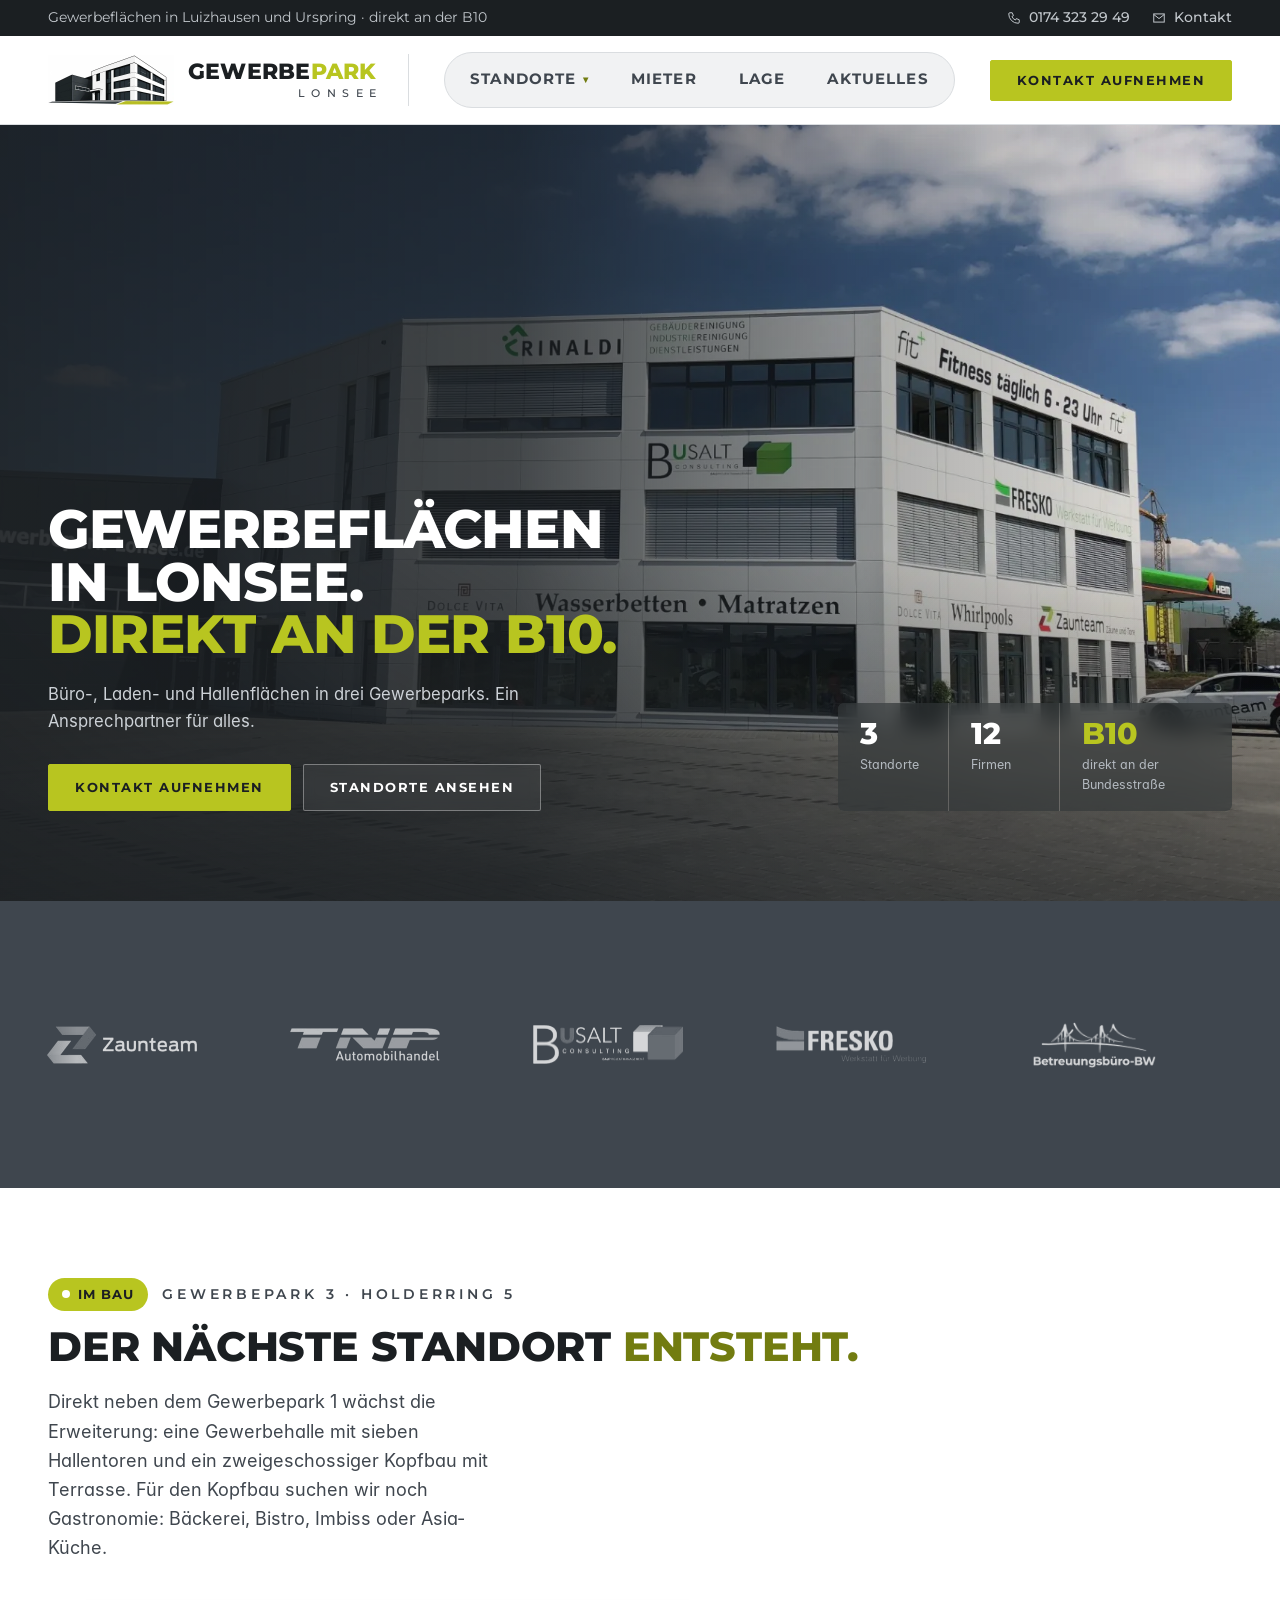
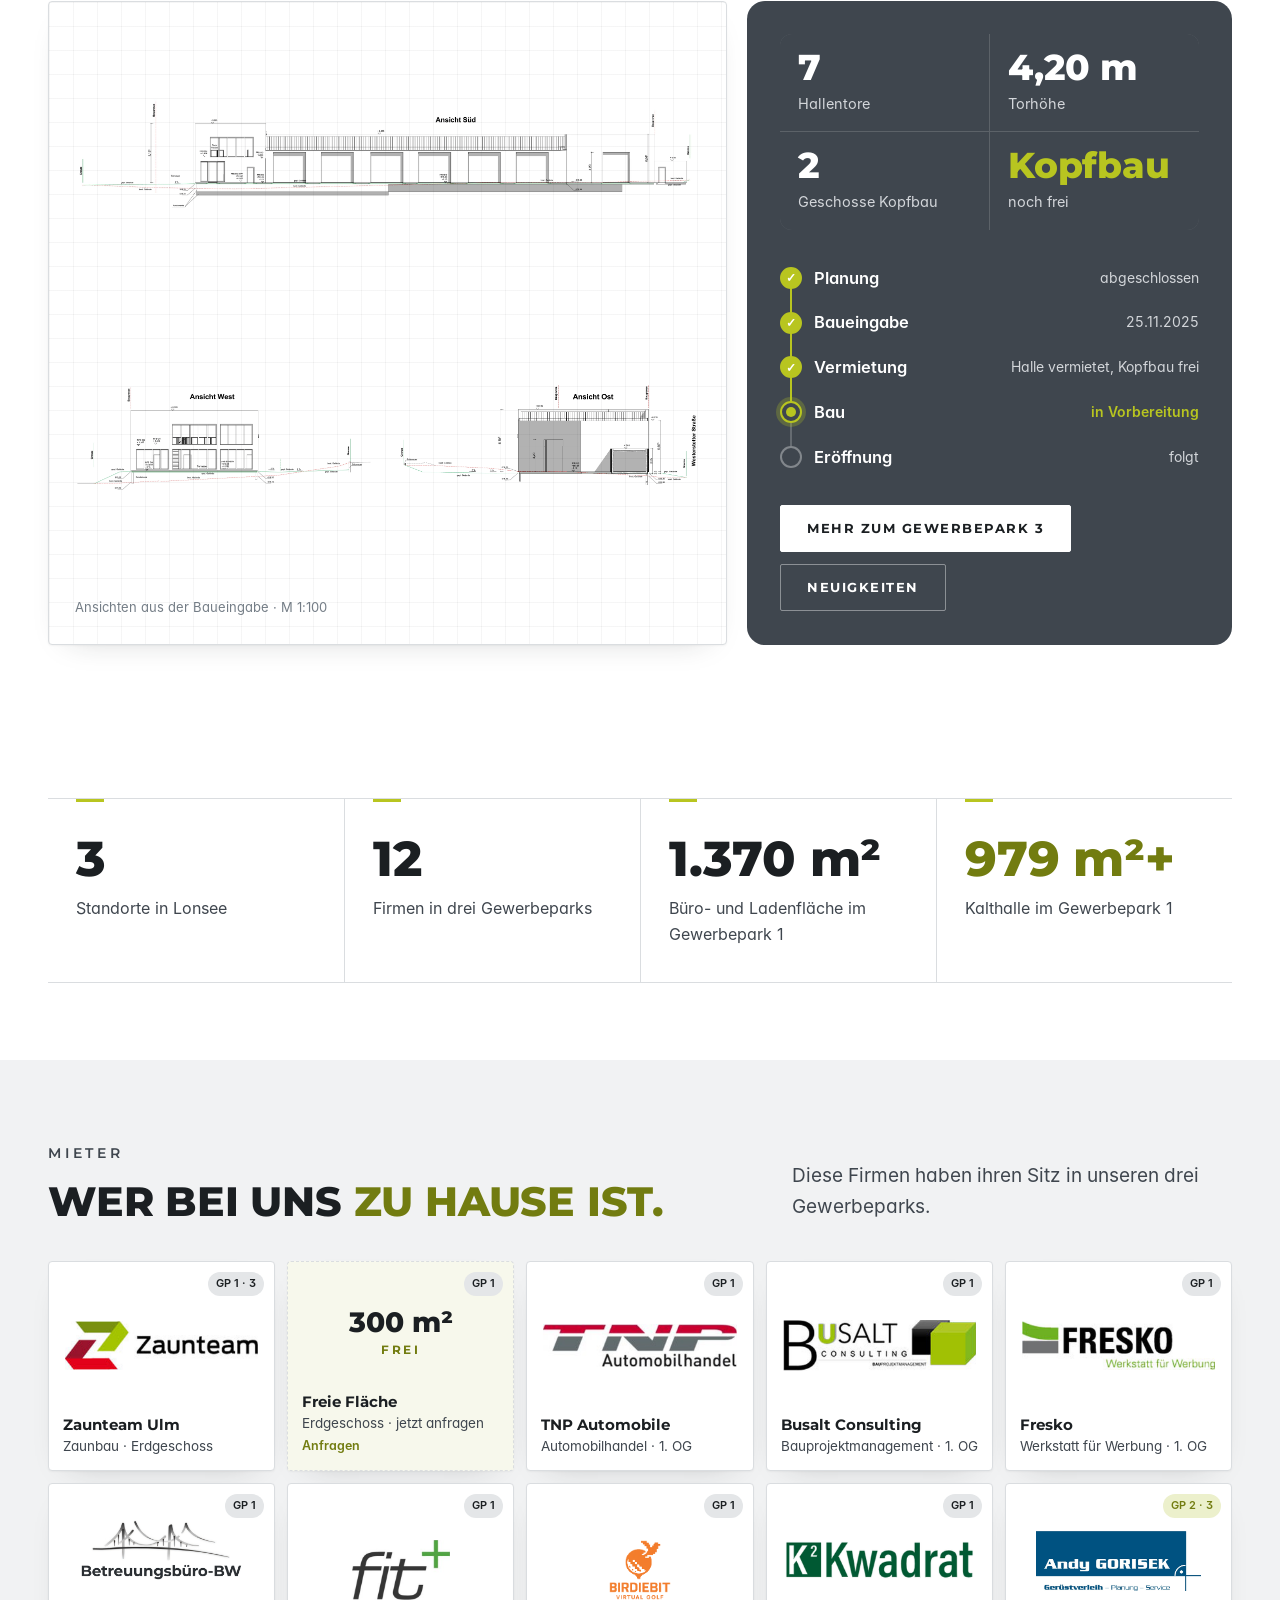
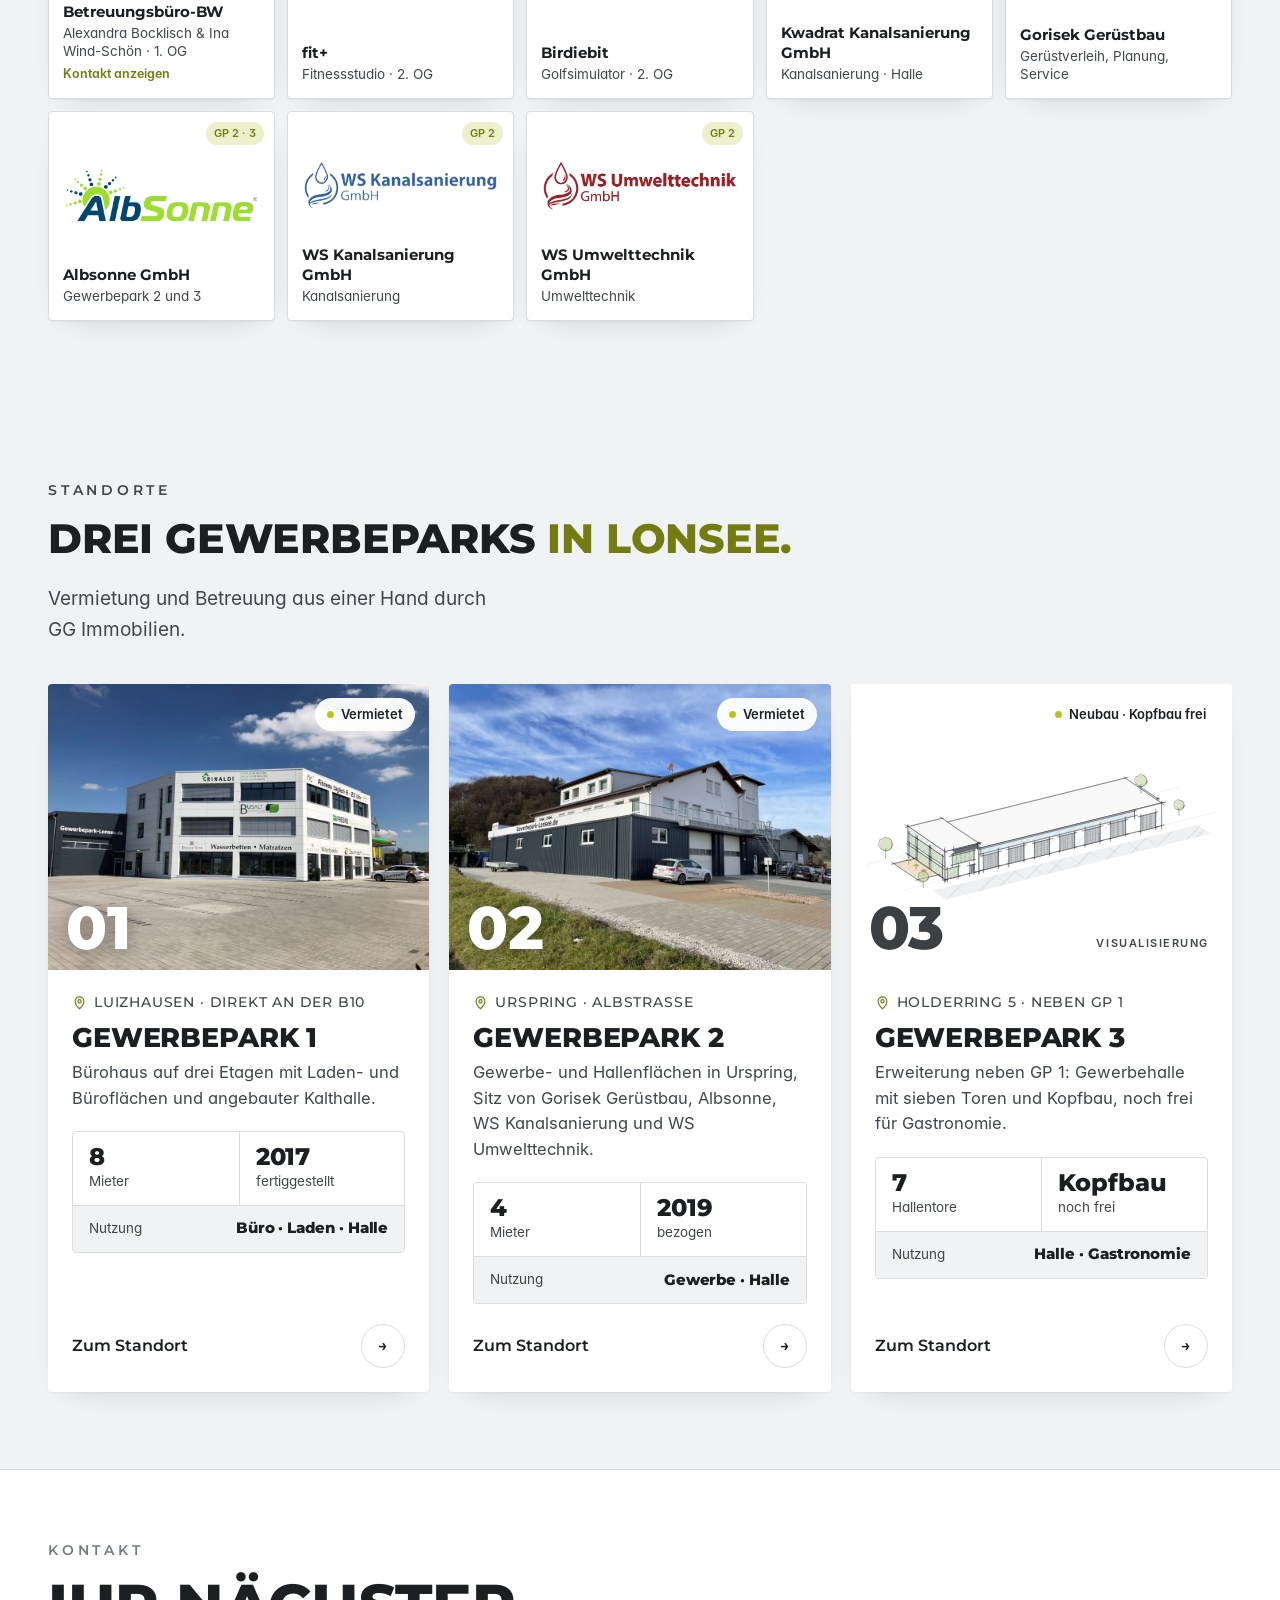
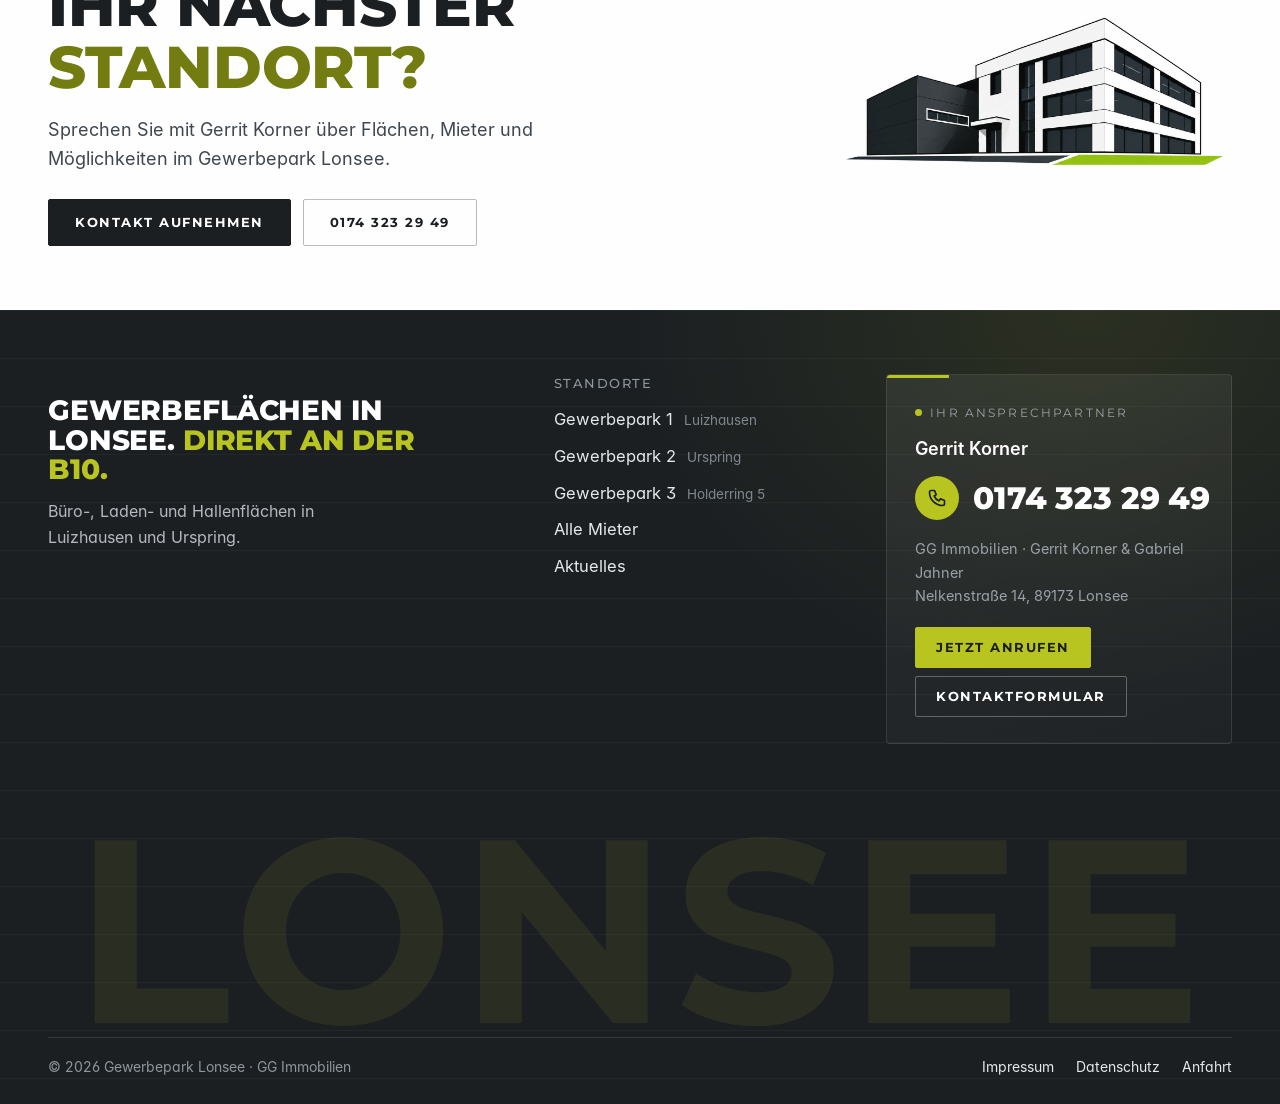
<file: gewerbepark-lonsee/index.html>
<!doctype html>
<html lang="de">
<head>
<meta charset="utf-8">
<meta name="viewport" content="width=device-width, initial-scale=1, viewport-fit=cover">
<title>Gewerbepark Lonsee – Gewerbeflächen direkt an der B10</title>
<meta name="description" content="Büro-, Laden- und Hallenflächen in Lonsee-Luizhausen und Urspring, direkt an der B10 zwischen Ulm und Geislingen. Drei Gewerbeparks, ein Ansprechpartner.">
<link rel="canonical" href="https://gewerbepark-lonsee.de/">
<meta property="og:url" content="https://gewerbepark-lonsee.de/">
<meta name="twitter:card" content="summary_large_image">
<meta property="og:type" content="website">
<meta property="og:title" content="Gewerbepark Lonsee – Gewerbeflächen direkt an der B10">
<meta property="og:description" content="Büro-, Laden- und Hallenflächen in Lonsee-Luizhausen und Urspring, direkt an der B10 zwischen Ulm und Geislingen. Drei Gewerbeparks, ein Ansprechpartner.">
<meta property="og:image" content="https://gewerbepark-lonsee.de/assets/img/og-logo.jpg">
<meta property="og:image:width" content="1200">
<meta property="og:image:height" content="630">
<meta property="og:image:alt" content="Gewerbepark Lonsee – Logo">
<meta name="twitter:image" content="https://gewerbepark-lonsee.de/assets/img/og-logo.jpg">
<meta property="og:locale" content="de_DE">
<meta name="theme-color" content="#1B1F22">
<link rel="icon" href="favicon-32.png?v=202610201709" sizes="32x32" type="image/png">
<link rel="icon" href="favicon-64.png?v=202610201709" sizes="64x64" type="image/png">
<link rel="apple-touch-icon" href="apple-touch-icon.png?v=202610201709">
<link rel="preload" href="assets/fonts/interd-500.woff" as="font" type="font/woff" crossorigin>
<link rel="preload" href="assets/fonts/inter-400.woff" as="font" type="font/woff" crossorigin>
<script>if(!matchMedia("(prefers-reduced-motion: reduce)").matches)document.documentElement.classList.add("anim")</script>
<link rel="stylesheet" href="assets/css/style.css?v=202610231458">
<script type="application/ld+json">{"@context": "https://schema.org", "@type": "Organization", "name": "Gewerbepark Lonsee", "legalName": "GG Immobilien, Gerrit Korner & Gabriel Jahner", "url": "https://gewerbepark-lonsee.de", "telephone": "+491743232949", "logo": "https://gewerbepark-lonsee.de/icon-512.png", "address": {"@type": "PostalAddress", "streetAddress": "Nelkenstraße 14", "postalCode": "89173", "addressLocality": "Lonsee", "addressCountry": "DE"}}</script>
</head>
<body>
<a class="skip" href="#inhalt">Zum Inhalt springen</a>
<div class="topbar"><div class="wrap">
 <span class="tb-l">Gewerbeflächen in Luizhausen und Urspring · direkt an der B10</span>
 <span class="tb-r"><a href="tel:+491743232949"><svg viewBox="0 0 24 24" aria-hidden="true"><path d="M5 3h4l2 5-2.5 1.5a11 11 0 0 0 6 6L16 13l5 2v4a2 2 0 0 1-2 2A16 16 0 0 1 3 5a2 2 0 0 1 2-2z"/></svg>0174 323 29 49</a><a href="kontakt.html"><svg viewBox="0 0 24 24" aria-hidden="true"><rect x="3" y="5" width="18" height="14"/><path d="M3 6l9 7 9-7"/></svg>Kontakt</a></span>
</div></div>
<header class="site-header"><div class="wrap bar">
  <a class="brand" href="index.html" aria-label="Gewerbepark Lonsee – Startseite"><span class="mk"><picture class="mk-l"><source srcset="assets/img/marke-hell.webp?v=202610201709" type="image/webp"><img src="assets/img/marke-hell.png?v=202610201709" alt="" width="504" height="200"></picture><picture class="mk-d"><source srcset="assets/img/marke-frei.webp?v=202610201709" type="image/webp"><img src="assets/img/marke-frei.png?v=202610201709" alt="" width="450" height="176"></picture></span><span class="wm2"><span class="w1">GEWERBE<em>PARK</em></span><span class="w2">LONSEE</span></span></a>
  <nav class="nav" aria-label="Hauptnavigation"><ul><li class="has-drop"><a href="standorte.html">Standorte <span class="car" aria-hidden="true">▾</span></a><div class="drop"><a href="gewerbepark-1.html"><img src="assets/img/gp1-front.webp" alt="" loading="lazy" style="object-position:50% 62%"><span><b>Gewerbepark 1</b><small>Luizhausen, direkt an der B10</small></span></a><a href="gewerbepark-2.html"><img src="assets/img/gp2-strasse.webp" alt="" loading="lazy" style="object-position:50% 58%"><span><b>Gewerbepark 2</b><small>Urspring, Albstraße</small></span></a><a href="gewerbepark-3.html"><img src="assets/img/gp3-west.webp?v=2" alt="" loading="lazy" style="object-fit:contain"><span><b>Gewerbepark 3</b><small>Holderring 5, neben Gewerbepark 1</small></span></a></div></li><li><a href="mieter.html">Mieter</a></li><li><a href="lage.html">Lage</a></li><li><a href="aktuelles.html">Aktuelles</a></li></ul>
   <a class="btn mobile-cta" href="kontakt.html">Kontakt aufnehmen <span class="ar">→</span></a><a class="m-tel" href="tel:+491743232949"><span class="m-ic"><svg viewBox="0 0 24 24" aria-hidden="true"><path d="M5 3h4l2 5-2.5 1.5a11 11 0 0 0 6 6L16 13l5 2v4a2 2 0 0 1-2 2A16 16 0 0 1 3 5a2 2 0 0 1 2-2z"/></svg></span><span><small>Gerrit Korner</small>0174 323 29 49</span></a></nav>
  <a class="btn sm cta" href="kontakt.html">Kontakt aufnehmen <span class="ar">→</span></a>
  <a class="m-call" href="tel:+491743232949" aria-label="Gerrit Korner anrufen"><svg viewBox="0 0 24 24" aria-hidden="true"><path d="M5 3h4l2 5-2.5 1.5a11 11 0 0 0 6 6L16 13l5 2v4a2 2 0 0 1-2 2A16 16 0 0 1 3 5a2 2 0 0 1 2-2z"/></svg></a>
  <button class="burger" type="button" aria-label="Menü öffnen" aria-expanded="false"><span></span></button>
 </div></header>
<main id="inhalt">

<section class="hero2"><div class="wrap">
 <div class="hx-img h2-media"><picture><source srcset="assets/img/gp1-front.webp" type="image/webp"><img src="assets/img/gp1-front.jpg" alt="Gewerbepark 1 in Luizhausen mit den Schildern der Mieter" fetchpriority="high"></picture>
  <div class="h2-shade" aria-hidden="true"></div>
  <div class="h2-content">
   <h1>Gewerbeflächen in Lonsee. <em>Direkt an der B10.</em></h1>
   <p class="hx-lead">Büro-, Laden- und Hallenflächen in drei Gewerbeparks. Ein Ansprechpartner für alles.</p>
   <div class="btn-row"><a class="btn h2-pri" href="kontakt.html">Kontakt aufnehmen</a><a class="btn h2-sec" href="standorte.html">Standorte ansehen</a></div>
  </div>
  <ul class="h2-facts" aria-label="Kurz und knapp"><li><b>3</b><span>Standorte</span></li><li><b>12</b><span>Firmen</span></li><li><b>B10</b><span>direkt an der Bundesstraße</span></li></ul>
 </div>
</div></section>

<section class="marquee dark" aria-label="Unsere Mieter"> <div class="track"><ul><li><a href="mieter.html" title="Zaunteam Ulm"><img src="assets/logos/hell/zaunteam.png" alt="Zaunteam Ulm" loading="lazy"></a></li><li><a href="mieter.html" title="TNP Automobile"><img src="assets/logos/hell/tnp.png" alt="TNP Automobile" loading="lazy"></a></li><li><a href="mieter.html" title="Busalt Consulting"><img src="assets/logos/hell/busalt.png" alt="Busalt Consulting" loading="lazy"></a></li><li><a href="mieter.html" title="Fresko"><img src="assets/logos/hell/fresko.png" alt="Fresko" loading="lazy"></a></li><li><a href="mieter.html" title="Betreuungsbüro-BW"><img src="assets/logos/hell/bw.png?v=202610231459" alt="Betreuungsbüro-BW" loading="lazy"></a></li><li><a href="mieter.html" title="fit+"><img src="assets/logos/hell/fitplus.png" alt="fit+" loading="lazy"></a></li><li><a href="mieter.html" title="Birdiebit"><img src="assets/logos/hell/birdiebit.png" alt="Birdiebit" loading="lazy"></a></li><li><a href="mieter.html" title="Kwadrat Kanalsanierung GmbH"><img src="assets/logos/hell/kwadrat.png" alt="Kwadrat Kanalsanierung GmbH" loading="lazy"></a></li><li><a href="mieter.html" title="Gorisek Gerüstbau"><img src="assets/logos/hell/gorisek.png" alt="Gorisek Gerüstbau" loading="lazy"></a></li><li><a href="mieter.html" title="Albsonne GmbH"><img src="assets/logos/hell/albsonne.png" alt="Albsonne GmbH" loading="lazy"></a></li><li><a href="mieter.html" title="WS Kanalsanierung GmbH"><img src="assets/logos/hell/ws-kanalsanierung.png" alt="WS Kanalsanierung GmbH" loading="lazy"></a></li><li><a href="mieter.html" title="WS Umwelttechnik GmbH"><img src="assets/logos/hell/ws-umwelttechnik.png" alt="WS Umwelttechnik GmbH" loading="lazy"></a></li><li aria-hidden="true"><a tabindex="-1" href="mieter.html" title="Zaunteam Ulm"><img src="assets/logos/hell/zaunteam.png" alt="Zaunteam Ulm" loading="lazy"></a></li><li aria-hidden="true"><a tabindex="-1" href="mieter.html" title="TNP Automobile"><img src="assets/logos/hell/tnp.png" alt="TNP Automobile" loading="lazy"></a></li><li aria-hidden="true"><a tabindex="-1" href="mieter.html" title="Busalt Consulting"><img src="assets/logos/hell/busalt.png" alt="Busalt Consulting" loading="lazy"></a></li><li aria-hidden="true"><a tabindex="-1" href="mieter.html" title="Fresko"><img src="assets/logos/hell/fresko.png" alt="Fresko" loading="lazy"></a></li><li aria-hidden="true"><a tabindex="-1" href="mieter.html" title="Betreuungsbüro-BW"><img src="assets/logos/hell/bw.png?v=202610231459" alt="Betreuungsbüro-BW" loading="lazy"></a></li><li aria-hidden="true"><a tabindex="-1" href="mieter.html" title="fit+"><img src="assets/logos/hell/fitplus.png" alt="fit+" loading="lazy"></a></li><li aria-hidden="true"><a tabindex="-1" href="mieter.html" title="Birdiebit"><img src="assets/logos/hell/birdiebit.png" alt="Birdiebit" loading="lazy"></a></li><li aria-hidden="true"><a tabindex="-1" href="mieter.html" title="Kwadrat Kanalsanierung GmbH"><img src="assets/logos/hell/kwadrat.png" alt="Kwadrat Kanalsanierung GmbH" loading="lazy"></a></li><li aria-hidden="true"><a tabindex="-1" href="mieter.html" title="Gorisek Gerüstbau"><img src="assets/logos/hell/gorisek.png" alt="Gorisek Gerüstbau" loading="lazy"></a></li><li aria-hidden="true"><a tabindex="-1" href="mieter.html" title="Albsonne GmbH"><img src="assets/logos/hell/albsonne.png" alt="Albsonne GmbH" loading="lazy"></a></li><li aria-hidden="true"><a tabindex="-1" href="mieter.html" title="WS Kanalsanierung GmbH"><img src="assets/logos/hell/ws-kanalsanierung.png" alt="WS Kanalsanierung GmbH" loading="lazy"></a></li><li aria-hidden="true"><a tabindex="-1" href="mieter.html" title="WS Umwelttechnik GmbH"><img src="assets/logos/hell/ws-umwelttechnik.png" alt="WS Umwelttechnik GmbH" loading="lazy"></a></li></ul></div>
</section>
<section class="gp3feat"><div class="wrap">
 <div class="g3-head">
  <div><span class="g3-badge"><i></i>Im Bau</span><span class="kicker" style="margin-left:14px">Gewerbepark 3 · Holderring 5</span>
   <h2>Der nächste Standort <em>entsteht.</em></h2></div>
  <p class="sub">Direkt neben dem Gewerbepark 1 wächst die Erweiterung: eine Gewerbehalle mit sieben Hallentoren und ein zweigeschossiger Kopfbau mit Terrasse. Für den Kopfbau suchen wir noch Gastronomie: Bäckerei, Bistro, Imbiss oder Asia-Küche.</p>
 </div>
 <div class="g3-grid">
  <div class="g3-plan">
   <picture><source srcset="assets/img/gp3-sued.webp?v=2" type="image/webp"><img src="assets/img/gp3-sued.png?v=2" alt="Gewerbepark 3, Ansicht Süd aus der Baueingabe" loading="lazy"></picture>
   <div class="g3-two">
    <picture><source srcset="assets/img/gp3-west.webp?v=2" type="image/webp"><img src="assets/img/gp3-west.png?v=2" alt="Gewerbepark 3, Ansicht West" loading="lazy"></picture>
    <picture><source srcset="assets/img/gp3-ost.webp" type="image/webp"><img src="assets/img/gp3-ost.png" alt="Gewerbepark 3, Ansicht Ost" loading="lazy"></picture>
   </div>
   <span class="g3-cap">Ansichten aus der Baueingabe · M 1:100</span>
  </div>
  <div class="g3-info">
   <div class="g3-facts">
    <div><b>7</b><span>Hallentore</span></div>
    <div><b>4,20 m</b><span>Torhöhe</span></div>
    <div><b>2</b><span>Geschosse Kopfbau</span></div>
    <div><b>Kopfbau</b><span>noch frei</span></div>
   </div>
   <ol class="g3-steps"><li class="done"><span class="dot"></span><b>Planung</b><small>abgeschlossen</small></li><li class="done"><span class="dot"></span><b>Baueingabe</b><small>25.11.2025</small></li><li class="done"><span class="dot"></span><b>Vermietung</b><small>Halle vermietet, Kopfbau frei</small></li><li class="now"><span class="dot"></span><b>Bau</b><small>in Vorbereitung</small></li><li class="next"><span class="dot"></span><b>Eröffnung</b><small>folgt</small></li></ol>
   <div class="btn-row"><a class="btn" href="gewerbepark-3.html">Mehr zum Gewerbepark 3 <span class="ar">→</span></a><a class="btn ghost" href="aktuelles.html">Neuigkeiten</a></div>
  </div>
 </div>
</div></section>


<section class="section"><div class="wrap">
 <div class="stats">
  <div><b>3</b><span>Standorte in Lonsee</span></div>
  <div><b>12</b><span>Firmen in drei Gewerbeparks</span></div>
  <div><b>1.400 m²</b><span>Büro- und Ladenfläche im Gewerbepark 1</span></div>
  <div><b>1.000 m²+</b><span>Kalthalle im Gewerbepark 1</span></div>
 </div>
</div></section>


<section class="section home-tenants" id="mieter"><div class="wrap">
 <div class="sec-head"><div><span class="kicker">Mieter</span><h2>Wer bei uns <em>zu Hause ist.</em></h2></div>
  <p class="sub">Diese Firmen haben ihren Sitz in unseren drei Gewerbeparks.</p></div>
 <div class="tenants"><a class="tenant" data-gp="1 3" href="https://www.zaunteam.de/de/ihr-partner/89173-de-zaunteam-ulm/ueber-uns/" target="_blank" rel="noopener"><span class="gp">GP 1 · 3</span><div class="lg"><img src="assets/logos/zaunteam.png" alt="Logo Zaunteam Ulm" loading="lazy"></div><div class="nm"><b>Zaunteam Ulm</b><small>Zaunbau · Erdgeschoss</small></div></a><a class="tenant free" data-gp="1" href="kontakt.html"><span class="gp">GP 1</span><div class="lg lg-free"><b>300 m²</b><span>frei</span></div><div class="nm"><b>Freie Fläche</b><small>Erdgeschoss · jetzt anfragen</small><span class="ct">Anfragen</span></div></a><a class="tenant" data-gp="1" href="https://tnp-auto.de/" target="_blank" rel="noopener"><span class="gp">GP 1</span><div class="lg"><img src="assets/logos/tnp.png" alt="Logo TNP Automobile" loading="lazy"></div><div class="nm"><b>TNP Automobile</b><small>Automobilhandel · 1.&nbsp;OG</small></div></a><a class="tenant" data-gp="1" href="https://www.busalt-consulting.de/" target="_blank" rel="noopener"><span class="gp">GP 1</span><div class="lg"><img src="assets/logos/busalt.png" alt="Logo Busalt Consulting" loading="lazy"></div><div class="nm"><b>Busalt Consulting</b><small>Bauprojekt&shy;management · 1.&nbsp;OG</small></div></a><a class="tenant" data-gp="1" href="https://www.fresko.de/" target="_blank" rel="noopener"><span class="gp">GP 1</span><div class="lg"><img src="assets/logos/fresko.png" alt="Logo Fresko" loading="lazy"></div><div class="nm"><b>Fresko</b><small>Werkstatt für Werbung · 1.&nbsp;OG</small></div></a><a class="tenant" data-gp="1" href="mieter.html#kontakt-bw"><span class="gp">GP 1</span><div class="lg"><img src="assets/logos/bw.png?v=202610231459" alt="Logo Betreuungsbüro-BW" loading="lazy"></div><div class="nm"><b>Betreuungsbüro-BW</b><small>Alexandra Bocklisch &amp; Ina Wind-Schön · 1.&nbsp;OG</small><span class="ct">Kontakt anzeigen</span></div></a><a class="tenant" data-gp="1" href="https://lonsee.fitplus-club.de/" target="_blank" rel="noopener"><span class="gp">GP 1</span><div class="lg"><img src="assets/logos/fitplus.png" alt="Logo fit+" loading="lazy"></div><div class="nm"><b>fit+</b><small>Fitnessstudio · 2.&nbsp;OG</small></div></a><a class="tenant" data-gp="1" href="https://www.birdiebit.de/" target="_blank" rel="noopener"><span class="gp">GP 1</span><div class="lg"><img src="assets/logos/birdiebit.png" alt="Logo Birdiebit" loading="lazy"></div><div class="nm"><b>Birdiebit</b><small>Golfsimulator · 2.&nbsp;OG</small></div></a><a class="tenant" data-gp="1" href="https://www.kwadrat-sanierung.de/" target="_blank" rel="noopener"><span class="gp">GP 1</span><div class="lg"><img src="assets/logos/kwadrat.png" alt="Logo Kwadrat Kanalsanierung GmbH" loading="lazy"></div><div class="nm"><b>Kwadrat Kanalsanierung GmbH</b><small>Kanalsanierung · Halle</small></div></a><a class="tenant" data-gp="2 3" href="https://www.geruestverleih-lonsee.de/" target="_blank" rel="noopener"><span class="gp g2">GP 2 · 3</span><div class="lg"><img src="assets/logos/gorisek.png" alt="Logo Gorisek Gerüstbau" loading="lazy"></div><div class="nm"><b>Gorisek Gerüstbau</b><small>Gerüstverleih, Planung, Service</small></div></a><a class="tenant" data-gp="2 3" href="https://www.albsonne.de/" target="_blank" rel="noopener"><span class="gp g2">GP 2 · 3</span><div class="lg"><img src="assets/logos/albsonne.png" alt="Logo Albsonne GmbH" loading="lazy"></div><div class="nm"><b>Albsonne GmbH</b><small>Gewerbepark 2 und 3</small></div></a><a class="tenant" data-gp="2" href="https://ws-kanalsanierung.de/" target="_blank" rel="noopener"><span class="gp g2">GP 2</span><div class="lg"><img src="assets/logos/ws-kanalsanierung.png" alt="Logo WS Kanalsanierung GmbH" loading="lazy"></div><div class="nm"><b>WS Kanalsanierung GmbH</b><small>Kanalsanierung</small></div></a><a class="tenant" data-gp="2" href="https://ws-umwelttechnik.de/" target="_blank" rel="noopener"><span class="gp g2">GP 2</span><div class="lg"><img src="assets/logos/ws-umwelttechnik.png" alt="Logo WS Umwelttechnik GmbH" loading="lazy"></div><div class="nm"><b>WS Umwelttechnik GmbH</b><small>Umwelttechnik</small></div></a></div>
</div></section>

<section class="section tint-sage"><div class="wrap">
 <div class="sec-head"><div><span class="kicker">Standorte</span><h2>Drei Gewerbeparks <em>in Lonsee.</em></h2></div>
  <p class="sub">Vermietung und Betreuung aus einer Hand durch GG Immobilien.</p></div>
 <div class="cards3"><a class="card3 c-steel" href="gewerbepark-1.html">
 <div class="img"><picture><source srcset="assets/img/gp1-front.webp" type="image/webp"><img src="assets/img/gp1-front.jpg" alt="Gewerbepark 1 in Luizhausen" loading="lazy" decoding="async" style="object-position:55% 45%"></picture><span class="num">01</span><span class="st">Vermietet</span></div>
 <div class="body"><div class="loc"><svg viewBox="0 0 24 24" aria-hidden="true"><path d="M12 22s7-6.2 7-12a7 7 0 1 0-14 0c0 5.8 7 12 7 12z"/><circle cx="12" cy="10" r="2.6"/></svg>Luizhausen · direkt an der B10</div><h3>Gewerbepark 1</h3><p>Bürohaus auf drei Etagen mit Laden- und Büroflächen und angebauter Kalthalle.</p>
  <ul class="facts3"><li><b>8</b><span>Mieter</span></li><li><b>2017</b><span>fertiggestellt</span></li><li class="use"><span>Nutzung</span><b>Büro · Laden · Halle</b></li></ul>
  <span class="go"><span>Zum Standort</span><i aria-hidden="true">→</i></span></div></a><a class="card3 c-sage" href="gewerbepark-2.html">
 <div class="img"><picture><source srcset="assets/img/gp2-strasse.webp" type="image/webp"><img src="assets/img/gp2-strasse.jpg" alt="Gewerbepark 2 in Urspring" loading="lazy" decoding="async" style="object-position:40% 60%"></picture><span class="num">02</span><span class="st">Vermietet</span></div>
 <div class="body"><div class="loc"><svg viewBox="0 0 24 24" aria-hidden="true"><path d="M12 22s7-6.2 7-12a7 7 0 1 0-14 0c0 5.8 7 12 7 12z"/><circle cx="12" cy="10" r="2.6"/></svg>Urspring · Albstraße</div><h3>Gewerbepark 2</h3><p>Gewerbe- und Hallenflächen in Urspring, Sitz von Gorisek Gerüstbau, Albsonne, WS Kanalsanierung und WS Umwelttechnik.</p>
  <ul class="facts3"><li><b>4</b><span>Mieter</span></li><li><b>2019</b><span>bezogen</span></li><li class="use"><span>Nutzung</span><b>Gewerbe · Halle</b></li></ul>
  <span class="go"><span>Zum Standort</span><i aria-hidden="true">→</i></span></div></a><a class="card3 c-sand" href="gewerbepark-3.html">
 <div class="img"><img class="modell" src="assets/img/gp3-modell.svg?v=6" alt="Skizze Gewerbepark 3: Kopfbau und Halle mit sieben Toren" loading="lazy" decoding="async"><span class="viz">Visualisierung</span><span class="num">03</span><span class="st">Neubau · Kopfbau frei</span></div>
 <div class="body"><div class="loc"><svg viewBox="0 0 24 24" aria-hidden="true"><path d="M12 22s7-6.2 7-12a7 7 0 1 0-14 0c0 5.8 7 12 7 12z"/><circle cx="12" cy="10" r="2.6"/></svg>Holderring 5 · neben GP 1</div><h3>Gewerbepark 3</h3><p>Erweiterung neben GP 1: Gewerbehalle mit sieben Toren und Kopfbau, noch frei für Gastronomie.</p>
  <ul class="facts3"><li><b>7</b><span>Hallentore</span></li><li><b>Kopfbau</b><span>noch frei</span></li><li class="use"><span>Nutzung</span><b>Halle · Gastronomie</b></li></ul>
  <span class="go"><span>Zum Standort</span><i aria-hidden="true">→</i></span></div></a></div>
</div></section>


<section class="closing2"><div class="wrap cl-grid">
 <div><span class="kicker">Kontakt</span>
  <p class="big">Ihr nächster <em>Standort?</em></p>
  <p class="cl-p">Sprechen Sie mit Gerrit Korner über Flächen, Mieter und Möglichkeiten im Gewerbepark Lonsee.</p>
  <div class="btn-row"><a class="btn" href="kontakt.html">Kontakt aufnehmen <span class="ar">→</span></a><a class="btn ghost" href="tel:+491743232949">0174 323 29 49</a></div></div>
 <button type="button" class="cl-art" aria-pressed="false" aria-label="Foto des Gewerbepark 1 anzeigen"><span class="cl-draw"><picture class="cl-bld"><source srcset="assets/img/marke-original.webp?v=202610201805" type="image/webp"><img src="assets/img/marke-original.png?v=202610201805" alt="" width="1448" height="680" loading="lazy"></picture></span><span class="cl-photo"><picture><source srcset="assets/img/gp1-front.webp" type="image/webp"><img src="assets/img/gp1-front.jpg" alt="Gewerbepark 1 in Luizhausen" loading="lazy" decoding="async"></picture></span></button>
</div></section>

</main>
<footer class="site-footer"><div class="wrap">
 <div class="f-top">
  <div class="f-brand"><a class="brand" href="index.html" aria-label="Gewerbepark Lonsee – Startseite"><span class="mk"><picture class="mk-l"><source srcset="assets/img/marke-hell.webp?v=202610201709" type="image/webp"><img src="assets/img/marke-hell.png?v=202610201709" alt="" width="504" height="200"></picture><picture class="mk-d"><source srcset="assets/img/marke-frei.webp?v=202610201709" type="image/webp"><img src="assets/img/marke-frei.png?v=202610201709" alt="" width="450" height="176"></picture></span><span class="wm2"><span class="w1">GEWERBE<em>PARK</em></span><span class="w2">LONSEE</span></span></a>
   <p class="f-line">Gewerbeflächen in Lonsee. <em>Direkt an der B10.</em></p>
   <p class="f-sub">Büro-, Laden- und Hallenflächen in Luizhausen und Urspring.</p></div>
  <div class="f-col"><span class="lbl">Standorte</span><ul><li><a href="gewerbepark-1.html">Gewerbepark 1 <small>Luizhausen</small></a></li><li><a href="gewerbepark-2.html">Gewerbepark 2 <small>Urspring</small></a></li><li><a href="gewerbepark-3.html">Gewerbepark 3 <small>Holderring 5</small></a></li><li><a href="mieter.html">Alle Mieter</a></li><li><a href="aktuelles.html">Aktuelles</a></li></ul></div>
  <div class="f-card"><span class="lbl">Ihr Ansprechpartner</span>
   <b class="f-name">Gerrit Korner</b>
   <a class="f-tel" href="tel:+491743232949"><span class="f-ic"><svg viewBox="0 0 24 24" aria-hidden="true"><path d="M5 3h4l2 5-2.5 1.5a11 11 0 0 0 6 6L16 13l5 2v4a2 2 0 0 1-2 2A16 16 0 0 1 3 5a2 2 0 0 1 2-2z"/></svg></span><span>0174 323 29 49</span></a>
   <p class="f-adr">GG Immobilien · Gerrit Korner &amp; Gabriel Jahner<br>Nelkenstraße 14, 89173 Lonsee</p>
   <div class="f-btns"><a class="btn sm f-call" href="tel:+491743232949">Jetzt anrufen</a><a class="btn sm f-form" href="kontakt.html">Kontaktformular</a></div></div>
 </div>
 <div class="f-mega" aria-hidden="true"><span>LONSEE</span></div>
 <div class="f-bottom"><span>© <span data-year>2026</span> Gewerbepark Lonsee · GG Immobilien</span><nav aria-label="Rechtliches"><a href="impressum.html">Impressum</a><a href="datenschutz.html">Datenschutz</a><a href="lage.html">Anfahrt</a></nav></div>
</div></footer>
<script src="assets/js/main.js?v=202610231458" defer></script>
</body>
</html>
</file>
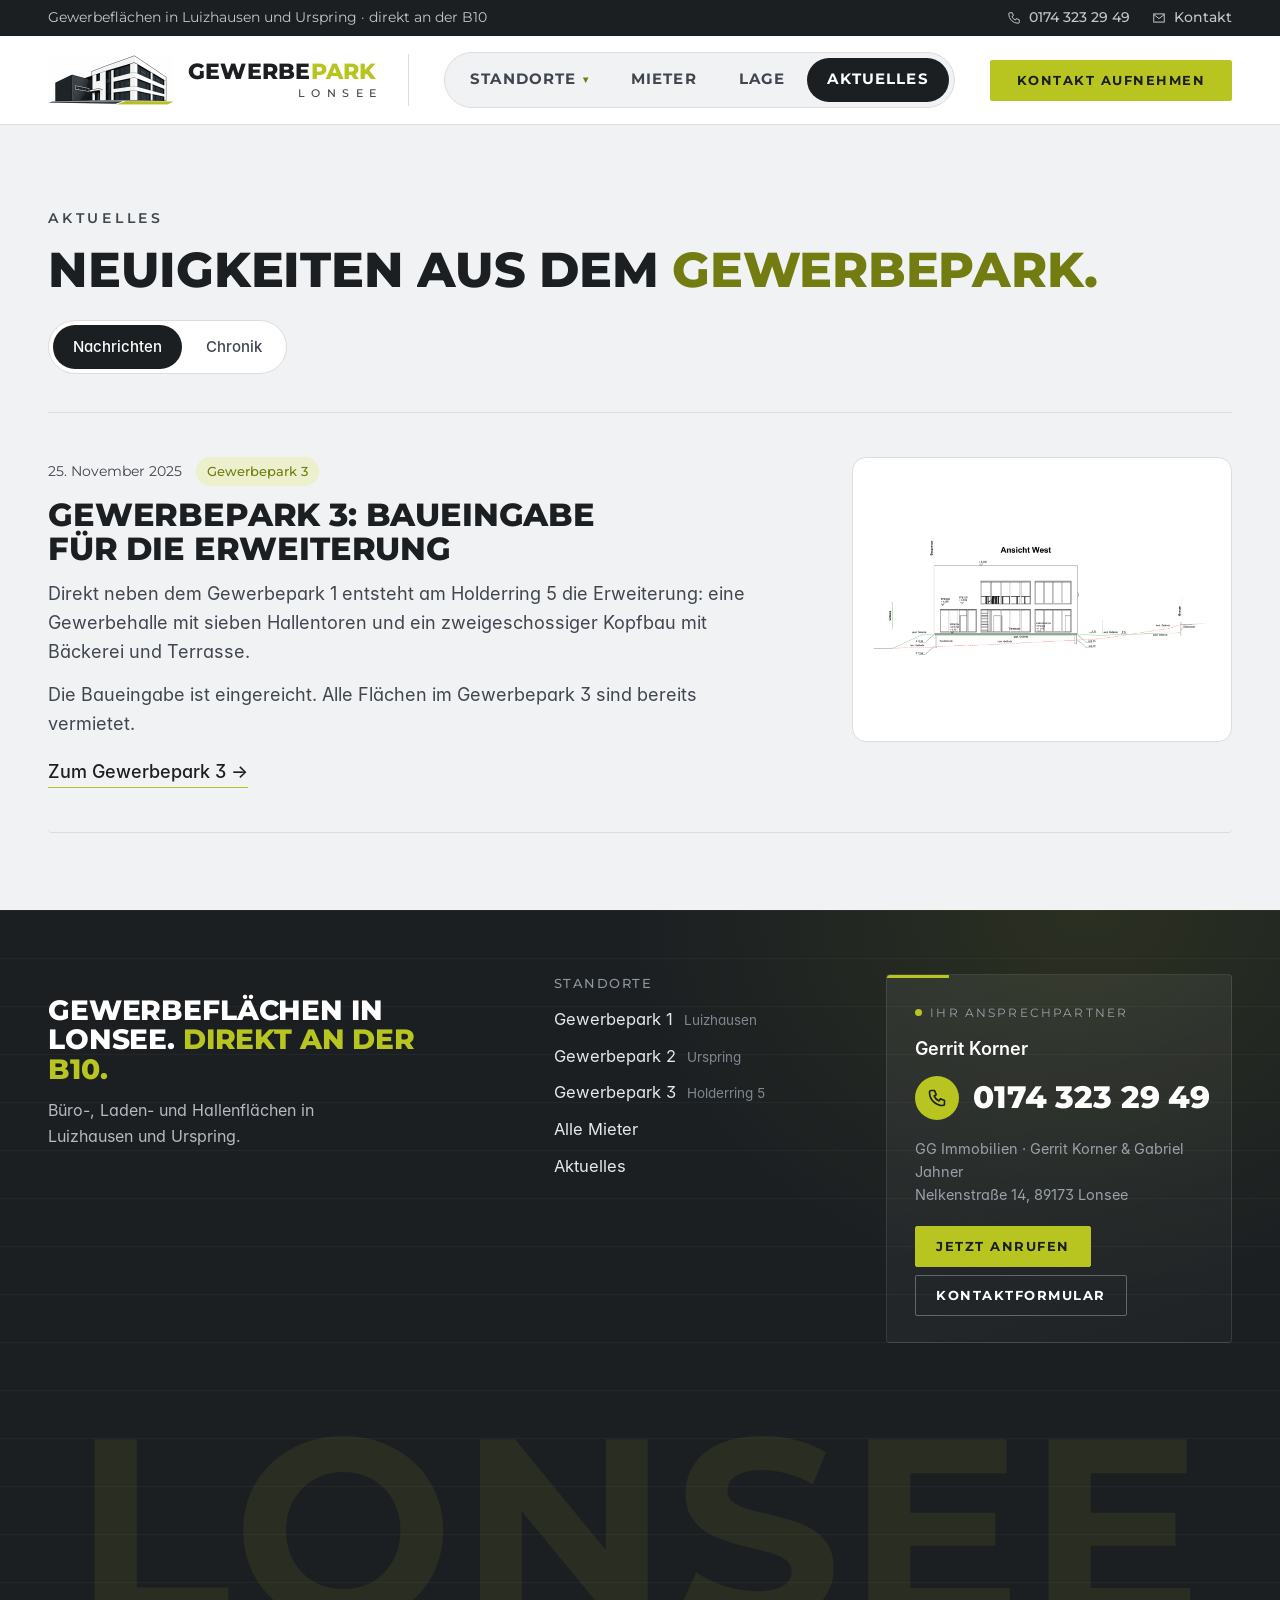
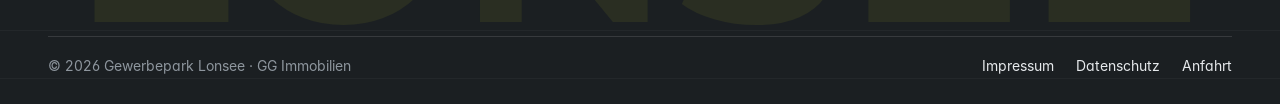
<file: gewerbepark-lonsee/aktuelles.html>
<!doctype html>
<html lang="de">
<head>
<meta charset="utf-8">
<meta name="viewport" content="width=device-width, initial-scale=1, viewport-fit=cover">
<title>Aktuelles – Gewerbepark Lonsee</title>
<meta name="description" content="Nachrichten aus dem Gewerbepark Lonsee und die Chronik vom Rohbau 2016 bis zur Erweiterung Gewerbepark 3.">
<link rel="canonical" href="https://gewerbepark-lonsee.de/aktuelles">
<meta property="og:url" content="https://gewerbepark-lonsee.de/aktuelles">
<meta name="twitter:card" content="summary_large_image">
<meta property="og:type" content="website">
<meta property="og:title" content="Aktuelles und Chronik – Gewerbepark Lonsee">
<meta property="og:description" content="Nachrichten aus dem Gewerbepark Lonsee und die Chronik vom Rohbau 2016 bis zur Erweiterung Gewerbepark 3.">
<meta property="og:image" content="https://gewerbepark-lonsee.de/assets/img/og-logo.jpg">
<meta property="og:image:width" content="1200">
<meta property="og:image:height" content="630">
<meta property="og:image:alt" content="Gewerbepark Lonsee – Logo">
<meta name="twitter:image" content="https://gewerbepark-lonsee.de/assets/img/og-logo.jpg">
<meta property="og:locale" content="de_DE">
<meta name="theme-color" content="#1B1F22">
<link rel="icon" href="favicon-32.png?v=202610201709" sizes="32x32" type="image/png">
<link rel="icon" href="favicon-64.png?v=202610201709" sizes="64x64" type="image/png">
<link rel="apple-touch-icon" href="apple-touch-icon.png?v=202610201709">
<link rel="preload" href="assets/fonts/interd-500.woff" as="font" type="font/woff" crossorigin>
<link rel="preload" href="assets/fonts/inter-400.woff" as="font" type="font/woff" crossorigin>
<script>if(!matchMedia("(prefers-reduced-motion: reduce)").matches)document.documentElement.classList.add("anim")</script>
<link rel="stylesheet" href="assets/css/style.css?v=202610231458">
</head>
<body>
<a class="skip" href="#inhalt">Zum Inhalt springen</a>
<div class="topbar"><div class="wrap">
 <span class="tb-l">Gewerbeflächen in Luizhausen und Urspring · direkt an der B10</span>
 <span class="tb-r"><a href="tel:+491743232949"><svg viewBox="0 0 24 24" aria-hidden="true"><path d="M5 3h4l2 5-2.5 1.5a11 11 0 0 0 6 6L16 13l5 2v4a2 2 0 0 1-2 2A16 16 0 0 1 3 5a2 2 0 0 1 2-2z"/></svg>0174 323 29 49</a><a href="kontakt.html"><svg viewBox="0 0 24 24" aria-hidden="true"><rect x="3" y="5" width="18" height="14"/><path d="M3 6l9 7 9-7"/></svg>Kontakt</a></span>
</div></div>
<header class="site-header"><div class="wrap bar">
  <a class="brand" href="index.html" aria-label="Gewerbepark Lonsee – Startseite"><span class="mk"><picture class="mk-l"><source srcset="assets/img/marke-hell.webp?v=202610201709" type="image/webp"><img src="assets/img/marke-hell.png?v=202610201709" alt="" width="504" height="200"></picture><picture class="mk-d"><source srcset="assets/img/marke-frei.webp?v=202610201709" type="image/webp"><img src="assets/img/marke-frei.png?v=202610201709" alt="" width="450" height="176"></picture></span><span class="wm2"><span class="w1">GEWERBE<em>PARK</em></span><span class="w2">LONSEE</span></span></a>
  <nav class="nav" aria-label="Hauptnavigation"><ul><li class="has-drop"><a href="standorte.html">Standorte <span class="car" aria-hidden="true">▾</span></a><div class="drop"><a href="gewerbepark-1.html"><img src="assets/img/gp1-front.webp" alt="" loading="lazy" style="object-position:50% 62%"><span><b>Gewerbepark 1</b><small>Luizhausen, direkt an der B10</small></span></a><a href="gewerbepark-2.html"><img src="assets/img/gp2-strasse.webp" alt="" loading="lazy" style="object-position:50% 58%"><span><b>Gewerbepark 2</b><small>Urspring, Albstraße</small></span></a><a href="gewerbepark-3.html"><img src="assets/img/gp3-west.webp?v=2" alt="" loading="lazy" style="object-fit:contain"><span><b>Gewerbepark 3</b><small>Holderring 5, neben Gewerbepark 1</small></span></a></div></li><li><a href="mieter.html">Mieter</a></li><li><a href="lage.html">Lage</a></li><li><a href="aktuelles.html" aria-current="page">Aktuelles</a></li></ul>
   <a class="btn mobile-cta" href="kontakt.html">Kontakt aufnehmen <span class="ar">→</span></a><a class="m-tel" href="tel:+491743232949"><span class="m-ic"><svg viewBox="0 0 24 24" aria-hidden="true"><path d="M5 3h4l2 5-2.5 1.5a11 11 0 0 0 6 6L16 13l5 2v4a2 2 0 0 1-2 2A16 16 0 0 1 3 5a2 2 0 0 1 2-2z"/></svg></span><span><small>Gerrit Korner</small>0174 323 29 49</span></a></nav>
  <a class="btn sm cta" href="kontakt.html">Kontakt aufnehmen <span class="ar">→</span></a>
  <a class="m-call" href="tel:+491743232949" aria-label="Gerrit Korner anrufen"><svg viewBox="0 0 24 24" aria-hidden="true"><path d="M5 3h4l2 5-2.5 1.5a11 11 0 0 0 6 6L16 13l5 2v4a2 2 0 0 1-2 2A16 16 0 0 1 3 5a2 2 0 0 1 2-2z"/></svg></a>
  <button class="burger" type="button" aria-label="Menü öffnen" aria-expanded="false"><span></span></button>
 </div></header>
<main id="inhalt">

<section class="section grey"><div class="wrap">
 <div class="sec-head"><div><div class="kicker">Aktuelles</div><h1>Neuigkeiten aus dem <em>Gewerbepark.</em></h1></div>
  <div class="tabs" role="tablist" aria-label="Aktuelles">
   <button type="button" role="tab" id="tab-n" aria-controls="panel-nachrichten" aria-selected="true">Nachrichten</button>
   <button type="button" role="tab" id="tab-c" aria-controls="panel-chronik" aria-selected="false">Chronik</button>
  </div></div>
 <div id="panel-nachrichten" role="tabpanel" aria-labelledby="tab-n">
  <div class="posts" data-news-list><p class="sub">Nachrichten werden geladen …</p></div>
 </div>
 <div id="panel-chronik" role="tabpanel" aria-labelledby="tab-c" hidden>
  <p class="sub" style="margin-bottom:28px">Wie der Gewerbepark Lonsee seit 2016 gewachsen ist: vom Rohbau zum Standort mit 12 Firmen.</p>
  <ol class="tl"><li class="top" style="grid-column:1 / span 2">
 <div class="box"><div class="d">Dez 2016</div><div class="t">Startschuss</div><div class="x">Planung des Gewerbeparks mit fast 1.400 m² Büro- und Ladenfläche direkt an der B10.</div></div><div class="stem"></div><span class="dot"></span></li><li class="bot" style="grid-column:2 / span 2">
 <div class="stem"></div><div class="box"><div class="d">Jan 2017</div><div class="t">Bodenplatte</div><div class="x">Die Bodenplatte ist betoniert, das erste Stockwerk steht.</div></div><span class="dot"></span></li><li class="top" style="grid-column:3 / span 2">
 <div class="box"><div class="d">Mär 2017</div><div class="t">Rohbau</div><div class="x">Rohbau des Bürogebäudes und Grundpfeiler der Halle stehen.</div></div><div class="stem"></div><span class="dot"></span></li><li class="bot" style="grid-column:4 / span 2">
 <div class="stem"></div><div class="box"><div class="d">Apr 2017</div><div class="t">Die Halle steht</div><div class="x">Die über 1.000 m² große Kalthalle ist fertig, die Fenster sind drin.</div></div><span class="dot"></span></li><li class="top" style="grid-column:5 / span 2">
 <div class="box"><div class="d">2017</div><div class="t">Einzug</div><div class="x">Die meisten Firmen nehmen ihren Betrieb im Gewerbepark 1 auf.</div></div><div class="stem"></div><span class="dot"></span></li><li class="bot" style="grid-column:6 / span 2">
 <div class="stem"></div><div class="box"><div class="d">Jun 2018</div><div class="t">Neue Mieter</div><div class="x">Das Ingenieurbüro Busalt zieht ein.</div></div><span class="dot"></span></li><li class="top" style="grid-column:7 / span 2">
 <div class="box"><div class="d">Jun 2019</div><div class="t">Gewerbepark 2</div><div class="x">Schaerer AG und Gorisek Gerüstbau beziehen den neuen Standort in Urspring. TNP kommt in den Gewerbepark 1.</div></div><div class="stem"></div><span class="dot"></span></li><li class="bot last" style="grid-column:8 / span 2">
 <div class="stem"></div><div class="box"><div class="d">Nov 2025</div><div class="t">Gewerbepark 3</div><div class="x">Baueingabe für die Erweiterung am Holderring 5.</div></div><span class="dot"></span></li></ol>
 </div>
</div></section>
</main>
<footer class="site-footer"><div class="wrap">
 <div class="f-top">
  <div class="f-brand"><a class="brand" href="index.html" aria-label="Gewerbepark Lonsee – Startseite"><span class="mk"><picture class="mk-l"><source srcset="assets/img/marke-hell.webp?v=202610201709" type="image/webp"><img src="assets/img/marke-hell.png?v=202610201709" alt="" width="504" height="200"></picture><picture class="mk-d"><source srcset="assets/img/marke-frei.webp?v=202610201709" type="image/webp"><img src="assets/img/marke-frei.png?v=202610201709" alt="" width="450" height="176"></picture></span><span class="wm2"><span class="w1">GEWERBE<em>PARK</em></span><span class="w2">LONSEE</span></span></a>
   <p class="f-line">Gewerbeflächen in Lonsee. <em>Direkt an der B10.</em></p>
   <p class="f-sub">Büro-, Laden- und Hallenflächen in Luizhausen und Urspring.</p></div>
  <div class="f-col"><span class="lbl">Standorte</span><ul><li><a href="gewerbepark-1.html">Gewerbepark 1 <small>Luizhausen</small></a></li><li><a href="gewerbepark-2.html">Gewerbepark 2 <small>Urspring</small></a></li><li><a href="gewerbepark-3.html">Gewerbepark 3 <small>Holderring 5</small></a></li><li><a href="mieter.html">Alle Mieter</a></li><li><a href="aktuelles.html">Aktuelles</a></li></ul></div>
  <div class="f-card"><span class="lbl">Ihr Ansprechpartner</span>
   <b class="f-name">Gerrit Korner</b>
   <a class="f-tel" href="tel:+491743232949"><span class="f-ic"><svg viewBox="0 0 24 24" aria-hidden="true"><path d="M5 3h4l2 5-2.5 1.5a11 11 0 0 0 6 6L16 13l5 2v4a2 2 0 0 1-2 2A16 16 0 0 1 3 5a2 2 0 0 1 2-2z"/></svg></span><span>0174 323 29 49</span></a>
   <p class="f-adr">GG Immobilien · Gerrit Korner &amp; Gabriel Jahner<br>Nelkenstraße 14, 89173 Lonsee</p>
   <div class="f-btns"><a class="btn sm f-call" href="tel:+491743232949">Jetzt anrufen</a><a class="btn sm f-form" href="kontakt.html">Kontaktformular</a></div></div>
 </div>
 <div class="f-mega" aria-hidden="true"><span>LONSEE</span></div>
 <div class="f-bottom"><span>© <span data-year>2026</span> Gewerbepark Lonsee · GG Immobilien</span><nav aria-label="Rechtliches"><a href="impressum.html">Impressum</a><a href="datenschutz.html">Datenschutz</a><a href="lage.html">Anfahrt</a></nav></div>
</div></footer>
<script src="assets/js/main.js?v=202610231458" defer></script>
</body>
</html>
</file>
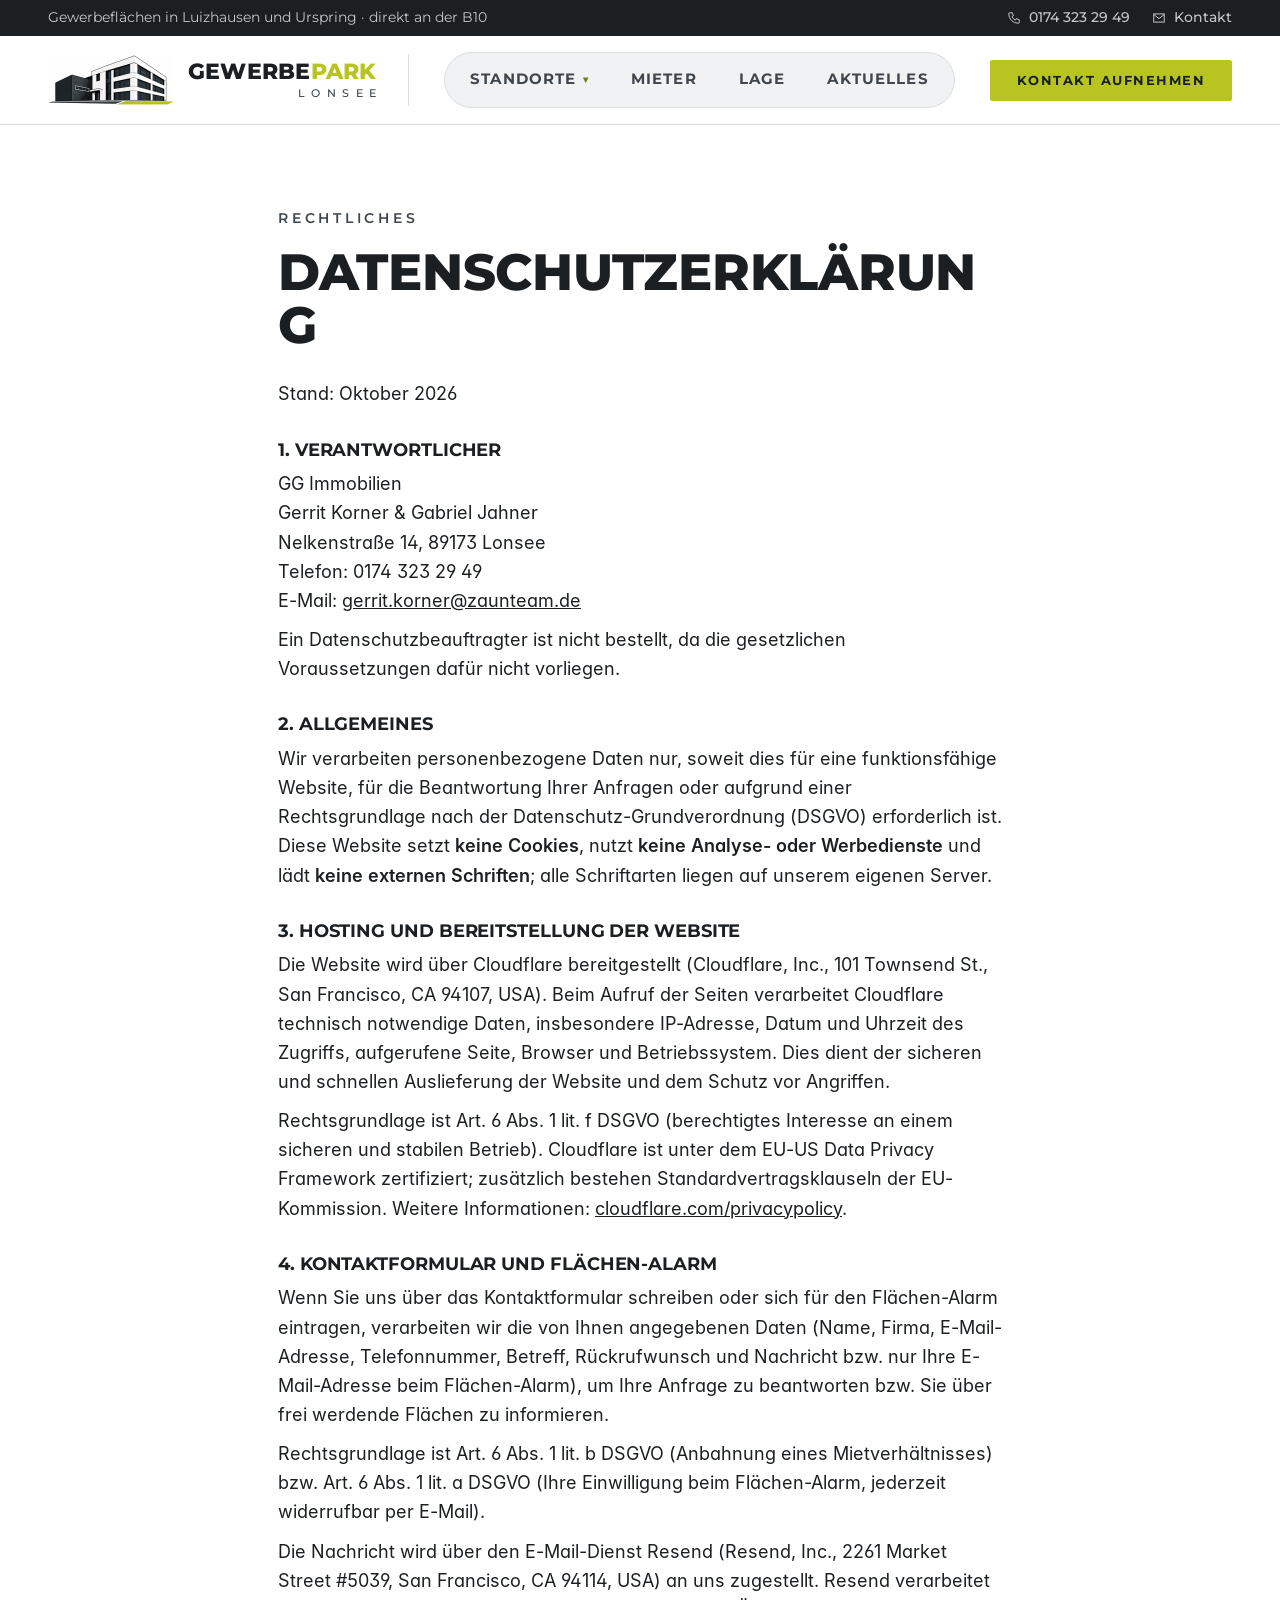
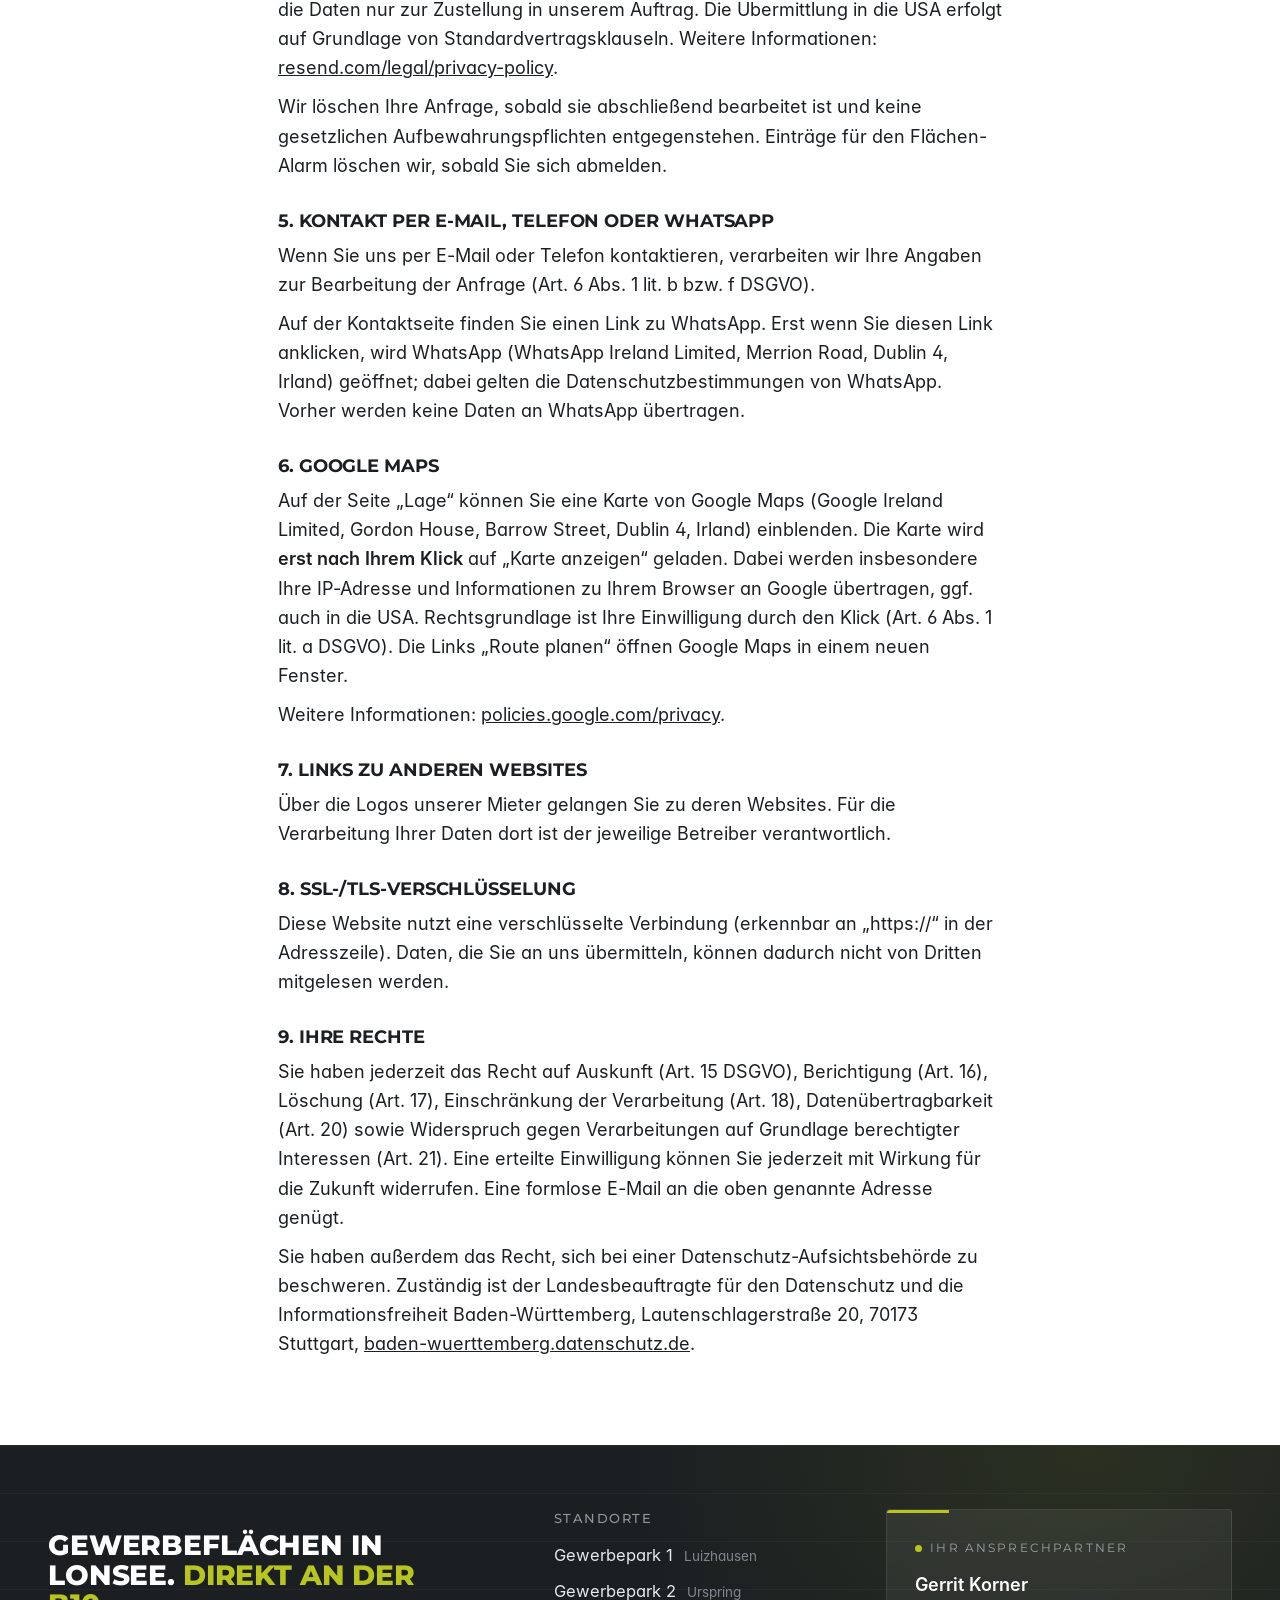
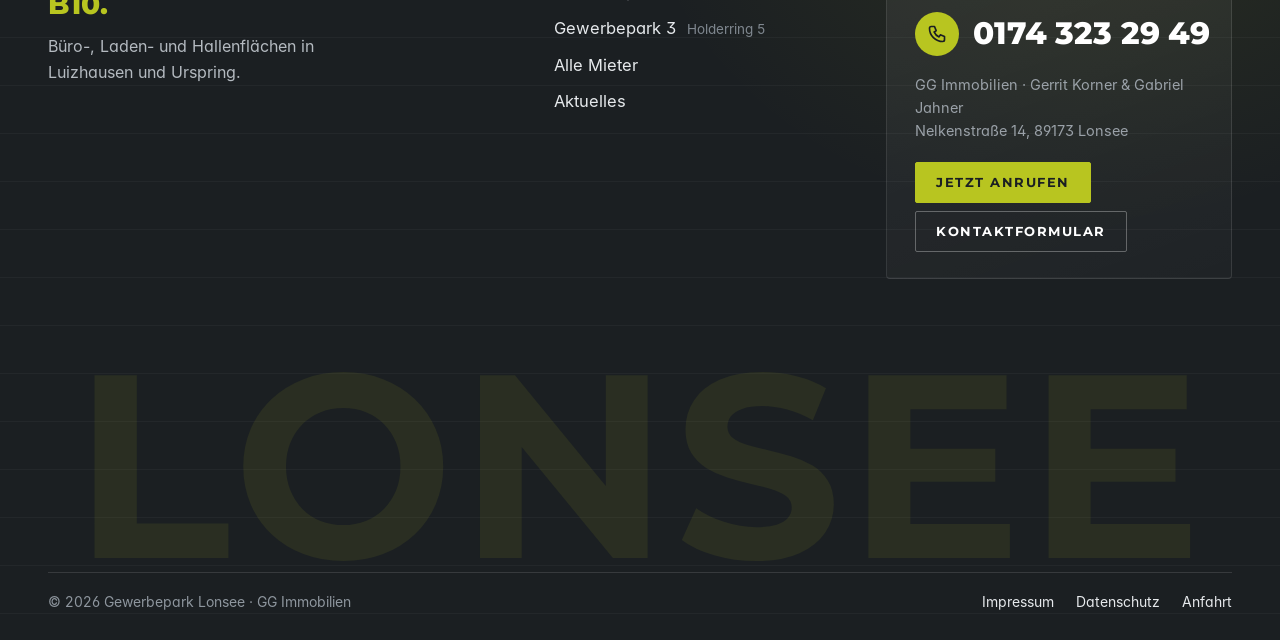
<file: gewerbepark-lonsee/datenschutz.html>
<!doctype html>
<html lang="de">
<head>
<meta charset="utf-8">
<meta name="viewport" content="width=device-width, initial-scale=1, viewport-fit=cover">
<title>Datenschutz – Gewerbepark Lonsee</title>
<meta name="description" content="Datenschutzerklärung des Gewerbepark Lonsee.">
<link rel="canonical" href="https://gewerbepark-lonsee.de/datenschutz">
<meta property="og:url" content="https://gewerbepark-lonsee.de/datenschutz">
<meta name="twitter:card" content="summary_large_image">
<meta property="og:type" content="website">
<meta property="og:title" content="Datenschutz – Gewerbepark Lonsee">
<meta property="og:description" content="Datenschutzerklärung des Gewerbepark Lonsee.">
<meta property="og:image" content="https://gewerbepark-lonsee.de/assets/img/og-logo.jpg">
<meta property="og:image:width" content="1200">
<meta property="og:image:height" content="630">
<meta property="og:image:alt" content="Gewerbepark Lonsee – Logo">
<meta name="twitter:image" content="https://gewerbepark-lonsee.de/assets/img/og-logo.jpg">
<meta property="og:locale" content="de_DE">
<meta name="theme-color" content="#1B1F22">
<link rel="icon" href="favicon-32.png?v=202610201709" sizes="32x32" type="image/png">
<link rel="icon" href="favicon-64.png?v=202610201709" sizes="64x64" type="image/png">
<link rel="apple-touch-icon" href="apple-touch-icon.png?v=202610201709">
<link rel="preload" href="assets/fonts/interd-500.woff" as="font" type="font/woff" crossorigin>
<link rel="preload" href="assets/fonts/inter-400.woff" as="font" type="font/woff" crossorigin>
<script>if(!matchMedia("(prefers-reduced-motion: reduce)").matches)document.documentElement.classList.add("anim")</script>
<link rel="stylesheet" href="assets/css/style.css?v=202610231458">
</head>
<body>
<a class="skip" href="#inhalt">Zum Inhalt springen</a>
<div class="topbar"><div class="wrap">
 <span class="tb-l">Gewerbeflächen in Luizhausen und Urspring · direkt an der B10</span>
 <span class="tb-r"><a href="tel:+491743232949"><svg viewBox="0 0 24 24" aria-hidden="true"><path d="M5 3h4l2 5-2.5 1.5a11 11 0 0 0 6 6L16 13l5 2v4a2 2 0 0 1-2 2A16 16 0 0 1 3 5a2 2 0 0 1 2-2z"/></svg>0174 323 29 49</a><a href="kontakt.html"><svg viewBox="0 0 24 24" aria-hidden="true"><rect x="3" y="5" width="18" height="14"/><path d="M3 6l9 7 9-7"/></svg>Kontakt</a></span>
</div></div>
<header class="site-header"><div class="wrap bar">
  <a class="brand" href="index.html" aria-label="Gewerbepark Lonsee – Startseite"><span class="mk"><picture class="mk-l"><source srcset="assets/img/marke-hell.webp?v=202610201709" type="image/webp"><img src="assets/img/marke-hell.png?v=202610201709" alt="" width="504" height="200"></picture><picture class="mk-d"><source srcset="assets/img/marke-frei.webp?v=202610201709" type="image/webp"><img src="assets/img/marke-frei.png?v=202610201709" alt="" width="450" height="176"></picture></span><span class="wm2"><span class="w1">GEWERBE<em>PARK</em></span><span class="w2">LONSEE</span></span></a>
  <nav class="nav" aria-label="Hauptnavigation"><ul><li class="has-drop"><a href="standorte.html">Standorte <span class="car" aria-hidden="true">▾</span></a><div class="drop"><a href="gewerbepark-1.html"><img src="assets/img/gp1-front.webp" alt="" loading="lazy" style="object-position:50% 62%"><span><b>Gewerbepark 1</b><small>Luizhausen, direkt an der B10</small></span></a><a href="gewerbepark-2.html"><img src="assets/img/gp2-strasse.webp" alt="" loading="lazy" style="object-position:50% 58%"><span><b>Gewerbepark 2</b><small>Urspring, Albstraße</small></span></a><a href="gewerbepark-3.html"><img src="assets/img/gp3-west.webp?v=2" alt="" loading="lazy" style="object-fit:contain"><span><b>Gewerbepark 3</b><small>Holderring 5, neben Gewerbepark 1</small></span></a></div></li><li><a href="mieter.html">Mieter</a></li><li><a href="lage.html">Lage</a></li><li><a href="aktuelles.html">Aktuelles</a></li></ul>
   <a class="btn mobile-cta" href="kontakt.html">Kontakt aufnehmen <span class="ar">→</span></a><a class="m-tel" href="tel:+491743232949"><span class="m-ic"><svg viewBox="0 0 24 24" aria-hidden="true"><path d="M5 3h4l2 5-2.5 1.5a11 11 0 0 0 6 6L16 13l5 2v4a2 2 0 0 1-2 2A16 16 0 0 1 3 5a2 2 0 0 1 2-2z"/></svg></span><span><small>Gerrit Korner</small>0174 323 29 49</span></a></nav>
  <a class="btn sm cta" href="kontakt.html">Kontakt aufnehmen <span class="ar">→</span></a>
  <a class="m-call" href="tel:+491743232949" aria-label="Gerrit Korner anrufen"><svg viewBox="0 0 24 24" aria-hidden="true"><path d="M5 3h4l2 5-2.5 1.5a11 11 0 0 0 6 6L16 13l5 2v4a2 2 0 0 1-2 2A16 16 0 0 1 3 5a2 2 0 0 1 2-2z"/></svg></a>
  <button class="burger" type="button" aria-label="Menü öffnen" aria-expanded="false"><span></span></button>
 </div></header>
<main id="inhalt">

<section class="section"><div class="wrap textpage">
 <div class="kicker">Rechtliches</div><h1>Datenschutzerklärung</h1>
 <p>Stand: Oktober 2026</p>

 <h2>1. Verantwortlicher</h2>
 <p>GG Immobilien<br>Gerrit Korner &amp; Gabriel Jahner<br>Nelkenstraße 14, 89173 Lonsee<br>Telefon: 0174 323 29 49<br>E-Mail: <a href="mailto:gerrit.korner@zaunteam.de">gerrit.korner@zaunteam.de</a></p>
 <p>Ein Datenschutzbeauftragter ist nicht bestellt, da die gesetzlichen Voraussetzungen dafür nicht vorliegen.</p>

 <h2>2. Allgemeines</h2>
 <p>Wir verarbeiten personenbezogene Daten nur, soweit dies für eine funktionsfähige Website, für die Beantwortung Ihrer Anfragen oder aufgrund einer Rechtsgrundlage nach der Datenschutz-Grundverordnung (DSGVO) erforderlich ist. Diese Website setzt <b>keine Cookies</b>, nutzt <b>keine Analyse- oder Werbedienste</b> und lädt <b>keine externen Schriften</b>; alle Schriftarten liegen auf unserem eigenen Server.</p>

 <h2>3. Hosting und Bereitstellung der Website</h2>
 <p>Die Website wird über Cloudflare bereitgestellt (Cloudflare, Inc., 101 Townsend St., San Francisco, CA 94107, USA). Beim Aufruf der Seiten verarbeitet Cloudflare technisch notwendige Daten, insbesondere IP-Adresse, Datum und Uhrzeit des Zugriffs, aufgerufene Seite, Browser und Betriebssystem. Dies dient der sicheren und schnellen Auslieferung der Website und dem Schutz vor Angriffen.</p>
 <p>Rechtsgrundlage ist Art. 6 Abs. 1 lit. f DSGVO (berechtigtes Interesse an einem sicheren und stabilen Betrieb). Cloudflare ist unter dem EU-US Data Privacy Framework zertifiziert; zusätzlich bestehen Standardvertragsklauseln der EU-Kommission. Weitere Informationen: <a href="https://www.cloudflare.com/de-de/privacypolicy/" target="_blank" rel="noopener">cloudflare.com/privacypolicy</a>.</p>

 <h2>4. Kontaktformular und Flächen-Alarm</h2>
 <p>Wenn Sie uns über das Kontaktformular schreiben oder sich für den Flächen-Alarm eintragen, verarbeiten wir die von Ihnen angegebenen Daten (Name, Firma, E-Mail-Adresse, Telefonnummer, Betreff, Rückrufwunsch und Nachricht bzw. nur Ihre E-Mail-Adresse beim Flächen-Alarm), um Ihre Anfrage zu beantworten bzw. Sie über frei werdende Flächen zu informieren.</p>
 <p>Rechtsgrundlage ist Art. 6 Abs. 1 lit. b DSGVO (Anbahnung eines Mietverhältnisses) bzw. Art. 6 Abs. 1 lit. a DSGVO (Ihre Einwilligung beim Flächen-Alarm, jederzeit widerrufbar per E-Mail).</p>
 <p>Die Nachricht wird über den E-Mail-Dienst Resend (Resend, Inc., 2261 Market Street #5039, San Francisco, CA 94114, USA) an uns zugestellt. Resend verarbeitet die Daten nur zur Zustellung in unserem Auftrag. Die Übermittlung in die USA erfolgt auf Grundlage von Standardvertragsklauseln. Weitere Informationen: <a href="https://resend.com/legal/privacy-policy" target="_blank" rel="noopener">resend.com/legal/privacy-policy</a>.</p>
 <p>Wir löschen Ihre Anfrage, sobald sie abschließend bearbeitet ist und keine gesetzlichen Aufbewahrungspflichten entgegenstehen. Einträge für den Flächen-Alarm löschen wir, sobald Sie sich abmelden.</p>

 <h2>5. Kontakt per E-Mail, Telefon oder WhatsApp</h2>
 <p>Wenn Sie uns per E-Mail oder Telefon kontaktieren, verarbeiten wir Ihre Angaben zur Bearbeitung der Anfrage (Art. 6 Abs. 1 lit. b bzw. f DSGVO).</p>
 <p>Auf der Kontaktseite finden Sie einen Link zu WhatsApp. Erst wenn Sie diesen Link anklicken, wird WhatsApp (WhatsApp Ireland Limited, Merrion Road, Dublin 4, Irland) geöffnet; dabei gelten die Datenschutzbestimmungen von WhatsApp. Vorher werden keine Daten an WhatsApp übertragen.</p>

 <h2>6. Google Maps</h2>
 <p>Auf der Seite „Lage“ können Sie eine Karte von Google Maps (Google Ireland Limited, Gordon House, Barrow Street, Dublin 4, Irland) einblenden. Die Karte wird <b>erst nach Ihrem Klick</b> auf „Karte anzeigen“ geladen. Dabei werden insbesondere Ihre IP-Adresse und Informationen zu Ihrem Browser an Google übertragen, ggf. auch in die USA. Rechtsgrundlage ist Ihre Einwilligung durch den Klick (Art. 6 Abs. 1 lit. a DSGVO). Die Links „Route planen“ öffnen Google Maps in einem neuen Fenster.</p>
 <p>Weitere Informationen: <a href="https://policies.google.com/privacy?hl=de" target="_blank" rel="noopener">policies.google.com/privacy</a>.</p>

 <h2>7. Links zu anderen Websites</h2>
 <p>Über die Logos unserer Mieter gelangen Sie zu deren Websites. Für die Verarbeitung Ihrer Daten dort ist der jeweilige Betreiber verantwortlich.</p>

 <h2>8. SSL-/TLS-Verschlüsselung</h2>
 <p>Diese Website nutzt eine verschlüsselte Verbindung (erkennbar an „https://“ in der Adresszeile). Daten, die Sie an uns übermitteln, können dadurch nicht von Dritten mitgelesen werden.</p>

 <h2>9. Ihre Rechte</h2>
 <p>Sie haben jederzeit das Recht auf Auskunft (Art. 15 DSGVO), Berichtigung (Art. 16), Löschung (Art. 17), Einschränkung der Verarbeitung (Art. 18), Datenübertragbarkeit (Art. 20) sowie Widerspruch gegen Verarbeitungen auf Grundlage berechtigter Interessen (Art. 21). Eine erteilte Einwilligung können Sie jederzeit mit Wirkung für die Zukunft widerrufen. Eine formlose E-Mail an die oben genannte Adresse genügt.</p>
 <p>Sie haben außerdem das Recht, sich bei einer Datenschutz-Aufsichtsbehörde zu beschweren. Zuständig ist der Landesbeauftragte für den Datenschutz und die Informationsfreiheit Baden-Württemberg, Lautenschlagerstraße 20, 70173 Stuttgart, <a href="https://www.baden-wuerttemberg.datenschutz.de" target="_blank" rel="noopener">baden-wuerttemberg.datenschutz.de</a>.</p>
</div></section>
</main>
<footer class="site-footer"><div class="wrap">
 <div class="f-top">
  <div class="f-brand"><a class="brand" href="index.html" aria-label="Gewerbepark Lonsee – Startseite"><span class="mk"><picture class="mk-l"><source srcset="assets/img/marke-hell.webp?v=202610201709" type="image/webp"><img src="assets/img/marke-hell.png?v=202610201709" alt="" width="504" height="200"></picture><picture class="mk-d"><source srcset="assets/img/marke-frei.webp?v=202610201709" type="image/webp"><img src="assets/img/marke-frei.png?v=202610201709" alt="" width="450" height="176"></picture></span><span class="wm2"><span class="w1">GEWERBE<em>PARK</em></span><span class="w2">LONSEE</span></span></a>
   <p class="f-line">Gewerbeflächen in Lonsee. <em>Direkt an der B10.</em></p>
   <p class="f-sub">Büro-, Laden- und Hallenflächen in Luizhausen und Urspring.</p></div>
  <div class="f-col"><span class="lbl">Standorte</span><ul><li><a href="gewerbepark-1.html">Gewerbepark 1 <small>Luizhausen</small></a></li><li><a href="gewerbepark-2.html">Gewerbepark 2 <small>Urspring</small></a></li><li><a href="gewerbepark-3.html">Gewerbepark 3 <small>Holderring 5</small></a></li><li><a href="mieter.html">Alle Mieter</a></li><li><a href="aktuelles.html">Aktuelles</a></li></ul></div>
  <div class="f-card"><span class="lbl">Ihr Ansprechpartner</span>
   <b class="f-name">Gerrit Korner</b>
   <a class="f-tel" href="tel:+491743232949"><span class="f-ic"><svg viewBox="0 0 24 24" aria-hidden="true"><path d="M5 3h4l2 5-2.5 1.5a11 11 0 0 0 6 6L16 13l5 2v4a2 2 0 0 1-2 2A16 16 0 0 1 3 5a2 2 0 0 1 2-2z"/></svg></span><span>0174 323 29 49</span></a>
   <p class="f-adr">GG Immobilien · Gerrit Korner &amp; Gabriel Jahner<br>Nelkenstraße 14, 89173 Lonsee</p>
   <div class="f-btns"><a class="btn sm f-call" href="tel:+491743232949">Jetzt anrufen</a><a class="btn sm f-form" href="kontakt.html">Kontaktformular</a></div></div>
 </div>
 <div class="f-mega" aria-hidden="true"><span>LONSEE</span></div>
 <div class="f-bottom"><span>© <span data-year>2026</span> Gewerbepark Lonsee · GG Immobilien</span><nav aria-label="Rechtliches"><a href="impressum.html">Impressum</a><a href="datenschutz.html">Datenschutz</a><a href="lage.html">Anfahrt</a></nav></div>
</div></footer>
<script src="assets/js/main.js?v=202610231458" defer></script>
</body>
</html>
</file>
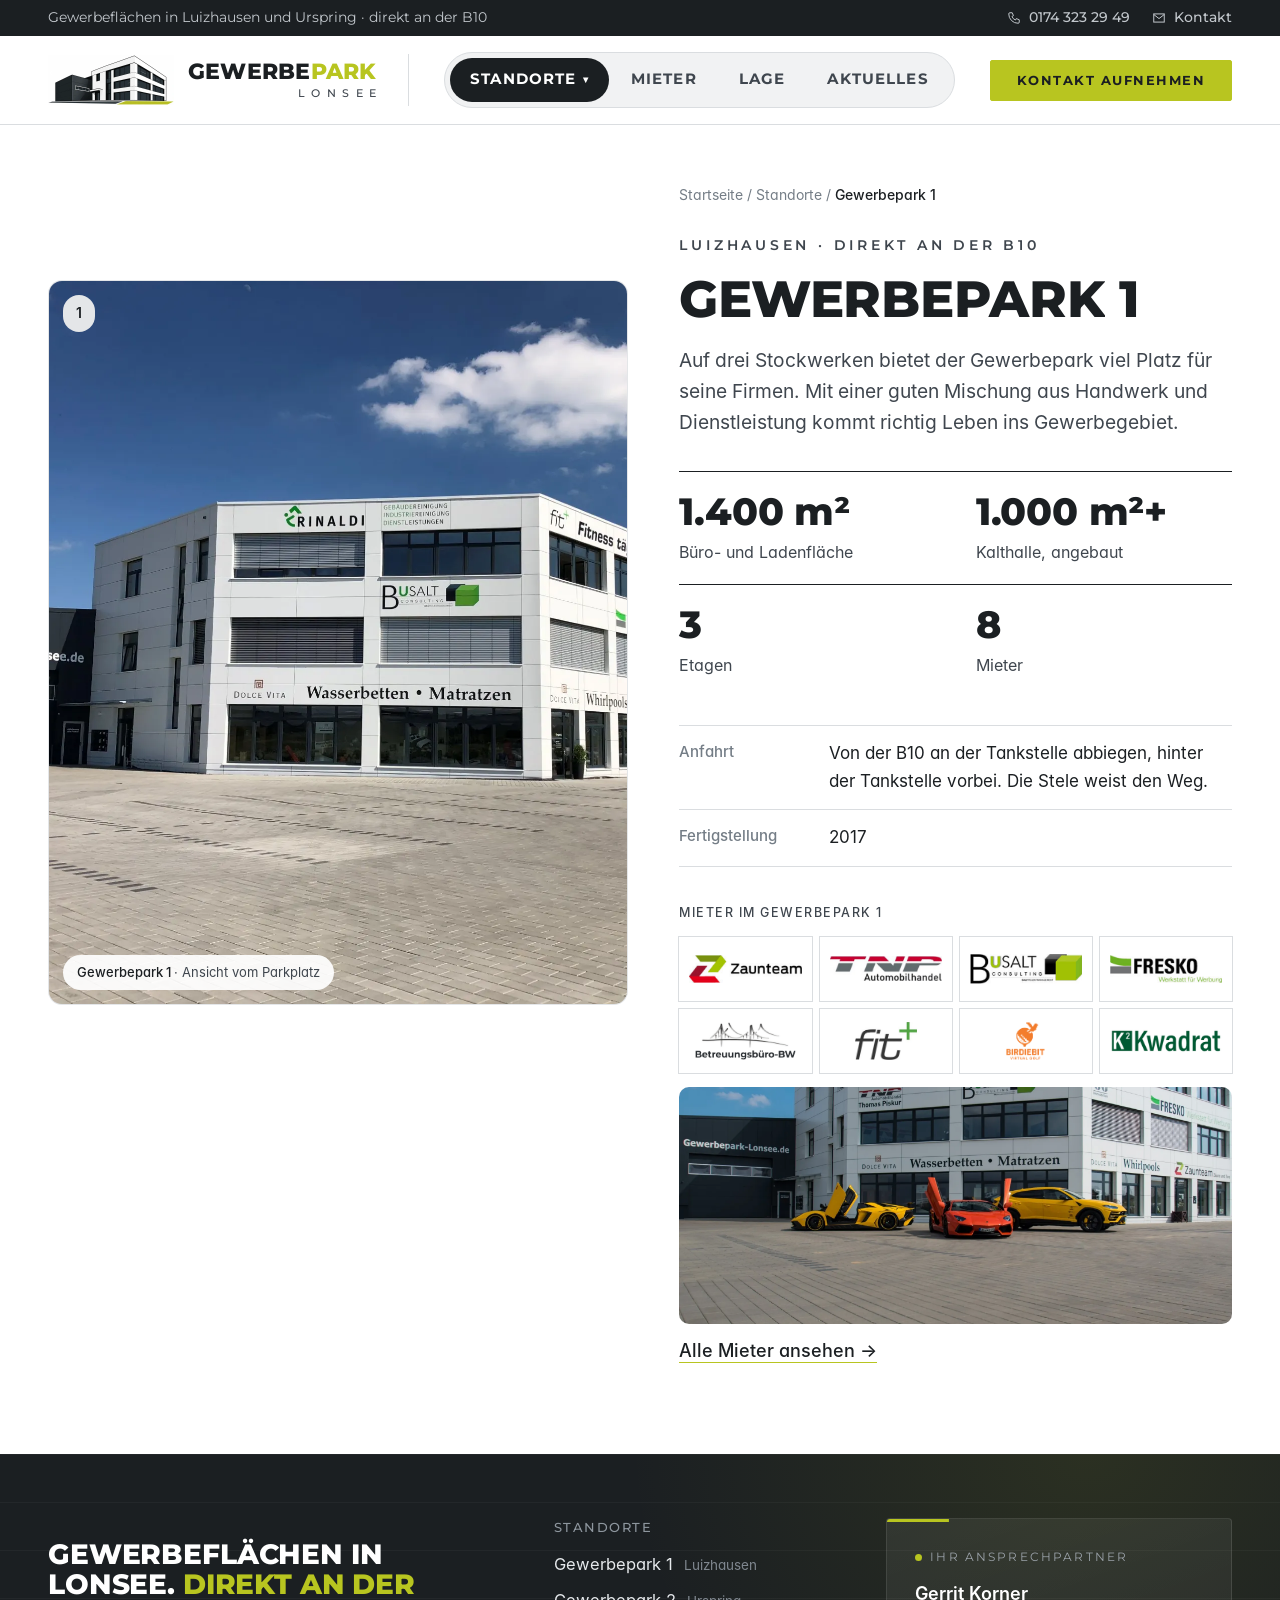
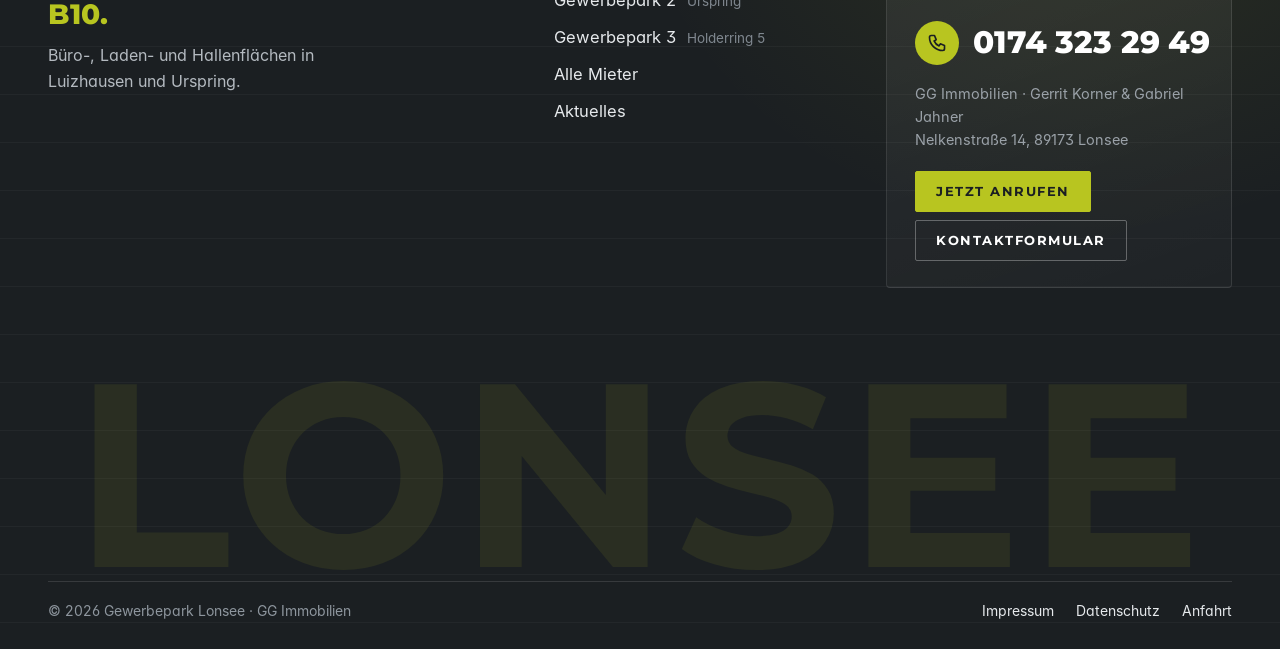
<file: gewerbepark-lonsee/gewerbepark-1.html>
<!doctype html>
<html lang="de">
<head>
<meta charset="utf-8">
<meta name="viewport" content="width=device-width, initial-scale=1, viewport-fit=cover">
<title>Gewerbepark 1 – Gewerbepark Lonsee</title>
<meta name="description" content="Gewerbepark 1 in Lonsee-Luizhausen: Bürohaus auf drei Etagen mit rund 1.400 m² Büro- und Ladenfläche und über 1.000 m² Kalthalle, direkt an der B10.">
<link rel="canonical" href="https://gewerbepark-lonsee.de/gewerbepark-1">
<meta property="og:url" content="https://gewerbepark-lonsee.de/gewerbepark-1">
<meta name="twitter:card" content="summary_large_image">
<meta property="og:type" content="website">
<meta property="og:title" content="Gewerbepark 1 – Gewerbepark Lonsee">
<meta property="og:description" content="Gewerbepark 1 in Lonsee-Luizhausen: Bürohaus auf drei Etagen mit rund 1.400 m² Büro- und Ladenfläche und über 1.000 m² Kalthalle, direkt an der B10.">
<meta property="og:image" content="https://gewerbepark-lonsee.de/assets/img/og-logo.jpg">
<meta property="og:image:width" content="1200">
<meta property="og:image:height" content="630">
<meta property="og:image:alt" content="Gewerbepark Lonsee – Logo">
<meta name="twitter:image" content="https://gewerbepark-lonsee.de/assets/img/og-logo.jpg">
<meta property="og:locale" content="de_DE">
<meta name="theme-color" content="#1B1F22">
<link rel="icon" href="favicon-32.png?v=202610201709" sizes="32x32" type="image/png">
<link rel="icon" href="favicon-64.png?v=202610201709" sizes="64x64" type="image/png">
<link rel="apple-touch-icon" href="apple-touch-icon.png?v=202610201709">
<link rel="preload" href="assets/fonts/interd-500.woff" as="font" type="font/woff" crossorigin>
<link rel="preload" href="assets/fonts/inter-400.woff" as="font" type="font/woff" crossorigin>
<script>if(!matchMedia("(prefers-reduced-motion: reduce)").matches)document.documentElement.classList.add("anim")</script>
<link rel="stylesheet" href="assets/css/style.css?v=202610231458">
</head>
<body>
<a class="skip" href="#inhalt">Zum Inhalt springen</a>
<div class="topbar"><div class="wrap">
 <span class="tb-l">Gewerbeflächen in Luizhausen und Urspring · direkt an der B10</span>
 <span class="tb-r"><a href="tel:+491743232949"><svg viewBox="0 0 24 24" aria-hidden="true"><path d="M5 3h4l2 5-2.5 1.5a11 11 0 0 0 6 6L16 13l5 2v4a2 2 0 0 1-2 2A16 16 0 0 1 3 5a2 2 0 0 1 2-2z"/></svg>0174 323 29 49</a><a href="kontakt.html"><svg viewBox="0 0 24 24" aria-hidden="true"><rect x="3" y="5" width="18" height="14"/><path d="M3 6l9 7 9-7"/></svg>Kontakt</a></span>
</div></div>
<header class="site-header"><div class="wrap bar">
  <a class="brand" href="index.html" aria-label="Gewerbepark Lonsee – Startseite"><span class="mk"><picture class="mk-l"><source srcset="assets/img/marke-hell.webp?v=202610201709" type="image/webp"><img src="assets/img/marke-hell.png?v=202610201709" alt="" width="504" height="200"></picture><picture class="mk-d"><source srcset="assets/img/marke-frei.webp?v=202610201709" type="image/webp"><img src="assets/img/marke-frei.png?v=202610201709" alt="" width="450" height="176"></picture></span><span class="wm2"><span class="w1">GEWERBE<em>PARK</em></span><span class="w2">LONSEE</span></span></a>
  <nav class="nav" aria-label="Hauptnavigation"><ul><li class="has-drop"><a href="standorte.html" aria-current="page">Standorte <span class="car" aria-hidden="true">▾</span></a><div class="drop"><a href="gewerbepark-1.html"><img src="assets/img/gp1-front.webp" alt="" loading="lazy" style="object-position:50% 62%"><span><b>Gewerbepark 1</b><small>Luizhausen, direkt an der B10</small></span></a><a href="gewerbepark-2.html"><img src="assets/img/gp2-strasse.webp" alt="" loading="lazy" style="object-position:50% 58%"><span><b>Gewerbepark 2</b><small>Urspring, Albstraße</small></span></a><a href="gewerbepark-3.html"><img src="assets/img/gp3-west.webp?v=2" alt="" loading="lazy" style="object-fit:contain"><span><b>Gewerbepark 3</b><small>Holderring 5, neben Gewerbepark 1</small></span></a></div></li><li><a href="mieter.html">Mieter</a></li><li><a href="lage.html">Lage</a></li><li><a href="aktuelles.html">Aktuelles</a></li></ul>
   <a class="btn mobile-cta" href="kontakt.html">Kontakt aufnehmen <span class="ar">→</span></a><a class="m-tel" href="tel:+491743232949"><span class="m-ic"><svg viewBox="0 0 24 24" aria-hidden="true"><path d="M5 3h4l2 5-2.5 1.5a11 11 0 0 0 6 6L16 13l5 2v4a2 2 0 0 1-2 2A16 16 0 0 1 3 5a2 2 0 0 1 2-2z"/></svg></span><span><small>Gerrit Korner</small>0174 323 29 49</span></a></nav>
  <a class="btn sm cta" href="kontakt.html">Kontakt aufnehmen <span class="ar">→</span></a>
  <a class="m-call" href="tel:+491743232949" aria-label="Gerrit Korner anrufen"><svg viewBox="0 0 24 24" aria-hidden="true"><path d="M5 3h4l2 5-2.5 1.5a11 11 0 0 0 6 6L16 13l5 2v4a2 2 0 0 1-2 2A16 16 0 0 1 3 5a2 2 0 0 1 2-2z"/></svg></a>
  <button class="burger" type="button" aria-label="Menü öffnen" aria-expanded="false"><span></span></button>
 </div></header>
<main id="inhalt">

<section class="detail c-steel">
 <div class="media"><picture><source srcset="assets/img/gp1-front.webp" type="image/webp"><img src="assets/img/gp1-front.jpg" alt="Gewerbepark 1, Ansicht vom Parkplatz" style="object-position:40% 60%"></picture><span class="tag">1</span><span class="imgtag">Gewerbepark 1 <span>· Ansicht vom Parkplatz</span></span></div>
 <div class="content">
  <nav class="crumb" aria-label="Brotkrumen"><a href="index.html">Startseite</a> / <a href="standorte.html">Standorte</a> / <b>Gewerbepark 1</b></nav>
  <div class="kicker">Luizhausen · direkt an der B10</div>
  <h1>Gewerbepark 1</h1>
  <p class="lead">Auf drei Stockwerken bietet der Gewerbepark viel Platz für seine Firmen. Mit einer guten Mischung aus Handwerk und Dienstleistung kommt richtig Leben ins Gewerbegebiet.</p>
  <div class="figs"><div><b>1.400 m²</b><span>Büro- und Ladenfläche</span></div><div><b>1.000 m²+</b><span>Kalthalle, angebaut</span></div><div><b>3</b><span>Etagen</span></div><div><b>8</b><span>Mieter</span></div></div>
  <table class="data"><tr><th>Anfahrt</th><td>Von der B10 an der Tankstelle abbiegen, hinter der Tankstelle vorbei. Die Stele weist den Weg.</td></tr><tr><th>Fertigstellung</th><td>2017</td></tr></table>
  <div class="subhead">Mieter im Gewerbepark 1</div>
  <div style="display:grid;grid-template-columns:repeat(4,1fr);gap:8px"><a href="mieter.html" title="Zaunteam Ulm" style="display:flex;align-items:center;justify-content:center;background:#fff;box-shadow:0 0 0 1px var(--line);height:64px;padding:10px"><img src="assets/logos/zaunteam.png" alt="Zaunteam Ulm" loading="lazy" style="max-height:38px;width:auto"></a><a href="mieter.html" title="TNP Automobile" style="display:flex;align-items:center;justify-content:center;background:#fff;box-shadow:0 0 0 1px var(--line);height:64px;padding:10px"><img src="assets/logos/tnp.png" alt="TNP Automobile" loading="lazy" style="max-height:38px;width:auto"></a><a href="mieter.html" title="Busalt Consulting" style="display:flex;align-items:center;justify-content:center;background:#fff;box-shadow:0 0 0 1px var(--line);height:64px;padding:10px"><img src="assets/logos/busalt.png" alt="Busalt Consulting" loading="lazy" style="max-height:38px;width:auto"></a><a href="mieter.html" title="Fresko" style="display:flex;align-items:center;justify-content:center;background:#fff;box-shadow:0 0 0 1px var(--line);height:64px;padding:10px"><img src="assets/logos/fresko.png" alt="Fresko" loading="lazy" style="max-height:38px;width:auto"></a><a href="mieter.html" title="Betreuungsbüro-BW" style="display:flex;align-items:center;justify-content:center;background:#fff;box-shadow:0 0 0 1px var(--line);height:64px;padding:10px"><img src="assets/logos/bw.png?v=202610231459" alt="Betreuungsbüro-BW" loading="lazy" style="max-height:38px;width:auto"></a><a href="mieter.html" title="fit+" style="display:flex;align-items:center;justify-content:center;background:#fff;box-shadow:0 0 0 1px var(--line);height:64px;padding:10px"><img src="assets/logos/fitplus.png" alt="fit+" loading="lazy" style="max-height:38px;width:auto"></a><a href="mieter.html" title="Birdiebit" style="display:flex;align-items:center;justify-content:center;background:#fff;box-shadow:0 0 0 1px var(--line);height:64px;padding:10px"><img src="assets/logos/birdiebit.png" alt="Birdiebit" loading="lazy" style="max-height:38px;width:auto"></a><a href="mieter.html" title="Kwadrat Kanalsanierung GmbH" style="display:flex;align-items:center;justify-content:center;background:#fff;box-shadow:0 0 0 1px var(--line);height:64px;padding:10px"><img src="assets/logos/kwadrat.png" alt="Kwadrat Kanalsanierung GmbH" loading="lazy" style="max-height:38px;width:auto"></a></div>
  <div class="thumbs" style="grid-template-columns:1fr"><a href="mieter.html" style="aspect-ratio:21/9"><picture><source srcset="assets/img/gp1-fassade.webp" type="image/webp"><img src="assets/img/gp1-fassade.jpg" alt="Gewerbepark 1, Fassade mit Firmenschildern" loading="lazy" decoding="async" style="object-position:50% 88%"></picture></a></div>
  <p style="margin-top:12px"><a class="link" href="mieter.html">Alle Mieter ansehen →</a></p>
 </div>
</section>
</main>
<footer class="site-footer"><div class="wrap">
 <div class="f-top">
  <div class="f-brand"><a class="brand" href="index.html" aria-label="Gewerbepark Lonsee – Startseite"><span class="mk"><picture class="mk-l"><source srcset="assets/img/marke-hell.webp?v=202610201709" type="image/webp"><img src="assets/img/marke-hell.png?v=202610201709" alt="" width="504" height="200"></picture><picture class="mk-d"><source srcset="assets/img/marke-frei.webp?v=202610201709" type="image/webp"><img src="assets/img/marke-frei.png?v=202610201709" alt="" width="450" height="176"></picture></span><span class="wm2"><span class="w1">GEWERBE<em>PARK</em></span><span class="w2">LONSEE</span></span></a>
   <p class="f-line">Gewerbeflächen in Lonsee. <em>Direkt an der B10.</em></p>
   <p class="f-sub">Büro-, Laden- und Hallenflächen in Luizhausen und Urspring.</p></div>
  <div class="f-col"><span class="lbl">Standorte</span><ul><li><a href="gewerbepark-1.html">Gewerbepark 1 <small>Luizhausen</small></a></li><li><a href="gewerbepark-2.html">Gewerbepark 2 <small>Urspring</small></a></li><li><a href="gewerbepark-3.html">Gewerbepark 3 <small>Holderring 5</small></a></li><li><a href="mieter.html">Alle Mieter</a></li><li><a href="aktuelles.html">Aktuelles</a></li></ul></div>
  <div class="f-card"><span class="lbl">Ihr Ansprechpartner</span>
   <b class="f-name">Gerrit Korner</b>
   <a class="f-tel" href="tel:+491743232949"><span class="f-ic"><svg viewBox="0 0 24 24" aria-hidden="true"><path d="M5 3h4l2 5-2.5 1.5a11 11 0 0 0 6 6L16 13l5 2v4a2 2 0 0 1-2 2A16 16 0 0 1 3 5a2 2 0 0 1 2-2z"/></svg></span><span>0174 323 29 49</span></a>
   <p class="f-adr">GG Immobilien · Gerrit Korner &amp; Gabriel Jahner<br>Nelkenstraße 14, 89173 Lonsee</p>
   <div class="f-btns"><a class="btn sm f-call" href="tel:+491743232949">Jetzt anrufen</a><a class="btn sm f-form" href="kontakt.html">Kontaktformular</a></div></div>
 </div>
 <div class="f-mega" aria-hidden="true"><span>LONSEE</span></div>
 <div class="f-bottom"><span>© <span data-year>2026</span> Gewerbepark Lonsee · GG Immobilien</span><nav aria-label="Rechtliches"><a href="impressum.html">Impressum</a><a href="datenschutz.html">Datenschutz</a><a href="lage.html">Anfahrt</a></nav></div>
</div></footer>
<script src="assets/js/main.js?v=202610231458" defer></script>
</body>
</html>
</file>
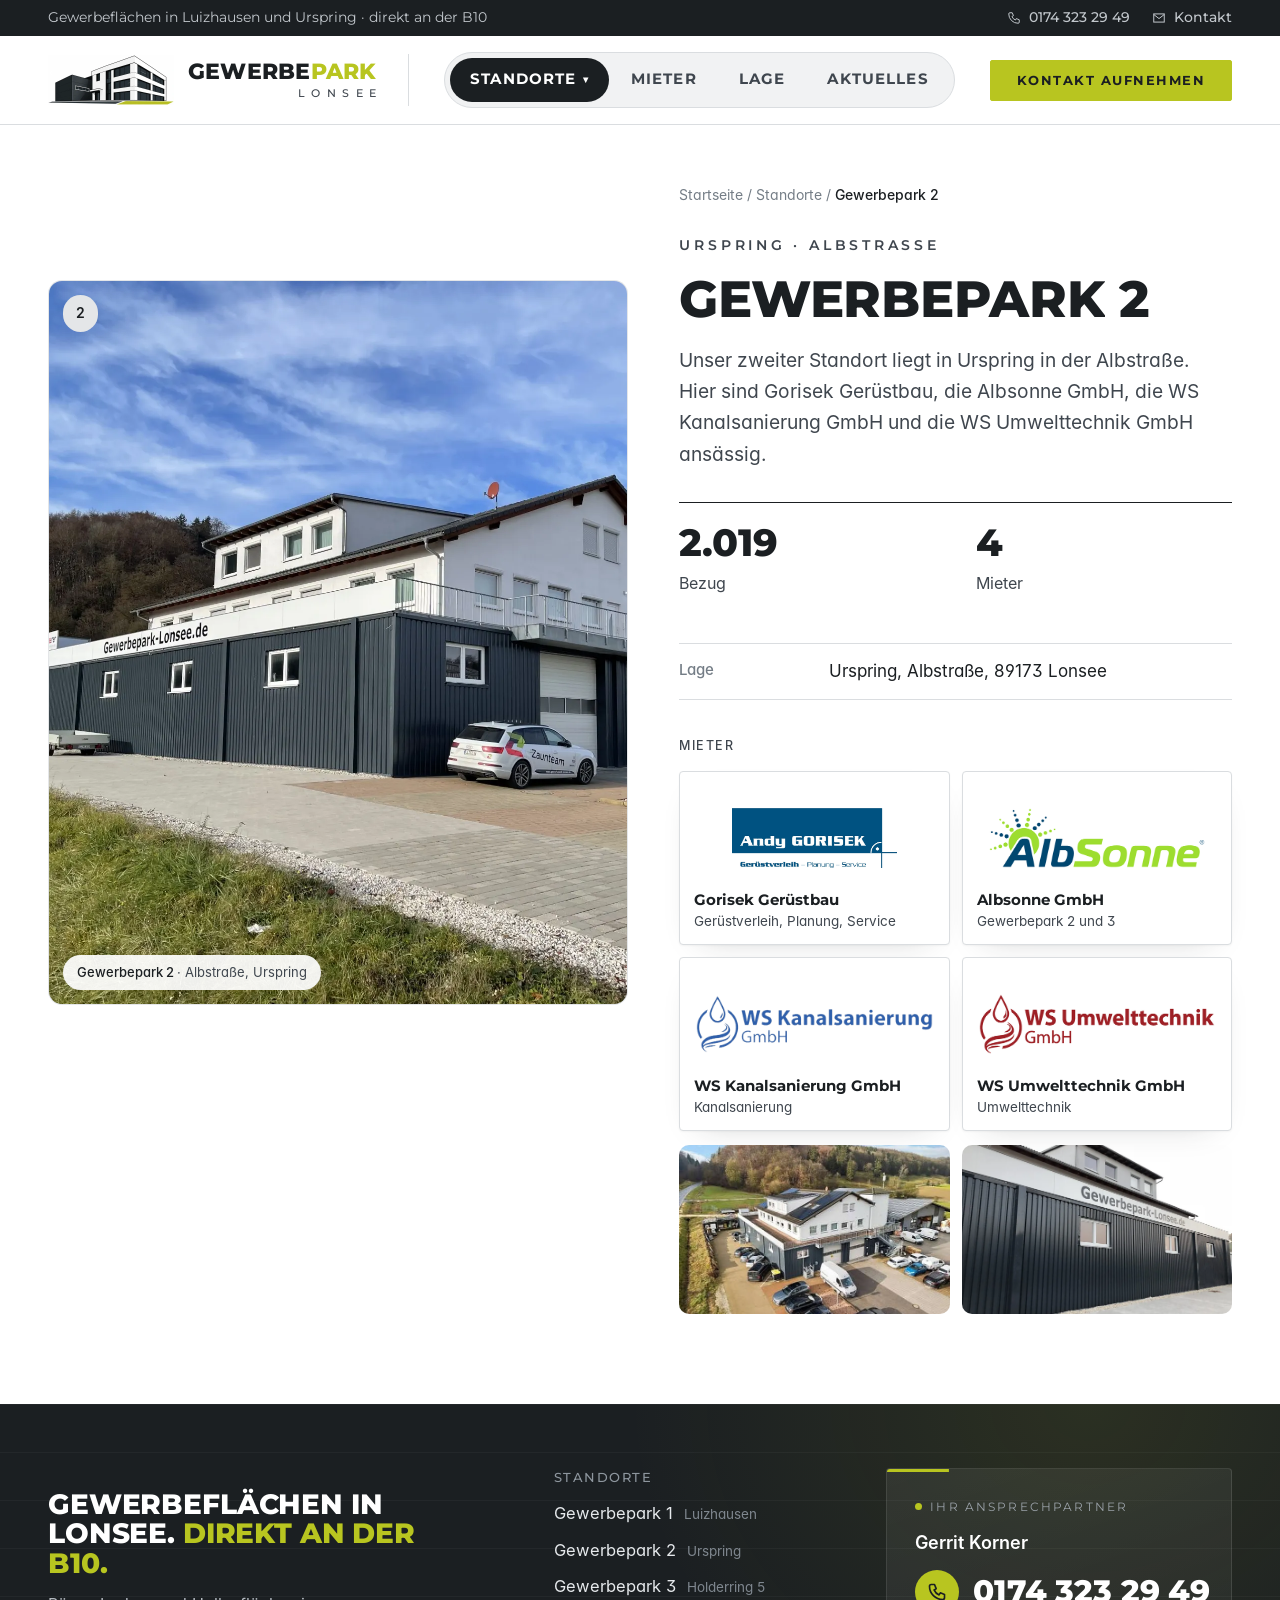
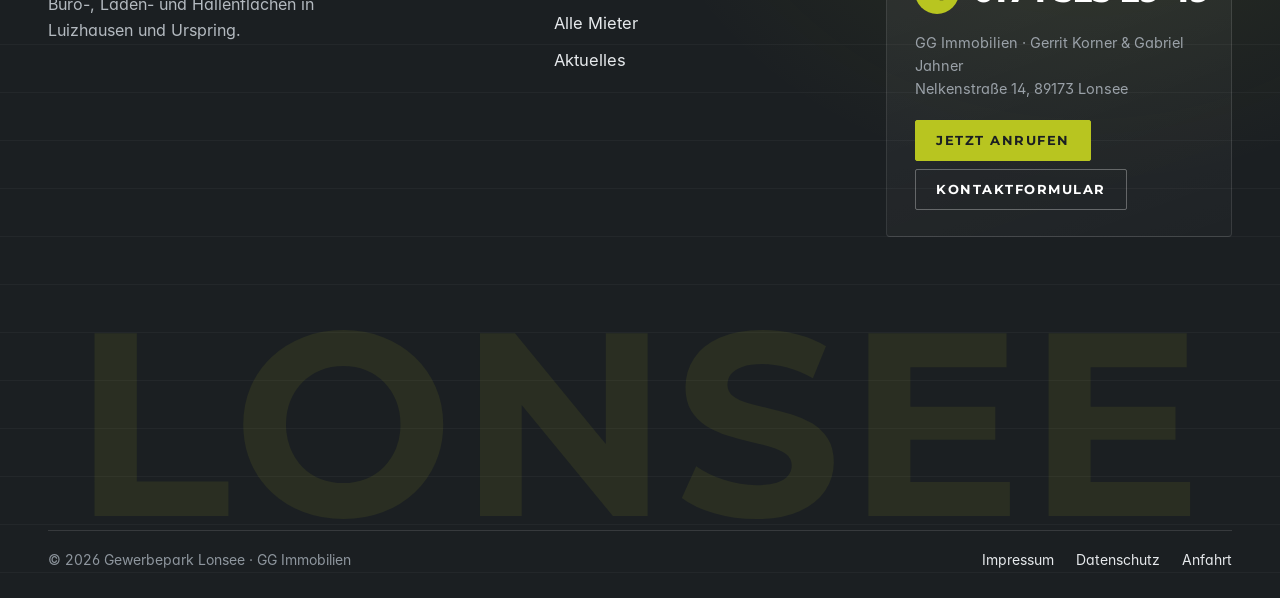
<file: gewerbepark-lonsee/gewerbepark-2.html>
<!doctype html>
<html lang="de">
<head>
<meta charset="utf-8">
<meta name="viewport" content="width=device-width, initial-scale=1, viewport-fit=cover">
<title>Gewerbepark 2 – Gewerbepark Lonsee</title>
<meta name="description" content="Gewerbepark 2 in Lonsee-Urspring, Albstraße: Gewerbe- und Hallenflächen, Sitz von Gorisek Gerüstbau, Albsonne GmbH, WS Kanalsanierung GmbH und WS Umwelttechnik GmbH.">
<link rel="canonical" href="https://gewerbepark-lonsee.de/gewerbepark-2">
<meta property="og:url" content="https://gewerbepark-lonsee.de/gewerbepark-2">
<meta name="twitter:card" content="summary_large_image">
<meta property="og:type" content="website">
<meta property="og:title" content="Gewerbepark 2 – Gewerbepark Lonsee">
<meta property="og:description" content="Gewerbepark 2 in Lonsee-Urspring, Albstraße: Gewerbe- und Hallenflächen, Sitz von Gorisek Gerüstbau, Albsonne GmbH, WS Kanalsanierung GmbH und WS Umwelttechnik GmbH.">
<meta property="og:image" content="https://gewerbepark-lonsee.de/assets/img/og-logo.jpg">
<meta property="og:image:width" content="1200">
<meta property="og:image:height" content="630">
<meta property="og:image:alt" content="Gewerbepark Lonsee – Logo">
<meta name="twitter:image" content="https://gewerbepark-lonsee.de/assets/img/og-logo.jpg">
<meta property="og:locale" content="de_DE">
<meta name="theme-color" content="#1B1F22">
<link rel="icon" href="favicon-32.png?v=202610201709" sizes="32x32" type="image/png">
<link rel="icon" href="favicon-64.png?v=202610201709" sizes="64x64" type="image/png">
<link rel="apple-touch-icon" href="apple-touch-icon.png?v=202610201709">
<link rel="preload" href="assets/fonts/interd-500.woff" as="font" type="font/woff" crossorigin>
<link rel="preload" href="assets/fonts/inter-400.woff" as="font" type="font/woff" crossorigin>
<script>if(!matchMedia("(prefers-reduced-motion: reduce)").matches)document.documentElement.classList.add("anim")</script>
<link rel="stylesheet" href="assets/css/style.css?v=202610231458">
</head>
<body>
<a class="skip" href="#inhalt">Zum Inhalt springen</a>
<div class="topbar"><div class="wrap">
 <span class="tb-l">Gewerbeflächen in Luizhausen und Urspring · direkt an der B10</span>
 <span class="tb-r"><a href="tel:+491743232949"><svg viewBox="0 0 24 24" aria-hidden="true"><path d="M5 3h4l2 5-2.5 1.5a11 11 0 0 0 6 6L16 13l5 2v4a2 2 0 0 1-2 2A16 16 0 0 1 3 5a2 2 0 0 1 2-2z"/></svg>0174 323 29 49</a><a href="kontakt.html"><svg viewBox="0 0 24 24" aria-hidden="true"><rect x="3" y="5" width="18" height="14"/><path d="M3 6l9 7 9-7"/></svg>Kontakt</a></span>
</div></div>
<header class="site-header"><div class="wrap bar">
  <a class="brand" href="index.html" aria-label="Gewerbepark Lonsee – Startseite"><span class="mk"><picture class="mk-l"><source srcset="assets/img/marke-hell.webp?v=202610201709" type="image/webp"><img src="assets/img/marke-hell.png?v=202610201709" alt="" width="504" height="200"></picture><picture class="mk-d"><source srcset="assets/img/marke-frei.webp?v=202610201709" type="image/webp"><img src="assets/img/marke-frei.png?v=202610201709" alt="" width="450" height="176"></picture></span><span class="wm2"><span class="w1">GEWERBE<em>PARK</em></span><span class="w2">LONSEE</span></span></a>
  <nav class="nav" aria-label="Hauptnavigation"><ul><li class="has-drop"><a href="standorte.html" aria-current="page">Standorte <span class="car" aria-hidden="true">▾</span></a><div class="drop"><a href="gewerbepark-1.html"><img src="assets/img/gp1-front.webp" alt="" loading="lazy" style="object-position:50% 62%"><span><b>Gewerbepark 1</b><small>Luizhausen, direkt an der B10</small></span></a><a href="gewerbepark-2.html"><img src="assets/img/gp2-strasse.webp" alt="" loading="lazy" style="object-position:50% 58%"><span><b>Gewerbepark 2</b><small>Urspring, Albstraße</small></span></a><a href="gewerbepark-3.html"><img src="assets/img/gp3-west.webp?v=2" alt="" loading="lazy" style="object-fit:contain"><span><b>Gewerbepark 3</b><small>Holderring 5, neben Gewerbepark 1</small></span></a></div></li><li><a href="mieter.html">Mieter</a></li><li><a href="lage.html">Lage</a></li><li><a href="aktuelles.html">Aktuelles</a></li></ul>
   <a class="btn mobile-cta" href="kontakt.html">Kontakt aufnehmen <span class="ar">→</span></a><a class="m-tel" href="tel:+491743232949"><span class="m-ic"><svg viewBox="0 0 24 24" aria-hidden="true"><path d="M5 3h4l2 5-2.5 1.5a11 11 0 0 0 6 6L16 13l5 2v4a2 2 0 0 1-2 2A16 16 0 0 1 3 5a2 2 0 0 1 2-2z"/></svg></span><span><small>Gerrit Korner</small>0174 323 29 49</span></a></nav>
  <a class="btn sm cta" href="kontakt.html">Kontakt aufnehmen <span class="ar">→</span></a>
  <a class="m-call" href="tel:+491743232949" aria-label="Gerrit Korner anrufen"><svg viewBox="0 0 24 24" aria-hidden="true"><path d="M5 3h4l2 5-2.5 1.5a11 11 0 0 0 6 6L16 13l5 2v4a2 2 0 0 1-2 2A16 16 0 0 1 3 5a2 2 0 0 1 2-2z"/></svg></a>
  <button class="burger" type="button" aria-label="Menü öffnen" aria-expanded="false"><span></span></button>
 </div></header>
<main id="inhalt">

<section class="detail c-sage">
 <div class="media"><picture><source srcset="assets/img/gp2-strasse.webp" type="image/webp"><img src="assets/img/gp2-strasse.jpg" alt="Gewerbepark 2 in der Albstraße in Urspring" style="object-position:30% 62%"></picture><span class="tag">2</span><span class="imgtag">Gewerbepark 2 <span>· Albstraße, Urspring</span></span></div>
 <div class="content">
  <nav class="crumb" aria-label="Brotkrumen"><a href="index.html">Startseite</a> / <a href="standorte.html">Standorte</a> / <b>Gewerbepark 2</b></nav>
  <div class="kicker">Urspring · Albstraße</div>
  <h1>Gewerbepark 2</h1>
  <p class="lead">Unser zweiter Standort liegt in Urspring in der Albstraße. Hier sind Gorisek Gerüstbau, die Albsonne GmbH, die WS Kanalsanierung GmbH und die WS Umwelttechnik GmbH ansässig.</p>
  <div class="figs"><div><b>2019</b><span>Bezug</span></div><div><b>4</b><span>Mieter</span></div></div>
  <table class="data"><tr><th>Lage</th><td>Urspring, Albstraße, 89173 Lonsee</td></tr></table>
  <div class="subhead">Mieter</div>
  <div style="display:grid;grid-template-columns:1fr 1fr;gap:12px" class="gp2-t"><a class="tenant" data-gp="2 3" href="https://www.geruestverleih-lonsee.de/" target="_blank" rel="noopener"><div class="lg"><img src="assets/logos/gorisek.png" alt="Logo Gorisek Gerüstbau" loading="lazy"></div><div class="nm"><b>Gorisek Gerüstbau</b><small>Gerüstverleih, Planung, Service</small></div></a><a class="tenant" data-gp="2 3" href="https://www.albsonne.de/" target="_blank" rel="noopener"><div class="lg"><img src="assets/logos/albsonne.png" alt="Logo Albsonne GmbH" loading="lazy"></div><div class="nm"><b>Albsonne GmbH</b><small>Gewerbepark 2 und 3</small></div></a><a class="tenant" data-gp="2" href="https://ws-kanalsanierung.de/" target="_blank" rel="noopener"><div class="lg"><img src="assets/logos/ws-kanalsanierung.png" alt="Logo WS Kanalsanierung GmbH" loading="lazy"></div><div class="nm"><b>WS Kanalsanierung GmbH</b><small>Kanalsanierung</small></div></a><a class="tenant" data-gp="2" href="https://ws-umwelttechnik.de/" target="_blank" rel="noopener"><div class="lg"><img src="assets/logos/ws-umwelttechnik.png" alt="Logo WS Umwelttechnik GmbH" loading="lazy"></div><div class="nm"><b>WS Umwelttechnik GmbH</b><small>Umwelttechnik</small></div></a></div>
  <div class="thumbs"><a href="assets/img/gp2-luft.jpg" target="_blank" rel="noopener"><picture><source srcset="assets/img/gp2-luft.webp" type="image/webp"><img src="assets/img/gp2-luft.jpg" alt="Gewerbepark 2 aus der Luft" loading="lazy" decoding="async"></picture></a><a href="assets/img/gp2-fassade.jpg" target="_blank" rel="noopener"><picture><source srcset="assets/img/gp2-fassade.webp" type="image/webp"><img src="assets/img/gp2-fassade.jpg" alt="Fassade mit Schriftzug Gewerbepark-Lonsee.de" loading="lazy" decoding="async" style="object-position:40% 50%"></picture></a></div>
 </div>
</section>
</main>
<footer class="site-footer"><div class="wrap">
 <div class="f-top">
  <div class="f-brand"><a class="brand" href="index.html" aria-label="Gewerbepark Lonsee – Startseite"><span class="mk"><picture class="mk-l"><source srcset="assets/img/marke-hell.webp?v=202610201709" type="image/webp"><img src="assets/img/marke-hell.png?v=202610201709" alt="" width="504" height="200"></picture><picture class="mk-d"><source srcset="assets/img/marke-frei.webp?v=202610201709" type="image/webp"><img src="assets/img/marke-frei.png?v=202610201709" alt="" width="450" height="176"></picture></span><span class="wm2"><span class="w1">GEWERBE<em>PARK</em></span><span class="w2">LONSEE</span></span></a>
   <p class="f-line">Gewerbeflächen in Lonsee. <em>Direkt an der B10.</em></p>
   <p class="f-sub">Büro-, Laden- und Hallenflächen in Luizhausen und Urspring.</p></div>
  <div class="f-col"><span class="lbl">Standorte</span><ul><li><a href="gewerbepark-1.html">Gewerbepark 1 <small>Luizhausen</small></a></li><li><a href="gewerbepark-2.html">Gewerbepark 2 <small>Urspring</small></a></li><li><a href="gewerbepark-3.html">Gewerbepark 3 <small>Holderring 5</small></a></li><li><a href="mieter.html">Alle Mieter</a></li><li><a href="aktuelles.html">Aktuelles</a></li></ul></div>
  <div class="f-card"><span class="lbl">Ihr Ansprechpartner</span>
   <b class="f-name">Gerrit Korner</b>
   <a class="f-tel" href="tel:+491743232949"><span class="f-ic"><svg viewBox="0 0 24 24" aria-hidden="true"><path d="M5 3h4l2 5-2.5 1.5a11 11 0 0 0 6 6L16 13l5 2v4a2 2 0 0 1-2 2A16 16 0 0 1 3 5a2 2 0 0 1 2-2z"/></svg></span><span>0174 323 29 49</span></a>
   <p class="f-adr">GG Immobilien · Gerrit Korner &amp; Gabriel Jahner<br>Nelkenstraße 14, 89173 Lonsee</p>
   <div class="f-btns"><a class="btn sm f-call" href="tel:+491743232949">Jetzt anrufen</a><a class="btn sm f-form" href="kontakt.html">Kontaktformular</a></div></div>
 </div>
 <div class="f-mega" aria-hidden="true"><span>LONSEE</span></div>
 <div class="f-bottom"><span>© <span data-year>2026</span> Gewerbepark Lonsee · GG Immobilien</span><nav aria-label="Rechtliches"><a href="impressum.html">Impressum</a><a href="datenschutz.html">Datenschutz</a><a href="lage.html">Anfahrt</a></nav></div>
</div></footer>
<script src="assets/js/main.js?v=202610231458" defer></script>
</body>
</html>
</file>
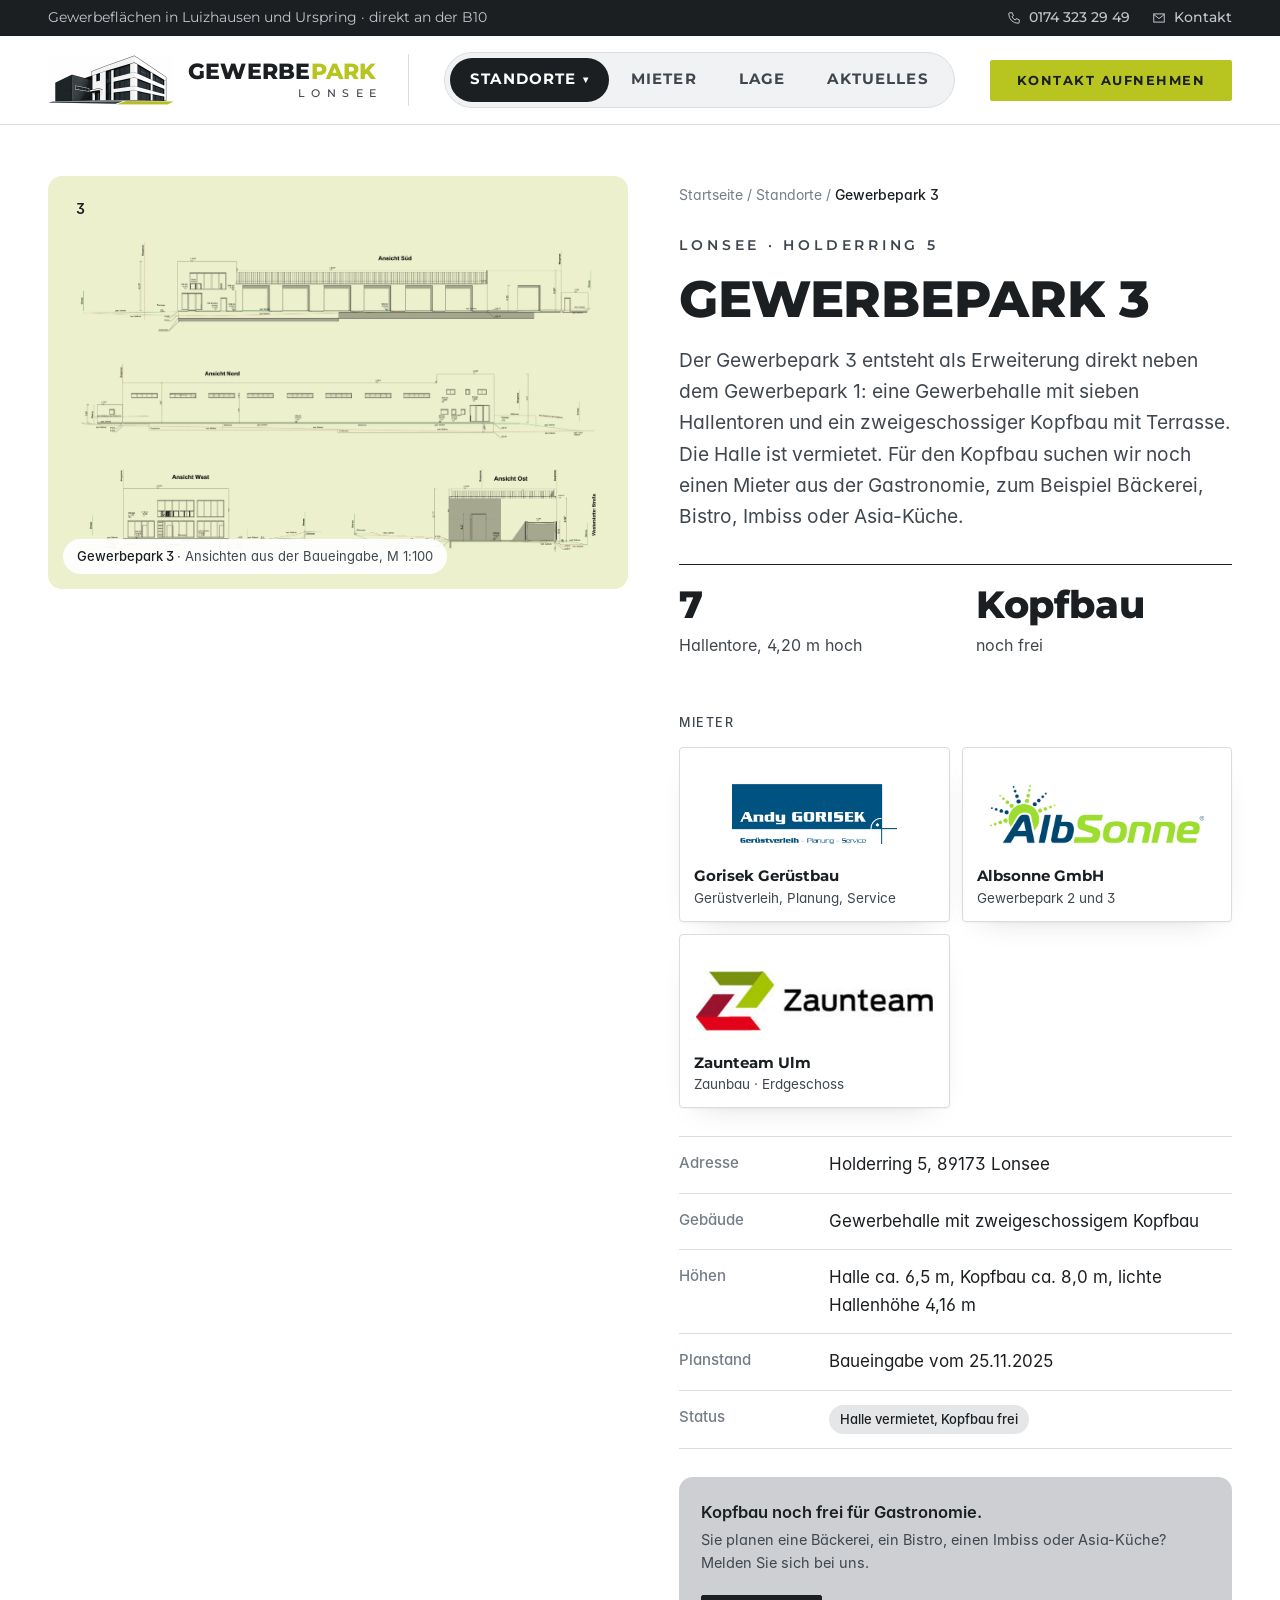
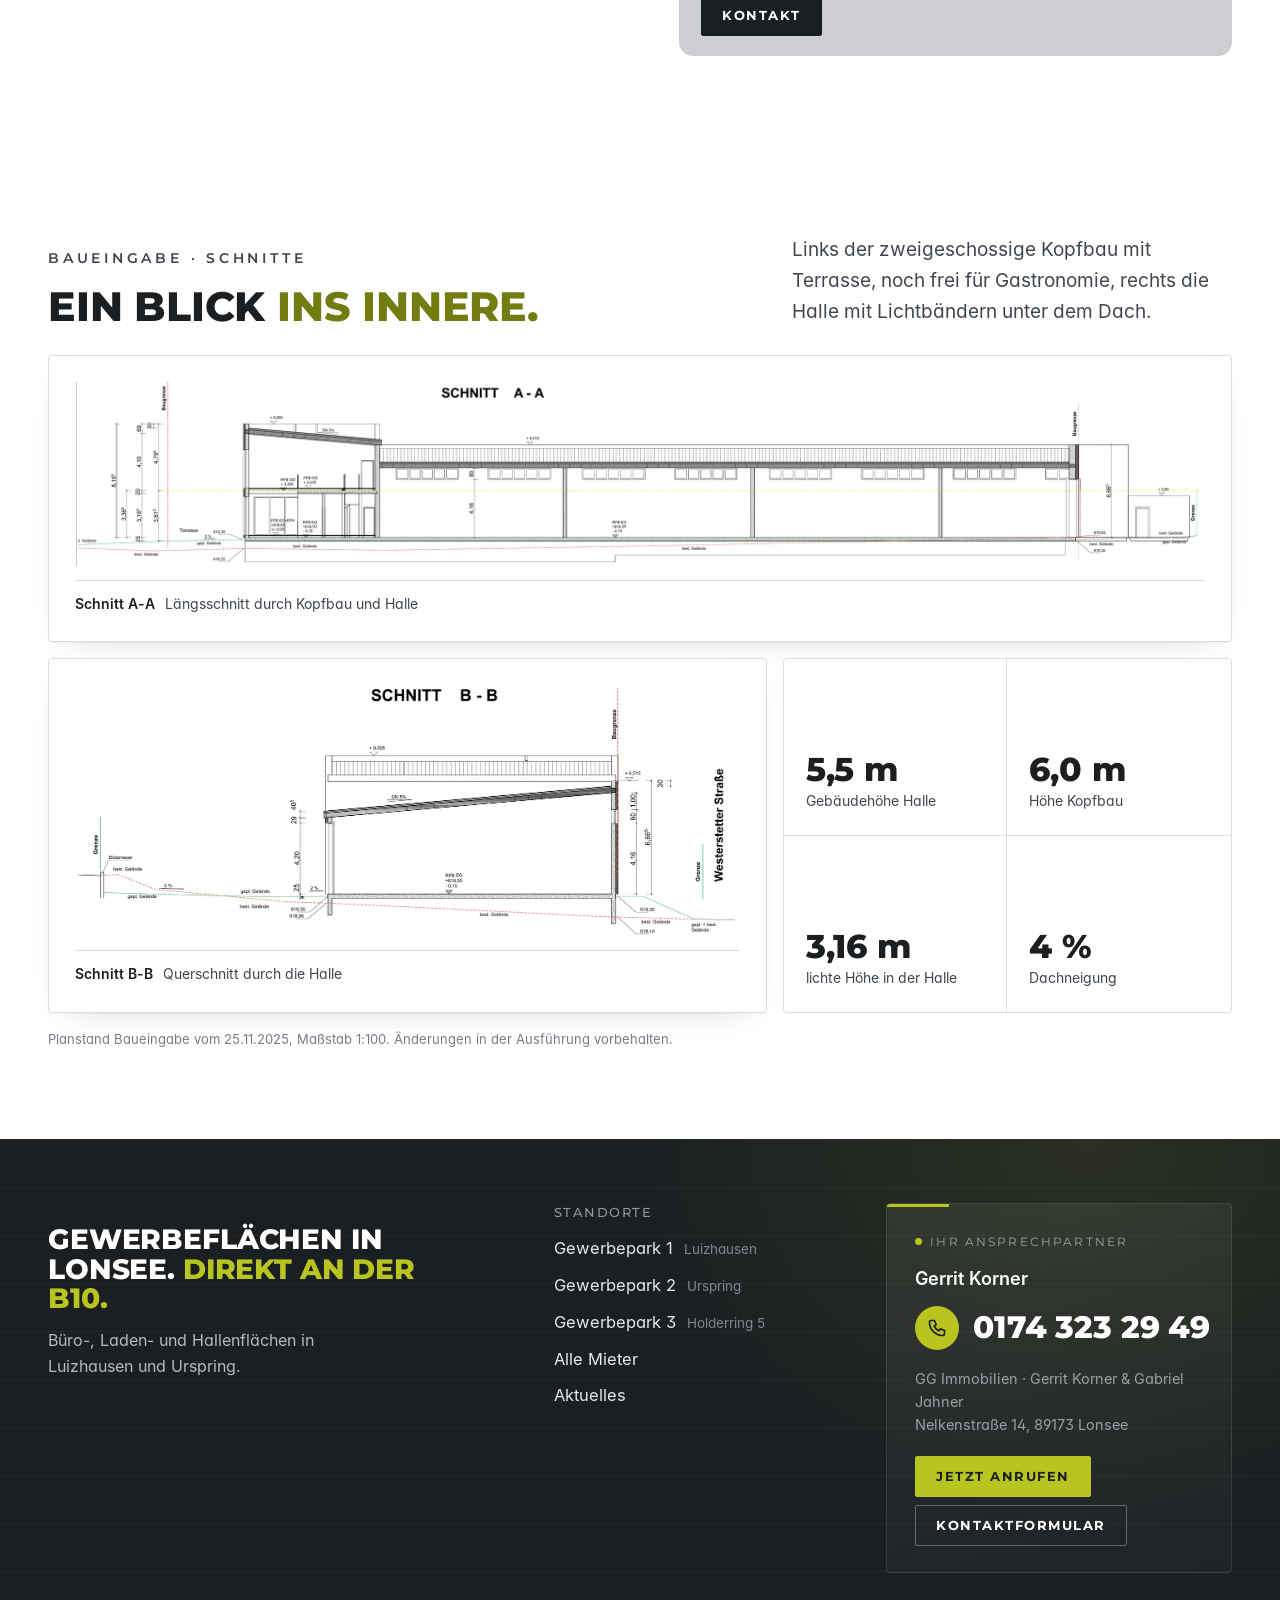
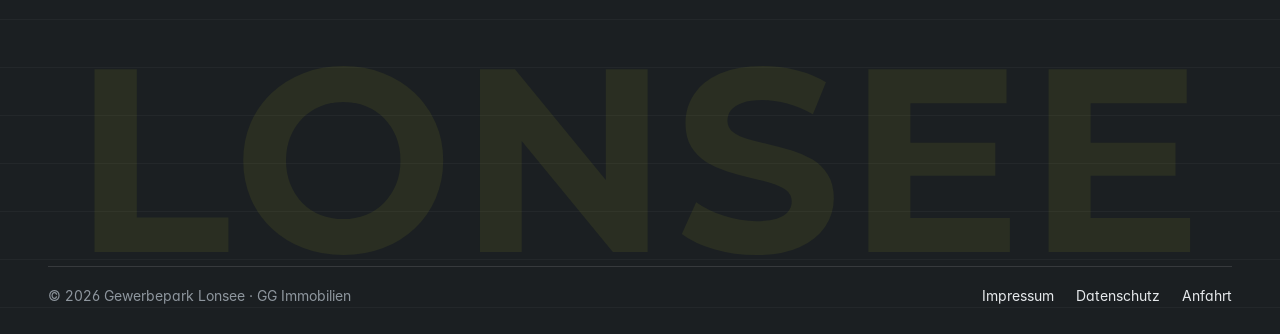
<file: gewerbepark-lonsee/gewerbepark-3.html>
<!doctype html>
<html lang="de">
<head>
<meta charset="utf-8">
<meta name="viewport" content="width=device-width, initial-scale=1, viewport-fit=cover">
<title>Gewerbepark 3 – Gewerbepark Lonsee</title>
<meta name="description" content="Gewerbepark 3 am Holderring 5 in Lonsee: Erweiterung des Gewerbepark 1 mit Gewerbehalle, sieben Hallentoren und Kopfbau mit Terrasse. Für den Kopfbau suchen wir noch Gastronomie: Bäckerei, Bistro, Imbiss oder Asia-Küche.">
<link rel="canonical" href="https://gewerbepark-lonsee.de/gewerbepark-3">
<meta property="og:url" content="https://gewerbepark-lonsee.de/gewerbepark-3">
<meta name="twitter:card" content="summary_large_image">
<meta property="og:type" content="website">
<meta property="og:title" content="Gewerbepark 3 – Gewerbepark Lonsee">
<meta property="og:description" content="Gewerbepark 3 am Holderring 5 in Lonsee: Erweiterung des Gewerbepark 1 mit Gewerbehalle, sieben Hallentoren und Kopfbau mit Terrasse. Für den Kopfbau suchen wir noch Gastronomie: Bäckerei, Bistro, Imbiss oder Asia-Küche.">
<meta property="og:image" content="https://gewerbepark-lonsee.de/assets/img/og-logo.jpg">
<meta property="og:image:width" content="1200">
<meta property="og:image:height" content="630">
<meta property="og:image:alt" content="Gewerbepark Lonsee – Logo">
<meta name="twitter:image" content="https://gewerbepark-lonsee.de/assets/img/og-logo.jpg">
<meta property="og:locale" content="de_DE">
<meta name="theme-color" content="#1B1F22">
<link rel="icon" href="favicon-32.png?v=202610201709" sizes="32x32" type="image/png">
<link rel="icon" href="favicon-64.png?v=202610201709" sizes="64x64" type="image/png">
<link rel="apple-touch-icon" href="apple-touch-icon.png?v=202610201709">
<link rel="preload" href="assets/fonts/interd-500.woff" as="font" type="font/woff" crossorigin>
<link rel="preload" href="assets/fonts/inter-400.woff" as="font" type="font/woff" crossorigin>
<script>if(!matchMedia("(prefers-reduced-motion: reduce)").matches)document.documentElement.classList.add("anim")</script>
<link rel="stylesheet" href="assets/css/style.css?v=202610231458">
</head>
<body>
<a class="skip" href="#inhalt">Zum Inhalt springen</a>
<div class="topbar"><div class="wrap">
 <span class="tb-l">Gewerbeflächen in Luizhausen und Urspring · direkt an der B10</span>
 <span class="tb-r"><a href="tel:+491743232949"><svg viewBox="0 0 24 24" aria-hidden="true"><path d="M5 3h4l2 5-2.5 1.5a11 11 0 0 0 6 6L16 13l5 2v4a2 2 0 0 1-2 2A16 16 0 0 1 3 5a2 2 0 0 1 2-2z"/></svg>0174 323 29 49</a><a href="kontakt.html"><svg viewBox="0 0 24 24" aria-hidden="true"><rect x="3" y="5" width="18" height="14"/><path d="M3 6l9 7 9-7"/></svg>Kontakt</a></span>
</div></div>
<header class="site-header"><div class="wrap bar">
  <a class="brand" href="index.html" aria-label="Gewerbepark Lonsee – Startseite"><span class="mk"><picture class="mk-l"><source srcset="assets/img/marke-hell.webp?v=202610201709" type="image/webp"><img src="assets/img/marke-hell.png?v=202610201709" alt="" width="504" height="200"></picture><picture class="mk-d"><source srcset="assets/img/marke-frei.webp?v=202610201709" type="image/webp"><img src="assets/img/marke-frei.png?v=202610201709" alt="" width="450" height="176"></picture></span><span class="wm2"><span class="w1">GEWERBE<em>PARK</em></span><span class="w2">LONSEE</span></span></a>
  <nav class="nav" aria-label="Hauptnavigation"><ul><li class="has-drop"><a href="standorte.html" aria-current="page">Standorte <span class="car" aria-hidden="true">▾</span></a><div class="drop"><a href="gewerbepark-1.html"><img src="assets/img/gp1-front.webp" alt="" loading="lazy" style="object-position:50% 62%"><span><b>Gewerbepark 1</b><small>Luizhausen, direkt an der B10</small></span></a><a href="gewerbepark-2.html"><img src="assets/img/gp2-strasse.webp" alt="" loading="lazy" style="object-position:50% 58%"><span><b>Gewerbepark 2</b><small>Urspring, Albstraße</small></span></a><a href="gewerbepark-3.html"><img src="assets/img/gp3-west.webp?v=2" alt="" loading="lazy" style="object-fit:contain"><span><b>Gewerbepark 3</b><small>Holderring 5, neben Gewerbepark 1</small></span></a></div></li><li><a href="mieter.html">Mieter</a></li><li><a href="lage.html">Lage</a></li><li><a href="aktuelles.html">Aktuelles</a></li></ul>
   <a class="btn mobile-cta" href="kontakt.html">Kontakt aufnehmen <span class="ar">→</span></a><a class="m-tel" href="tel:+491743232949"><span class="m-ic"><svg viewBox="0 0 24 24" aria-hidden="true"><path d="M5 3h4l2 5-2.5 1.5a11 11 0 0 0 6 6L16 13l5 2v4a2 2 0 0 1-2 2A16 16 0 0 1 3 5a2 2 0 0 1 2-2z"/></svg></span><span><small>Gerrit Korner</small>0174 323 29 49</span></a></nav>
  <a class="btn sm cta" href="kontakt.html">Kontakt aufnehmen <span class="ar">→</span></a>
  <a class="m-call" href="tel:+491743232949" aria-label="Gerrit Korner anrufen"><svg viewBox="0 0 24 24" aria-hidden="true"><path d="M5 3h4l2 5-2.5 1.5a11 11 0 0 0 6 6L16 13l5 2v4a2 2 0 0 1-2 2A16 16 0 0 1 3 5a2 2 0 0 1 2-2z"/></svg></a>
  <button class="burger" type="button" aria-label="Menü öffnen" aria-expanded="false"><span></span></button>
 </div></header>
<main id="inhalt">

<section class="detail c-sand">
 <div class="media planbox"><div class="plans">
  <figure><picture><source srcset="assets/img/gp3-sued.webp?v=2" type="image/webp"><img src="assets/img/gp3-sued.png?v=2" alt="Gewerbepark 3, Ansicht Süd" loading="lazy" decoding="async"></picture></figure>
  <figure><picture><source srcset="assets/img/gp3-nord.webp" type="image/webp"><img src="assets/img/gp3-nord.png" alt="Gewerbepark 3, Ansicht Nord" loading="lazy" decoding="async"></picture></figure>
  <div class="two"><figure><picture><source srcset="assets/img/gp3-west.webp?v=2" type="image/webp"><img src="assets/img/gp3-west.png?v=2" alt="Gewerbepark 3, Ansicht West" loading="lazy" decoding="async"></picture></figure><figure><picture><source srcset="assets/img/gp3-ost.webp" type="image/webp"><img src="assets/img/gp3-ost.png" alt="Gewerbepark 3, Ansicht Ost" loading="lazy" decoding="async"></picture></figure></div>
 </div><span class="tag">3</span><span class="imgtag">Gewerbepark 3 <span>· Ansichten aus der Baueingabe, M 1:100</span></span></div>
 <div class="content">
  <nav class="crumb" aria-label="Brotkrumen"><a href="index.html">Startseite</a> / <a href="standorte.html">Standorte</a> / <b>Gewerbepark 3</b></nav>
  <div class="kicker">Lonsee · Holderring 5</div>
  <h1>Gewerbepark 3</h1>
  <p class="lead">Der Gewerbepark 3 entsteht als Erweiterung direkt neben dem Gewerbepark 1: eine Gewerbehalle mit sieben Hallentoren und ein zweigeschossiger Kopfbau mit Terrasse. Die Halle ist vermietet. Für den Kopfbau suchen wir noch einen Mieter aus der Gastronomie, zum Beispiel Bäckerei, Bistro, Imbiss oder Asia-Küche.</p>
  <div class="figs"><div><b>7</b><span>Hallentore, 4,20 m hoch</span></div><div><b>Kopfbau</b><span>noch frei</span></div></div>
  <div class="subhead">Mieter</div>
  <div style="display:grid;grid-template-columns:1fr 1fr;gap:12px;margin-bottom:22px" class="gp2-t gp3-t"><a class="tenant" data-gp="2 3" href="https://www.geruestverleih-lonsee.de/" target="_blank" rel="noopener"><div class="lg"><img src="assets/logos/gorisek.png" alt="Logo Gorisek Gerüstbau" loading="lazy"></div><div class="nm"><b>Gorisek Gerüstbau</b><small>Gerüstverleih, Planung, Service</small></div></a><a class="tenant" data-gp="2 3" href="https://www.albsonne.de/" target="_blank" rel="noopener"><div class="lg"><img src="assets/logos/albsonne.png" alt="Logo Albsonne GmbH" loading="lazy"></div><div class="nm"><b>Albsonne GmbH</b><small>Gewerbepark 2 und 3</small></div></a><a class="tenant" data-gp="1 3" href="https://www.zaunteam.de/de/ihr-partner/89173-de-zaunteam-ulm/ueber-uns/" target="_blank" rel="noopener"><div class="lg"><img src="assets/logos/zaunteam.png" alt="Logo Zaunteam Ulm" loading="lazy"></div><div class="nm"><b>Zaunteam Ulm</b><small>Zaunbau · Erdgeschoss</small></div></a></div>
  <table class="data"><tr><th>Adresse</th><td>Holderring 5, 89173 Lonsee</td></tr><tr><th>Gebäude</th><td>Gewerbehalle mit zweigeschossigem Kopfbau</td></tr><tr><th>Höhen</th><td>Halle ca. 6,5 m, Kopfbau ca. 8,0 m, lichte Hallenhöhe 4,16 m</td></tr><tr><th>Planstand</th><td>Baueingabe vom 25.11.2025</td></tr><tr><th>Status</th><td><span class="status">Halle vermietet, Kopfbau frei</span></td></tr></table>
  <div class="note-dark on-dark"><div><b>Kopfbau noch frei für Gastronomie.</b><div>Sie planen eine Bäckerei, ein Bistro, einen Imbiss oder Asia-Küche? Melden Sie sich bei uns.</div></div><a class="btn sm" href="kontakt.html">Kontakt <span class="ar">→</span></a></div>
 </div>
</section>
<section class="schnitte"><div class="wrap">
 <div class="sec-head"><div><span class="kicker">Baueingabe · Schnitte</span><h2>Ein Blick <em>ins Innere.</em></h2></div>
  <p class="sub">Links der zweigeschossige Kopfbau mit Terrasse, noch frei für Gastronomie, rechts die Halle mit Lichtbändern unter dem Dach.</p></div>
 <figure class="sn-fig"><picture><source srcset="assets/img/gp3-schnitt-a.webp" type="image/webp"><img src="assets/img/gp3-schnitt-a.png" alt="Gewerbepark 3, Schnitt A-A durch Kopfbau und Halle" loading="lazy" decoding="async" width="2400" height="390"></picture><figcaption><b>Schnitt A-A</b> Längsschnitt durch Kopfbau und Halle</figcaption></figure>
 <div class="sn-row">
  <figure class="sn-fig"><picture><source srcset="assets/img/gp3-schnitt-b.webp" type="image/webp"><img src="assets/img/gp3-schnitt-b.png" alt="Gewerbepark 3, Schnitt B-B quer durch die Halle" loading="lazy" decoding="async" width="1600" height="605"></picture><figcaption><b>Schnitt B-B</b> Querschnitt durch die Halle</figcaption></figure>
  <ul class="sn-facts"><li><b>6,5 m</b><span>Gebäudehöhe Halle</span></li><li><b>8,0 m</b><span>Höhe Kopfbau</span></li><li><b>4,16 m</b><span>lichte Höhe in der Halle</span></li><li><b>5 %</b><span>Dachneigung</span></li></ul>
 </div>
 <p class="sn-note">Planstand Baueingabe vom 25.11.2025, Maßstab 1:100. Änderungen in der Ausführung vorbehalten.</p>
</div></section>
</main>
<footer class="site-footer"><div class="wrap">
 <div class="f-top">
  <div class="f-brand"><a class="brand" href="index.html" aria-label="Gewerbepark Lonsee – Startseite"><span class="mk"><picture class="mk-l"><source srcset="assets/img/marke-hell.webp?v=202610201709" type="image/webp"><img src="assets/img/marke-hell.png?v=202610201709" alt="" width="504" height="200"></picture><picture class="mk-d"><source srcset="assets/img/marke-frei.webp?v=202610201709" type="image/webp"><img src="assets/img/marke-frei.png?v=202610201709" alt="" width="450" height="176"></picture></span><span class="wm2"><span class="w1">GEWERBE<em>PARK</em></span><span class="w2">LONSEE</span></span></a>
   <p class="f-line">Gewerbeflächen in Lonsee. <em>Direkt an der B10.</em></p>
   <p class="f-sub">Büro-, Laden- und Hallenflächen in Luizhausen und Urspring.</p></div>
  <div class="f-col"><span class="lbl">Standorte</span><ul><li><a href="gewerbepark-1.html">Gewerbepark 1 <small>Luizhausen</small></a></li><li><a href="gewerbepark-2.html">Gewerbepark 2 <small>Urspring</small></a></li><li><a href="gewerbepark-3.html">Gewerbepark 3 <small>Holderring 5</small></a></li><li><a href="mieter.html">Alle Mieter</a></li><li><a href="aktuelles.html">Aktuelles</a></li></ul></div>
  <div class="f-card"><span class="lbl">Ihr Ansprechpartner</span>
   <b class="f-name">Gerrit Korner</b>
   <a class="f-tel" href="tel:+491743232949"><span class="f-ic"><svg viewBox="0 0 24 24" aria-hidden="true"><path d="M5 3h4l2 5-2.5 1.5a11 11 0 0 0 6 6L16 13l5 2v4a2 2 0 0 1-2 2A16 16 0 0 1 3 5a2 2 0 0 1 2-2z"/></svg></span><span>0174 323 29 49</span></a>
   <p class="f-adr">GG Immobilien · Gerrit Korner &amp; Gabriel Jahner<br>Nelkenstraße 14, 89173 Lonsee</p>
   <div class="f-btns"><a class="btn sm f-call" href="tel:+491743232949">Jetzt anrufen</a><a class="btn sm f-form" href="kontakt.html">Kontaktformular</a></div></div>
 </div>
 <div class="f-mega" aria-hidden="true"><span>LONSEE</span></div>
 <div class="f-bottom"><span>© <span data-year>2026</span> Gewerbepark Lonsee · GG Immobilien</span><nav aria-label="Rechtliches"><a href="impressum.html">Impressum</a><a href="datenschutz.html">Datenschutz</a><a href="lage.html">Anfahrt</a></nav></div>
</div></footer>
<script src="assets/js/main.js?v=202610231458" defer></script>
</body>
</html>
</file>
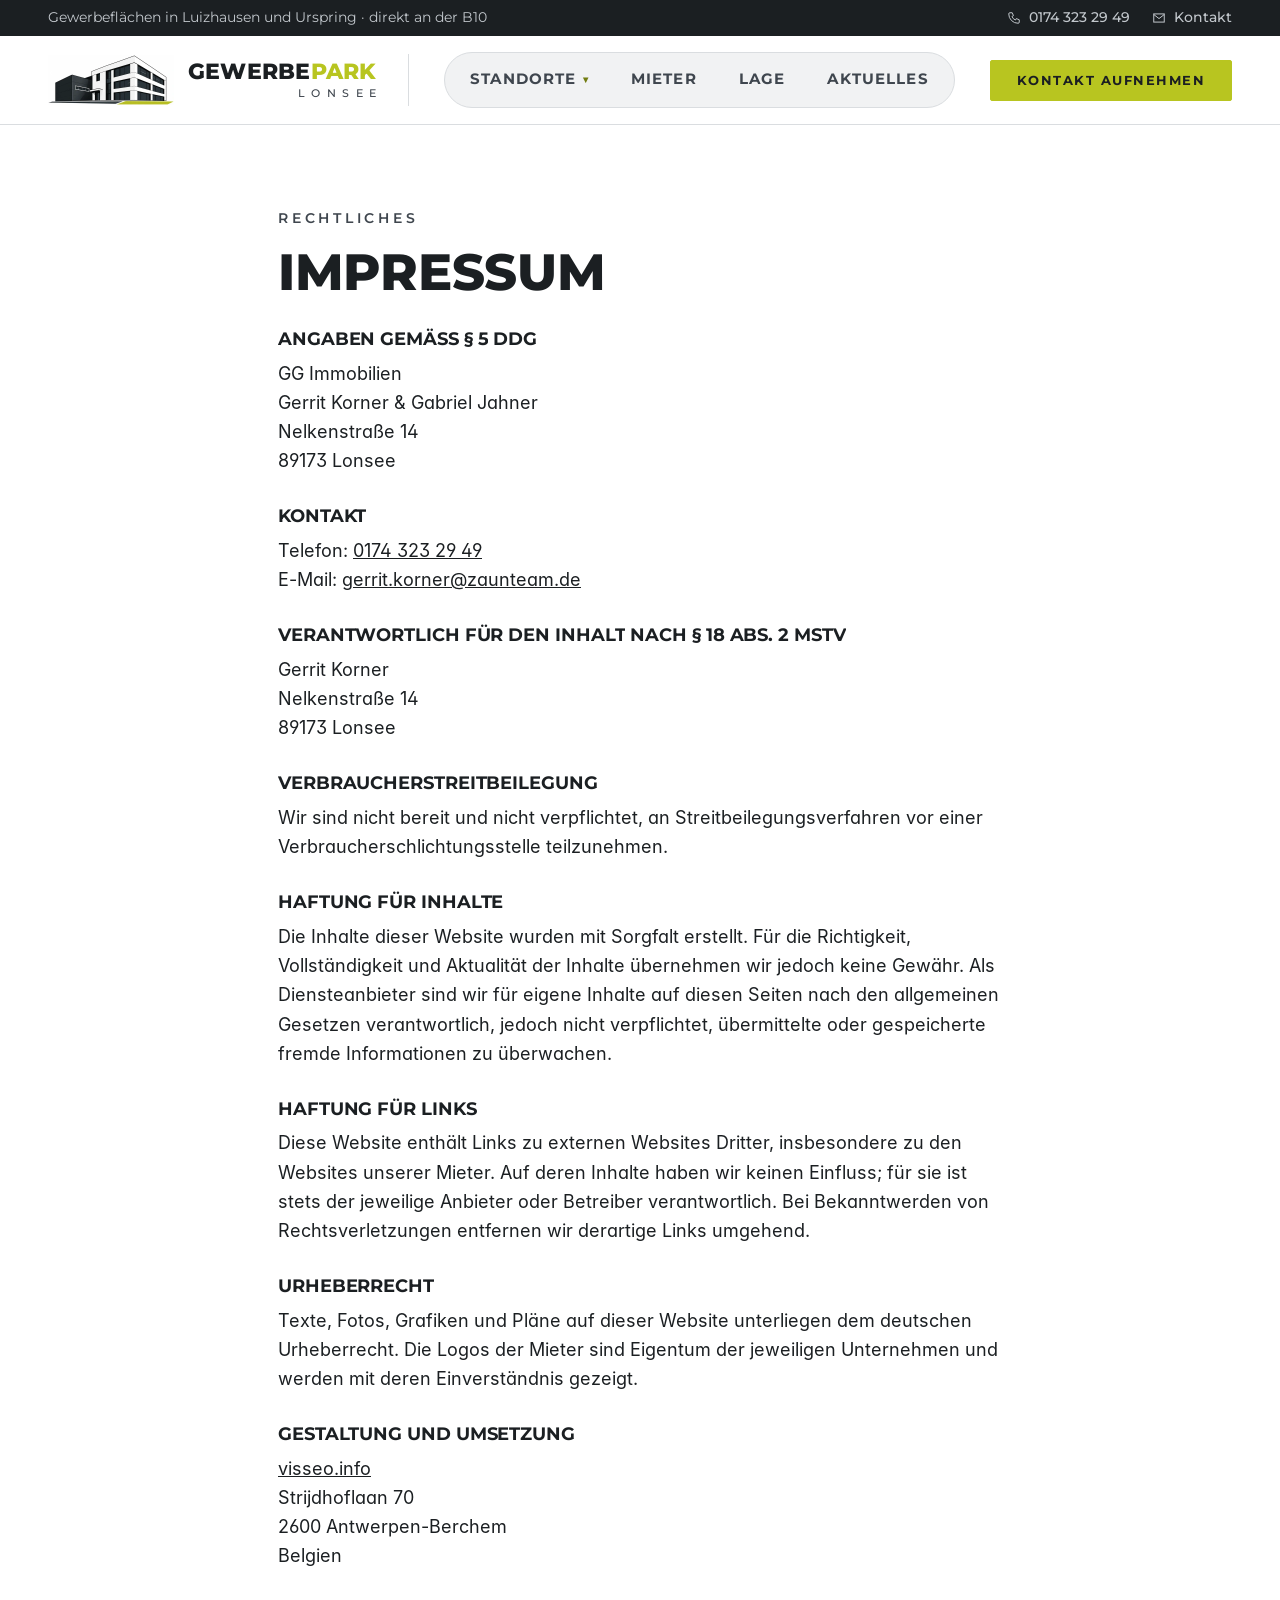
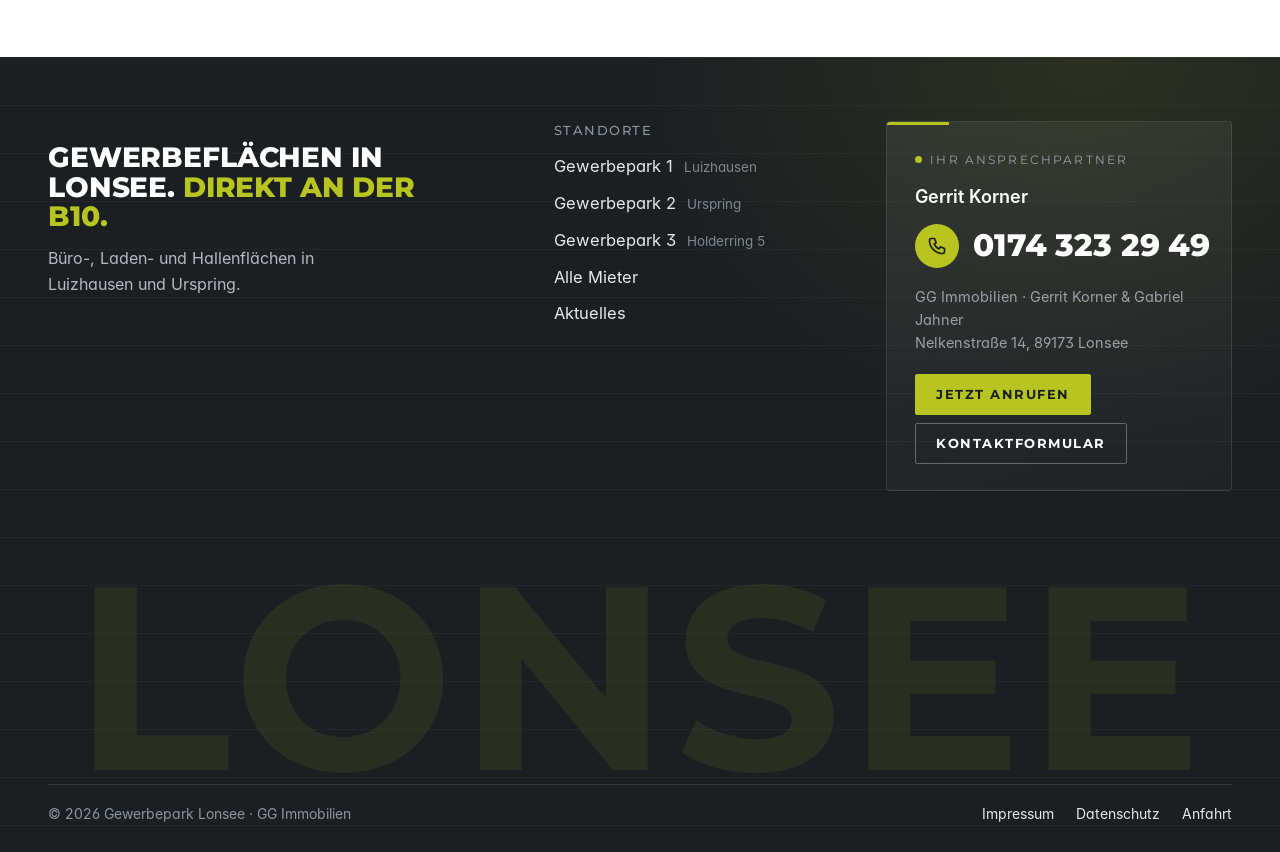
<file: gewerbepark-lonsee/impressum.html>
<!doctype html>
<html lang="de">
<head>
<meta charset="utf-8">
<meta name="viewport" content="width=device-width, initial-scale=1, viewport-fit=cover">
<title>Impressum – Gewerbepark Lonsee</title>
<meta name="description" content="Impressum des Gewerbepark Lonsee.">
<link rel="canonical" href="https://gewerbepark-lonsee.de/impressum">
<meta property="og:url" content="https://gewerbepark-lonsee.de/impressum">
<meta name="twitter:card" content="summary_large_image">
<meta property="og:type" content="website">
<meta property="og:title" content="Impressum – Gewerbepark Lonsee">
<meta property="og:description" content="Impressum des Gewerbepark Lonsee.">
<meta property="og:image" content="https://gewerbepark-lonsee.de/assets/img/og-logo.jpg">
<meta property="og:image:width" content="1200">
<meta property="og:image:height" content="630">
<meta property="og:image:alt" content="Gewerbepark Lonsee – Logo">
<meta name="twitter:image" content="https://gewerbepark-lonsee.de/assets/img/og-logo.jpg">
<meta property="og:locale" content="de_DE">
<meta name="theme-color" content="#1B1F22">
<link rel="icon" href="favicon-32.png?v=202610201709" sizes="32x32" type="image/png">
<link rel="icon" href="favicon-64.png?v=202610201709" sizes="64x64" type="image/png">
<link rel="apple-touch-icon" href="apple-touch-icon.png?v=202610201709">
<link rel="preload" href="assets/fonts/interd-500.woff" as="font" type="font/woff" crossorigin>
<link rel="preload" href="assets/fonts/inter-400.woff" as="font" type="font/woff" crossorigin>
<script>if(!matchMedia("(prefers-reduced-motion: reduce)").matches)document.documentElement.classList.add("anim")</script>
<link rel="stylesheet" href="assets/css/style.css?v=202610231458">
</head>
<body>
<a class="skip" href="#inhalt">Zum Inhalt springen</a>
<div class="topbar"><div class="wrap">
 <span class="tb-l">Gewerbeflächen in Luizhausen und Urspring · direkt an der B10</span>
 <span class="tb-r"><a href="tel:+491743232949"><svg viewBox="0 0 24 24" aria-hidden="true"><path d="M5 3h4l2 5-2.5 1.5a11 11 0 0 0 6 6L16 13l5 2v4a2 2 0 0 1-2 2A16 16 0 0 1 3 5a2 2 0 0 1 2-2z"/></svg>0174 323 29 49</a><a href="kontakt.html"><svg viewBox="0 0 24 24" aria-hidden="true"><rect x="3" y="5" width="18" height="14"/><path d="M3 6l9 7 9-7"/></svg>Kontakt</a></span>
</div></div>
<header class="site-header"><div class="wrap bar">
  <a class="brand" href="index.html" aria-label="Gewerbepark Lonsee – Startseite"><span class="mk"><picture class="mk-l"><source srcset="assets/img/marke-hell.webp?v=202610201709" type="image/webp"><img src="assets/img/marke-hell.png?v=202610201709" alt="" width="504" height="200"></picture><picture class="mk-d"><source srcset="assets/img/marke-frei.webp?v=202610201709" type="image/webp"><img src="assets/img/marke-frei.png?v=202610201709" alt="" width="450" height="176"></picture></span><span class="wm2"><span class="w1">GEWERBE<em>PARK</em></span><span class="w2">LONSEE</span></span></a>
  <nav class="nav" aria-label="Hauptnavigation"><ul><li class="has-drop"><a href="standorte.html">Standorte <span class="car" aria-hidden="true">▾</span></a><div class="drop"><a href="gewerbepark-1.html"><img src="assets/img/gp1-front.webp" alt="" loading="lazy" style="object-position:50% 62%"><span><b>Gewerbepark 1</b><small>Luizhausen, direkt an der B10</small></span></a><a href="gewerbepark-2.html"><img src="assets/img/gp2-strasse.webp" alt="" loading="lazy" style="object-position:50% 58%"><span><b>Gewerbepark 2</b><small>Urspring, Albstraße</small></span></a><a href="gewerbepark-3.html"><img src="assets/img/gp3-west.webp?v=2" alt="" loading="lazy" style="object-fit:contain"><span><b>Gewerbepark 3</b><small>Holderring 5, neben Gewerbepark 1</small></span></a></div></li><li><a href="mieter.html">Mieter</a></li><li><a href="lage.html">Lage</a></li><li><a href="aktuelles.html">Aktuelles</a></li></ul>
   <a class="btn mobile-cta" href="kontakt.html">Kontakt aufnehmen <span class="ar">→</span></a><a class="m-tel" href="tel:+491743232949"><span class="m-ic"><svg viewBox="0 0 24 24" aria-hidden="true"><path d="M5 3h4l2 5-2.5 1.5a11 11 0 0 0 6 6L16 13l5 2v4a2 2 0 0 1-2 2A16 16 0 0 1 3 5a2 2 0 0 1 2-2z"/></svg></span><span><small>Gerrit Korner</small>0174 323 29 49</span></a></nav>
  <a class="btn sm cta" href="kontakt.html">Kontakt aufnehmen <span class="ar">→</span></a>
  <a class="m-call" href="tel:+491743232949" aria-label="Gerrit Korner anrufen"><svg viewBox="0 0 24 24" aria-hidden="true"><path d="M5 3h4l2 5-2.5 1.5a11 11 0 0 0 6 6L16 13l5 2v4a2 2 0 0 1-2 2A16 16 0 0 1 3 5a2 2 0 0 1 2-2z"/></svg></a>
  <button class="burger" type="button" aria-label="Menü öffnen" aria-expanded="false"><span></span></button>
 </div></header>
<main id="inhalt">

<section class="section"><div class="wrap textpage">
 <div class="kicker">Rechtliches</div><h1>Impressum</h1>
 <h2>Angaben gemäß § 5 DDG</h2>
 <p>GG Immobilien<br>Gerrit Korner &amp; Gabriel Jahner<br>Nelkenstraße 14<br>89173 Lonsee</p>
 <h2>Kontakt</h2>
 <p>Telefon: <a href="tel:+491743232949">0174 323 29 49</a><br>E-Mail: <a href="mailto:gerrit.korner@zaunteam.de">gerrit.korner@zaunteam.de</a></p>
 <h2>Verantwortlich für den Inhalt nach § 18 Abs. 2 MStV</h2>
 <p>Gerrit Korner<br>Nelkenstraße 14<br>89173 Lonsee</p>
 <h2>Verbraucherstreitbeilegung</h2>
 <p>Wir sind nicht bereit und nicht verpflichtet, an Streitbeilegungsverfahren vor einer Verbraucherschlichtungsstelle teilzunehmen.</p>
 <h2>Haftung für Inhalte</h2>
 <p>Die Inhalte dieser Website wurden mit Sorgfalt erstellt. Für die Richtigkeit, Vollständigkeit und Aktualität der Inhalte übernehmen wir jedoch keine Gewähr. Als Diensteanbieter sind wir für eigene Inhalte auf diesen Seiten nach den allgemeinen Gesetzen verantwortlich, jedoch nicht verpflichtet, übermittelte oder gespeicherte fremde Informationen zu überwachen.</p>
 <h2>Haftung für Links</h2>
 <p>Diese Website enthält Links zu externen Websites Dritter, insbesondere zu den Websites unserer Mieter. Auf deren Inhalte haben wir keinen Einfluss; für sie ist stets der jeweilige Anbieter oder Betreiber verantwortlich. Bei Bekanntwerden von Rechtsverletzungen entfernen wir derartige Links umgehend.</p>
 <h2>Urheberrecht</h2>
 <p>Texte, Fotos, Grafiken und Pläne auf dieser Website unterliegen dem deutschen Urheberrecht. Die Logos der Mieter sind Eigentum der jeweiligen Unternehmen und werden mit deren Einverständnis gezeigt.</p>
 <h2>Gestaltung und Umsetzung</h2>
 <p><a href="https://visseo.info" target="_blank" rel="noopener">visseo.info</a><br>Strijdhoflaan 70<br>2600 Antwerpen-Berchem<br>Belgien</p>
</div></section>
</main>
<footer class="site-footer"><div class="wrap">
 <div class="f-top">
  <div class="f-brand"><a class="brand" href="index.html" aria-label="Gewerbepark Lonsee – Startseite"><span class="mk"><picture class="mk-l"><source srcset="assets/img/marke-hell.webp?v=202610201709" type="image/webp"><img src="assets/img/marke-hell.png?v=202610201709" alt="" width="504" height="200"></picture><picture class="mk-d"><source srcset="assets/img/marke-frei.webp?v=202610201709" type="image/webp"><img src="assets/img/marke-frei.png?v=202610201709" alt="" width="450" height="176"></picture></span><span class="wm2"><span class="w1">GEWERBE<em>PARK</em></span><span class="w2">LONSEE</span></span></a>
   <p class="f-line">Gewerbeflächen in Lonsee. <em>Direkt an der B10.</em></p>
   <p class="f-sub">Büro-, Laden- und Hallenflächen in Luizhausen und Urspring.</p></div>
  <div class="f-col"><span class="lbl">Standorte</span><ul><li><a href="gewerbepark-1.html">Gewerbepark 1 <small>Luizhausen</small></a></li><li><a href="gewerbepark-2.html">Gewerbepark 2 <small>Urspring</small></a></li><li><a href="gewerbepark-3.html">Gewerbepark 3 <small>Holderring 5</small></a></li><li><a href="mieter.html">Alle Mieter</a></li><li><a href="aktuelles.html">Aktuelles</a></li></ul></div>
  <div class="f-card"><span class="lbl">Ihr Ansprechpartner</span>
   <b class="f-name">Gerrit Korner</b>
   <a class="f-tel" href="tel:+491743232949"><span class="f-ic"><svg viewBox="0 0 24 24" aria-hidden="true"><path d="M5 3h4l2 5-2.5 1.5a11 11 0 0 0 6 6L16 13l5 2v4a2 2 0 0 1-2 2A16 16 0 0 1 3 5a2 2 0 0 1 2-2z"/></svg></span><span>0174 323 29 49</span></a>
   <p class="f-adr">GG Immobilien · Gerrit Korner &amp; Gabriel Jahner<br>Nelkenstraße 14, 89173 Lonsee</p>
   <div class="f-btns"><a class="btn sm f-call" href="tel:+491743232949">Jetzt anrufen</a><a class="btn sm f-form" href="kontakt.html">Kontaktformular</a></div></div>
 </div>
 <div class="f-mega" aria-hidden="true"><span>LONSEE</span></div>
 <div class="f-bottom"><span>© <span data-year>2026</span> Gewerbepark Lonsee · GG Immobilien</span><nav aria-label="Rechtliches"><a href="impressum.html">Impressum</a><a href="datenschutz.html">Datenschutz</a><a href="lage.html">Anfahrt</a></nav></div>
</div></footer>
<script src="assets/js/main.js?v=202610231458" defer></script>
</body>
</html>
</file>
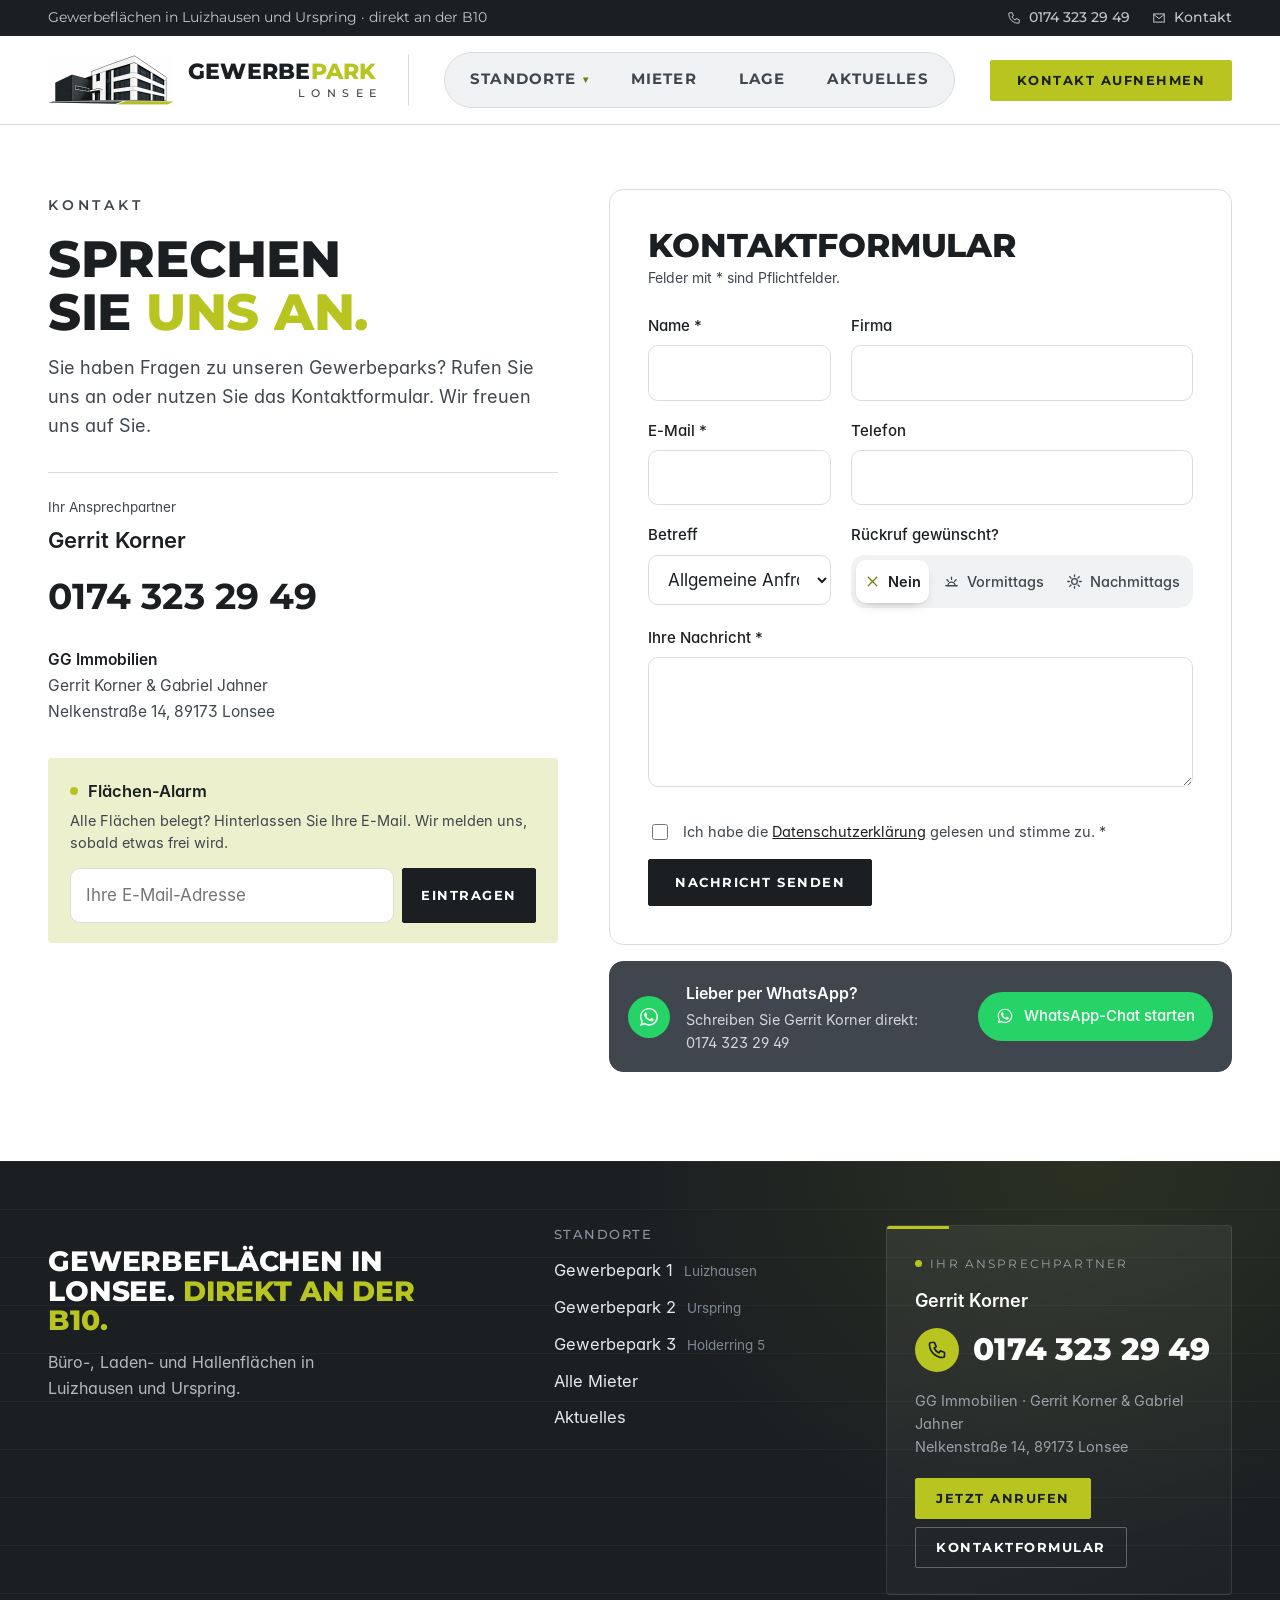
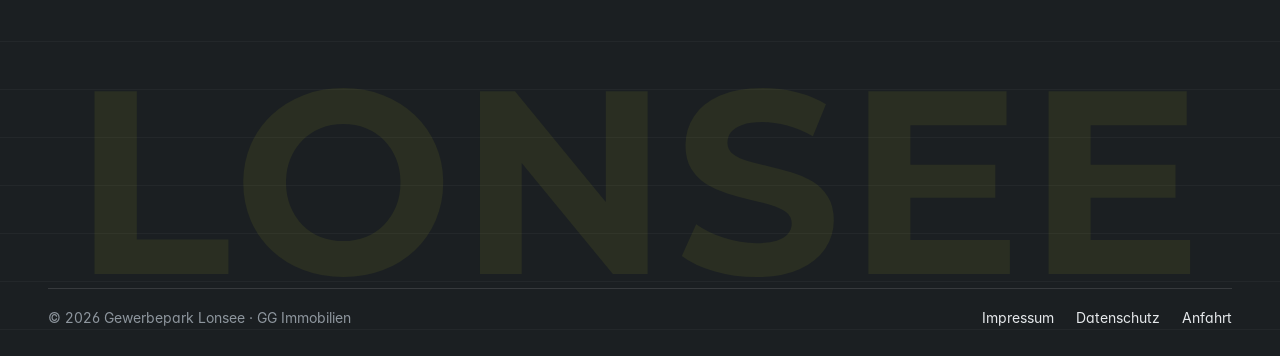
<file: gewerbepark-lonsee/kontakt.html>
<!doctype html>
<html lang="de">
<head>
<meta charset="utf-8">
<meta name="viewport" content="width=device-width, initial-scale=1, viewport-fit=cover">
<title>Kontakt – Gewerbepark Lonsee</title>
<meta name="description" content="Kontakt zum Gewerbepark Lonsee: Gerrit Korner, 0174 323 29 49. Kontaktformular, WhatsApp und Flächen-Alarm.">
<link rel="canonical" href="https://gewerbepark-lonsee.de/kontakt">
<meta property="og:url" content="https://gewerbepark-lonsee.de/kontakt">
<meta name="twitter:card" content="summary_large_image">
<meta property="og:type" content="website">
<meta property="og:title" content="Kontakt – Gewerbepark Lonsee">
<meta property="og:description" content="Kontakt zum Gewerbepark Lonsee: Gerrit Korner, 0174 323 29 49. Kontaktformular, WhatsApp und Flächen-Alarm.">
<meta property="og:image" content="https://gewerbepark-lonsee.de/assets/img/og-logo.jpg">
<meta property="og:image:width" content="1200">
<meta property="og:image:height" content="630">
<meta property="og:image:alt" content="Gewerbepark Lonsee – Logo">
<meta name="twitter:image" content="https://gewerbepark-lonsee.de/assets/img/og-logo.jpg">
<meta property="og:locale" content="de_DE">
<meta name="theme-color" content="#1B1F22">
<link rel="icon" href="favicon-32.png?v=202610201709" sizes="32x32" type="image/png">
<link rel="icon" href="favicon-64.png?v=202610201709" sizes="64x64" type="image/png">
<link rel="apple-touch-icon" href="apple-touch-icon.png?v=202610201709">
<link rel="preload" href="assets/fonts/interd-500.woff" as="font" type="font/woff" crossorigin>
<link rel="preload" href="assets/fonts/inter-400.woff" as="font" type="font/woff" crossorigin>
<script>if(!matchMedia("(prefers-reduced-motion: reduce)").matches)document.documentElement.classList.add("anim")</script>
<link rel="stylesheet" href="assets/css/style.css?v=202610231458">
</head>
<body>
<a class="skip" href="#inhalt">Zum Inhalt springen</a>
<div class="topbar"><div class="wrap">
 <span class="tb-l">Gewerbeflächen in Luizhausen und Urspring · direkt an der B10</span>
 <span class="tb-r"><a href="tel:+491743232949"><svg viewBox="0 0 24 24" aria-hidden="true"><path d="M5 3h4l2 5-2.5 1.5a11 11 0 0 0 6 6L16 13l5 2v4a2 2 0 0 1-2 2A16 16 0 0 1 3 5a2 2 0 0 1 2-2z"/></svg>0174 323 29 49</a><a href="kontakt.html"><svg viewBox="0 0 24 24" aria-hidden="true"><rect x="3" y="5" width="18" height="14"/><path d="M3 6l9 7 9-7"/></svg>Kontakt</a></span>
</div></div>
<header class="site-header"><div class="wrap bar">
  <a class="brand" href="index.html" aria-label="Gewerbepark Lonsee – Startseite"><span class="mk"><picture class="mk-l"><source srcset="assets/img/marke-hell.webp?v=202610201709" type="image/webp"><img src="assets/img/marke-hell.png?v=202610201709" alt="" width="504" height="200"></picture><picture class="mk-d"><source srcset="assets/img/marke-frei.webp?v=202610201709" type="image/webp"><img src="assets/img/marke-frei.png?v=202610201709" alt="" width="450" height="176"></picture></span><span class="wm2"><span class="w1">GEWERBE<em>PARK</em></span><span class="w2">LONSEE</span></span></a>
  <nav class="nav" aria-label="Hauptnavigation"><ul><li class="has-drop"><a href="standorte.html">Standorte <span class="car" aria-hidden="true">▾</span></a><div class="drop"><a href="gewerbepark-1.html"><img src="assets/img/gp1-front.webp" alt="" loading="lazy" style="object-position:50% 62%"><span><b>Gewerbepark 1</b><small>Luizhausen, direkt an der B10</small></span></a><a href="gewerbepark-2.html"><img src="assets/img/gp2-strasse.webp" alt="" loading="lazy" style="object-position:50% 58%"><span><b>Gewerbepark 2</b><small>Urspring, Albstraße</small></span></a><a href="gewerbepark-3.html"><img src="assets/img/gp3-west.webp?v=2" alt="" loading="lazy" style="object-fit:contain"><span><b>Gewerbepark 3</b><small>Holderring 5, neben Gewerbepark 1</small></span></a></div></li><li><a href="mieter.html">Mieter</a></li><li><a href="lage.html">Lage</a></li><li><a href="aktuelles.html">Aktuelles</a></li></ul>
   <a class="btn mobile-cta" href="kontakt.html">Kontakt aufnehmen <span class="ar">→</span></a><a class="m-tel" href="tel:+491743232949"><span class="m-ic"><svg viewBox="0 0 24 24" aria-hidden="true"><path d="M5 3h4l2 5-2.5 1.5a11 11 0 0 0 6 6L16 13l5 2v4a2 2 0 0 1-2 2A16 16 0 0 1 3 5a2 2 0 0 1 2-2z"/></svg></span><span><small>Gerrit Korner</small>0174 323 29 49</span></a></nav>
  <a class="btn sm cta" href="kontakt.html" aria-current="page">Kontakt aufnehmen <span class="ar">→</span></a>
  <a class="m-call" href="tel:+491743232949" aria-label="Gerrit Korner anrufen"><svg viewBox="0 0 24 24" aria-hidden="true"><path d="M5 3h4l2 5-2.5 1.5a11 11 0 0 0 6 6L16 13l5 2v4a2 2 0 0 1-2 2A16 16 0 0 1 3 5a2 2 0 0 1 2-2z"/></svg></a>
  <button class="burger" type="button" aria-label="Menü öffnen" aria-expanded="false"><span></span></button>
 </div></header>
<main id="inhalt">

<section class="kontakt">
 <div class="k-side on-dark">
  <div class="kicker">Kontakt</div>
  <h1>Sprechen Sie <em>uns an.</em></h1>
  <p class="sub" style="margin-top:14px">Sie haben Fragen zu unseren Gewerbeparks? Rufen Sie uns an oder nutzen Sie das Kontaktformular. Wir freuen uns auf Sie.</p>
  <div class="p"><div class="sub" style="font-size:13.5px">Ihr Ansprechpartner</div><div style="font-size:22px;font-weight:700;margin-top:4px">Gerrit Korner</div>
   <a class="phone" href="tel:+491743232949">0174 323 29 49</a></div>
  <address><b>GG Immobilien</b><br>Gerrit Korner &amp; Gabriel Jahner<br>Nelkenstraße 14, 89173 Lonsee</address>
  <div class="alarm"><div class="h"><i></i>Flächen-Alarm</div>
   <p>Alle Flächen belegt? Hinterlassen Sie Ihre E-Mail. Wir melden uns, sobald etwas frei wird.</p>
   <form id="alarmformular" action="/api/kontakt" method="post" novalidate>
    <input type="hidden" name="typ" value="flaechen-alarm"><input class="hp" type="text" name="website" tabindex="-1" autocomplete="off" aria-hidden="true">
    <label class="sr-only" for="alarm-mail">E-Mail-Adresse</label>
    <div class="f" style="flex:1;display:flex"><input id="alarm-mail" type="email" name="email" placeholder="Ihre E-Mail-Adresse" required data-label="E-Mail-Adresse" autocomplete="email"></div>
    <button class="btn" type="submit">Eintragen</button>
   </form>
   <div class="msg" id="alarm-msg" hidden role="status"></div>
  </div>
 </div>
 <div class="k-main">
  <div class="formbox">
   <h2>Kontaktformular</h2>
   <p class="sub" style="font-size:14px;margin-top:4px">Felder mit * sind Pflichtfelder.</p>
   <form id="kontaktformular" action="/api/kontakt" method="post" novalidate>
    <input type="hidden" name="typ" value="kontakt"><input class="hp" type="text" name="website" tabindex="-1" autocomplete="off" aria-hidden="true">
    <div class="fgrid">
     <div class="f"><label for="k-name">Name *</label><input id="k-name" name="name" autocomplete="name" required data-label="Name"></div>
     <div class="f"><label for="k-firma">Firma</label><input id="k-firma" name="firma" autocomplete="organization"></div>
     <div class="f"><label for="k-mail">E-Mail *</label><input id="k-mail" type="email" name="email" autocomplete="email" required data-label="E-Mail"></div>
     <div class="f"><label for="k-tel">Telefon</label><input id="k-tel" type="tel" name="telefon" autocomplete="tel"></div>
     <div class="f"><label for="k-betreff">Betreff</label><select id="k-betreff" name="betreff"><option>Allgemeine Anfrage</option><option>Gewerbepark 1</option><option>Gewerbepark 2</option><option>Gewerbepark 3</option><option>Interesse an einer Fläche</option></select></div>
     <div class="f"><span class="lbl" id="rr-l">Rückruf gewünscht?</span><div class="seg" role="radiogroup" aria-labelledby="rr-l">
      <input type="radio" name="rueckruf" id="rr-n" value="Nein" checked><label for="rr-n"><svg viewBox="0 0 24 24" aria-hidden="true"><path d="M6 6l12 12M18 6L6 18"/></svg>Nein</label>
      <input type="radio" name="rueckruf" id="rr-v" value="Vormittags"><label for="rr-v"><svg viewBox="0 0 24 24" aria-hidden="true"><path d="M4 18h16M7 18a5 5 0 0 1 10 0M12 6v3M5.6 9.6l2 2M18.4 9.6l-2 2"/></svg>Vormittags</label>
      <input type="radio" name="rueckruf" id="rr-a" value="Nachmittags"><label for="rr-a"><svg viewBox="0 0 24 24" aria-hidden="true"><circle cx="12" cy="12" r="4"/><path d="M12 2.5v2.5M12 19v2.5M2.5 12H5M19 12h2.5M5.3 5.3l1.8 1.8M16.9 16.9l1.8 1.8M5.3 18.7l1.8-1.8M16.9 7.1l1.8-1.8"/></svg>Nachmittags</label></div></div>
     <div class="f full"><label for="k-msg">Ihre Nachricht *</label><textarea id="k-msg" name="nachricht" required data-label="Nachricht"></textarea></div>
    </div>
    <div class="f-foot">
     <label class="f consent" for="k-ok"><input type="checkbox" id="k-ok" name="datenschutz" value="ja" required data-label="Zustimmung zur Datenschutzerklärung"><span>Ich habe die <a href="datenschutz.html">Datenschutzerklärung</a> gelesen und stimme zu. *</span></label>
     <button class="btn" type="submit">Nachricht senden <span class="ar">→</span></button>
    </div>
    <div class="form-msg" id="kontakt-msg" hidden role="status"></div>
   </form>
  </div>
  <div class="wa-row">
   <span class="ic"><svg width="22" height="22" viewBox="0 0 32 32" aria-hidden="true"><path fill="#fff" d="M16 3C8.8 3 3 8.7 3 15.8c0 2.5.7 4.9 2 6.9L3 29l6.5-2c2 1.1 4.2 1.7 6.5 1.7 7.2 0 13-5.7 13-12.8S23.2 3 16 3zm0 23.4c-2.1 0-4.1-.6-5.8-1.7l-.4-.3-3.9 1.2 1.2-3.7-.3-.4c-1.2-1.8-1.9-3.9-1.9-6 0-5.9 4.9-10.6 11-10.6s11 4.8 11 10.6-4.9 10.9-10.9 10.9z"/><path fill="#fff" d="M22.1 18.6c-.3-.2-2-1-2.3-1.1-.3-.1-.5-.2-.8.2-.2.3-.9 1.1-1.1 1.3-.2.2-.4.2-.7.1-.3-.2-1.4-.5-2.7-1.7-1-.9-1.7-2-1.9-2.3-.2-.3 0-.5.1-.7l.5-.6c.2-.2.2-.4.3-.6.1-.2 0-.4 0-.6l-1-2.5c-.3-.7-.6-.6-.8-.6h-.7c-.2 0-.6.1-.9.4-.3.3-1.2 1.2-1.2 2.9s1.2 3.4 1.4 3.6c.2.2 2.4 3.7 5.9 5.1 2.9 1.1 3.5.9 4.1.8.6-.1 2-.8 2.3-1.6.3-.8.3-1.5.2-1.6-.1-.1-.3-.2-.7-.3z"/></svg></span>
   <div class="t"><b>Lieber per WhatsApp?</b><div>Schreiben Sie Gerrit Korner direkt: <span class="nw">0174 323 29 49</span></div></div>
   <a class="wa-btn" href="https://wa.me/491743232949?text=Guten%20Tag%2C%20ich%20habe%20eine%20Frage%20zum%20Gewerbepark%20Lonsee." target="_blank" rel="noopener"><svg width="18" height="18" viewBox="0 0 32 32" aria-hidden="true"><path fill="#fff" d="M16 3C8.8 3 3 8.7 3 15.8c0 2.5.7 4.9 2 6.9L3 29l6.5-2c2 1.1 4.2 1.7 6.5 1.7 7.2 0 13-5.7 13-12.8S23.2 3 16 3zm0 23.4c-2.1 0-4.1-.6-5.8-1.7l-.4-.3-3.9 1.2 1.2-3.7-.3-.4c-1.2-1.8-1.9-3.9-1.9-6 0-5.9 4.9-10.6 11-10.6s11 4.8 11 10.6-4.9 10.9-10.9 10.9z"/><path fill="#fff" d="M22.1 18.6c-.3-.2-2-1-2.3-1.1-.3-.1-.5-.2-.8.2-.2.3-.9 1.1-1.1 1.3-.2.2-.4.2-.7.1-.3-.2-1.4-.5-2.7-1.7-1-.9-1.7-2-1.9-2.3-.2-.3 0-.5.1-.7l.5-.6c.2-.2.2-.4.3-.6.1-.2 0-.4 0-.6l-1-2.5c-.3-.7-.6-.6-.8-.6h-.7c-.2 0-.6.1-.9.4-.3.3-1.2 1.2-1.2 2.9s1.2 3.4 1.4 3.6c.2.2 2.4 3.7 5.9 5.1 2.9 1.1 3.5.9 4.1.8.6-.1 2-.8 2.3-1.6.3-.8.3-1.5.2-1.6-.1-.1-.3-.2-.7-.3z"/></svg> WhatsApp-Chat starten</a>
  </div>
 </div>
</section>
</main>
<footer class="site-footer"><div class="wrap">
 <div class="f-top">
  <div class="f-brand"><a class="brand" href="index.html" aria-label="Gewerbepark Lonsee – Startseite"><span class="mk"><picture class="mk-l"><source srcset="assets/img/marke-hell.webp?v=202610201709" type="image/webp"><img src="assets/img/marke-hell.png?v=202610201709" alt="" width="504" height="200"></picture><picture class="mk-d"><source srcset="assets/img/marke-frei.webp?v=202610201709" type="image/webp"><img src="assets/img/marke-frei.png?v=202610201709" alt="" width="450" height="176"></picture></span><span class="wm2"><span class="w1">GEWERBE<em>PARK</em></span><span class="w2">LONSEE</span></span></a>
   <p class="f-line">Gewerbeflächen in Lonsee. <em>Direkt an der B10.</em></p>
   <p class="f-sub">Büro-, Laden- und Hallenflächen in Luizhausen und Urspring.</p></div>
  <div class="f-col"><span class="lbl">Standorte</span><ul><li><a href="gewerbepark-1.html">Gewerbepark 1 <small>Luizhausen</small></a></li><li><a href="gewerbepark-2.html">Gewerbepark 2 <small>Urspring</small></a></li><li><a href="gewerbepark-3.html">Gewerbepark 3 <small>Holderring 5</small></a></li><li><a href="mieter.html">Alle Mieter</a></li><li><a href="aktuelles.html">Aktuelles</a></li></ul></div>
  <div class="f-card"><span class="lbl">Ihr Ansprechpartner</span>
   <b class="f-name">Gerrit Korner</b>
   <a class="f-tel" href="tel:+491743232949"><span class="f-ic"><svg viewBox="0 0 24 24" aria-hidden="true"><path d="M5 3h4l2 5-2.5 1.5a11 11 0 0 0 6 6L16 13l5 2v4a2 2 0 0 1-2 2A16 16 0 0 1 3 5a2 2 0 0 1 2-2z"/></svg></span><span>0174 323 29 49</span></a>
   <p class="f-adr">GG Immobilien · Gerrit Korner &amp; Gabriel Jahner<br>Nelkenstraße 14, 89173 Lonsee</p>
   <div class="f-btns"><a class="btn sm f-call" href="tel:+491743232949">Jetzt anrufen</a><a class="btn sm f-form" href="kontakt.html">Kontaktformular</a></div></div>
 </div>
 <div class="f-mega" aria-hidden="true"><span>LONSEE</span></div>
 <div class="f-bottom"><span>© <span data-year>2026</span> Gewerbepark Lonsee · GG Immobilien</span><nav aria-label="Rechtliches"><a href="impressum.html">Impressum</a><a href="datenschutz.html">Datenschutz</a><a href="lage.html">Anfahrt</a></nav></div>
</div></footer>
<script src="assets/js/main.js?v=202610231458" defer></script>
</body>
</html>
</file>
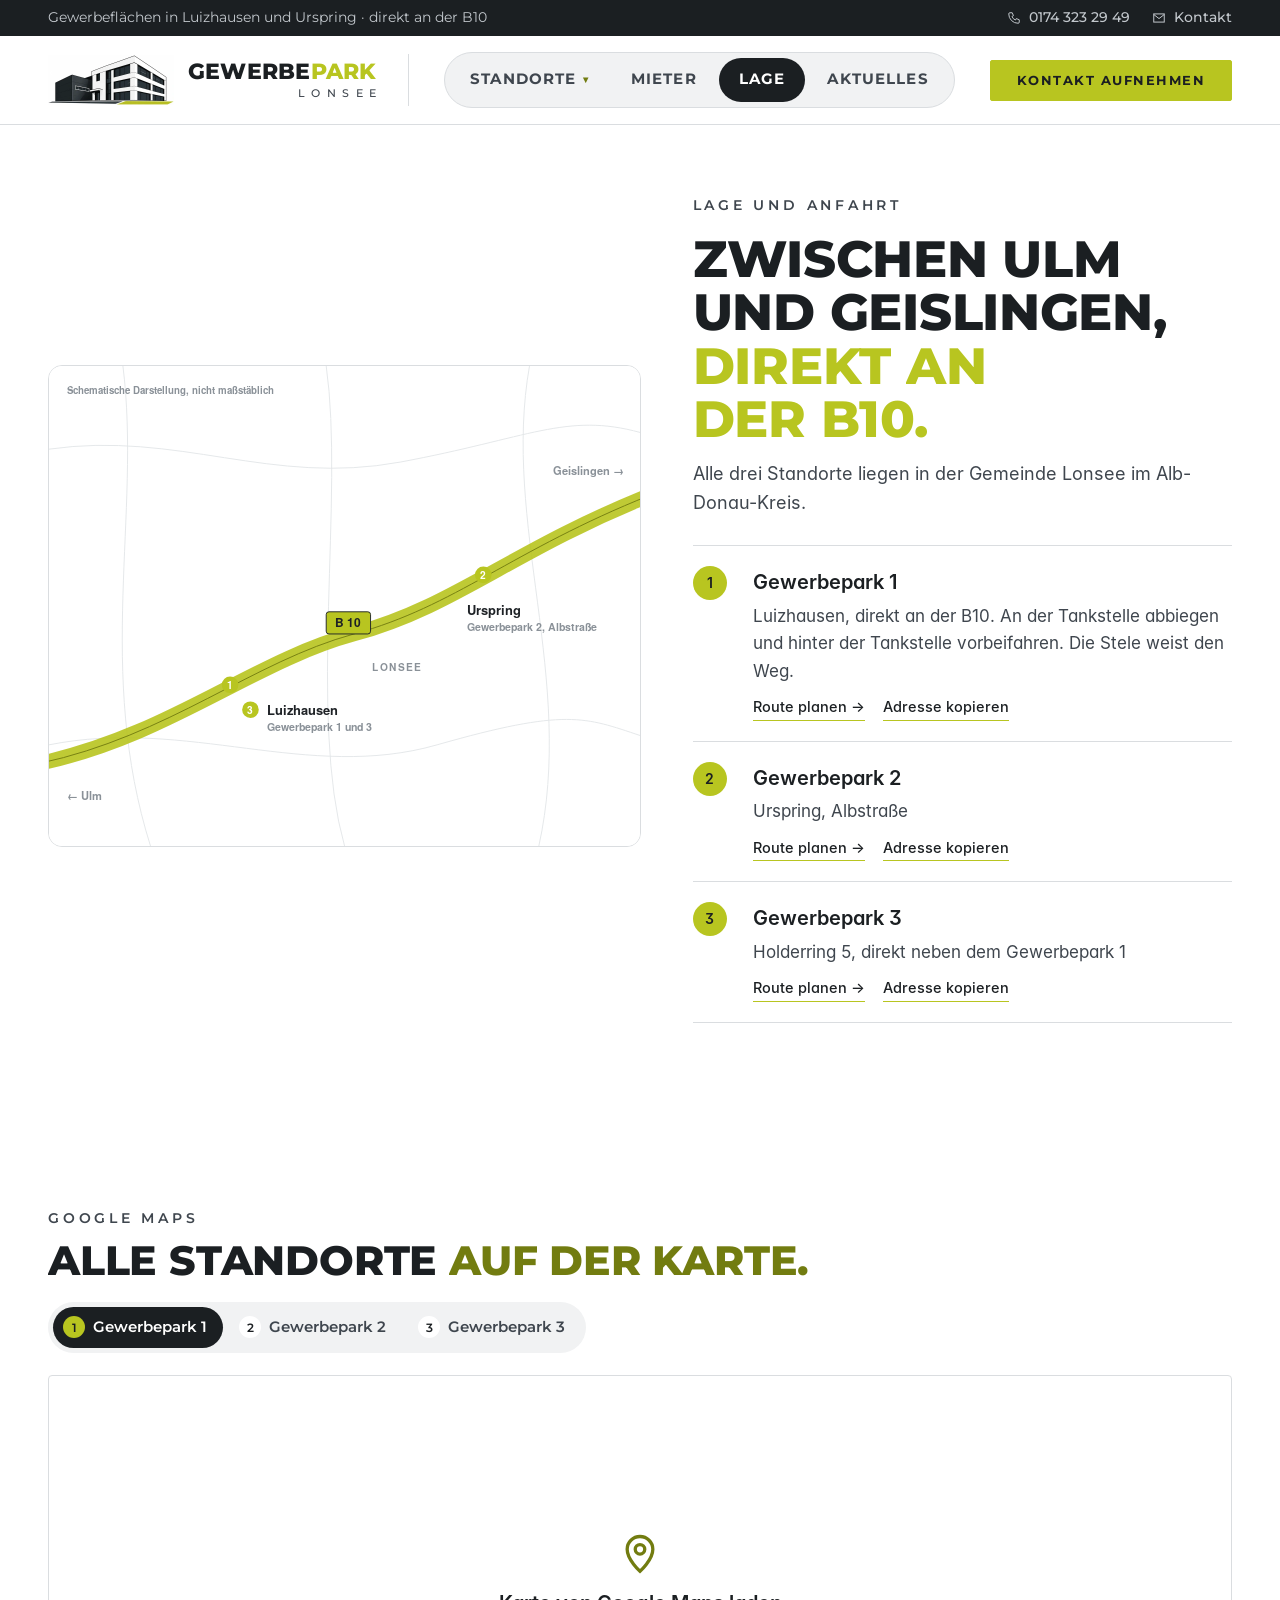
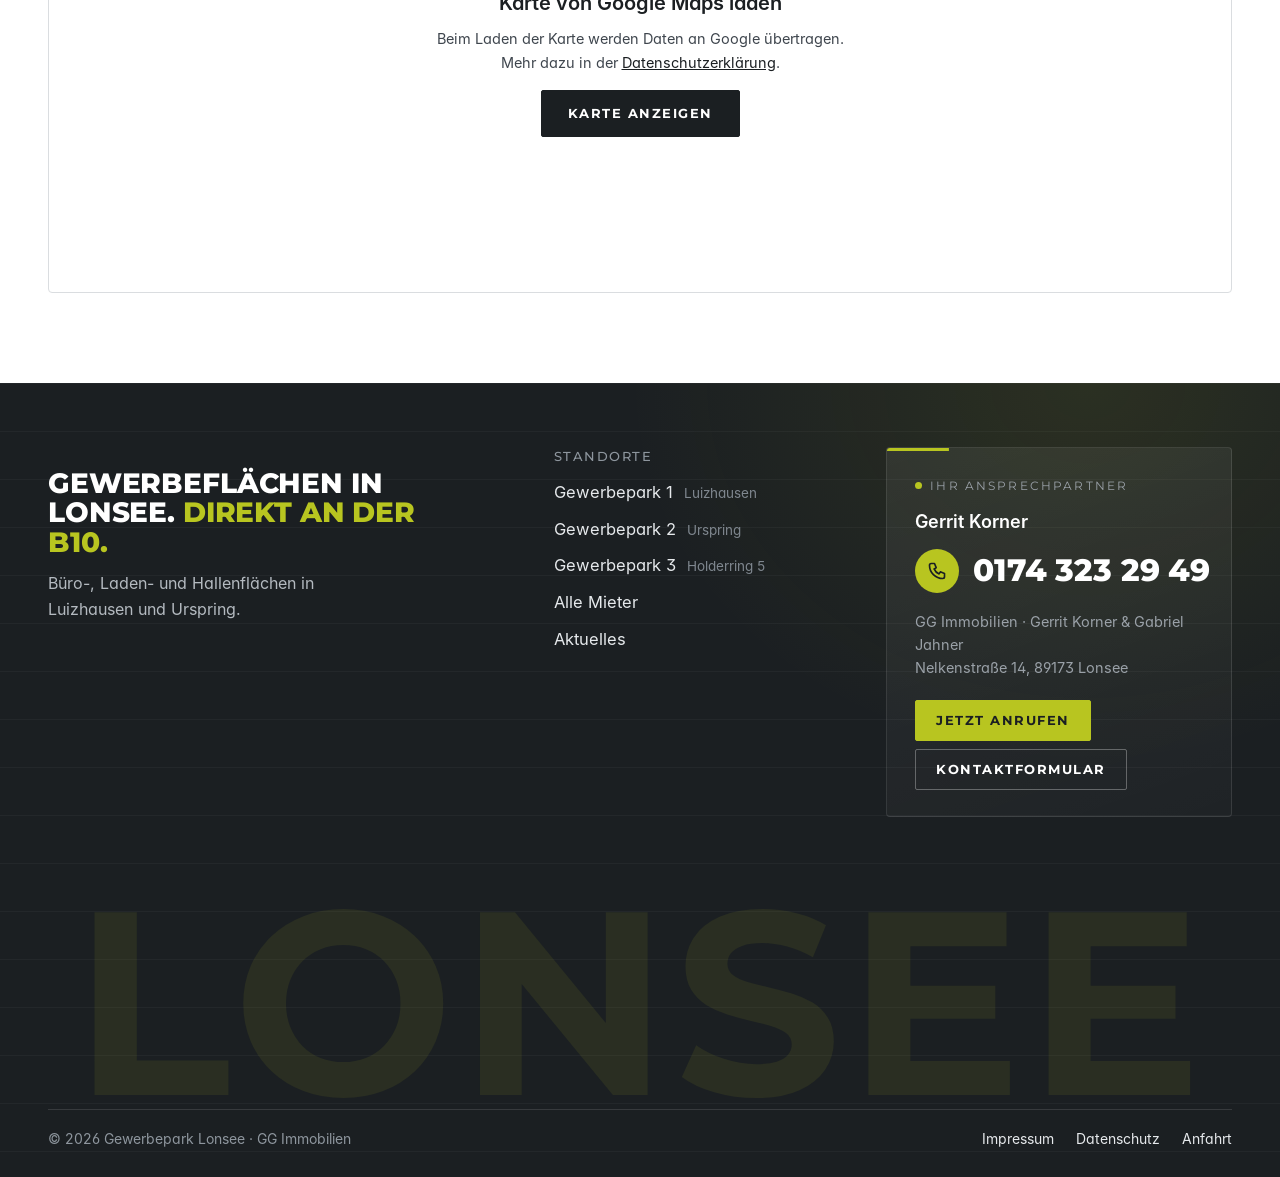
<file: gewerbepark-lonsee/lage.html>
<!doctype html>
<html lang="de">
<head>
<meta charset="utf-8">
<meta name="viewport" content="width=device-width, initial-scale=1, viewport-fit=cover">
<title>Lage und Anfahrt – Gewerbepark Lonsee</title>
<meta name="description" content="Anfahrt zu den Gewerbeparks in Lonsee-Luizhausen und Urspring: direkt an der B10 zwischen Ulm und Geislingen.">
<link rel="canonical" href="https://gewerbepark-lonsee.de/lage">
<meta property="og:url" content="https://gewerbepark-lonsee.de/lage">
<meta name="twitter:card" content="summary_large_image">
<meta property="og:type" content="website">
<meta property="og:title" content="Lage und Anfahrt – Gewerbepark Lonsee">
<meta property="og:description" content="Anfahrt zu den Gewerbeparks in Lonsee-Luizhausen und Urspring: direkt an der B10 zwischen Ulm und Geislingen.">
<meta property="og:image" content="https://gewerbepark-lonsee.de/assets/img/og-logo.jpg">
<meta property="og:image:width" content="1200">
<meta property="og:image:height" content="630">
<meta property="og:image:alt" content="Gewerbepark Lonsee – Logo">
<meta name="twitter:image" content="https://gewerbepark-lonsee.de/assets/img/og-logo.jpg">
<meta property="og:locale" content="de_DE">
<meta name="theme-color" content="#1B1F22">
<link rel="icon" href="favicon-32.png?v=202610201709" sizes="32x32" type="image/png">
<link rel="icon" href="favicon-64.png?v=202610201709" sizes="64x64" type="image/png">
<link rel="apple-touch-icon" href="apple-touch-icon.png?v=202610201709">
<link rel="preload" href="assets/fonts/interd-500.woff" as="font" type="font/woff" crossorigin>
<link rel="preload" href="assets/fonts/inter-400.woff" as="font" type="font/woff" crossorigin>
<script>if(!matchMedia("(prefers-reduced-motion: reduce)").matches)document.documentElement.classList.add("anim")</script>
<link rel="stylesheet" href="assets/css/style.css?v=202610231458">
</head>
<body>
<a class="skip" href="#inhalt">Zum Inhalt springen</a>
<div class="topbar"><div class="wrap">
 <span class="tb-l">Gewerbeflächen in Luizhausen und Urspring · direkt an der B10</span>
 <span class="tb-r"><a href="tel:+491743232949"><svg viewBox="0 0 24 24" aria-hidden="true"><path d="M5 3h4l2 5-2.5 1.5a11 11 0 0 0 6 6L16 13l5 2v4a2 2 0 0 1-2 2A16 16 0 0 1 3 5a2 2 0 0 1 2-2z"/></svg>0174 323 29 49</a><a href="kontakt.html"><svg viewBox="0 0 24 24" aria-hidden="true"><rect x="3" y="5" width="18" height="14"/><path d="M3 6l9 7 9-7"/></svg>Kontakt</a></span>
</div></div>
<header class="site-header"><div class="wrap bar">
  <a class="brand" href="index.html" aria-label="Gewerbepark Lonsee – Startseite"><span class="mk"><picture class="mk-l"><source srcset="assets/img/marke-hell.webp?v=202610201709" type="image/webp"><img src="assets/img/marke-hell.png?v=202610201709" alt="" width="504" height="200"></picture><picture class="mk-d"><source srcset="assets/img/marke-frei.webp?v=202610201709" type="image/webp"><img src="assets/img/marke-frei.png?v=202610201709" alt="" width="450" height="176"></picture></span><span class="wm2"><span class="w1">GEWERBE<em>PARK</em></span><span class="w2">LONSEE</span></span></a>
  <nav class="nav" aria-label="Hauptnavigation"><ul><li class="has-drop"><a href="standorte.html">Standorte <span class="car" aria-hidden="true">▾</span></a><div class="drop"><a href="gewerbepark-1.html"><img src="assets/img/gp1-front.webp" alt="" loading="lazy" style="object-position:50% 62%"><span><b>Gewerbepark 1</b><small>Luizhausen, direkt an der B10</small></span></a><a href="gewerbepark-2.html"><img src="assets/img/gp2-strasse.webp" alt="" loading="lazy" style="object-position:50% 58%"><span><b>Gewerbepark 2</b><small>Urspring, Albstraße</small></span></a><a href="gewerbepark-3.html"><img src="assets/img/gp3-west.webp?v=2" alt="" loading="lazy" style="object-fit:contain"><span><b>Gewerbepark 3</b><small>Holderring 5, neben Gewerbepark 1</small></span></a></div></li><li><a href="mieter.html">Mieter</a></li><li><a href="lage.html" aria-current="page">Lage</a></li><li><a href="aktuelles.html">Aktuelles</a></li></ul>
   <a class="btn mobile-cta" href="kontakt.html">Kontakt aufnehmen <span class="ar">→</span></a><a class="m-tel" href="tel:+491743232949"><span class="m-ic"><svg viewBox="0 0 24 24" aria-hidden="true"><path d="M5 3h4l2 5-2.5 1.5a11 11 0 0 0 6 6L16 13l5 2v4a2 2 0 0 1-2 2A16 16 0 0 1 3 5a2 2 0 0 1 2-2z"/></svg></span><span><small>Gerrit Korner</small>0174 323 29 49</span></a></nav>
  <a class="btn sm cta" href="kontakt.html">Kontakt aufnehmen <span class="ar">→</span></a>
  <a class="m-call" href="tel:+491743232949" aria-label="Gerrit Korner anrufen"><svg viewBox="0 0 24 24" aria-hidden="true"><path d="M5 3h4l2 5-2.5 1.5a11 11 0 0 0 6 6L16 13l5 2v4a2 2 0 0 1-2 2A16 16 0 0 1 3 5a2 2 0 0 1 2-2z"/></svg></a>
  <button class="burger" type="button" aria-label="Menü öffnen" aria-expanded="false"><span></span></button>
 </div></header>
<main id="inhalt">

<section class="lage">
 <div class="map"><svg viewBox="0 0 640 520" xmlns="http://www.w3.org/2000/svg" role="img" aria-label="Schematische Karte: Gewerbepark 1 und 3 in Luizhausen, Gewerbepark 2 in Urspring, an der B10 zwischen Ulm und Geislingen">
<rect width="640" height="520" fill="#FFFFFF"/>
<g fill="none" stroke="#E3E6E9" stroke-width="1">
<path d="M0 90 C140 70 240 130 380 104 S560 50 640 72"/><path d="M0 410 C150 380 280 450 420 410 S580 380 640 400"/>
<path d="M80 0 C100 160 50 330 110 520"/><path d="M520 0 C490 170 570 340 530 520"/><path d="M300 0 C320 140 280 380 320 520"/></g>
<path d="M-10 430 C130 400 220 320 330 290 S500 200 650 140" stroke="#B8C520" stroke-width="16" fill="none" stroke-linecap="round" opacity=".9"/>
<path d="M-10 430 C130 400 220 320 330 290 S500 200 650 140" stroke="#727C10" stroke-width="1" fill="none"/>
<g font-family="Heros, Arial" fill="#1E2226">
<rect x="300" y="266" width="48" height="24" rx="3" fill="#B8C520" stroke="#1E2226" stroke-width="1"/><text x="324" y="283" font-size="13" font-weight="700" text-anchor="middle">B 10</text>
<circle cx="196" cy="345" r="9" fill="#B8C520"/><text x="196" y="349.5" font-size="11" font-weight="700" fill="#fff" text-anchor="middle">1</text>
<circle cx="218" cy="372" r="9" fill="#B8C520"/><text x="218" y="376.5" font-size="11" font-weight="700" fill="#fff" text-anchor="middle">3</text>
<text x="236" y="378" font-size="14" font-weight="700">Luizhausen</text><text x="236" y="395" font-size="11.5" fill="#8A9198">Gewerbepark 1 und 3</text>
<circle cx="470" cy="226" r="9" fill="#B8C520"/><text x="470" y="230.5" font-size="11" font-weight="700" fill="#fff" text-anchor="middle">2</text>
<text x="452" y="270" font-size="14" font-weight="700">Urspring</text><text x="452" y="287" font-size="11.5" fill="#8A9198">Gewerbepark 2, Albstraße</text>
<text x="350" y="330" font-size="11" fill="#8A9198" letter-spacing="1.5">LONSEE</text>
<text x="20" y="470" font-size="12" fill="#8A9198">← Ulm</text><text x="545" y="118" font-size="12" fill="#8A9198">Geislingen →</text>
<text x="20" y="30" font-size="10.5" fill="#8A9198">Schematische Darstellung, nicht maßstäblich</text>
</g></svg></div>
 <div class="info on-dark">
  <div class="kicker">Lage und Anfahrt</div>
  <h1>Zwischen Ulm und Geislingen, <em>direkt an der B10.</em></h1>
  <p class="sub" style="margin-top:14px">Alle drei Standorte liegen in der Gemeinde Lonsee im Alb-Donau-Kreis.</p>
  <ol class="route"><li><span class="n">1</span><div><b>Gewerbepark 1</b><p>Luizhausen, direkt an der B10. An der Tankstelle abbiegen und hinter der Tankstelle vorbeifahren. Die Stele weist den Weg.</p><div class="acts"><a href="https://www.google.com/maps/dir/?api=1&destination=Gewerbepark+Lonsee%2C+Luizhausen%2C+89173+Lonsee" target="_blank" rel="noopener">Route planen →</a><button type="button" data-copy="Gewerbepark Lonsee, Luizhausen, 89173 Lonsee">Adresse kopieren</button></div></div></li><li><span class="n">2</span><div><b>Gewerbepark 2</b><p>Urspring, Albstraße</p><div class="acts"><a href="https://www.google.com/maps/dir/?api=1&destination=Albstraße%2C+Urspring%2C+89173+Lonsee" target="_blank" rel="noopener">Route planen →</a><button type="button" data-copy="Albstraße, Urspring, 89173 Lonsee">Adresse kopieren</button></div></div></li><li><span class="n">3</span><div><b>Gewerbepark 3</b><p>Holderring 5, direkt neben dem Gewerbepark 1</p><div class="acts"><a href="https://www.google.com/maps/dir/?api=1&destination=Holderring+5%2C+89173+Lonsee" target="_blank" rel="noopener">Route planen →</a><button type="button" data-copy="Holderring 5, 89173 Lonsee">Adresse kopieren</button></div></div></li></ol>
 </div>
</section>

<section class="gmap-sec" id="karte"><div class="wrap">
 <div class="gmap-head"><div><span class="kicker">Google Maps</span><h2>Alle Standorte <em>auf der Karte.</em></h2></div>
 <div class="gmap-tabs" role="tablist" aria-label="Standort wählen"><button type="button" role="tab" aria-selected="true" data-q="Holderring, Luizhausen, 89173 Lonsee" data-z="16"><span class="n">1</span>Gewerbepark 1</button><button type="button" role="tab" aria-selected="false" data-q="Albstraße, Urspring, 89173 Lonsee" data-z="16"><span class="n">2</span>Gewerbepark 2</button><button type="button" role="tab" aria-selected="false" data-q="Holderring 5, 89173 Lonsee" data-z="17"><span class="n">3</span>Gewerbepark 3</button></div></div>
 <div class="gmap" data-gmap>
  <div class="gmap-consent"><svg viewBox="0 0 24 24" aria-hidden="true"><path d="M12 22s7-6.2 7-12a7 7 0 1 0-14 0c0 5.8 7 12 7 12z"/><circle cx="12" cy="10" r="2.6"/></svg><b>Karte von Google Maps laden</b><p>Beim Laden der Karte werden Daten an Google übertragen. Mehr dazu in der <a href="datenschutz.html">Datenschutzerklärung</a>.</p><button type="button" class="btn" data-gmap-load>Karte anzeigen</button></div>
 </div>
</div></section>
</main>
<footer class="site-footer"><div class="wrap">
 <div class="f-top">
  <div class="f-brand"><a class="brand" href="index.html" aria-label="Gewerbepark Lonsee – Startseite"><span class="mk"><picture class="mk-l"><source srcset="assets/img/marke-hell.webp?v=202610201709" type="image/webp"><img src="assets/img/marke-hell.png?v=202610201709" alt="" width="504" height="200"></picture><picture class="mk-d"><source srcset="assets/img/marke-frei.webp?v=202610201709" type="image/webp"><img src="assets/img/marke-frei.png?v=202610201709" alt="" width="450" height="176"></picture></span><span class="wm2"><span class="w1">GEWERBE<em>PARK</em></span><span class="w2">LONSEE</span></span></a>
   <p class="f-line">Gewerbeflächen in Lonsee. <em>Direkt an der B10.</em></p>
   <p class="f-sub">Büro-, Laden- und Hallenflächen in Luizhausen und Urspring.</p></div>
  <div class="f-col"><span class="lbl">Standorte</span><ul><li><a href="gewerbepark-1.html">Gewerbepark 1 <small>Luizhausen</small></a></li><li><a href="gewerbepark-2.html">Gewerbepark 2 <small>Urspring</small></a></li><li><a href="gewerbepark-3.html">Gewerbepark 3 <small>Holderring 5</small></a></li><li><a href="mieter.html">Alle Mieter</a></li><li><a href="aktuelles.html">Aktuelles</a></li></ul></div>
  <div class="f-card"><span class="lbl">Ihr Ansprechpartner</span>
   <b class="f-name">Gerrit Korner</b>
   <a class="f-tel" href="tel:+491743232949"><span class="f-ic"><svg viewBox="0 0 24 24" aria-hidden="true"><path d="M5 3h4l2 5-2.5 1.5a11 11 0 0 0 6 6L16 13l5 2v4a2 2 0 0 1-2 2A16 16 0 0 1 3 5a2 2 0 0 1 2-2z"/></svg></span><span>0174 323 29 49</span></a>
   <p class="f-adr">GG Immobilien · Gerrit Korner &amp; Gabriel Jahner<br>Nelkenstraße 14, 89173 Lonsee</p>
   <div class="f-btns"><a class="btn sm f-call" href="tel:+491743232949">Jetzt anrufen</a><a class="btn sm f-form" href="kontakt.html">Kontaktformular</a></div></div>
 </div>
 <div class="f-mega" aria-hidden="true"><span>LONSEE</span></div>
 <div class="f-bottom"><span>© <span data-year>2026</span> Gewerbepark Lonsee · GG Immobilien</span><nav aria-label="Rechtliches"><a href="impressum.html">Impressum</a><a href="datenschutz.html">Datenschutz</a><a href="lage.html">Anfahrt</a></nav></div>
</div></footer>
<script src="assets/js/main.js?v=202610231458" defer></script>
</body>
</html>
</file>
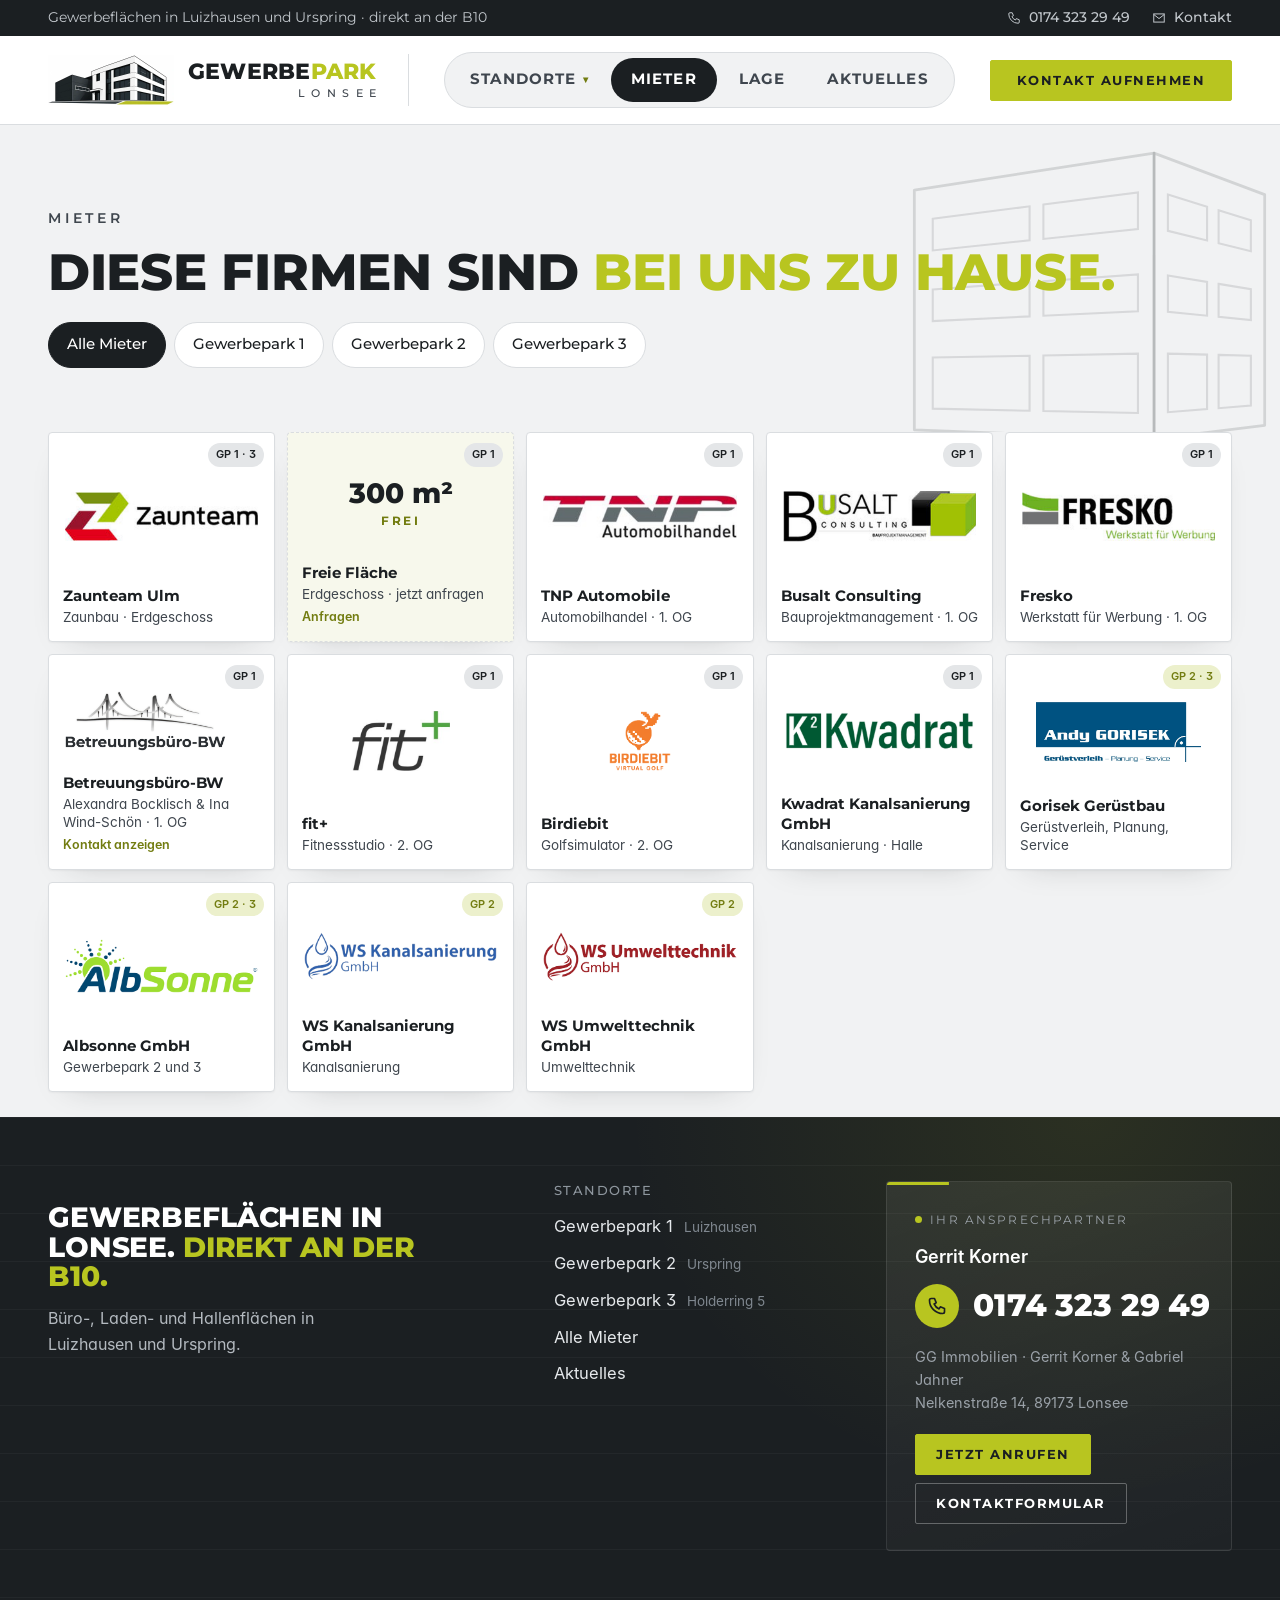
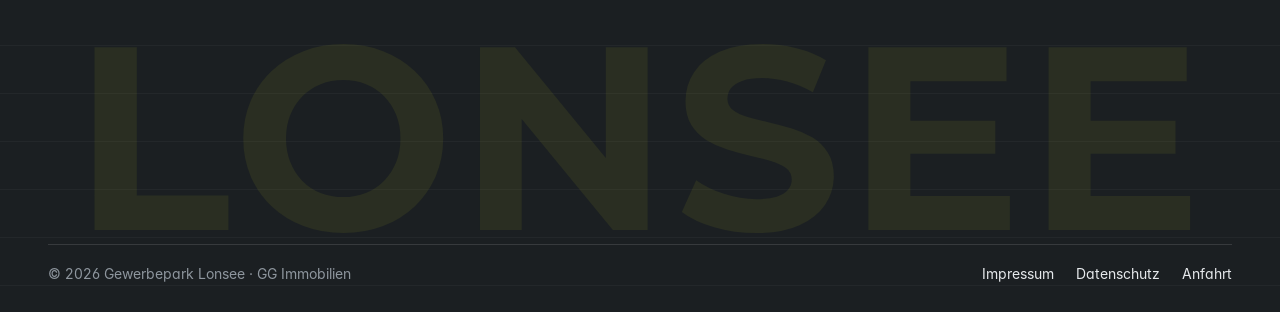
<file: gewerbepark-lonsee/mieter.html>
<!doctype html>
<html lang="de">
<head>
<meta charset="utf-8">
<meta name="viewport" content="width=device-width, initial-scale=1, viewport-fit=cover">
<title>Mieter – Gewerbepark Lonsee</title>
<meta name="description" content="12 Firmen im Gewerbepark Lonsee: von Bau und Immobilien über Fitness bis Automobilhandel. Mit Mieter-Finder für den Gewerbepark 1.">
<link rel="canonical" href="https://gewerbepark-lonsee.de/mieter">
<meta property="og:url" content="https://gewerbepark-lonsee.de/mieter">
<meta name="twitter:card" content="summary_large_image">
<meta property="og:type" content="website">
<meta property="og:title" content="Mieter – Gewerbepark Lonsee">
<meta property="og:description" content="12 Firmen im Gewerbepark Lonsee: von Bau und Immobilien über Fitness bis Automobilhandel. Mit Mieter-Finder für den Gewerbepark 1.">
<meta property="og:image" content="https://gewerbepark-lonsee.de/assets/img/og-logo.jpg">
<meta property="og:image:width" content="1200">
<meta property="og:image:height" content="630">
<meta property="og:image:alt" content="Gewerbepark Lonsee – Logo">
<meta name="twitter:image" content="https://gewerbepark-lonsee.de/assets/img/og-logo.jpg">
<meta property="og:locale" content="de_DE">
<meta name="theme-color" content="#1B1F22">
<link rel="icon" href="favicon-32.png?v=202610201709" sizes="32x32" type="image/png">
<link rel="icon" href="favicon-64.png?v=202610201709" sizes="64x64" type="image/png">
<link rel="apple-touch-icon" href="apple-touch-icon.png?v=202610201709">
<link rel="preload" href="assets/fonts/interd-500.woff" as="font" type="font/woff" crossorigin>
<link rel="preload" href="assets/fonts/inter-400.woff" as="font" type="font/woff" crossorigin>
<script>if(!matchMedia("(prefers-reduced-motion: reduce)").matches)document.documentElement.classList.add("anim")</script>
<link rel="stylesheet" href="assets/css/style.css?v=202610231458">
</head>
<body>
<a class="skip" href="#inhalt">Zum Inhalt springen</a>
<div class="topbar"><div class="wrap">
 <span class="tb-l">Gewerbeflächen in Luizhausen und Urspring · direkt an der B10</span>
 <span class="tb-r"><a href="tel:+491743232949"><svg viewBox="0 0 24 24" aria-hidden="true"><path d="M5 3h4l2 5-2.5 1.5a11 11 0 0 0 6 6L16 13l5 2v4a2 2 0 0 1-2 2A16 16 0 0 1 3 5a2 2 0 0 1 2-2z"/></svg>0174 323 29 49</a><a href="kontakt.html"><svg viewBox="0 0 24 24" aria-hidden="true"><rect x="3" y="5" width="18" height="14"/><path d="M3 6l9 7 9-7"/></svg>Kontakt</a></span>
</div></div>
<header class="site-header"><div class="wrap bar">
  <a class="brand" href="index.html" aria-label="Gewerbepark Lonsee – Startseite"><span class="mk"><picture class="mk-l"><source srcset="assets/img/marke-hell.webp?v=202610201709" type="image/webp"><img src="assets/img/marke-hell.png?v=202610201709" alt="" width="504" height="200"></picture><picture class="mk-d"><source srcset="assets/img/marke-frei.webp?v=202610201709" type="image/webp"><img src="assets/img/marke-frei.png?v=202610201709" alt="" width="450" height="176"></picture></span><span class="wm2"><span class="w1">GEWERBE<em>PARK</em></span><span class="w2">LONSEE</span></span></a>
  <nav class="nav" aria-label="Hauptnavigation"><ul><li class="has-drop"><a href="standorte.html">Standorte <span class="car" aria-hidden="true">▾</span></a><div class="drop"><a href="gewerbepark-1.html"><img src="assets/img/gp1-front.webp" alt="" loading="lazy" style="object-position:50% 62%"><span><b>Gewerbepark 1</b><small>Luizhausen, direkt an der B10</small></span></a><a href="gewerbepark-2.html"><img src="assets/img/gp2-strasse.webp" alt="" loading="lazy" style="object-position:50% 58%"><span><b>Gewerbepark 2</b><small>Urspring, Albstraße</small></span></a><a href="gewerbepark-3.html"><img src="assets/img/gp3-west.webp?v=2" alt="" loading="lazy" style="object-fit:contain"><span><b>Gewerbepark 3</b><small>Holderring 5, neben Gewerbepark 1</small></span></a></div></li><li><a href="mieter.html" aria-current="page">Mieter</a></li><li><a href="lage.html">Lage</a></li><li><a href="aktuelles.html">Aktuelles</a></li></ul>
   <a class="btn mobile-cta" href="kontakt.html">Kontakt aufnehmen <span class="ar">→</span></a><a class="m-tel" href="tel:+491743232949"><span class="m-ic"><svg viewBox="0 0 24 24" aria-hidden="true"><path d="M5 3h4l2 5-2.5 1.5a11 11 0 0 0 6 6L16 13l5 2v4a2 2 0 0 1-2 2A16 16 0 0 1 3 5a2 2 0 0 1 2-2z"/></svg></span><span><small>Gerrit Korner</small>0174 323 29 49</span></a></nav>
  <a class="btn sm cta" href="kontakt.html">Kontakt aufnehmen <span class="ar">→</span></a>
  <a class="m-call" href="tel:+491743232949" aria-label="Gerrit Korner anrufen"><svg viewBox="0 0 24 24" aria-hidden="true"><path d="M5 3h4l2 5-2.5 1.5a11 11 0 0 0 6 6L16 13l5 2v4a2 2 0 0 1-2 2A16 16 0 0 1 3 5a2 2 0 0 1 2-2z"/></svg></a>
  <button class="burger" type="button" aria-label="Menü öffnen" aria-expanded="false"><span></span></button>
 </div></header>
<main id="inhalt">

<section class="band-head on-dark"><div class="wrap row">
 <div><div class="kicker">Mieter</div><h1>Diese Firmen sind <em>bei uns zu Hause.</em></h1></div>
 <div class="chips" role="group" aria-label="Mieter filtern"><button type="button" data-filter="alle" aria-pressed="true">Alle Mieter</button><button type="button" data-filter="1" aria-pressed="false">Gewerbepark 1</button><button type="button" data-filter="2" aria-pressed="false">Gewerbepark 2</button><button type="button" data-filter="3" aria-pressed="false">Gewerbepark 3</button></div></div></section>
<section class="tn-sec" style="background:var(--grey);padding-bottom:clamp(16px,2vw,28px)"><div class="wrap pull-up">
 <div class="tenants"><a class="tenant" data-gp="1 3" href="https://www.zaunteam.de/de/ihr-partner/89173-de-zaunteam-ulm/ueber-uns/" target="_blank" rel="noopener"><span class="gp">GP 1 · 3</span><div class="lg"><img src="assets/logos/zaunteam.png" alt="Logo Zaunteam Ulm" loading="lazy"></div><div class="nm"><b>Zaunteam Ulm</b><small>Zaunbau · Erdgeschoss</small></div></a><a class="tenant free" data-gp="1" href="kontakt.html"><span class="gp">GP 1</span><div class="lg lg-free"><b>300 m²</b><span>frei</span></div><div class="nm"><b>Freie Fläche</b><small>Erdgeschoss · jetzt anfragen</small><span class="ct">Anfragen</span></div></a><a class="tenant" data-gp="1" href="https://tnp-auto.de/" target="_blank" rel="noopener"><span class="gp">GP 1</span><div class="lg"><img src="assets/logos/tnp.png" alt="Logo TNP Automobile" loading="lazy"></div><div class="nm"><b>TNP Automobile</b><small>Automobilhandel · 1.&nbsp;OG</small></div></a><a class="tenant" data-gp="1" href="https://www.busalt-consulting.de/" target="_blank" rel="noopener"><span class="gp">GP 1</span><div class="lg"><img src="assets/logos/busalt.png" alt="Logo Busalt Consulting" loading="lazy"></div><div class="nm"><b>Busalt Consulting</b><small>Bauprojekt&shy;management · 1.&nbsp;OG</small></div></a><a class="tenant" data-gp="1" href="https://www.fresko.de/" target="_blank" rel="noopener"><span class="gp">GP 1</span><div class="lg"><img src="assets/logos/fresko.png" alt="Logo Fresko" loading="lazy"></div><div class="nm"><b>Fresko</b><small>Werkstatt für Werbung · 1.&nbsp;OG</small></div></a><button type="button" class="tenant" data-gp="1" data-contact="c-bw"><span class="gp">GP 1</span><div class="lg"><img src="assets/logos/bw.png?v=202610231459" alt="Logo Betreuungsbüro-BW" loading="lazy"></div><div class="nm"><b>Betreuungsbüro-BW</b><small>Alexandra Bocklisch &amp; Ina Wind-Schön · 1.&nbsp;OG</small><span class="ct">Kontakt anzeigen</span></div></button><a class="tenant" data-gp="1" href="https://lonsee.fitplus-club.de/" target="_blank" rel="noopener"><span class="gp">GP 1</span><div class="lg"><img src="assets/logos/fitplus.png" alt="Logo fit+" loading="lazy"></div><div class="nm"><b>fit+</b><small>Fitnessstudio · 2.&nbsp;OG</small></div></a><a class="tenant" data-gp="1" href="https://www.birdiebit.de/" target="_blank" rel="noopener"><span class="gp">GP 1</span><div class="lg"><img src="assets/logos/birdiebit.png" alt="Logo Birdiebit" loading="lazy"></div><div class="nm"><b>Birdiebit</b><small>Golfsimulator · 2.&nbsp;OG</small></div></a><a class="tenant" data-gp="1" href="https://www.kwadrat-sanierung.de/" target="_blank" rel="noopener"><span class="gp">GP 1</span><div class="lg"><img src="assets/logos/kwadrat.png" alt="Logo Kwadrat Kanalsanierung GmbH" loading="lazy"></div><div class="nm"><b>Kwadrat Kanalsanierung GmbH</b><small>Kanalsanierung · Halle</small></div></a><a class="tenant" data-gp="2 3" href="https://www.geruestverleih-lonsee.de/" target="_blank" rel="noopener"><span class="gp g2">GP 2 · 3</span><div class="lg"><img src="assets/logos/gorisek.png" alt="Logo Gorisek Gerüstbau" loading="lazy"></div><div class="nm"><b>Gorisek Gerüstbau</b><small>Gerüstverleih, Planung, Service</small></div></a><a class="tenant" data-gp="2 3" href="https://www.albsonne.de/" target="_blank" rel="noopener"><span class="gp g2">GP 2 · 3</span><div class="lg"><img src="assets/logos/albsonne.png" alt="Logo Albsonne GmbH" loading="lazy"></div><div class="nm"><b>Albsonne GmbH</b><small>Gewerbepark 2 und 3</small></div></a><a class="tenant" data-gp="2" href="https://ws-kanalsanierung.de/" target="_blank" rel="noopener"><span class="gp g2">GP 2</span><div class="lg"><img src="assets/logos/ws-kanalsanierung.png" alt="Logo WS Kanalsanierung GmbH" loading="lazy"></div><div class="nm"><b>WS Kanalsanierung GmbH</b><small>Kanalsanierung</small></div></a><a class="tenant" data-gp="2" href="https://ws-umwelttechnik.de/" target="_blank" rel="noopener"><span class="gp g2">GP 2</span><div class="lg"><img src="assets/logos/ws-umwelttechnik.png" alt="Logo WS Umwelttechnik GmbH" loading="lazy"></div><div class="nm"><b>WS Umwelttechnik GmbH</b><small>Umwelttechnik</small></div></a></div>
</div></section>

<dialog class="tdlg" id="tenant-dlg" aria-labelledby="tdlg-t"><div class="tdlg-in"></div><button type="button" class="tdlg-x" aria-label="Schließen">×</button></dialog>
<template id="c-bw"><div class="tdlg-head"><img src="assets/logos/bw.png?v=202610231459" alt=""><span class="gp">GP 1</span></div><h3 id="tdlg-t">Betreuungsbüro-BW</h3><p class="sub">Alexandra Bocklisch · Ina Wind-Schön</p><ul class="tdlg-list"><li><svg viewBox="0 0 24 24"><path d="M12 22s7-6.2 7-12a7 7 0 1 0-14 0c0 5.8 7 12 7 12z"/><circle cx="12" cy="10" r="2.6"/></svg><span><small>Adresse</small>Holderring 3, 89173 Lonsee</span></li><li><svg viewBox="0 0 24 24"><path d="M5 3h4l2 5-2.5 1.5a11 11 0 0 0 6 6L16 13l5 2v4a2 2 0 0 1-2 2A16 16 0 0 1 3 5a2 2 0 0 1 2-2z"/></svg><span><small>Telefon</small><a href="tel:+4973368089954">07336 808 99 54</a></span></li><li><svg viewBox="0 0 24 24"><rect x="3" y="5" width="18" height="14"/><path d="M3 6l9 7 9-7"/></svg><span><small>E-Mail</small><a href="mailto:info@betreuung-bw.de">info@betreuung-BW.de</a></span></li></ul></template>
</main>
<footer class="site-footer"><div class="wrap">
 <div class="f-top">
  <div class="f-brand"><a class="brand" href="index.html" aria-label="Gewerbepark Lonsee – Startseite"><span class="mk"><picture class="mk-l"><source srcset="assets/img/marke-hell.webp?v=202610201709" type="image/webp"><img src="assets/img/marke-hell.png?v=202610201709" alt="" width="504" height="200"></picture><picture class="mk-d"><source srcset="assets/img/marke-frei.webp?v=202610201709" type="image/webp"><img src="assets/img/marke-frei.png?v=202610201709" alt="" width="450" height="176"></picture></span><span class="wm2"><span class="w1">GEWERBE<em>PARK</em></span><span class="w2">LONSEE</span></span></a>
   <p class="f-line">Gewerbeflächen in Lonsee. <em>Direkt an der B10.</em></p>
   <p class="f-sub">Büro-, Laden- und Hallenflächen in Luizhausen und Urspring.</p></div>
  <div class="f-col"><span class="lbl">Standorte</span><ul><li><a href="gewerbepark-1.html">Gewerbepark 1 <small>Luizhausen</small></a></li><li><a href="gewerbepark-2.html">Gewerbepark 2 <small>Urspring</small></a></li><li><a href="gewerbepark-3.html">Gewerbepark 3 <small>Holderring 5</small></a></li><li><a href="mieter.html">Alle Mieter</a></li><li><a href="aktuelles.html">Aktuelles</a></li></ul></div>
  <div class="f-card"><span class="lbl">Ihr Ansprechpartner</span>
   <b class="f-name">Gerrit Korner</b>
   <a class="f-tel" href="tel:+491743232949"><span class="f-ic"><svg viewBox="0 0 24 24" aria-hidden="true"><path d="M5 3h4l2 5-2.5 1.5a11 11 0 0 0 6 6L16 13l5 2v4a2 2 0 0 1-2 2A16 16 0 0 1 3 5a2 2 0 0 1 2-2z"/></svg></span><span>0174 323 29 49</span></a>
   <p class="f-adr">GG Immobilien · Gerrit Korner &amp; Gabriel Jahner<br>Nelkenstraße 14, 89173 Lonsee</p>
   <div class="f-btns"><a class="btn sm f-call" href="tel:+491743232949">Jetzt anrufen</a><a class="btn sm f-form" href="kontakt.html">Kontaktformular</a></div></div>
 </div>
 <div class="f-mega" aria-hidden="true"><span>LONSEE</span></div>
 <div class="f-bottom"><span>© <span data-year>2026</span> Gewerbepark Lonsee · GG Immobilien</span><nav aria-label="Rechtliches"><a href="impressum.html">Impressum</a><a href="datenschutz.html">Datenschutz</a><a href="lage.html">Anfahrt</a></nav></div>
</div></footer>
<script src="assets/js/main.js?v=202610231458" defer></script>
</body>
</html>
</file>
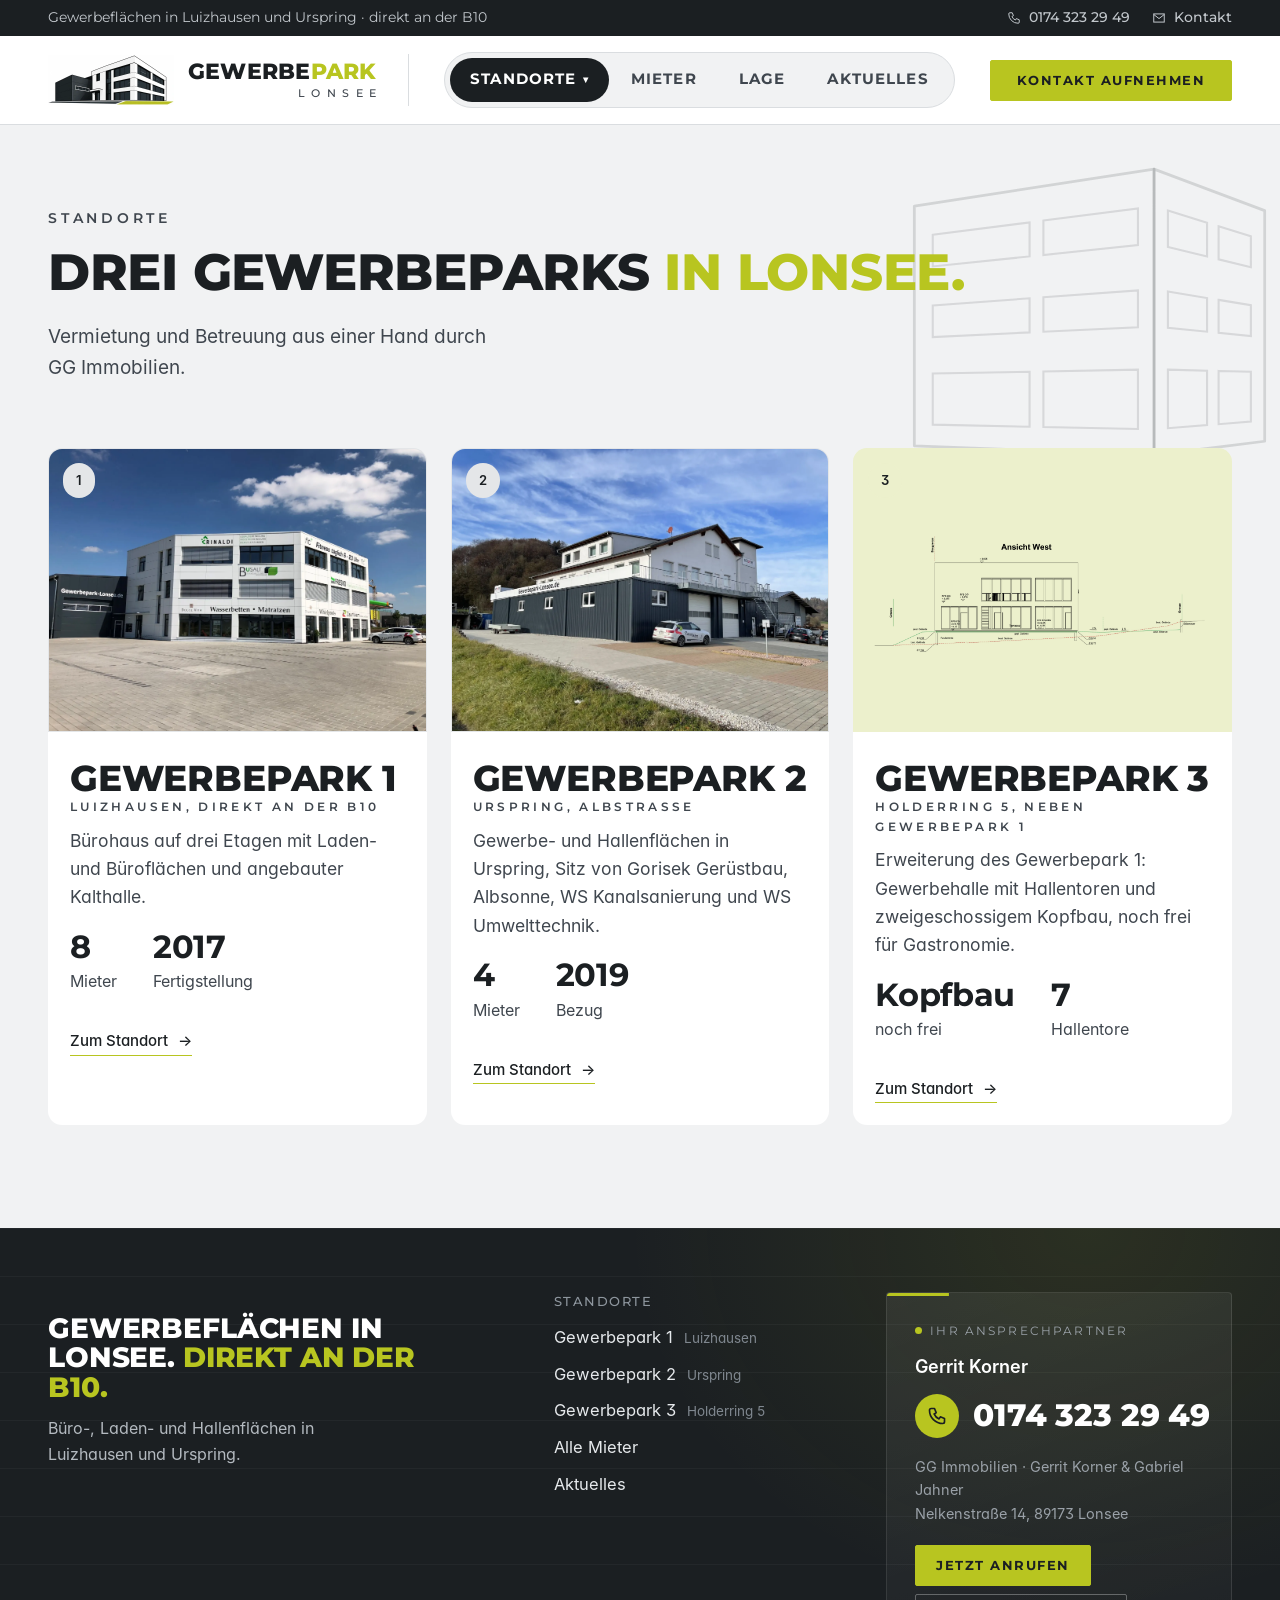
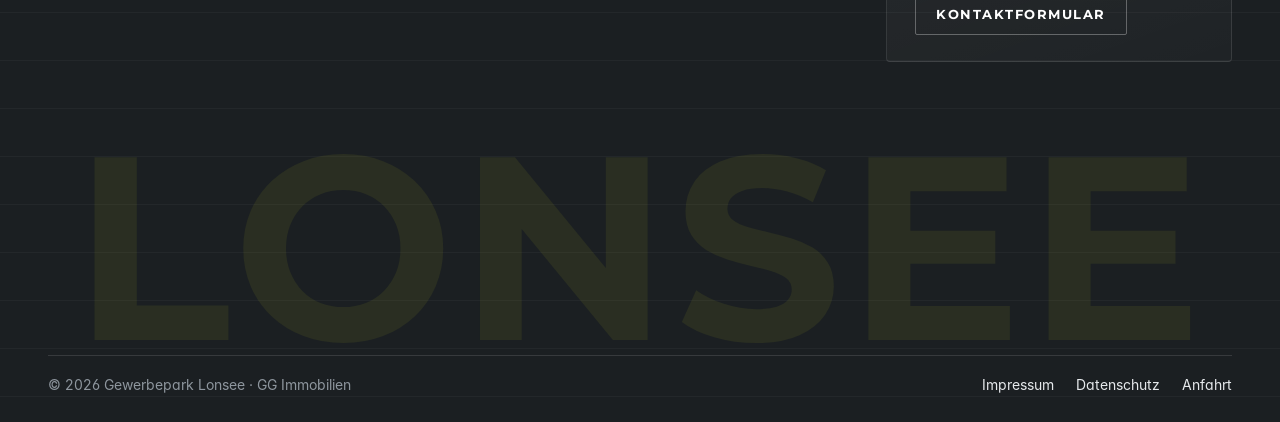
<file: gewerbepark-lonsee/standorte.html>
<!doctype html>
<html lang="de">
<head>
<meta charset="utf-8">
<meta name="viewport" content="width=device-width, initial-scale=1, viewport-fit=cover">
<title>Standorte – Gewerbepark Lonsee</title>
<meta name="description" content="Gewerbepark 1 und 3 in Luizhausen, Gewerbepark 2 in Urspring: alle Standorte des Gewerbepark Lonsee im Überblick.">
<link rel="canonical" href="https://gewerbepark-lonsee.de/standorte">
<meta property="og:url" content="https://gewerbepark-lonsee.de/standorte">
<meta name="twitter:card" content="summary_large_image">
<meta property="og:type" content="website">
<meta property="og:title" content="Standorte – Gewerbepark Lonsee">
<meta property="og:description" content="Gewerbepark 1 und 3 in Luizhausen, Gewerbepark 2 in Urspring: alle Standorte des Gewerbepark Lonsee im Überblick.">
<meta property="og:image" content="https://gewerbepark-lonsee.de/assets/img/og-logo.jpg">
<meta property="og:image:width" content="1200">
<meta property="og:image:height" content="630">
<meta property="og:image:alt" content="Gewerbepark Lonsee – Logo">
<meta name="twitter:image" content="https://gewerbepark-lonsee.de/assets/img/og-logo.jpg">
<meta property="og:locale" content="de_DE">
<meta name="theme-color" content="#1B1F22">
<link rel="icon" href="favicon-32.png?v=202610201709" sizes="32x32" type="image/png">
<link rel="icon" href="favicon-64.png?v=202610201709" sizes="64x64" type="image/png">
<link rel="apple-touch-icon" href="apple-touch-icon.png?v=202610201709">
<link rel="preload" href="assets/fonts/interd-500.woff" as="font" type="font/woff" crossorigin>
<link rel="preload" href="assets/fonts/inter-400.woff" as="font" type="font/woff" crossorigin>
<script>if(!matchMedia("(prefers-reduced-motion: reduce)").matches)document.documentElement.classList.add("anim")</script>
<link rel="stylesheet" href="assets/css/style.css?v=202610231458">
</head>
<body>
<a class="skip" href="#inhalt">Zum Inhalt springen</a>
<div class="topbar"><div class="wrap">
 <span class="tb-l">Gewerbeflächen in Luizhausen und Urspring · direkt an der B10</span>
 <span class="tb-r"><a href="tel:+491743232949"><svg viewBox="0 0 24 24" aria-hidden="true"><path d="M5 3h4l2 5-2.5 1.5a11 11 0 0 0 6 6L16 13l5 2v4a2 2 0 0 1-2 2A16 16 0 0 1 3 5a2 2 0 0 1 2-2z"/></svg>0174 323 29 49</a><a href="kontakt.html"><svg viewBox="0 0 24 24" aria-hidden="true"><rect x="3" y="5" width="18" height="14"/><path d="M3 6l9 7 9-7"/></svg>Kontakt</a></span>
</div></div>
<header class="site-header"><div class="wrap bar">
  <a class="brand" href="index.html" aria-label="Gewerbepark Lonsee – Startseite"><span class="mk"><picture class="mk-l"><source srcset="assets/img/marke-hell.webp?v=202610201709" type="image/webp"><img src="assets/img/marke-hell.png?v=202610201709" alt="" width="504" height="200"></picture><picture class="mk-d"><source srcset="assets/img/marke-frei.webp?v=202610201709" type="image/webp"><img src="assets/img/marke-frei.png?v=202610201709" alt="" width="450" height="176"></picture></span><span class="wm2"><span class="w1">GEWERBE<em>PARK</em></span><span class="w2">LONSEE</span></span></a>
  <nav class="nav" aria-label="Hauptnavigation"><ul><li class="has-drop"><a href="standorte.html" aria-current="page">Standorte <span class="car" aria-hidden="true">▾</span></a><div class="drop"><a href="gewerbepark-1.html"><img src="assets/img/gp1-front.webp" alt="" loading="lazy" style="object-position:50% 62%"><span><b>Gewerbepark 1</b><small>Luizhausen, direkt an der B10</small></span></a><a href="gewerbepark-2.html"><img src="assets/img/gp2-strasse.webp" alt="" loading="lazy" style="object-position:50% 58%"><span><b>Gewerbepark 2</b><small>Urspring, Albstraße</small></span></a><a href="gewerbepark-3.html"><img src="assets/img/gp3-west.webp?v=2" alt="" loading="lazy" style="object-fit:contain"><span><b>Gewerbepark 3</b><small>Holderring 5, neben Gewerbepark 1</small></span></a></div></li><li><a href="mieter.html">Mieter</a></li><li><a href="lage.html">Lage</a></li><li><a href="aktuelles.html">Aktuelles</a></li></ul>
   <a class="btn mobile-cta" href="kontakt.html">Kontakt aufnehmen <span class="ar">→</span></a><a class="m-tel" href="tel:+491743232949"><span class="m-ic"><svg viewBox="0 0 24 24" aria-hidden="true"><path d="M5 3h4l2 5-2.5 1.5a11 11 0 0 0 6 6L16 13l5 2v4a2 2 0 0 1-2 2A16 16 0 0 1 3 5a2 2 0 0 1 2-2z"/></svg></span><span><small>Gerrit Korner</small>0174 323 29 49</span></a></nav>
  <a class="btn sm cta" href="kontakt.html">Kontakt aufnehmen <span class="ar">→</span></a>
  <a class="m-call" href="tel:+491743232949" aria-label="Gerrit Korner anrufen"><svg viewBox="0 0 24 24" aria-hidden="true"><path d="M5 3h4l2 5-2.5 1.5a11 11 0 0 0 6 6L16 13l5 2v4a2 2 0 0 1-2 2A16 16 0 0 1 3 5a2 2 0 0 1 2-2z"/></svg></a>
  <button class="burger" type="button" aria-label="Menü öffnen" aria-expanded="false"><span></span></button>
 </div></header>
<main id="inhalt">

<section class="band-head on-dark"><div class="wrap row">
 <div><div class="kicker">Standorte</div><h1>Drei Gewerbeparks <em>in Lonsee.</em></h1></div>
 <p class="sub">Vermietung und Betreuung aus einer Hand durch GG Immobilien.</p></div></section>
<section style="background:var(--grey);padding-bottom:clamp(64px,8vw,112px)"><div class="wrap pull-up"><div class="cards"><a class="card c-steel" href="gewerbepark-1.html">
 <div class="img"><picture><source srcset="assets/img/gp1-front.webp" type="image/webp"><img src="assets/img/gp1-front.jpg" alt="Gewerbepark 1 in Luizhausen" loading="lazy" decoding="async" style="object-position:50% 64%"></picture><span class="tag">1</span></div>
 <div class="body"><h3>Gewerbepark 1</h3><div class="kicker">Luizhausen, direkt an der B10</div><p class="sub">Bürohaus auf drei Etagen mit Laden- und Büroflächen und angebauter Kalthalle.</p>
  <div class="mini"><div><b>8</b><span>Mieter</span></div><div><b>2017</b><span>Fertigstellung</span></div></div>
  <div class="spacer"></div><div class="more"><span>Zum Standort</span><span>→</span></div></div></a><a class="card c-sage" href="gewerbepark-2.html">
 <div class="img"><picture><source srcset="assets/img/gp2-strasse.webp" type="image/webp"><img src="assets/img/gp2-strasse.jpg" alt="Gewerbepark 2 in Urspring" loading="lazy" decoding="async" style="object-position:50% 60%"></picture><span class="tag">2</span></div>
 <div class="body"><h3>Gewerbepark 2</h3><div class="kicker">Urspring, Albstraße</div><p class="sub">Gewerbe- und Hallenflächen in Urspring, Sitz von Gorisek Gerüstbau, Albsonne, WS Kanalsanierung und WS Umwelttechnik.</p>
  <div class="mini"><div><b>4</b><span>Mieter</span></div><div><b>2019</b><span>Bezug</span></div></div>
  <div class="spacer"></div><div class="more"><span>Zum Standort</span><span>→</span></div></div></a><a class="card c-sand" href="gewerbepark-3.html">
 <div class="img"><picture><source srcset="assets/img/gp3-west.webp?v=2" type="image/webp"><img src="assets/img/gp3-west.png?v=2" alt="Gewerbepark 3, Ansicht West aus der Baueingabe" loading="lazy" decoding="async" class="plan"></picture><span class="tag">3</span></div>
 <div class="body"><h3>Gewerbepark 3</h3><div class="kicker">Holderring 5, neben Gewerbepark 1</div><p class="sub">Erweiterung des Gewerbepark 1: Gewerbehalle mit Hallentoren und zweigeschossigem Kopfbau, noch frei für Gastronomie.</p>
  <div class="mini"><div><b>Kopfbau</b><span>noch frei</span></div><div><b>7</b><span>Hallentore</span></div></div>
  <div class="spacer"></div><div class="more"><span>Zum Standort</span><span>→</span></div></div></a></div></div></section>
</main>
<footer class="site-footer"><div class="wrap">
 <div class="f-top">
  <div class="f-brand"><a class="brand" href="index.html" aria-label="Gewerbepark Lonsee – Startseite"><span class="mk"><picture class="mk-l"><source srcset="assets/img/marke-hell.webp?v=202610201709" type="image/webp"><img src="assets/img/marke-hell.png?v=202610201709" alt="" width="504" height="200"></picture><picture class="mk-d"><source srcset="assets/img/marke-frei.webp?v=202610201709" type="image/webp"><img src="assets/img/marke-frei.png?v=202610201709" alt="" width="450" height="176"></picture></span><span class="wm2"><span class="w1">GEWERBE<em>PARK</em></span><span class="w2">LONSEE</span></span></a>
   <p class="f-line">Gewerbeflächen in Lonsee. <em>Direkt an der B10.</em></p>
   <p class="f-sub">Büro-, Laden- und Hallenflächen in Luizhausen und Urspring.</p></div>
  <div class="f-col"><span class="lbl">Standorte</span><ul><li><a href="gewerbepark-1.html">Gewerbepark 1 <small>Luizhausen</small></a></li><li><a href="gewerbepark-2.html">Gewerbepark 2 <small>Urspring</small></a></li><li><a href="gewerbepark-3.html">Gewerbepark 3 <small>Holderring 5</small></a></li><li><a href="mieter.html">Alle Mieter</a></li><li><a href="aktuelles.html">Aktuelles</a></li></ul></div>
  <div class="f-card"><span class="lbl">Ihr Ansprechpartner</span>
   <b class="f-name">Gerrit Korner</b>
   <a class="f-tel" href="tel:+491743232949"><span class="f-ic"><svg viewBox="0 0 24 24" aria-hidden="true"><path d="M5 3h4l2 5-2.5 1.5a11 11 0 0 0 6 6L16 13l5 2v4a2 2 0 0 1-2 2A16 16 0 0 1 3 5a2 2 0 0 1 2-2z"/></svg></span><span>0174 323 29 49</span></a>
   <p class="f-adr">GG Immobilien · Gerrit Korner &amp; Gabriel Jahner<br>Nelkenstraße 14, 89173 Lonsee</p>
   <div class="f-btns"><a class="btn sm f-call" href="tel:+491743232949">Jetzt anrufen</a><a class="btn sm f-form" href="kontakt.html">Kontaktformular</a></div></div>
 </div>
 <div class="f-mega" aria-hidden="true"><span>LONSEE</span></div>
 <div class="f-bottom"><span>© <span data-year>2026</span> Gewerbepark Lonsee · GG Immobilien</span><nav aria-label="Rechtliches"><a href="impressum.html">Impressum</a><a href="datenschutz.html">Datenschutz</a><a href="lage.html">Anfahrt</a></nav></div>
</div></footer>
<script src="assets/js/main.js?v=202610231458" defer></script>
</body>
</html>
</file>
<file: gewerbepark-lonsee/assets/css/style.css>
/* Gewerbepark Lonsee – Stylesheet (helles Design)
   Große, ruhige Typografie, viel Weißraum, Bronze als einziger Akzent.
   Schriften selbst gehostet: Inter / Inter Display, Pagella Italic für Betonungen. */

@font-face{font-family:"Inter";src:url("../fonts/inter-400.woff") format("woff");font-weight:400;font-display:swap}
@font-face{font-family:"Inter";src:url("../fonts/inter-500.woff") format("woff");font-weight:500;font-display:swap}
@font-face{font-family:"Inter";src:url("../fonts/inter-600.woff") format("woff");font-weight:600 700;font-display:swap}
@font-face{font-family:"Inter Display";src:url("../fonts/interd-500.woff") format("woff");font-weight:500;font-display:swap}
@font-face{font-family:"Inter Display";src:url("../fonts/interd-600.woff") format("woff");font-weight:600 700;font-display:swap}
/* Logo-Wortmarke */
@font-face{font-family:"Heros Cn";src:url("../fonts/heroscn-700.woff") format("woff");font-weight:700;font-display:swap}
@font-face{font-family:"Montserrat";src:url("../fonts/montserrat-400.woff") format("woff");font-weight:400;font-display:swap}
@font-face{font-family:"Montserrat";src:url("../fonts/montserrat-500.woff") format("woff");font-weight:500;font-display:swap}
@font-face{font-family:"Montserrat";src:url("../fonts/montserrat-600.woff") format("woff");font-weight:600;font-display:swap}
@font-face{font-family:"Montserrat";src:url("../fonts/montserrat-700.woff") format("woff");font-weight:700;font-display:swap}
@font-face{font-family:"Montserrat";src:url("../fonts/montserrat-800.woff") format("woff");font-weight:800;font-display:swap}
@font-face{font-family:"Heros";src:url("../fonts/heros-700.woff") format("woff");font-weight:700;font-display:swap}

:root{
  --bg:#FFFFFF;
  --surface:#FFFFFF;
  --soft:#F2F2F3;
  --line:#DEDFE1;
  --ink:#1B1F22;
  --sub:#555C64;
  --faint:#8E9094;
  --bronze:#B8C520;
  --bronze-d:#727C10;
  --bronze-t:#ECF0CC;
  --wa:#25D366;
  --display:"Inter Display","Inter","Helvetica Neue",Arial,sans-serif;
  --body:"Inter","Helvetica Neue",Arial,sans-serif;
  --cond:"Heros Cn","Helvetica Neue Condensed","Arial Narrow",sans-serif;
  --steel:#F2F2F3;
  --sage:#E3E4E6;
  --sand:#CDCFD2;
  --clay:#9FA0A2;
  --taupe:#B8C520;
  --wrap:1360px;
  --gut:max(20px, env(safe-area-inset-left, 0px));
  --gut-r:max(20px, env(safe-area-inset-right, 0px));
  --hdr:84px;
  --r:14px;
  color-scheme:light;
}
@media (min-width:900px){:root{--gut:max(48px, env(safe-area-inset-left, 0px));--gut-r:max(48px, env(safe-area-inset-right, 0px))}}

*,*::before,*::after{box-sizing:border-box}
html{scroll-behavior:smooth;-webkit-text-size-adjust:100%}
body{margin:0;background:var(--bg);color:var(--ink);font-family:var(--body);font-size:16.5px;line-height:1.6;-webkit-font-smoothing:antialiased;font-feature-settings:"cv11","ss01"}
img{max-width:100%;display:block}
a{color:inherit}
h1,h2,h3{margin:0;font-family:var(--cond);font-weight:700;text-transform:uppercase;letter-spacing:.002em;line-height:.95;text-wrap:balance}
h1 em,h2 em,h3 em,.big em,.pull em,.f-line em{font-style:normal;color:var(--acc-ink)}
p{margin:0}
ul,ol{margin:0;padding:0;list-style:none}
button,input,select,textarea{font:inherit;color:inherit}
:focus-visible{outline:2px solid var(--bronze);outline-offset:3px}
@media (prefers-reduced-motion:reduce){html{scroll-behavior:auto}*{transition:none!important;animation:none!important}}
.sr-only{position:absolute!important;width:1px;height:1px;overflow:hidden;clip:rect(0 0 0 0);white-space:nowrap}
.skip{position:absolute;left:12px;top:-60px;background:var(--ink);color:#fff;padding:10px 14px;z-index:100;text-decoration:none;border-radius:999px}
.skip:focus{top:12px}

.wrap{max-width:var(--wrap);margin:0 auto;padding-left:var(--gut);padding-right:var(--gut-r)}
.kicker,.lbl-top{display:inline-block;font-size:12.5px;font-weight:500;letter-spacing:.12em;text-transform:uppercase;color:var(--sub)}
.kicker::before{content:"// ";color:var(--acc-ink)}
.sub{color:var(--sub)}
.on-dark{color:inherit}
.section{padding-block:clamp(72px,9vw,140px)}
.section.grey{background:var(--soft)}
.sec-head{display:flex;justify-content:space-between;align-items:flex-end;gap:24px 48px;flex-wrap:wrap;margin-bottom:clamp(32px,4vw,56px)}
.sec-head h1,.sec-head h2{font-size:clamp(36px,4.6vw,64px);margin-top:14px}
.sec-head p{max-width:440px;font-size:17px}

/* Buttons: Pillen */
.btn{display:inline-flex;align-items:center;justify-content:center;gap:12px;padding:15px 24px;border-radius:999px;font-size:15.5px;font-weight:500;text-decoration:none;border:1.5px solid var(--ink);background:var(--ink);color:#fff;cursor:pointer;transition:background .2s,color .2s,border-color .2s,transform .2s;line-height:1.2;white-space:nowrap}
.btn:hover{background:var(--bronze);border-color:var(--bronze)}
.btn .ar{transition:transform .2s}.btn:hover .ar{transform:translateX(3px)}
.btn.dark{background:var(--ink)}
.btn.ghost{background:transparent;color:var(--ink);border-color:var(--line)}
.btn.ghost:hover{border-color:var(--ink);background:transparent;color:var(--ink)}
.btn.sm{padding:11px 18px;font-size:14.5px}
.btn-row{display:flex;flex-wrap:wrap;gap:12px;align-items:center}
.link{font-weight:500;color:var(--ink);text-decoration:none;border-bottom:1.5px solid var(--bronze);padding-bottom:1px}
.link:hover{color:var(--acc-ink)}
.textlink{font-weight:500;text-decoration:none;display:inline-flex;gap:8px;align-items:center}
.textlink:hover{color:var(--acc-ink)}

/* Logo */
.brand{display:flex;align-items:center;gap:12px;text-decoration:none;color:var(--ink);flex:none}
.brand svg{width:44px;height:44px;flex:none;border-radius:6px}
.wm-a{display:block;font-family:"Heros Cn","Arial Narrow",sans-serif;font-weight:700;font-size:24px;line-height:.9;letter-spacing:.01em}
.wm-b{display:block;font-weight:600;font-size:10.5px;letter-spacing:.52em;color:var(--acc-ink);margin-top:5px}

/* Header */
.site-header{position:sticky;top:0;z-index:50;background:rgba(255,255,255,.94);backdrop-filter:saturate(1.4) blur(14px);-webkit-backdrop-filter:saturate(1.4) blur(14px);border-bottom:1px solid transparent;transition:border-color .2s}
.site-header.scrolled{border-bottom-color:var(--line)}
.site-header .bar{display:flex;align-items:center;gap:28px;height:var(--hdr)}
.nav{margin-left:auto;align-self:stretch}
.nav>ul{display:flex;height:100%;gap:6px;align-items:center}
.nav>ul>li{position:relative;display:flex;align-items:center;height:100%}
.nav>ul>li>a{display:flex;align-items:center;gap:6px;padding:9px 14px;font-size:15.5px;font-weight:500;text-decoration:none;color:var(--sub);border-radius:999px;transition:color .2s,background .2s;white-space:nowrap}
.nav>ul>li>a:hover{color:var(--ink);background:var(--soft)}
.nav>ul>li>a[aria-current="page"]{color:var(--ink);background:var(--soft)}
.nav .car{font-size:10px;color:var(--faint)}
.drop{position:absolute;left:-8px;top:calc(100% - 10px);width:380px;background:var(--surface);border:1px solid var(--line);border-radius:var(--r);box-shadow:0 24px 50px rgba(36,40,45,.10);padding:8px;opacity:0;visibility:hidden;transform:translateY(6px);transition:opacity .18s,transform .18s,visibility .18s}
.has-drop:hover .drop,.has-drop:focus-within .drop{opacity:1;visibility:visible;transform:none}
.drop a{display:flex;align-items:center;gap:14px;padding:8px;text-decoration:none;border-radius:10px}
.drop a:hover{background:var(--soft)}
.drop img{width:72px;height:50px;object-fit:cover;flex:none;background:#fff;border-radius:8px}
.drop b{display:block;font-size:15px;font-weight:600}
.drop small{display:block;font-size:13px;color:var(--sub)}
.hdr-phone{font-size:15px;font-weight:500;text-decoration:none;color:var(--sub);white-space:nowrap}
.hdr-phone:hover{color:var(--ink)}
.burger{display:none;margin-left:auto;width:46px;height:46px;border:1.5px solid var(--line);border-radius:999px;background:var(--surface);cursor:pointer;align-items:center;justify-content:center}
.burger span,.burger span::before,.burger span::after{display:block;width:18px;height:1.8px;background:var(--ink);position:relative;transition:transform .2s}
.burger span::before,.burger span::after{content:"";position:absolute;left:0}
.burger span::before{top:-6px}.burger span::after{top:6px}
.nav-open .burger span{background:transparent}
.nav-open .burger span::before{transform:translateY(6px) rotate(45deg)}
.nav-open .burger span::after{transform:translateY(-6px) rotate(-45deg)}
.nav .mobile-cta{display:none}
@media (max-width:1180px){.hdr-phone{display:none}}
@media (max-width:980px){
  :root{--hdr:72px}
  .burger{display:flex}
  .site-header .cta{display:none}
  .nav{position:fixed;left:0;right:0;top:var(--hdr);bottom:0;background:var(--bg);overflow:auto;display:none;padding:16px var(--gut-r) 40px var(--gut);border-top:1px solid var(--line)}
  .nav-open .nav{display:block}
  .nav>ul{flex-direction:column;height:auto;gap:0;align-items:stretch}
  .nav>ul>li{display:block;height:auto}
  .nav>ul>li>a{padding:16px 0;border-radius:0;border-bottom:1px solid var(--line);font-family:var(--display);font-size:26px;color:var(--ink);background:none!important}
  .nav>ul>li>a[aria-current="page"]{color:var(--acc-ink)}
  .drop{position:static;width:auto;opacity:1;visibility:visible;transform:none;box-shadow:none;border:0;padding:6px 0 10px;background:transparent}
  .nav .mobile-cta{display:flex;margin-top:28px;width:100%}
  .brand svg{width:38px;height:38px}
  .wm-a{font-size:21px}.wm-b{font-size:9.5px}
}
body.nav-open{overflow:hidden}
@media (max-width:980px){.site-header{backdrop-filter:none;-webkit-backdrop-filter:none;background:var(--bg)}}

/* ===== Startseite ===== */
.hx{padding-top:clamp(40px,7vw,104px);padding-bottom:clamp(36px,5vw,64px)}
.hx h1{font-size:clamp(46px,7.6vw,118px);line-height:.96;letter-spacing:-.04em;max-width:13ch}
.hx h1 em{letter-spacing:-.02em}
.hx-row{display:flex;justify-content:space-between;align-items:flex-end;gap:28px 48px;flex-wrap:wrap;margin-top:clamp(28px,3.5vw,44px)}
.hx-row p{font-size:clamp(17px,1.5vw,20px);max-width:520px;color:var(--sub)}
.pill-news{display:inline-flex;align-items:center;gap:10px;padding:6px 14px 6px 6px;border:1px solid var(--line);border-radius:999px;background:var(--surface);text-decoration:none;font-size:14px;margin-bottom:clamp(22px,3vw,34px);max-width:100%}
.pill-news .date{background:var(--bronze);color:#fff;border-radius:999px;padding:4px 10px;font-size:11.5px;font-weight:600;letter-spacing:.06em;white-space:nowrap}
.pill-news .date br{display:none}
.pill-news b{font-weight:500;white-space:nowrap;overflow:hidden;text-overflow:ellipsis}
.pill-news .ar{color:var(--acc-ink)}
.pill-news:hover{border-color:var(--ink)}
.hx-img{position:relative;border-radius:var(--r);overflow:hidden;aspect-ratio:21/9;background:var(--soft)}
.hx-img img{width:100%;height:100%;object-fit:cover;object-position:50% 52%}
.hx-img .cap{position:absolute;left:16px;bottom:16px;background:rgba(255,255,255,.92);backdrop-filter:blur(8px);border-radius:999px;padding:7px 14px;font-size:13px;font-weight:500}
.hx-img .cap span{color:var(--sub);font-weight:400}

/* Logo-Laufband */
.marquee{padding-block:clamp(40px,5vw,64px);border-bottom:1px solid var(--line)}
.marquee .lbl-row{display:flex;justify-content:space-between;align-items:center;gap:20px;margin-bottom:26px}
.marquee .track{overflow:hidden;-webkit-mask-image:linear-gradient(90deg,transparent,#000 8%,#000 92%,transparent);mask-image:linear-gradient(90deg,transparent,#000 8%,#000 92%,transparent)}
.marquee ul{display:flex;gap:64px;width:max-content;animation:mq 46s linear infinite;align-items:center}
.marquee:hover ul{animation-play-state:paused}
.marquee li img{height:44px;width:auto;max-width:150px;object-fit:contain;filter:grayscale(1);opacity:.7;transition:filter .2s,opacity .2s}
.marquee li a:hover img{filter:none;opacity:1}
@keyframes mq{to{transform:translateX(-50%)}}

/* Kennzahlen */
.stats{display:grid;grid-template-columns:repeat(4,1fr);gap:0}
.stats>div{padding:26px 24px 0 0;border-top:1px solid var(--ink);min-width:0}
.stats>div+div{padding-left:24px}
.stats b{display:block;font-family:var(--display);font-weight:500;font-size:clamp(40px,5vw,72px);letter-spacing:-.04em;line-height:1;white-space:nowrap}
.stats span{display:block;color:var(--sub);margin-top:12px;font-size:15px;max-width:22ch}
@media (max-width:900px){.stats{grid-template-columns:1fr 1fr;row-gap:36px}.stats>div:nth-child(3){padding-left:0}}

/* Angebots-Zeilen */
.rows{border-top:1px solid var(--line)}
.rows a{display:grid;grid-template-columns:minmax(0,1.1fr) minmax(0,1.4fr) 48px;gap:24px;align-items:center;padding:26px 0;border-bottom:1px solid var(--line);text-decoration:none;transition:padding .25s}
.rows h3{font-size:clamp(24px,2.6vw,36px)}
.rows p{color:var(--sub);font-size:16.5px}
.rows .ar{width:44px;height:44px;border-radius:50%;border:1px solid var(--line);display:flex;align-items:center;justify-content:center;font-size:18px;transition:background .2s,color .2s,border-color .2s,transform .2s;justify-self:end}
.rows a:hover{padding-left:12px}
.rows a:hover .ar{background:var(--ink);color:#fff;border-color:var(--ink);transform:rotate(-45deg)}
@media (max-width:760px){.rows a{grid-template-columns:1fr 40px;gap:6px 16px}.rows p{grid-column:1;grid-row:2;font-size:15px}.rows .ar{grid-column:2;grid-row:1 / span 2;width:38px;height:38px}}

/* Standort-Karten */
.cards{display:grid;grid-template-columns:repeat(3,1fr);gap:24px}
.cards.big{grid-template-columns:repeat(2,1fr);gap:28px}
.cards.big .card:first-child{grid-column:1/-1}
.cards.big .card:first-child .img{aspect-ratio:21/9}
.card{display:flex;flex-direction:column;text-decoration:none;color:inherit}
.card .img{position:relative;aspect-ratio:4/3;overflow:hidden;border-radius:var(--r);background:var(--surface);border:1px solid var(--line)}
.card .img img{width:100%;height:100%;object-fit:cover;transition:transform .6s cubic-bezier(.2,.7,.1,1)}
.card .img img.plan{object-fit:contain;padding:28px 18px 14px}
a.card:hover .img img{transform:scale(1.03)}
.tag{position:absolute;left:14px;top:14px;background:rgba(255,255,255,.94);color:var(--ink);font-weight:600;font-size:13px;padding:6px 12px;border-radius:999px;border:1px solid var(--line)}
.card .body{padding:20px 2px 0;display:flex;flex-direction:column;flex:1}
.card .kicker{font-size:12px}
.card h3{font-size:clamp(26px,2.4vw,34px);margin-top:8px}
.card p{font-size:16px;margin-top:10px;color:var(--sub);max-width:56ch}
.mini{display:flex;gap:36px;margin-top:18px}
.mini b{display:block;font-family:var(--display);font-weight:500;font-size:28px;letter-spacing:-.03em;line-height:1}
.mini span{display:block;font-size:13.5px;color:var(--sub);margin-top:6px}
.card .spacer{display:none}
.card .more{margin-top:18px;display:inline-flex;gap:10px;font-weight:500;font-size:15px;align-self:flex-start;border-bottom:1.5px solid var(--bronze);padding-bottom:1px}
.card .more span:first-child::after{content:""}
a.card:hover .more{color:var(--acc-ink)}
@media (max-width:980px){.cards{grid-template-columns:1fr 1fr}}
@media (max-width:700px){.cards,.cards.big{grid-template-columns:1fr}.cards.big .card:first-child .img{aspect-ratio:4/3}}

/* Leitsatz + Abschluss */
.pull{font-family:var(--display);font-weight:500;font-size:clamp(34px,4.8vw,72px);letter-spacing:-.035em;line-height:1.04;max-width:18ch}
.closing{text-align:left}
.closing .big{font-family:var(--display);font-weight:500;font-size:clamp(48px,8.4vw,132px);letter-spacing:-.045em;line-height:.94}
.closing .btn-row{margin-top:clamp(28px,3vw,44px)}

/* Abschluss-Leiste auf Unterseiten */
.cta-strip{background:var(--soft);border-top:1px solid var(--line)}
.cta-strip .wrap{display:flex;justify-content:space-between;align-items:center;gap:24px;flex-wrap:wrap;padding-block:clamp(48px,6vw,80px)}
.cta-strip h2{font-size:clamp(30px,3.6vw,52px)}
.cta-strip p{color:var(--sub);margin-top:10px;font-size:17px}
.cta-strip .btn.ghost{color:var(--ink)}

/* Kopfbereich Unterseiten */
.band-head{padding-top:clamp(48px,6vw,96px);padding-bottom:clamp(28px,3vw,44px)}
.band-head .row{display:flex;justify-content:space-between;align-items:flex-end;gap:24px 48px;flex-wrap:wrap}
.band-head h1,.band-head h2{font-size:clamp(40px,5.6vw,84px);margin-top:14px;letter-spacing:-.04em;line-height:.98}
.band-head p{max-width:440px;font-size:17px}
.pull-up{margin-top:0}

/* Detailseiten */
.detail{display:grid;grid-template-columns:minmax(0,1.05fr) minmax(0,1fr);gap:clamp(28px,4vw,64px);max-width:var(--wrap);margin:0 auto;padding:clamp(28px,4vw,56px) var(--gut-r) clamp(56px,7vw,96px) var(--gut);align-items:start}
.detail .media{position:sticky;top:calc(var(--hdr) + 20px);border-radius:var(--r);overflow:hidden;aspect-ratio:4/5;background:var(--surface);border:1px solid var(--line)}
.detail .media>picture,.detail .media>picture img{position:absolute;inset:0;width:100%;height:100%;object-fit:cover}
.detail .media .tag{font-size:14px}
.detail .media .imgtag{position:absolute;left:14px;bottom:14px;background:rgba(255,255,255,.92);border-radius:999px;padding:7px 14px;font-size:13px;font-weight:500}
.detail .media .imgtag span{color:var(--sub);font-weight:400}
.detail .media.planbox{aspect-ratio:auto;position:relative;top:auto}
.detail .content{padding-top:8px}
.crumb{font-size:14px;color:var(--faint);margin-bottom:22px}
.crumb a{text-decoration:none}.crumb a:hover{color:var(--ink)}
.crumb b{color:var(--ink);font-weight:500}
.detail h1{font-size:clamp(44px,5.4vw,80px);margin-top:14px;letter-spacing:-.04em;line-height:.98}
.detail .lead{font-size:clamp(17px,1.4vw,19px);margin-top:20px;color:var(--sub)}
.figs{display:grid;grid-template-columns:1fr 1fr;margin-top:32px}
.figs>div{padding:20px 0 18px;border-top:1px solid var(--ink)}
.figs>div:nth-child(even){padding-left:20px}
.figs>div:nth-child(odd){padding-right:20px}
.figs b{display:block;font-family:var(--display);font-weight:500;font-size:clamp(32px,3vw,46px);line-height:1;letter-spacing:-.04em;white-space:nowrap}
.figs span{display:block;font-size:14.5px;color:var(--sub);margin-top:8px}
table.data{width:100%;border-collapse:collapse;font-size:15.5px;margin-top:28px}
table.data th{text-align:left;font-weight:500;color:var(--faint);font-size:14px;width:150px;padding:14px 16px 14px 0;border-bottom:1px solid var(--line);vertical-align:top}
table.data td{padding:14px 0;border-bottom:1px solid var(--line)}
table.data tr:first-child>*{border-top:1px solid var(--line)}
.status{display:inline-block;font-size:13px;font-weight:500;padding:4px 11px;background:var(--bronze-t);color:var(--bronze-d);border-radius:999px}
.subhead{font-size:12.5px;font-weight:500;letter-spacing:.12em;text-transform:uppercase;color:var(--sub);margin:36px 0 14px}
.subhead::before{content:"// ";color:var(--acc-ink)}
.thumbs{display:grid;grid-template-columns:1fr 1fr;gap:12px;margin-top:14px}
.thumbs a{display:block;aspect-ratio:16/10;overflow:hidden;border-radius:10px}
.thumbs img{width:100%;height:100%;object-fit:cover;transition:transform .4s}
.thumbs a:hover img{transform:scale(1.04)}
.note-dark{margin-top:28px;padding:20px 22px;background:var(--soft);border-radius:var(--r);display:flex;justify-content:space-between;align-items:center;gap:20px;flex-wrap:wrap}
.note-dark b{font-size:16.5px;font-weight:600}.note-dark div div{font-size:14.5px;color:var(--sub);margin-top:2px}
.plans{padding:64px 28px 28px;display:flex;flex-direction:column;gap:28px}
.plans figure{margin:0}
.plans .two{display:grid;grid-template-columns:1fr 1fr;gap:20px}
.gp2-t .tenant{min-height:170px}
@media (max-width:980px){
  .detail{grid-template-columns:1fr}
  .detail .media{position:relative;top:auto;aspect-ratio:4/3}
  .detail .media.planbox{aspect-ratio:auto}
}

/* Mieter */
.tenants{display:grid;grid-template-columns:repeat(7,minmax(0,1fr));gap:12px}
.tenant{background:var(--surface);border:1px solid var(--line);border-radius:var(--r);display:flex;flex-direction:column;position:relative;text-decoration:none;color:inherit;min-height:210px;transition:border-color .2s,transform .2s}
a.tenant:hover{border-color:var(--ink);transform:translateY(-2px)}
.tenant .gp{position:absolute;right:10px;top:10px;font-size:11px;font-weight:600;padding:3px 8px;background:var(--soft);color:var(--sub);border-radius:999px}
.tenant .gp.g2{background:var(--bronze-t);color:var(--bronze-d)}
.tenant .lg{flex:1;display:flex;align-items:center;justify-content:center;padding:36px 16px 10px}
.tenant .lg img{max-width:100%;max-height:60px;width:auto;height:auto;object-fit:contain}
.tenant .nm{padding:12px 14px 14px;font-size:14px;line-height:1.35;min-height:62px}
.tenant .nm b{font-weight:600}
.tenant .nm small{display:block;color:var(--sub);font-size:12.5px;margin-top:2px}
.tenant[hidden]{display:none}
.chips{display:flex;flex-wrap:wrap;gap:8px}
.chips button{padding:10px 18px;font-size:14.5px;font-weight:500;background:var(--surface);border:1px solid var(--line);border-radius:999px;cursor:pointer;color:var(--ink)}
.chips button[aria-pressed="true"]{background:var(--ink);color:#fff;border-color:var(--ink)}
@media (max-width:1180px){.tenants{grid-template-columns:repeat(4,minmax(0,1fr))}}
@media (max-width:700px){.tenants{grid-template-columns:repeat(2,minmax(0,1fr))}.tenant{min-height:160px}}

/* Mieter-Finder */
.finder{position:relative;max-width:var(--wrap);margin:0 auto;padding:clamp(56px,7vw,96px) var(--gut-r) 0 var(--gut)}
.finder-intro{margin-bottom:28px;max-width:720px}
.finder-intro h2{font-size:clamp(36px,4.6vw,64px);margin-top:14px}
.finder-intro p{font-size:17px;margin-top:12px}
.finder-img{position:relative;border-radius:var(--r);overflow:hidden}
.finder-img img{width:100%;height:auto}
.finder>.pop{position:absolute}
.spot{position:absolute;width:34px;height:34px;margin:-17px 0 0 -17px;border-radius:50%;background:var(--ink);color:#fff;font-weight:600;font-size:14px;display:flex;align-items:center;justify-content:center;border:2px solid #fff;box-shadow:0 6px 16px rgba(0,0,0,.25);cursor:pointer;padding:0;transition:transform .15s,background .15s;z-index:3}
.spot:hover,.spot.on{background:var(--bronze);transform:scale(1.12)}
.spot.on{box-shadow:0 0 0 7px rgba(255,255,255,.55),0 6px 16px rgba(0,0,0,.25)}
.pop{z-index:4;width:290px;background:var(--surface);border-radius:var(--r);box-shadow:0 24px 50px rgba(36,40,45,.18);padding:18px 20px}
.pop img{max-height:36px;width:auto;max-width:150px}
.pop b{display:block;font-size:17px;font-weight:600;margin-top:12px}
.pop small{display:block;color:var(--sub);font-size:14px}
.pop .link{display:inline-block;font-size:14.5px;margin-top:10px}
.legend{display:grid;grid-template-columns:repeat(8,minmax(0,1fr));gap:8px;padding-top:18px;padding-bottom:clamp(56px,7vw,96px)}
.legend button{display:flex;gap:10px;align-items:flex-start;padding:12px;background:transparent;border:1px solid transparent;border-radius:12px;text-align:left;cursor:pointer}
.legend button:hover,.legend button.on{background:var(--surface);border-color:var(--line)}
.legend .n{flex:none;width:26px;height:26px;border-radius:50%;background:var(--ink);color:#fff;font-size:12.5px;font-weight:600;display:flex;align-items:center;justify-content:center}
.legend button.on .n{background:var(--bronze)}
.legend b{display:block;font-size:14px;font-weight:600;line-height:1.25}
.legend small{display:block;color:var(--sub);font-size:12.5px;margin-top:3px;line-height:1.3}
@media (max-width:1100px){.legend{grid-template-columns:repeat(4,minmax(0,1fr))}}

/* Reiter (Aktuelles) */
.tabs{display:inline-flex;gap:4px;padding:4px;border:1px solid var(--line);border-radius:999px;background:var(--surface)}
.tabs button{padding:10px 20px;font-size:15px;font-weight:500;background:transparent;border:0;border-radius:999px;cursor:pointer;color:var(--sub)}
.tabs button[aria-selected="true"]{background:var(--ink);color:#fff}

/* Nachrichten */
.posts{display:flex;flex-direction:column;border-top:1px solid var(--line)}
.post{display:grid;grid-template-columns:minmax(0,1fr) minmax(0,380px);gap:clamp(24px,4vw,64px);padding:clamp(28px,3.5vw,44px) 0;border-bottom:1px solid var(--line);scroll-margin-top:calc(var(--hdr) + 20px)}
.post.noimg{grid-template-columns:1fr}
.post .pimg{order:2;border-radius:var(--r);overflow:hidden;background:var(--surface);border:1px solid var(--line);aspect-ratio:4/3;position:relative}
.post .pimg img{position:absolute;inset:0;width:100%;height:100%;object-fit:cover}
.post .pimg img.plan{object-fit:contain;padding:18px}
.post .meta{display:flex;flex-wrap:wrap;gap:10px 14px;align-items:center;font-size:14px;color:var(--sub)}
.post h2{font-size:clamp(28px,3vw,44px);margin-top:12px}
.post .ptext p{margin-top:14px;color:var(--sub);max-width:64ch;font-size:16.5px}
.post .link{display:inline-block;margin-top:18px}
.post.new .meta::after{content:"Neu";background:var(--bronze);color:#fff;font-size:11.5px;font-weight:600;padding:3px 9px;border-radius:999px}

/* Chronik */
.tl{position:relative;display:grid;grid-template-columns:repeat(9,minmax(0,1fr));column-gap:14px;grid-template-rows:auto 1px auto}
.tl::before{content:"";grid-row:2;grid-column:1/-1;background:var(--ink)}
.tl li{display:flex;flex-direction:column;position:relative}
.tl li.top{grid-row:1;justify-content:flex-end}
.tl li.bot{grid-row:3}
.tl .stem{width:1px;height:34px;background:var(--line);margin-left:22px}
.tl .dot{position:absolute;left:17px;width:11px;height:11px;border-radius:50%;background:var(--ink);border:2px solid var(--soft)}
.tl li.top .dot{bottom:-6px}.tl li.bot .dot{top:-6px}
.tl .box{background:var(--surface);border:1px solid var(--line);border-radius:12px;padding:18px;min-height:168px}
.tl .d{font-family:var(--display);font-size:24px;font-weight:500;letter-spacing:-.02em}
.tl .t{font-weight:600;font-size:15px;margin-top:6px}
.tl .x{font-size:13.5px;line-height:1.5;margin-top:6px;color:var(--sub)}
.tl li.last .box{background:var(--bronze);border-color:var(--bronze);color:#fff}
.tl li.last .x{color:#EEF1E4}
.tl li.last .dot{background:var(--bronze)}
@media (max-width:980px){
  .tl{display:block;padding-left:26px;border-left:1px solid var(--ink)}
  .tl::before,.tl .stem{display:none}
  .tl li{margin-bottom:12px}
  .tl .dot{left:-32px!important;top:22px!important;bottom:auto!important}
  .tl .box{min-height:0}
}

/* Lage */
.lage{display:grid;grid-template-columns:minmax(0,1.1fr) minmax(0,1fr);gap:clamp(28px,4vw,64px);max-width:var(--wrap);margin:0 auto;padding:clamp(40px,5vw,80px) var(--gut-r) clamp(56px,7vw,96px) var(--gut);align-items:center}
.lage .map{background:var(--surface);border:1px solid var(--line);border-radius:var(--r);overflow:hidden}
.lage .map svg{width:100%;height:auto;display:block}
.lage h1{font-size:clamp(38px,4.4vw,64px);margin-top:14px;letter-spacing:-.035em}
.route{margin-top:28px;border-top:1px solid var(--line)}
.route li{display:grid;grid-template-columns:44px 1fr;gap:16px;padding:20px 0;border-bottom:1px solid var(--line)}
.route .n{width:34px;height:34px;border-radius:50%;background:var(--ink);color:#fff;display:flex;align-items:center;justify-content:center;font-weight:600;font-size:14px}
.route b{font-size:18px;font-weight:600}
.route p{font-size:15.5px;margin-top:4px;color:var(--sub)}
.route .acts{display:flex;gap:18px;margin-top:10px;flex-wrap:wrap}
.route .acts a,.route .acts button{font-size:14.5px;font-weight:500;color:var(--ink);background:none;border:0;padding:0 0 1px;cursor:pointer;text-decoration:none;border-bottom:1.5px solid var(--bronze)}
.route .acts a:hover,.route .acts button:hover{color:var(--acc-ink)}
@media (max-width:980px){.lage{grid-template-columns:1fr}}

/* Kontakt */
.kontakt{display:grid;grid-template-columns:minmax(0,.9fr) minmax(0,1.1fr);gap:clamp(28px,4vw,72px);max-width:var(--wrap);margin:0 auto;padding:clamp(40px,5vw,88px) var(--gut-r) clamp(56px,7vw,96px) var(--gut);align-items:start}
.k-side h1{font-size:clamp(44px,5.6vw,84px);margin-top:14px;letter-spacing:-.04em;line-height:.98}
.k-side .p{margin-top:32px;padding-top:24px;border-top:1px solid var(--line)}
.k-side .phone{display:block;font-family:var(--display);font-size:clamp(32px,3.4vw,48px);font-weight:500;letter-spacing:-.03em;margin-top:8px;text-decoration:none;color:var(--ink)}
.k-side .phone:hover{color:var(--acc-ink)}
.k-side address{font-style:normal;font-size:15.5px;line-height:1.7;color:var(--sub);margin-top:22px}
.k-side address b{color:var(--ink);font-weight:600}
.alarm{margin-top:32px;background:var(--soft);border-radius:var(--r);padding:20px 22px}
.alarm .h{display:flex;align-items:center;gap:10px;font-weight:600;font-size:16.5px}
.alarm .h i{width:8px;height:8px;border-radius:50%;background:var(--bronze);display:inline-block}
.alarm p{font-size:14.5px;color:var(--sub);margin-top:6px;line-height:1.5}
.alarm form{display:flex;gap:8px;margin-top:14px}
.alarm input{flex:1;min-width:0;border:1px solid var(--line);padding:12px 16px;font-size:15px;color:var(--ink);background:var(--surface);border-radius:999px}
.alarm .btn{padding:11px 18px;font-size:14.5px}
.alarm .msg{font-size:14px;margin-top:10px;color:var(--bronze-d)}
.formbox{background:var(--surface);border:1px solid var(--line);border-radius:var(--r);padding:clamp(24px,3vw,40px)}
.formbox h2{font-size:clamp(28px,2.6vw,36px)}
.fgrid{display:grid;grid-template-columns:1fr 1fr;gap:18px 20px;margin-top:24px}
.fgrid .full{grid-column:1/-1}
.f label,.f .lbl{display:block;font-size:14px;font-weight:500;margin-bottom:7px}
.f input,.f select,.f textarea{width:100%;border:1px solid var(--line);background:var(--bg);padding:13px 15px;font-size:15.5px;border-radius:10px;outline:none;transition:border-color .2s,background .2s}
.f textarea{min-height:130px;resize:vertical}
.f input:focus,.f select:focus,.f textarea:focus{border-color:var(--ink);background:var(--surface)}
.f.err input,.f.err textarea{border-color:#727C10}
.seg{display:grid;grid-template-columns:repeat(3,1fr);gap:4px;padding:4px;border:1px solid var(--line);border-radius:999px;background:var(--bg)}
.f .seg input{position:absolute;opacity:0;pointer-events:none;width:1px;height:1px;padding:0;border:0}
.seg label{display:flex;align-items:center;justify-content:center;margin:0;padding:9px 6px;font-weight:400;font-size:14px;cursor:pointer;border-radius:999px}
.seg input:checked+label{background:var(--ink);color:#fff;font-weight:500}
.seg input:focus-visible+label{outline:2px solid var(--bronze);outline-offset:1px}
.consent{display:flex;gap:12px;align-items:flex-start;font-size:14.5px;color:var(--sub)}
.consent input{margin-top:4px;accent-color:var(--ink);width:16px;height:16px;flex:none}
.consent a{color:var(--ink)}
.f-foot{display:flex;justify-content:space-between;align-items:center;gap:16px 24px;margin-top:24px;flex-wrap:wrap}
.hp{position:absolute;left:-9999px}
.form-msg{margin-top:18px;padding:16px 18px;font-size:15px;border-radius:12px}
.form-msg.ok{background:var(--bronze-t)}
.form-msg.bad{background:#EFF2E3}
.wa-row{display:flex;align-items:center;gap:16px;margin-top:16px;padding:16px 18px;background:#F1FBF4;border:1px solid #CDEBD6;border-radius:var(--r);flex-wrap:wrap}
.wa-row .ic{width:42px;height:42px;border-radius:50%;background:var(--wa);display:flex;align-items:center;justify-content:center;flex:none}
.wa-row b{font-size:16px;font-weight:600}
.wa-row .t{flex:1;min-width:200px}
.wa-row .t div{font-size:14.5px;color:var(--sub)}
.wa-btn{display:inline-flex;align-items:center;gap:10px;background:var(--wa);color:#fff;font-weight:500;font-size:15px;padding:12px 18px;border-radius:999px;text-decoration:none;white-space:nowrap}
.wa-btn:hover{background:#1EBE5A}
@media (max-width:1100px){.kontakt{grid-template-columns:1fr}}
@media (max-width:600px){.fgrid{grid-template-columns:1fr}}

/* Textseiten */
.textpage{max-width:820px}
.textpage h1{font-size:clamp(40px,5vw,72px);margin:14px 0 28px;letter-spacing:-.04em}
.textpage h2{font-size:24px;margin:32px 0 10px}
.textpage p,.textpage li{margin-bottom:10px}
.todo{background:#FFF6DC;border-left:3px solid #C59A1A;padding:14px 16px;font-size:14.5px;margin:18px 0;border-radius:0 10px 10px 0}

/* Footer */
.site-footer{border-top:1px solid var(--line);font-size:14.5px;color:var(--sub)}
.f-top{display:grid;grid-template-columns:1.4fr 1fr 1fr;gap:32px 48px;padding-block:clamp(36px,4vw,56px) 28px}
.f-line{font-family:var(--display);font-weight:500;color:var(--ink);font-size:clamp(22px,2vw,28px);letter-spacing:-.02em;line-height:1.15;margin-top:18px;max-width:18ch}
.f-line em{font-family:var(--accent);font-style:italic;font-weight:400}
.f-col .lbl{display:block;font-size:12.5px;font-weight:500;letter-spacing:.12em;text-transform:uppercase;margin-bottom:12px}
.f-col .lbl::before{content:"// ";color:var(--acc-ink)}
.f-col li{margin-bottom:6px}
.site-footer a{text-decoration:none}
.site-footer a:hover{color:var(--ink)}
.f-col .tel{color:var(--ink);font-weight:500}
.f-bottom{display:flex;justify-content:space-between;gap:16px;flex-wrap:wrap;padding-block:18px 26px;border-top:1px solid var(--line);font-size:13.5px}
.f-bottom nav{display:flex;gap:20px}
@media (max-width:760px){
  .f-top{grid-template-columns:1fr;padding-block:28px 18px;gap:18px}
  .f-bottom{flex-direction:column;gap:6px;padding-block:14px 20px}
}

/* Toast */
.toast{position:fixed;left:50%;bottom:24px;transform:translateX(-50%) translateY(20px);background:var(--ink);color:#fff;padding:12px 18px;border-radius:999px;font-size:14.5px;opacity:0;transition:opacity .2s,transform .2s;z-index:80;pointer-events:none}
.toast.show{opacity:1;transform:translateX(-50%)}

/* ===== Mobil ===== */
@media (max-width:760px){
  body{font-size:15.5px}
  .section{padding-block:56px}
  .sec-head{margin-bottom:24px}
  .sec-head p{font-size:15.5px}
  .hx h1{font-size:44px}
  .hx-row{margin-top:22px}
  .hx-row p{font-size:16px}
  .hx-row .btn-row{width:100%}
  .hx-row .btn{flex:1}
  .pill-news b{max-width:62vw}
  .hx-img{aspect-ratio:4/3;border-radius:12px}
  .marquee{padding-block:36px}
  .marquee ul{gap:40px}
  .marquee li img{height:34px}
  .stats b{font-size:34px}
  .stats>div{padding-right:10px}
  .stats>div:nth-child(even){padding-left:12px}
  .stats span{font-size:14px}
  .mini{gap:28px}
  .pull{font-size:32px}
  .closing .big{font-size:52px}
  .closing .btn-row .btn{flex:1}
  .cta-strip .btn-row{width:100%}
  .cta-strip .btn{flex:1}
  .band-head{padding-top:36px}
  .band-head h1{font-size:42px}
  .detail{padding-top:16px}
  .detail h1{font-size:46px}
  .crumb{display:none}
  .detail .thumbs{display:none}
  table.data th{width:110px}
  .plans{padding:52px 14px 18px;gap:16px}
  .finder{padding-top:48px}
  .pop{position:static!important;width:auto;margin-top:12px;box-shadow:none;border:1px solid var(--line)}
  .legend{grid-template-columns:repeat(2,minmax(0,1fr));gap:4px;padding-top:10px}
  .legend small{display:none}
  .spot{width:26px;height:26px;margin:-13px 0 0 -13px;font-size:12px}
  .tabs{width:100%}.tabs button{flex:1}
  .post{grid-template-columns:1fr;gap:18px}
  .post .pimg{order:0;aspect-ratio:16/9}
  .k-side h1{font-size:46px}
  .wa-btn{width:100%;justify-content:center}
}

/* ===== Industrie-Typo, Farbtöne, Logo-Motiv ===== */
.brand svg.lm{width:48px;height:48px;color:var(--ink);border-radius:0}
.wm-a{font-size:25px}
.wm-b{font-weight:500;letter-spacing:.58em;color:var(--acc-ink)}
.site-footer .brand svg.lm{width:42px;height:42px}

/* Schmale Großbuchstaben für alle großen Zahlen und Zeilen */
.stats b,.figs b,.mini b,.tl .d,.k-side .phone,.pull,.closing .big,.f-line,.rows h3,.card h3,.post h2{font-family:var(--cond);font-weight:700;letter-spacing:.002em}
.pull,.closing .big,.f-line,.rows h3,.card h3{text-transform:uppercase}
.hx h1{font-size:clamp(52px,7.2vw,112px);line-height:.92;letter-spacing:0;max-width:none}
.sec-head h1,.sec-head h2{font-size:clamp(40px,5vw,72px)}
.band-head h1,.band-head h2{font-size:clamp(44px,6vw,92px);line-height:.92;letter-spacing:0}
.detail h1,.k-side h1,.textpage h1{letter-spacing:0;line-height:.92}
.detail h1{font-size:clamp(52px,6vw,96px)}
.k-side h1{font-size:clamp(50px,6vw,96px)}
.lage h1{font-size:clamp(42px,4.8vw,72px);letter-spacing:0}
.pull{font-size:clamp(40px,5.4vw,84px);line-height:.95;max-width:20ch}
.closing .big{font-size:clamp(56px,9vw,148px);line-height:.9;letter-spacing:0}
.stats b{font-size:clamp(48px,5.6vw,84px);letter-spacing:0}
.figs b{font-size:clamp(40px,3.6vw,56px);letter-spacing:0}
.mini b{font-size:32px}
.rows h3{font-size:clamp(26px,2.8vw,40px)}
.card h3{font-size:clamp(30px,2.8vw,42px)}
.post h2{font-size:clamp(30px,3.2vw,48px)}
.tl .d{font-size:28px}
.f-line{font-size:clamp(22px,2vw,30px);line-height:1}
.cta-strip h2{font-size:clamp(34px,4vw,60px)}
.formbox h2,.finder-intro h2{letter-spacing:0}

/* Farbtöne */
.tint-steel{background:var(--steel)}
.tint-sage{background:var(--sage)}
.tint-sand{background:var(--sand)}
.tint-clay{background:var(--clay)}
.section.grey{background:var(--sand)}
.marquee.tint-steel{border-bottom:0}
.cta-strip{background:var(--clay);border-top:0}
.stats{gap:12px}
.stats>div{border-top:0;border-radius:var(--r);padding:28px 26px 26px!important;background:var(--steel)}
.stats>div:nth-child(2){background:var(--sage)}
.stats>div:nth-child(3){background:var(--sand)}
.stats>div:nth-child(4){background:var(--clay)}
.rows a{padding-left:14px;padding-right:14px;border-radius:12px;transition:background .25s,padding .25s}
.rows a:nth-child(6n+1):hover{background:var(--steel)}
.rows a:nth-child(6n+2):hover{background:var(--sand)}
.rows a:nth-child(6n+3):hover{background:var(--sage)}
.rows a:nth-child(6n+4):hover{background:var(--clay)}
.rows a:nth-child(6n+5):hover{background:var(--steel)}
.rows a:nth-child(6n+6):hover{background:var(--sage)}
.rows a:hover{padding-left:24px}

/* Jeder Standort hat seinen Farbton */
.c-steel{--tone:var(--steel)}
.c-sage{--tone:var(--sage)}
.c-sand{--tone:var(--sand)}
.card .img{background:var(--tone,var(--surface));border-color:transparent}
.card .tag,.detail .media .tag{background:var(--tone,#fff);border-color:transparent}
.card .body{padding:20px 22px 22px;background:var(--surface);border-radius:0 0 var(--r) var(--r)}
.card .img{border-radius:var(--r) var(--r) 0 0}
.card .more{margin-top:auto;padding-top:16px}
.card .mini+.spacer+.more,.card .mini~.more{margin-top:18px}
.detail .media{background:var(--tone,var(--surface));border-color:transparent}
.detail .figs>div{border-top-color:var(--ink)}
.detail .media.planbox .plans img,.card .img img.plan,.post .pimg img.plan{mix-blend-mode:multiply}
.detail.c-sand .note-dark{background:var(--sand)}

/* Unterseiten-Kopf mit Gebäude-Strichzeichnung */
.band-head{background:var(--steel) url("../img/gebaeude-linie.svg") no-repeat right max(-40px, calc(50% - 760px)) bottom -90px / clamp(300px,36vw,560px);padding-bottom:clamp(40px,5vw,72px);margin-bottom:clamp(28px,3vw,44px)}
.textpage .kicker{margin-top:0}

/* Start: Text + Gebäudezeichnung */
.hx-grid{display:grid;grid-template-columns:minmax(0,1.3fr) minmax(0,.9fr);gap:clamp(24px,4vw,64px);align-items:center}
.hx-lead{font-size:clamp(17px,1.5vw,20px);max-width:520px;color:var(--sub);margin-top:clamp(20px,2.5vw,30px)}
.hx-text .btn-row{margin-top:clamp(24px,3vw,36px)}
.hx-art{position:relative;background:var(--sand);border-radius:var(--r);padding:clamp(20px,3vw,40px) clamp(16px,2.5vw,32px) 18px}
.bld{width:100%;height:auto;display:block;overflow:visible}
.bld .d{stroke:var(--ink);stroke-width:.7;stroke-linejoin:round;stroke-dasharray:320;stroke-dashoffset:0;animation:draw 1.8s cubic-bezier(.4,.1,.2,1) both}
.bld .w{stroke-width:.5;animation:draw 1.4s cubic-bezier(.4,.1,.2,1) both,fill 1s ease both;animation-delay:calc(.35s + var(--i) * .06s),calc(1.1s + var(--i) * .06s)}
.bld .base{stroke:var(--acc-ink);stroke-width:1.6;animation-delay:.2s}
@keyframes draw{from{stroke-dashoffset:320}to{stroke-dashoffset:0}}
@keyframes fill{from{fill-opacity:0}to{fill-opacity:1}}
.hx-legend{display:flex;flex-wrap:wrap;gap:8px 18px;margin-top:14px;font-size:13px;color:var(--sub)}
.hx-legend i{display:inline-block;width:12px;height:12px;border-radius:3px;margin-right:7px;vertical-align:-1px;border:1px solid rgba(36,40,45,.15)}
.hx-img{margin-top:0}
@media (max-width:980px){.hx-grid{grid-template-columns:1fr}.hx-art{max-width:520px}}

/* Abschluss mit Wasserzeichen */
.closing{position:relative;overflow:hidden}
.closing::after{content:"";position:absolute;right:max(-60px, calc(50% - 760px));bottom:-80px;width:clamp(260px,34vw,520px);aspect-ratio:1;background:url("../img/gebaeude-linie.svg") no-repeat center / contain;pointer-events:none}
.closing .wrap{position:relative;z-index:1}

/* Mieter-Kacheln, Nachrichten, Kontakt */
.tenant .gp{background:var(--steel);color:var(--ink)}
.tenant .gp.g2{background:var(--sage);color:var(--ink)}
.status.s1{background:var(--steel);color:var(--ink)}
.status.s2{background:var(--sage);color:var(--ink)}
.status.s3{background:var(--sand);color:var(--ink)}
.alarm{background:var(--sage)}
.wa-row{border-radius:var(--r)}

@media (max-width:760px){
  .hx h1{font-size:50px}
  .band-head h1{font-size:46px}
  .band-head{background-size:220px;background-position:right -50px bottom -60px}
  .detail h1,.k-side h1{font-size:54px}
  .stats b{font-size:40px}
  .stats>div{padding:20px 16px!important}
  .pull{font-size:38px}
  .closing .big{font-size:58px}
  .closing::after{width:220px;right:-50px;bottom:-60px;opacity:.7}
  .hx-art{padding:16px 14px 12px}
  .rows a{padding-left:4px;padding-right:4px}
  .rows a:hover{padding-left:8px}
}

/* Feinschliff Größen */
.hx h1{font-size:clamp(48px,5.4vw,86px)}
@media (min-width:981px){.hx-grid{grid-template-columns:minmax(0,1.25fr) minmax(0,1fr)}}
.detail h1{font-size:clamp(48px,5vw,84px)}
.stats b{font-size:clamp(44px,4.4vw,70px)}
h1,h2{overflow-wrap:break-word;hyphens:auto}
@media (max-width:760px){
  .hx h1{font-size:clamp(34px,9.4vw,46px)}
  .textpage h1{font-size:clamp(30px,9vw,44px)}
  .stats b{font-size:clamp(30px,9vw,40px)}
}
.hx-grid>*{min-width:0}
.pill-news b{min-width:0}

/* Erdtöne: Zuordnung */
h1 em,h2 em,h3 em,.big em,.pull em,.f-line em{color:var(--acc-ink)}
.kicker::before,.subhead::before,.f-col .lbl::before{color:var(--taupe)}
.marquee.tint-steel{background:var(--soft)}
.section.tint-sage{background:var(--sage)}
.section.grey{background:var(--soft)}
.band-head{background-color:var(--sage)}
.cta-strip{background:var(--sage)}
.closing.tint-clay{background:var(--sand)}
.hx-art{background:var(--soft)}
.stats>div{background:var(--soft)}
.stats>div:nth-child(2){background:var(--sage)}
.stats>div:nth-child(3){background:var(--sand)}
.stats>div:nth-child(4){background:var(--clay)}
.c-steel{--tone:var(--soft)}
.c-sage{--tone:var(--sage)}
.c-sand{--tone:var(--sand)}
.tenant .gp{background:var(--soft)}
.tenant .gp.g2{background:var(--sand)}
.status.s1{background:var(--soft)}
.status.s2{background:var(--sage)}
.status.s3{background:var(--sand)}
.alarm{background:var(--sage)}
.btn:hover{background:var(--bronze-d);border-color:var(--bronze-d)}
.spot:hover,.spot.on{background:var(--bronze)}
.tl li.last .box{background:var(--bronze-d);border-color:var(--bronze-d)}
.tl li.last .x{color:var(--sage)}
.pill-news .date{background:var(--bronze-d)}
.post.new .meta::after{background:var(--bronze-d)}
h1 em,h2 em,h3 em,.big em,.pull em,.f-line em{color:#B8C520}

/* ===== Weiß als Grundfarbe ===== */
:root{--bg:#FFFFFF;--surface:#FFFFFF}
.site-header{background:rgba(255,255,255,.92)}
@media (max-width:980px){.site-header{background:#fff}}
.hx-art{background:var(--soft)}
.card .body{background:#fff}
.section.tint-sage .card .body{box-shadow:none}
.formbox{background:#fff}

/* ===== Mieter-Laufband: dunkles Band, helle Logos ===== */
.marquee.dark{background:var(--ink);color:#fff;padding-block:clamp(44px,5.5vw,76px);border:0}
.marquee.dark .kicker{color:rgba(255,255,255,.7)}
.marquee.dark .kicker::before{color:var(--clay)}
.marquee.dark .textlink{color:#fff}
.marquee.dark .textlink:hover{color:var(--clay)}
.marquee.dark .lbl-row{margin-bottom:clamp(30px,4vw,48px)}
.marquee.dark .track{-webkit-mask-image:linear-gradient(90deg,transparent,#000 6%,#000 94%,transparent);mask-image:linear-gradient(90deg,transparent,#000 6%,#000 94%,transparent)}
.marquee.dark ul{gap:clamp(64px,8vw,120px);animation-duration:60s}
.marquee.dark li img{height:auto;max-width:none;filter:none;opacity:.62;transition:opacity .25s}
.marquee.dark li a:hover img{opacity:1;filter:none}

/* ===== „Wer sitzt wo?“ auf der Startseite ===== */
.finder-wrap{background:#fff}
.finder-wrap .finder{padding-top:clamp(64px,8vw,120px)}
.finder-intro .link{white-space:nowrap}

@media (max-width:760px){
  .marquee.dark li img{transform:scale(.72);transform-origin:center}
  .marquee.dark ul{gap:28px}
}
.marquee.dark li img{width:auto;max-height:52px;max-width:170px;height:auto}
.marquee.dark li a{display:flex;align-items:center;height:64px}
@media (max-width:760px){.marquee.dark li img{transform:none;max-height:38px;max-width:120px}.marquee.dark li a{height:48px}}

/* =====================================================================
   Feinschliff: größere Schrift, ruhigerer Rhythmus
   ===================================================================== */
body{font-size:18px;line-height:1.62}
.kicker,.lbl-top{font-size:13.5px;letter-spacing:.14em}
.sub{font-size:inherit}
.hx-lead{font-size:clamp(18px,1.6vw,22px)}
.sec-head p,.band-head p{font-size:19px}
.rows p{font-size:18px}
.card p{font-size:17.5px}
.mini span,.figs span,.stats span{font-size:16px}
.detail .lead{font-size:clamp(18px,1.5vw,21px)}
table.data{font-size:17px}
table.data th{font-size:15px}
.post .ptext p{font-size:18px}
.tl .x{font-size:15px}.tl .t{font-size:16.5px}
.route p{font-size:17px}.route b{font-size:20px}
.f label,.f .lbl{font-size:15px}
.f input,.f select,.f textarea{font-size:17px}
.btn{font-size:16.5px;padding:16px 26px}
.btn.sm{font-size:15.5px;padding:12px 20px}
.nav>ul>li>a{font-size:16.5px}
.hdr-phone{font-size:16px}
.tenant .nm{font-size:15px}.tenant .nm small{font-size:13.5px}
.site-footer{font-size:15.5px}

/* ===== Mieter-Laufband ===== */
.marquee.dark{padding-block:clamp(56px,6vw,88px) clamp(48px,5vw,72px)}
.mq-cta{display:flex;justify-content:center;margin-top:clamp(40px,4.5vw,60px)}
.btn.light{background:#fff;color:var(--ink);border-color:#fff}
.btn.light:hover{background:var(--sage);border-color:var(--sage);color:var(--ink)}

/* ===== Wer sitzt wo? ===== */
.finder{padding-bottom:clamp(64px,8vw,120px)}
.finder-head{display:flex;justify-content:space-between;align-items:flex-end;gap:20px 40px;flex-wrap:wrap;margin-bottom:clamp(28px,3vw,40px)}
.finder-intro{margin:0}
.finder-intro p{font-size:19px}
.finder-body{display:grid;grid-template-columns:minmax(0,1fr) 340px;gap:clamp(20px,2.4vw,36px);align-items:stretch}
.finder-img{border-radius:18px;overflow:hidden;box-shadow:0 1px 0 var(--line),0 30px 60px -30px rgba(36,40,45,.35);align-self:start}
.finder-img img{display:block;width:100%;height:auto}
.spot{width:30px;height:30px;margin:-15px 0 0 -15px;font-size:13px;background:var(--ink);border:2px solid #fff;box-shadow:0 4px 14px rgba(0,0,0,.28)}
.spot::after{content:"";position:absolute;inset:-7px;border-radius:50%;border:2px solid rgba(255,255,255,.75);animation:ping 2.6s ease-out infinite;opacity:0}
.spot.on::after,.spot:hover::after{animation:none}
@keyframes ping{0%{transform:scale(.6);opacity:.9}80%,100%{transform:scale(1.35);opacity:0}}
.spot.on,.spot:hover{background:var(--bronze-d);transform:scale(1.15);box-shadow:0 0 0 6px rgba(255,255,255,.55),0 6px 18px rgba(0,0,0,.3)}
.legend{display:flex;flex-direction:column;gap:0;padding:0;margin:0;list-style:none;border-top:1px solid var(--line);grid-template-columns:none}
.legend li{border-bottom:1px solid var(--line)}
.legend button{width:100%;display:grid;grid-template-columns:30px minmax(0,1fr);gap:14px;align-items:center;padding:12px 14px;border:0;border-radius:0;background:transparent;text-align:left;cursor:pointer;position:relative;transition:background .2s}
.legend button::before{content:"";position:absolute;left:0;top:0;bottom:0;width:3px;background:var(--bronze-d);transform:scaleY(0);transition:transform .2s}
.legend button:hover{background:var(--soft);border-color:transparent}
.legend button.on{background:var(--soft);border-color:transparent}
.legend button.on::before{transform:scaleY(1)}
.legend .n{width:30px;height:30px;font-size:13px;background:var(--ink)}
.legend button.on .n{background:var(--bronze-d)}
.legend b{font-size:16.5px;font-weight:600;white-space:nowrap;overflow:hidden;text-overflow:ellipsis}
.legend small{font-size:14px;white-space:nowrap;overflow:hidden;text-overflow:ellipsis;margin-top:1px;display:block}
.pop{width:270px;padding:16px 18px 18px;border-radius:14px;box-shadow:0 24px 50px rgba(36,40,45,.22);border:1px solid var(--line)}
.pop img{max-height:30px;max-width:130px}
.pop b{font-size:17.5px;margin-top:12px}
.pop small{font-size:15px}
.pop .link{font-size:15.5px}
@media (max-width:1100px){
  .finder-body{grid-template-columns:1fr}
  .legend{display:grid;grid-template-columns:repeat(2,minmax(0,1fr));column-gap:20px}
}
@media (max-width:760px){
  body{font-size:16.5px}
  .sec-head p,.band-head p,.finder-intro p{font-size:16.5px}
  .rows p,.card p,.post .ptext p{font-size:16px}
  .btn{font-size:15.5px;padding:14px 20px}
  .finder-head .btn{width:100%}
  .legend{grid-template-columns:1fr}
  .legend small{display:block}
  .spot{width:24px;height:24px;margin:-12px 0 0 -12px;font-size:11px}
  .spot::after{inset:-5px}
  .mq-cta .btn{width:100%}
}
.finder-body{grid-template-columns:minmax(0,1fr) 320px}
.legend button{padding:8px 12px;gap:12px}
.legend b{font-size:16px}
.legend small{font-size:13.5px}
@media (max-width:760px){.finder>.pop{display:none!important}.legend button{padding:10px 8px}}

/* Laufband: Logos zentriert in gleich großen Feldern, Button darunter */
.marquee.dark{padding-block:clamp(48px,5vw,72px)}
.marquee.dark ul{gap:0;align-items:center}
.marquee.dark li{flex:none;width:clamp(170px,15vw,230px);display:flex;justify-content:center;align-items:center}
.marquee.dark li a{display:flex;align-items:center;justify-content:center;width:100%;height:72px}
.marquee.dark li img{max-height:50px;max-width:150px;width:auto;height:auto;object-fit:contain;margin:0 auto}
.mq-cta{display:flex;justify-content:center;margin-top:0;padding-top:clamp(28px,3vw,40px)}
@media (max-width:760px){.marquee.dark li{width:130px}.marquee.dark li a{height:52px}.marquee.dark li img{max-height:34px;max-width:100px}}

/* ===== Mehr Luft in der Schrift ===== */
h1,h2,h3{line-height:1.02;letter-spacing:.012em}
.hx h1,.band-head h1,.band-head h2,.detail h1,.k-side h1,.textpage h1,.lage h1{line-height:1;letter-spacing:.012em}
.closing .big,.pull{line-height:1;letter-spacing:.012em}
.stats b,.figs b,.mini b,.tl .d{letter-spacing:.01em;line-height:1.05}
.rows h3,.card h3,.post h2,.sec-head h2,.cta-strip h2,.finder-intro h2{letter-spacing:.012em;line-height:1.04}
.wm-a{letter-spacing:.03em}

/* ===== Kopfbereich präsenter ===== */
.topbar{background:var(--ink);color:#C9CBCE;font-size:14px}
.topbar .wrap{display:flex;justify-content:space-between;align-items:center;gap:20px;min-height:40px}
.topbar a{color:#C9CBCE;text-decoration:none;display:inline-flex;align-items:center;gap:8px}
.topbar a:hover{color:#fff}
.topbar b{color:#fff;font-weight:600;letter-spacing:.02em}
.topbar .tb-r{display:flex;gap:26px;align-items:center}
.topbar svg{width:14px;height:14px;fill:none;stroke:currentColor;stroke-width:1.7}
.site-header{background:#fff;border-bottom:1px solid var(--line);box-shadow:0 1px 0 rgba(36,40,45,.04)}
.site-header.scrolled{box-shadow:0 10px 30px -18px rgba(36,40,45,.35)}
.site-header .bar{height:92px}
.nav>ul{gap:2px}
.nav>ul>li>a{font-family:var(--cond);font-weight:700;text-transform:uppercase;letter-spacing:.06em;font-size:17px;color:var(--ink);padding:10px 16px;border-radius:0;background:none!important;position:relative}
.nav>ul>li>a::after{content:"";position:absolute;left:16px;right:16px;bottom:2px;height:3px;background:var(--bronze);transform:scaleX(0);transform-origin:left;transition:transform .25s}
.nav>ul>li>a:hover::after,.nav>ul>li>a[aria-current="page"]::after{transform:scaleX(1)}
.nav .car{color:var(--acc-ink)}
.site-header .cta{font-family:var(--cond);font-weight:700;text-transform:uppercase;letter-spacing:.06em;font-size:16px;border-radius:999px}
.brand svg.lm{width:54px;height:54px}
.wm-a{font-size:28px}
.wm-b{font-size:11.5px}
@media (max-width:980px){
  .topbar .tb-l{display:none}
  .topbar .wrap{justify-content:center}
  .topbar .tb-r a:last-child{display:none}
  .site-header .bar{height:72px}
  .nav{top:112px}
  .nav>ul>li>a{font-size:26px;padding:16px 0}
  .nav>ul>li>a::after{display:none}
  .brand svg.lm{width:42px;height:42px}
  .wm-a{font-size:22px}
}

/* ===== Laufband: Logos mittig, Button darunter ===== */
.mq-cta{margin-top:0!important;padding-top:clamp(28px,3vw,40px)}

/* ===== Logos in der Finder-Liste ===== */
.legend button{grid-template-columns:28px 56px minmax(0,1fr)}
.legend .n{width:28px;height:28px}
.lg-i{width:56px;height:36px;display:flex;align-items:center;justify-content:center;background:#fff;border:1px solid var(--line);border-radius:8px;padding:4px 6px}
.lg-i img{max-width:100%;max-height:100%;width:auto;height:auto;object-fit:contain}
.finder-body{grid-template-columns:minmax(0,1fr) 360px}
@media (max-width:1100px){.finder-body{grid-template-columns:minmax(0,1fr)}}
.legend button>span:last-child{min-width:0}
@media (max-width:760px){.legend button{grid-template-columns:26px 48px minmax(0,1fr);gap:10px}.lg-i{width:48px;height:32px}}

/* Laufband: mehr Luft */
.marquee.dark{padding-block:clamp(80px,9vw,140px);margin-top:clamp(56px,6vw,96px)}
.marquee.dark li{width:clamp(220px,19vw,300px)}
.marquee.dark li a{height:80px}
.marquee.dark li img{max-height:46px;max-width:150px}
.marquee.dark ul{animation-duration:80s}
.mq-cta{padding-top:clamp(40px,4vw,56px)!important;padding-bottom:clamp(24px,3vw,40px)}
@media (max-width:760px){.marquee.dark{padding-block:56px;margin-top:40px}.marquee.dark li{width:160px}.marquee.dark li img{max-height:32px;max-width:100px}}

/* =====================================================================
   Runde 6: weniger Scrollen, Karten, Branchen, Abschluss, Footer
   ===================================================================== */
.section{padding-block:clamp(56px,6vw,96px)}
.hx{padding-top:clamp(32px,5vw,72px);padding-bottom:clamp(28px,4vw,48px)}
.hx-img{aspect-ratio:24/9}
.marquee.dark{padding-block:clamp(64px,7vw,104px);margin-top:clamp(40px,5vw,72px)}
.rows a{padding-top:18px;padding-bottom:18px}
.sec-head{margin-bottom:clamp(24px,3vw,40px)}

/* Standort-Karten */
.cards3{display:grid;grid-template-columns:repeat(3,minmax(0,1fr));gap:20px}
.card3{display:flex;flex-direction:column;background:#fff;border-radius:18px;overflow:hidden;text-decoration:none;color:inherit;box-shadow:0 1px 0 var(--line);transition:transform .35s cubic-bezier(.2,.7,.1,1),box-shadow .35s}
.card3:hover{transform:translateY(-6px);box-shadow:0 30px 60px -28px rgba(36,40,45,.45)}
.card3 .img{position:relative;aspect-ratio:4/3;overflow:hidden;background:var(--tone,var(--soft))}
.card3 .img img{width:100%;height:100%;object-fit:cover;transition:transform .8s cubic-bezier(.2,.7,.1,1)}
.card3 .img img.plan{object-fit:contain;padding:34px 22px 24px;background:#fff}
.card3:hover .img img{transform:scale(1.05)}
.card3 .num{position:absolute;left:18px;bottom:12px;font-family:var(--cond);font-weight:700;font-size:72px;line-height:1;color:#fff;letter-spacing:.01em;text-shadow:0 2px 18px rgba(0,0,0,.35)}
.card3.c-sand .num{color:var(--ink);text-shadow:none;opacity:.85}
.card3 .st{position:absolute;right:14px;top:14px;background:rgba(255,255,255,.95);color:var(--ink);font-size:13px;font-weight:600;padding:6px 12px;border-radius:999px;display:flex;align-items:center;gap:7px}
.card3 .st::before{content:"";width:7px;height:7px;border-radius:50%;background:#6C8F5E}
.card3 .body{padding:22px 24px 24px;display:flex;flex-direction:column;flex:1}
.card3 .loc{display:flex;align-items:center;gap:7px;font-size:13.5px;font-weight:500;letter-spacing:.06em;text-transform:uppercase;color:var(--sub)}
.card3 .loc svg{width:15px;height:15px;fill:none;stroke:var(--acc-ink);stroke-width:1.8}
.card3 h3{font-size:clamp(30px,2.6vw,40px);margin-top:10px}
.card3 p{font-size:16.5px;color:var(--sub);margin-top:8px}
.facts3{display:flex;flex-wrap:wrap;gap:8px;margin:18px 0 0;padding:0;list-style:none}
.facts3 li{font-size:14px;padding:6px 12px;border-radius:999px;background:var(--tone,var(--soft));color:var(--ink)}
.facts3 b{font-family:var(--cond);font-weight:700;font-size:16px;margin-right:2px}
.card3 .go{margin-top:auto;padding-top:20px;display:flex;justify-content:space-between;align-items:center;font-weight:600;font-size:16px}
.card3 .go i{font-style:normal;width:44px;height:44px;border-radius:50%;border:1px solid var(--line);display:flex;align-items:center;justify-content:center;transition:background .25s,color .25s,transform .25s,border-color .25s}
.card3:hover .go i{background:var(--ink);border-color:var(--ink);color:#fff;transform:rotate(-45deg)}
@media (max-width:980px){.cards3{grid-template-columns:1fr 1fr}.cards3 .card3:last-child{grid-column:1/-1}}
@media (max-width:640px){.cards3{grid-template-columns:1fr}.card3 .num{font-size:56px}}

/* Branchen */
.mix-grid{display:grid;grid-template-columns:minmax(0,1fr) minmax(0,1fr);gap:clamp(32px,5vw,80px);align-items:center}
.mix .pull{font-size:clamp(38px,4.4vw,64px);margin-top:14px;max-width:none}
.mix-p{margin:18px 0 26px;max-width:520px}
.trades{display:flex;flex-wrap:wrap;gap:10px;list-style:none;margin:0;padding:0}
.trades a{display:inline-block;padding:12px 18px;border:1px solid var(--line);border-radius:999px;text-decoration:none;font-size:16px;font-weight:500;background:#fff;transition:background .2s,border-color .2s,transform .2s}
.trades li:nth-child(4n+1) a{background:var(--soft)}
.trades li:nth-child(4n+2) a{background:var(--sage)}
.trades li:nth-child(4n+3) a{background:var(--sand)}
.trades li:nth-child(4n+4) a{background:#fff}
.trades a:hover{border-color:var(--ink);transform:translateY(-2px)}
@media (max-width:900px){.mix-grid{grid-template-columns:1fr}}

/* Abschluss kompakt */
.closing2{background:var(--sand);padding-block:clamp(48px,5vw,80px)}
.cl-grid{display:grid;grid-template-columns:minmax(0,1.3fr) minmax(0,.7fr);gap:clamp(24px,4vw,64px);align-items:center}
.closing2 .big{font-family:var(--cond);font-weight:700;text-transform:uppercase;font-size:clamp(44px,5.6vw,84px);line-height:1;letter-spacing:.012em;margin-top:12px}
.closing2 .big em{font-style:normal;color:#727C10}
.cl-p{font-size:18px;color:#727C10;margin:16px 0 26px;max-width:520px}
.closing2 .btn.ghost{border-color:rgba(36,40,45,.25)}
.cl-art{background:#fff;border-radius:18px;padding:22px 22px 16px;box-shadow:0 30px 60px -32px rgba(36,40,45,.45)}
.bld-sm{max-width:100%}
@media (max-width:900px){.cl-grid{grid-template-columns:1fr}.cl-art{max-width:360px}}

/* Wer sitzt wo: größeres Bild, Liste darunter */
.finder-body{grid-template-columns:minmax(0,1fr)!important}
.finder-img{border-radius:20px}
.legend{display:grid!important;grid-template-columns:repeat(4,minmax(0,1fr));gap:10px;border-top:0;margin-top:6px}
.legend li{border-bottom:0}
.legend button{border:1px solid var(--line);border-radius:12px;padding:10px 12px;background:#fff}
.legend button::before{display:none}
.legend button.on,.legend button:hover{background:var(--soft);border-color:var(--ink)}
@media (max-width:1100px){.legend{grid-template-columns:repeat(2,minmax(0,1fr))}}
@media (max-width:600px){.legend{grid-template-columns:1fr}}

/* Footer */
.site-footer{background:var(--ink);color:#C9CBCE;border-top:0;margin-top:0}
.site-footer a{color:#E3E4E6}
.site-footer a:hover{color:#fff}
.site-footer .brand{color:#fff}
.site-footer .brand .wm-b{color:var(--clay)}
.f-top{grid-template-columns:minmax(0,1.3fr) minmax(0,.8fr) minmax(0,1fr);gap:40px 56px;padding-block:clamp(48px,5vw,72px) clamp(32px,4vw,48px)}
.f-line{color:#fff;font-size:clamp(28px,2.6vw,40px);margin-top:22px;max-width:16ch}
.f-line em{color:var(--clay)}
.f-sub{margin-top:14px;font-size:16px;max-width:34ch}
.f-col .lbl,.f-card .lbl{color:#9FA0A2}
.f-col .lbl::before,.f-card .lbl::before{color:var(--clay)}
.f-col li{margin-bottom:10px;font-size:16.5px}
.f-col small{color:#8E9094;font-size:13.5px;margin-left:6px}
.f-card{background:rgba(255,255,255,.06);border:1px solid rgba(255,255,255,.1);border-radius:18px;padding:24px 26px}
.f-name{display:block;color:#fff;font-size:18px;font-weight:600;margin-top:4px}
.f-tel{display:block;font-family:var(--cond);font-weight:700;font-size:clamp(30px,2.6vw,38px);color:#fff!important;text-decoration:none;letter-spacing:.02em;margin-top:6px}
.f-adr{font-size:15px;margin-top:10px;line-height:1.6}
.f-btns{display:flex;flex-wrap:wrap;gap:8px;margin-top:18px}
.btn.wa{background:var(--wa);border-color:var(--wa);color:#fff}
.btn.wa svg{width:17px;height:17px}
.btn.wa:hover{background:#1EBE5A;border-color:#1EBE5A}
.site-footer .btn.light{color:var(--ink)!important}
.f-bottom{border-top:1px solid rgba(255,255,255,.12);color:#9FA0A2;font-size:14px}
.f-bottom nav{gap:22px}
@media (max-width:900px){.f-top{grid-template-columns:1fr 1fr}.f-brand{grid-column:1/-1}}
@media (max-width:760px){
  .f-top{grid-template-columns:1fr;gap:28px}
  .f-top .f-col{display:none}
  .f-line{font-size:30px}
  .f-sub{display:none}
  .f-card{padding:20px}
}

/* mobil kompakter */
@media (max-width:760px){
  .section{padding-block:48px}
  .hx-img{aspect-ratio:4/3}
  .marquee.dark{padding-block:48px;margin-top:32px}
  .trades a{font-size:14.5px;padding:10px 14px}
}
.site-footer .brand svg.lm{color:#fff}
.f-line{max-width:20ch}
/* Angebot zweispaltig: halb so lang */
@media (min-width:981px){
  .rows{display:grid;grid-template-columns:1fr 1fr;column-gap:48px}
  .rows a{grid-template-columns:minmax(0,1fr) 44px;gap:4px 20px;padding:20px 12px}
  .rows a h3{grid-column:1;font-size:clamp(24px,2.2vw,32px)}
  .rows a p{grid-column:1;grid-row:2;font-size:16.5px}
  .rows a .ar{grid-column:2;grid-row:1 / span 2}
}
/* weniger Leerraum */
.finder-wrap .finder{padding-top:clamp(8px,1.5vw,24px)}
.mq-cta{padding-top:clamp(24px,2.5vw,32px)!important;padding-bottom:0}
.mq-cta+.section{padding-top:clamp(36px,4vw,56px)}

/* ===== Industrie-Palette: Beton, Schiefer, Orange, Rost, Dunkelbraun ===== */
:root{--orange:#B8C520;--rust:#727C10;--brown:#1B1F22;--concrete:#9FA0A2;--slate:#555C64;--steel-d:#62656A}
h1 em,h2 em,h3 em,.big em,.pull em,.f-line em{color:var(--acc-ink)}
.kicker::before,.subhead::before,.f-col .lbl::before{color:var(--acc-ink)}
.topbar{background:var(--brown);color:#C2C7CC}
.topbar a{color:#C2C7CC}
.btn{background:var(--ink);border-color:var(--ink)}
.btn:hover{background:var(--orange);border-color:var(--orange);color:#fff}
.btn.ghost{background:transparent;color:var(--ink);border-color:var(--line)}
.btn.ghost:hover{background:transparent;border-color:var(--orange);color:var(--acc-ink)}
.site-header .cta{background:var(--orange);border-color:var(--orange)}
.site-header .cta:hover{background:var(--rust);border-color:var(--rust)}
.nav>ul>li>a::after{background:var(--orange)}
.nav .car{color:var(--acc-ink)}
.pill-news .date{background:var(--orange)}
.marquee.dark{background:var(--slate)}
.marquee.dark .track{-webkit-mask-image:linear-gradient(90deg,transparent,#000 6%,#000 94%,transparent);mask-image:linear-gradient(90deg,transparent,#000 6%,#000 94%,transparent)}
.marquee.dark li img{opacity:.78}
.stats>div{background:var(--soft)}
.stats>div:nth-child(2){background:var(--sage)}
.stats>div:nth-child(3){background:var(--slate);color:#fff}
.stats>div:nth-child(3) span{color:#D9DBDE}
.stats>div:nth-child(4){background:var(--orange);color:#fff}
.stats>div:nth-child(4) span{color:#EEF2D3}
.section.tint-sage{background:var(--soft)}
.c-steel{--tone:#E3E4E6}.c-sage{--tone:#E3E4E6}.c-sand{--tone:#ECF0CC}
.card3 .st::before{background:var(--orange)}
.card3:hover .go i{background:var(--orange);border-color:var(--orange)}
.trades li:nth-child(4n+1) a{background:var(--soft)}
.trades li:nth-child(4n+2) a{background:#E3E4E6}
.trades li:nth-child(4n+3) a{background:#ECF0CC}
.trades li:nth-child(4n+4) a{background:#fff}
.trades a:hover{border-color:var(--orange);color:var(--rust)}
.closing2{background:var(--rust);color:#fff}
.closing2 .kicker{color:#B4BAC0}.closing2 .kicker::before{color:#B8C520}
.closing2 .big{color:#fff}
.closing2 .big em{color:#B8C520}
.cl-p{color:#B4BAC0}
.closing2 .btn{background:#fff;color:var(--ink);border-color:#fff}
.closing2 .btn:hover{background:var(--orange);border-color:var(--orange);color:#fff}
.closing2 .btn.ghost{background:transparent;color:#fff;border-color:rgba(255,255,255,.45)}
.closing2 .btn.ghost:hover{border-color:#fff;color:#fff}
.site-footer{background:var(--brown);color:#B4BAC0}
.site-footer a{color:#E6E9EC}
.site-footer .brand .wm-b,.f-line em{color:#B8C520}
.f-col .lbl,.f-card .lbl{color:#8E969E}
.f-col small{color:#7F878F}
.f-bottom{color:#8E969E}
.spot.on,.spot:hover{background:var(--orange)}
.legend button.on .n{background:var(--orange)}
.legend button.on,.legend button:hover{border-color:var(--orange);background:#F0F3DA}
.tenant .gp{background:#E3E4E6;color:var(--ink)}
.tenant .gp.g2{background:#ECF0CC;color:var(--rust)}
.status,.status.s1,.status.s2{background:#E3E4E6;color:var(--ink)}
.status.s3{background:#ECF0CC;color:var(--rust)}
.post.new .meta::after{background:var(--orange)}
.tl li.last .box{background:var(--rust);border-color:var(--rust)}
.tl li.last .x{color:#B4BAC0}
.alarm{background:#ECF0CC}
.alarm .h i{background:var(--orange)}
.band-head{background-color:var(--soft)}
.cta-strip{background:var(--soft)}
.link{border-bottom-color:var(--orange)}
.link:hover{color:var(--rust)}
.route .n{background:var(--orange)}
.route .acts a,.route .acts button{border-bottom-color:var(--orange)}
.hx-art,.cl-art{background:var(--soft)}
.cl-art{background:#fff}

/* ===== Breitere Überschriften-Schrift (Helvetica-Stil statt Condensed) ===== */
:root{--cond:"Heros","Helvetica Neue",Helvetica,Arial,sans-serif}
.wm-a{font-family:"Heros Cn","Arial Narrow",sans-serif}
h1,h2,h3,.pull,.big,.f-line,.rows h3,.card3 h3{letter-spacing:-.01em!important;line-height:1.05!important}
.hx h1{font-size:clamp(38px,4.3vw,66px)}
.sec-head h1,.sec-head h2,.finder-intro h2{font-size:clamp(32px,3.8vw,54px)}
.band-head h1,.band-head h2{font-size:clamp(36px,4.6vw,68px)}
.detail h1,.k-side h1{font-size:clamp(38px,4.2vw,64px)}
.lage h1{font-size:clamp(32px,3.6vw,54px)}
.mix .pull{font-size:clamp(30px,3.4vw,50px)}
.closing2 .big{font-size:clamp(36px,4.4vw,64px)}
.cta-strip h2{font-size:clamp(28px,3.2vw,46px)}
.rows a h3{font-size:clamp(20px,1.8vw,26px)!important}
.card3 h3{font-size:clamp(24px,2.1vw,32px)}
.post h2{font-size:clamp(24px,2.5vw,36px)}
.stats b{font-size:clamp(38px,3.8vw,58px);letter-spacing:-.02em}
.figs b{font-size:clamp(32px,3vw,46px);letter-spacing:-.02em}
.mini b,.facts3 b{letter-spacing:-.01em}
.card3 .num{font-size:60px;letter-spacing:-.02em}
.f-line{font-size:clamp(24px,2.2vw,32px)}
.f-tel{font-size:clamp(26px,2.2vw,32px)}
.k-side .phone{font-size:clamp(28px,2.8vw,40px)}
.tl .d{font-size:22px}
.nav>ul>li>a,.site-header .cta{font-size:15px;letter-spacing:.04em}
@media (max-width:760px){
  .hx h1{font-size:clamp(30px,8.2vw,38px)}
  .band-head h1,.detail h1,.k-side h1{font-size:36px}
  .sec-head h2,.finder-intro h2{font-size:30px}
  .mix .pull{font-size:28px}
  .closing2 .big{font-size:36px}
  .stats b{font-size:30px}
  .textpage h1{font-size:30px}
}
/* Laufband: Logo beim Darüberfahren vergrößern */
.marquee.dark li img{transition:transform .3s cubic-bezier(.2,.7,.1,1),opacity .3s}
.marquee.dark li a:hover img,.marquee.dark li a:focus-visible img{transform:scale(1.35);opacity:1}
.marquee.dark .track{padding-block:14px}

/* ===== Topbar neu ===== */
.topbar{background:var(--brown);color:#DEE2D2;font-size:14px;border-bottom:3px solid var(--orange)}
.topbar .wrap{min-height:44px;gap:24px}
.topbar a{color:#E9ECDC}
.topbar a:hover{color:#fff}
.tb-news{display:inline-flex;align-items:center;gap:10px;min-width:0}
.tb-dot{width:8px;height:8px;border-radius:50%;background:var(--orange);box-shadow:0 0 0 0 rgba(184,197,32,.7);animation:pulse 2s infinite;flex:none}
@keyframes pulse{0%{box-shadow:0 0 0 0 rgba(184,197,32,.7)}70%{box-shadow:0 0 0 8px rgba(184,197,32,0)}100%{box-shadow:0 0 0 0 rgba(184,197,32,0)}}
.tb-tag{background:var(--orange);color:#fff;font-size:11.5px;font-weight:700;letter-spacing:.08em;text-transform:uppercase;padding:3px 9px;border-radius:999px;flex:none}
.tb-txt{white-space:nowrap;overflow:hidden;text-overflow:ellipsis}
.tb-ar{color:var(--acc-ink);transition:transform .2s}
.tb-news:hover .tb-ar{transform:translateX(3px)}
.topbar .tb-r{gap:16px}
.tb-sep{width:1px;height:16px;background:rgba(255,255,255,.18)}
.tb-b10{font-family:var(--cond);font-weight:700;font-size:12px;background:#F2C230;color:#1B1F22;padding:2px 7px;border-radius:4px;letter-spacing:.02em;border:1px solid rgba(0,0,0,.25)}
.topbar svg{width:15px;height:15px}
.topbar svg.fill{fill:currentColor;stroke:none;width:16px;height:16px}
@media (max-width:980px){
  .topbar .wrap{justify-content:space-between}
  .topbar .tb-r a:last-child{display:inline-flex}
  .tb-hide,.tb-b10,.tb-sep{display:none}
  .topbar .tb-r{gap:14px}
  .nav{top:116px}
}
@media (max-width:480px){.tb-txt{max-width:150px}.topbar b{font-size:13px}.topbar .tb-r a[href^="tel"] b{display:none}}

/* ===== Gewerbepark 3: Hervorgehoben ===== */
.gp3feat{background:linear-gradient(180deg,#fff 0,#fff 0) ;padding-block:clamp(56px,6vw,96px)}
.g3-head{display:flex;justify-content:space-between;align-items:flex-end;gap:20px 48px;flex-wrap:wrap;margin-bottom:clamp(24px,3vw,40px)}
.g3-head h2{font-size:clamp(32px,3.8vw,54px);margin-top:14px}
.g3-head p{max-width:470px;font-size:18px}
.g3-badge{display:inline-flex;align-items:center;gap:8px;background:var(--orange);color:#fff;font-weight:700;font-size:13px;letter-spacing:.08em;text-transform:uppercase;padding:6px 14px;border-radius:999px;vertical-align:middle}
.g3-badge i{width:8px;height:8px;border-radius:50%;background:#fff;animation:pulse 2s infinite}
.g3-grid{display:grid;grid-template-columns:minmax(0,1.4fr) minmax(0,1fr);gap:20px}
.g3-plan{position:relative;background:#fff;border:1px solid var(--line);border-radius:18px;padding:clamp(20px,2.5vw,36px);display:flex;flex-direction:column;gap:18px;background-image:linear-gradient(rgba(36,40,45,.045) 1px,transparent 1px),linear-gradient(90deg,rgba(36,40,45,.045) 1px,transparent 1px);background-size:24px 24px}
.g3-plan img{width:100%;height:auto;mix-blend-mode:multiply}
.g3-two{display:grid;grid-template-columns:1fr 1fr;gap:18px;align-items:end}
.g3-cap{font-size:13px;color:var(--faint)}
.g3-info{background:var(--slate);color:#fff;border-radius:18px;padding:clamp(22px,2.6vw,36px);display:flex;flex-direction:column;gap:26px}
.g3-facts{display:grid;grid-template-columns:1fr 1fr;gap:1px;background:rgba(255,255,255,.15);border-radius:12px;overflow:hidden}
.g3-facts div{background:var(--slate);padding:16px 18px}
.g3-facts b{display:block;font-family:var(--cond);font-weight:700;font-size:clamp(30px,2.8vw,42px);line-height:1;letter-spacing:-.02em}
.g3-facts div:last-child b{color:#B8C520}
.g3-facts span{display:block;font-size:14.5px;color:#D3D6DA;margin-top:6px}
.g3-steps{list-style:none;margin:0;padding:0;position:relative}
.g3-steps li{position:relative;display:grid;grid-template-columns:22px 1fr auto;align-items:center;gap:12px;padding:9px 0}
.g3-steps li::before{content:"";position:absolute;left:10px;top:-50%;height:100%;width:2px;background:rgba(255,255,255,.2)}
.g3-steps li:first-child::before{display:none}
.g3-steps li.done::before,.g3-steps li.now::before{background:var(--orange)}
.g3-steps .dot{position:relative;z-index:1;width:22px;height:22px;border-radius:50%;border:2px solid rgba(255,255,255,.35);background:var(--slate)}
.g3-steps li.done .dot{background:var(--orange);border-color:var(--orange)}
.g3-steps li.done .dot::after{content:"✓";position:absolute;inset:0;display:flex;align-items:center;justify-content:center;font-size:12px;font-weight:700;color:#fff}
.g3-steps li.now .dot{border-color:var(--orange);box-shadow:0 0 0 4px rgba(184,197,32,.25)}
.g3-steps li.now .dot::after{content:"";position:absolute;inset:4px;border-radius:50%;background:var(--orange);animation:pulse 2s infinite}
.g3-steps b{font-size:16.5px;font-weight:600}
.g3-steps small{font-size:14px;color:#D3D6DA}
.g3-steps li.now small{color:#B8C520;font-weight:600}
.g3-info .btn{background:#fff;color:var(--ink);border-color:#fff}
.g3-info .btn:hover{background:var(--orange);border-color:var(--orange);color:#fff}
.g3-info .btn.ghost{background:transparent;color:#fff;border-color:rgba(255,255,255,.4)}
.g3-info .btn.ghost:hover{border-color:#fff}
.g3-info .btn-row{margin-top:auto}
@media (max-width:980px){.g3-grid{grid-template-columns:1fr}}
@media (max-width:600px){.g3-two{grid-template-columns:1fr}.g3-info .btn{flex:1}}
.g3-plan{justify-content:center;gap:28px}
.g3-cap{margin-top:auto}
.tb-short{display:none}
@media (max-width:600px){.tb-long{display:none}.tb-short{display:inline}}

/* ===== Topbar schlicht ===== */
.topbar{background:var(--brown);border-bottom:0;font-size:13.5px;color:#B4BAC0}
.topbar .wrap{min-height:36px}
.topbar .tb-r{gap:22px}
.topbar a{color:#E6E9EC;font-weight:500}
.topbar svg{width:14px;height:14px;fill:none;stroke:currentColor;stroke-width:1.7}
@media (max-width:980px){.topbar .tb-l{display:none}.topbar .wrap{justify-content:center}}

/* ===== Buttons ohne Pfeil ===== */
.btn .ar{display:none}
.btn{gap:0}

/* ===== Hauptnavigation hochwertiger ===== */
.site-header{background:rgba(255,255,255,.96);backdrop-filter:blur(10px);-webkit-backdrop-filter:blur(10px);border-bottom:1px solid var(--line);box-shadow:none}
.site-header.scrolled{box-shadow:0 12px 30px -20px rgba(36,40,45,.35)}
.site-header .bar{height:88px;gap:32px}
.brand{padding-right:32px;border-right:1px solid var(--line);height:52px}
.nav{margin-left:auto;margin-right:auto;align-self:center}
.nav>ul{background:var(--soft);border:1px solid var(--line);border-radius:999px;padding:5px;gap:2px;height:auto}
.nav>ul>li{height:auto}
.nav>ul>li>a{padding:10px 20px;border-radius:999px;font-size:14.5px;letter-spacing:.06em;color:var(--slate)}
.nav>ul>li>a::after{display:none}
.nav>ul>li>a:hover{background:#fff;color:var(--ink)!important;box-shadow:0 1px 3px rgba(36,40,45,.12)}
.nav>ul>li>a[aria-current="page"]{background:var(--ink)!important;color:#fff!important}
.nav>ul>li>a[aria-current="page"] .car{color:#fff}
.drop{top:calc(100% + 10px);left:0}
.site-header .cta{border-radius:999px;padding:14px 26px;font-size:14.5px;letter-spacing:.06em}
@media (max-width:980px){
  .brand{border-right:0;padding-right:0}
  .nav{margin:0}
  .nav>ul{background:none;border:0;border-radius:0;padding:0}
  .nav>ul>li>a{border-radius:0;color:var(--ink);padding:16px 0}
  .nav>ul>li>a[aria-current="page"]{background:none!important;color:var(--acc-ink)!important}
  .nav>ul>li>a:hover{box-shadow:none;background:none}
  .site-header .bar{height:72px}
  .nav{top:108px}
}
@media (max-width:980px){.site-header{backdrop-filter:none!important;-webkit-backdrop-filter:none!important;background:var(--bg)!important}}
@media (max-width:980px){.nav{align-self:auto!important;margin:0!important;top:108px!important;bottom:0!important;height:auto!important}}

/* Mieter ohne Website: Kontakt-Dialog */
button.tenant{font:inherit;text-align:left;cursor:pointer;padding:0;width:100%;color:inherit}
button.tenant:hover{border-color:var(--orange);transform:translateY(-2px)}
.tenant .ct{display:inline-block;margin-top:6px;font-size:12.5px;font-weight:600;color:var(--acc-ink)}
.tdlg{border:0;padding:0;border-radius:20px;width:min(480px,calc(100vw - 32px));box-shadow:0 40px 80px -30px rgba(36,40,45,.5)}
.tdlg::backdrop{background:rgba(36,40,45,.55);backdrop-filter:blur(3px)}
.tdlg-in{padding:28px 28px 26px}
.tdlg-head{display:flex;justify-content:space-between;align-items:flex-start}
.tdlg-head img{max-height:56px;max-width:200px;width:auto}
.tdlg-head .gp{font-size:12px;font-weight:600;padding:4px 10px;border-radius:999px;background:#E3E4E6}
.tdlg h3{font-size:24px;margin-top:20px;text-transform:none;letter-spacing:-.01em}
.tdlg .sub{font-size:15.5px;margin-top:8px}
.tdlg-list{list-style:none;padding:0;margin:20px 0 0;border-top:1px solid var(--line)}
.tdlg-list li{display:grid;grid-template-columns:20px 1fr;gap:14px;align-items:start;padding:12px 0;border-bottom:1px solid var(--line);font-size:16px}
.tdlg-list svg{width:18px;height:18px;fill:none;stroke:var(--acc-ink);stroke-width:1.8;margin-top:3px}
.tdlg-list small{display:block;font-size:12.5px;color:var(--faint);text-transform:uppercase;letter-spacing:.08em}
.tdlg-list a{color:var(--ink);text-decoration:none;font-weight:500;border-bottom:1.5px solid var(--orange)}
.tdlg-x{position:absolute;right:14px;top:12px;width:38px;height:38px;border-radius:50%;border:1px solid var(--line);background:#fff;font-size:22px;line-height:1;cursor:pointer}
.tdlg-x:hover{border-color:var(--ink)}
.tdlg-head{padding-right:52px;align-items:center}

/* GP3-Plan: Fläche füllen */
.g3-plan{justify-content:space-between}
.g3-plan>picture:first-child{flex:1;display:flex;align-items:center}
.g3-two{flex:1;align-items:center}
.g3-cap{margin-top:0}

/* Finder-Liste: 10 Einträge, 5 Spalten */
.legend{grid-template-columns:repeat(5,minmax(0,1fr))!important}
.legend li.extra a{display:grid;grid-template-columns:28px 56px minmax(0,1fr);gap:12px;align-items:center;padding:10px 12px;border:1px dashed var(--line);border-radius:12px;background:#fff;text-decoration:none;color:inherit;transition:border-color .2s,background .2s}
.legend li.extra a:hover{border-color:var(--orange);background:#F0F3DA}
.legend li.extra .n{background:var(--soft);color:var(--slate);width:28px;height:28px;border-radius:50%;display:flex;align-items:center;justify-content:center}
.legend li.extra .n svg{width:15px;height:15px}
.legend li.extra b{display:block;font-size:16px;font-weight:600;white-space:nowrap;overflow:hidden;text-overflow:ellipsis}
.legend li.extra small{display:block;font-size:13.5px;color:var(--sub);white-space:nowrap;overflow:hidden;text-overflow:ellipsis}
.legend li.extra>a>span:last-child{min-width:0}
@media (max-width:1240px){.legend{grid-template-columns:repeat(2,minmax(0,1fr))!important}}
@media (max-width:600px){.legend{grid-template-columns:1fr!important}}

/* WhatsApp-Leiste in Hausfarben */
.wa-row{background:var(--slate);border-color:var(--slate);color:#fff}
.wa-row b{color:#fff}
.wa-row .t div{color:#D3D6DA}
.legend button,.legend li.extra a{grid-template-columns:26px 46px minmax(0,1fr)!important;gap:10px!important;padding:10px!important}
.lg-i{width:46px;height:32px}
.legend b,.legend li.extra b{white-space:normal!important;font-size:15px!important;line-height:1.2}
.legend small,.legend li.extra small{white-space:normal!important;font-size:12.5px!important;line-height:1.3;display:-webkit-box!important;-webkit-line-clamp:2;-webkit-box-orient:vertical;overflow:hidden}
.legend .n{width:26px!important;height:26px!important}
.g3-plan{padding:clamp(16px,2vw,28px)}

/* Telefonnummern nie umbrechen */
a[href^="tel:"],.nw,.f-tel,.phone{white-space:nowrap}
@media(max-width:420px){.f-tel{font-size:clamp(20px,7.2vw,30px)!important}.phone{font-size:clamp(22px,8vw,40px)!important}}

/* ===== 16.10.: Feinschliff ===== */
/* Finder-Liste: alle Kacheln gleich groß */
.legend{grid-auto-rows:1fr;align-items:stretch}
.legend li{display:flex;min-width:0}
.legend li>button,.legend li.extra>a{width:100%;height:100%;min-height:76px}
.legend small,.legend li.extra small{hyphens:manual;-webkit-hyphens:manual;overflow-wrap:normal}
.legend b,.legend li.extra b{white-space:nowrap!important;overflow:hidden;text-overflow:ellipsis}

/* Standortkarten symmetrisch */
.card3 p{min-height:calc(2 * 1.55em);line-height:1.55}
.facts3{display:grid;grid-template-columns:1fr 1fr;gap:0;margin:20px 0 0;border:1px solid var(--line);border-radius:14px;overflow:hidden}
.facts3 li{background:none!important;border-radius:0;padding:12px 16px;display:flex;flex-direction:column;gap:2px;font-size:13.5px;color:var(--sub)}
.facts3 li+li{border-left:1px solid var(--line)}
.facts3 b{font-size:24px;line-height:1.05;color:var(--ink);margin:0}
.facts3 li.use{grid-column:1/-1;border-left:0;border-top:1px solid var(--line);flex-direction:row;justify-content:space-between;align-items:center;gap:12px;background:var(--soft)!important}
.facts3 li.use b{font-family:inherit;font-size:14.5px;font-weight:600;letter-spacing:0;text-align:right}
.card3.c-sand .facts3 b{color:var(--ink)}

/* Gebäude: Zeichnung, die sich aufbaut – Klick zeigt das Foto */
button.cl-art{position:relative;display:block;width:100%;border:0;font:inherit;color:inherit;text-align:left;cursor:pointer;overflow:hidden;isolation:isolate;transition:transform .35s cubic-bezier(.2,.7,.1,1),box-shadow .35s}
button.cl-art:hover{transform:translateY(-4px)}
button.cl-art:focus-visible{outline:3px solid #fff;outline-offset:4px}
.cl-draw{display:block;transition:opacity .5s,transform .7s cubic-bezier(.2,.7,.1,1)}
.cl-art .bld .d{animation-play-state:paused}
.cl-art.play .bld .d{animation-play-state:running}
.cl-art.play .bld .w[style*="--i:8"],.cl-art.play .bld .w[style*="--i:9"],.cl-art.play .bld .w[style*="--i:10"],.cl-art.play .bld .w[style*="--i:11"]{animation:draw 1.4s cubic-bezier(.4,.1,.2,1) both,fill 1s ease both,glow 3.2s ease-in-out infinite;animation-delay:calc(.35s + var(--i) * .06s),calc(1.1s + var(--i) * .06s),calc(2.4s + var(--i) * .25s)}
@keyframes glow{0%,100%{fill:#DCE38A}50%{fill:#B8C520}}
.cl-photo{position:absolute;inset:0;z-index:2;clip-path:circle(0 at var(--cx,50%) var(--cy,50%));transition:clip-path .8s cubic-bezier(.65,0,.2,1);pointer-events:none}
.cl-photo picture,.cl-photo img{display:block;width:100%;height:100%;object-fit:cover}
.cl-art.real .cl-photo{clip-path:circle(150% at var(--cx,50%) var(--cy,50%))}
.cl-art.real .cl-draw{opacity:0;transform:scale(.94)}
.cl-hint{position:absolute;left:50%;bottom:14px;z-index:3;transform:translateX(-50%);display:inline-flex;align-items:center;gap:8px;white-space:nowrap;background:var(--ink);color:#fff;font-size:13px;font-weight:600;padding:8px 14px 8px 12px;border-radius:999px;box-shadow:0 8px 20px -8px rgba(0,0,0,.5);transition:background .25s}
.cl-hint::before{content:"";width:8px;height:8px;border-radius:50%;background:var(--orange);box-shadow:0 0 0 0 rgba(184,197,32,.6);animation:ping 1.8s infinite}
@keyframes ping{0%{box-shadow:0 0 0 0 rgba(184,197,32,.6)}80%,100%{box-shadow:0 0 0 9px rgba(184,197,32,0)}}
.cl-hint .t2{display:none}
.cl-art.real .cl-hint{background:rgba(255,255,255,.95);color:var(--ink)}
.cl-art.real .cl-hint .t1{display:none}.cl-art.real .cl-hint .t2{display:inline}
.cl-art .bld-sm{margin-bottom:34px}
@media (prefers-reduced-motion:reduce){.cl-photo{transition:none}.cl-art .bld *{animation:none!important}}

/* Mieter-Seite: weniger Leerraum */
.tn-sec + .finder{padding-top:clamp(24px,3vw,40px)!important}

/* Google Maps auf der Lage-Seite */
.gmap-sec{padding:clamp(56px,7vw,96px) 0;background:#fff}
.gmap-head{display:flex;justify-content:space-between;align-items:flex-end;gap:20px 32px;flex-wrap:wrap;margin-bottom:22px}
.gmap-head h2{font-size:clamp(28px,3.4vw,46px);margin-top:8px}
.gmap-tabs{display:flex;flex-wrap:wrap;gap:6px;padding:5px;background:var(--soft);border-radius:999px}
.gmap-tabs button{display:inline-flex;align-items:center;gap:8px;border:0;background:transparent;font:inherit;font-size:14.5px;font-weight:600;color:var(--sub);padding:9px 16px 9px 10px;border-radius:999px;cursor:pointer;transition:background .2s,color .2s}
.gmap-tabs .n{width:22px;height:22px;border-radius:50%;background:#fff;color:var(--ink);display:flex;align-items:center;justify-content:center;font-size:12px}
.gmap-tabs button[aria-selected="true"]{background:var(--ink);color:#fff}
.gmap-tabs button[aria-selected="true"] .n{background:var(--orange);color:#fff}
.gmap{position:relative;aspect-ratio:16/7;min-height:340px;border-radius:20px;overflow:hidden;border:1px solid var(--line);background:var(--soft) linear-gradient(var(--line) 1px,transparent 1px) 0 0/32px 32px,var(--soft) linear-gradient(90deg,var(--line) 1px,transparent 1px) 0 0/32px 32px}
.gmap iframe{position:absolute;inset:0;width:100%;height:100%;border:0}
.gmap-consent{position:absolute;inset:0;display:flex;flex-direction:column;align-items:center;justify-content:center;text-align:center;gap:8px;padding:24px}
.gmap-consent>svg{width:44px;height:44px;fill:#fff;stroke:var(--acc-ink);stroke-width:1.8;margin-bottom:4px}
.gmap-consent b{font-size:20px}
.gmap-consent p{max-width:420px;color:var(--sub);font-size:14.5px;margin-bottom:8px}
.gmap-consent a{color:var(--ink)}
@media (max-width:640px){.gmap{aspect-ratio:4/5}.gmap-tabs{width:100%}.gmap-tabs button{flex:1;justify-content:center;padding:9px 6px;font-size:13px}.gmap-tabs .n{display:none}}

/* Rückruf-Auswahl */
.seg{gap:6px;padding:5px;border:0;border-radius:14px;background:var(--soft)}
.seg label{gap:7px;padding:10px 8px;border-radius:10px;font-size:14.5px;font-weight:500;color:var(--sub);transition:background .2s,color .2s,box-shadow .2s}
.seg label svg{width:17px;height:17px;flex:none;fill:none;stroke:currentColor;stroke-width:1.8;stroke-linecap:round}
.seg label:hover{color:var(--ink);background:rgba(255,255,255,.6)}
.seg input:checked+label{background:#fff;color:var(--ink);font-weight:600;box-shadow:0 1px 2px rgba(36,40,45,.08),0 6px 14px -8px rgba(36,40,45,.35)}
.seg input:checked+label svg{stroke:var(--acc-ink)}
@media (max-width:420px){.seg label{flex-direction:column;gap:4px;font-size:13px}}

/* ===== Palette „Anthrazit & Kupfer“ – edlere Anmutung ===== */
:root{--bg:#FFFFFF;--surface:#FFFFFF;--soft:#F1F2F3;--sage:#E4E6E8;--line:#DADDE0;--ink:#1B1F22;--sub:#3F464E;--faint:#747D86;
  --orange:#B8C520;--bronze:#B8C520;--bronze-d:#727C10;--rust:#727C10;--brown:#1B1F22;--slate:#3F464E;--bronze-t:#ECF0CC}
body{background:var(--bg)}
.site-header{background:var(--bg)!important}
h1 em,h2 em,h3 em,.big em,.pull em,.f-line em{font-style:normal!important}
.kicker{letter-spacing:.22em!important}
.btn{border-radius:2px!important;text-transform:uppercase;letter-spacing:.14em;font-size:12.5px!important;font-weight:600;padding-top:15px;padding-bottom:15px}
.btn.sm{padding-top:12px;padding-bottom:12px}
.site-header .cta{border-radius:2px!important}
.card3,.cl-art,.f-card,.legend button,.legend li.extra a,.tenant,.stats>div,.facts3,.gmap,.tdlg,.g3-card,.g3-plan,.post,.k-form,.alarm{border-radius:4px!important}
.c-steel,.c-sage{--tone:#E4E6E8}.c-sand{--tone:#ECF0CC}
.trades li:nth-child(4n+2) a{background:#E4E6E8}
.tenant .gp,.status,.status.s1,.status.s2{background:#E4E6E8}
.closing2{background:var(--slate)}
.closing2 .btn:hover{background:var(--orange);border-color:var(--orange)}
.topbar,.topbar a{color:#C2C7CC}
.marquee.dark{background:var(--slate)}
.stats>div:nth-child(3){background:var(--slate)}
.cl-art{background:#fff}
.legend button.on,.legend button:hover,.legend li.extra a:hover{background:#F0F3DA}
.seg input:checked+label svg{stroke:var(--acc-ink)}
input,select,textarea{background:#fff}

/* ===== Bewegung ===== */
html.anim .rv{opacity:0;transform:translateY(26px);transition:opacity .9s cubic-bezier(.2,.7,.1,1),transform 1s cubic-bezier(.2,.7,.1,1);transition-delay:var(--d,0s)}
html.anim .rv.in{opacity:1;transform:none}
html.anim .split .sw{display:inline-block;max-width:100%;overflow:hidden;vertical-align:top;padding-bottom:.12em;margin-bottom:-.12em}
html.anim .split .sw>span{display:inline-block;max-width:100%;hyphens:auto;-webkit-hyphens:auto;transform:translateY(110%);transition:transform 1.05s cubic-bezier(.2,.75,.1,1);transition-delay:calc(var(--k) * .055s)}
html.anim .split.in .sw>span{transform:none}
html.anim .rv-img{position:relative;overflow:hidden}
html.anim .rv-img::after{content:"";position:absolute;inset:0;background:var(--bg);transform-origin:50% 0;transition:transform 1.3s cubic-bezier(.65,0,.15,1);z-index:5;pointer-events:none}
html.anim .rv-img.in::after{transform:scaleY(0)}
html.anim .rv-img img{transition:transform 1.8s cubic-bezier(.2,.7,.1,1)}
html.anim .rv-img:not(.in) img{transform:scale(1.18)}
.hx-img{overflow:hidden}
.hx-img img{will-change:transform;transform:scale(1.12)}
.card3{transition:transform .5s cubic-bezier(.2,.7,.1,1),box-shadow .5s;transform-style:preserve-3d}
.progress{position:fixed;left:0;top:0;right:0;height:2px;background:var(--orange);transform-origin:0 50%;transform:scaleX(0);z-index:200;pointer-events:none}
/* Linien unter Links wachsen */
.link,.route .acts a{background:linear-gradient(currentColor,currentColor) 0 100%/0 1px no-repeat;transition:background-size .4s cubic-bezier(.2,.7,.1,1),color .2s}
.link:hover,.route .acts a:hover{background-size:100% 1px}
/* Header beim Laden */
html.anim .site-header .brand,html.anim .site-header .nav>ul>li,html.anim .site-header .cta{animation:hdrIn .9s cubic-bezier(.2,.7,.1,1) both}
html.anim .site-header .nav>ul>li:nth-child(2){animation-delay:.06s}html.anim .site-header .nav>ul>li:nth-child(3){animation-delay:.12s}html.anim .site-header .nav>ul>li:nth-child(4){animation-delay:.18s}html.anim .site-header .cta{animation-delay:.24s}
@keyframes hdrIn{from{opacity:0;transform:translateY(-10px)}to{opacity:1;transform:none}}
@media (max-width:980px){html.anim .site-header .nav>ul>li{animation:none}}
.marquee+.gp3feat{padding-top:clamp(56px,7vw,96px)}
@media (prefers-reduced-motion:reduce){.hx-img img{transform:none!important}.progress{display:none}}

/* GP 3: Schnitte */
.schnitte{padding:clamp(56px,7vw,96px) 0;background:var(--bg)}
.schnitte .sec-head{margin-bottom:28px}
.sn-fig{margin:0;background:#fff;border:1px solid var(--line);border-radius:4px;padding:clamp(14px,2vw,28px);overflow:hidden}
.sn-fig img{display:block;width:100%;height:auto}
.sn-fig figcaption{display:flex;gap:10px;align-items:baseline;margin-top:14px;padding-top:12px;border-top:1px solid var(--line);font-size:14px;color:var(--sub)}
.sn-fig figcaption b{color:var(--ink);font-weight:600;white-space:nowrap}
.sn-row{display:grid;grid-template-columns:minmax(0,1.6fr) minmax(0,1fr);gap:16px;margin-top:16px}
.sn-facts{list-style:none;margin:0;padding:0;display:grid;grid-template-columns:1fr 1fr;border:1px solid var(--line);border-radius:4px;background:#fff;overflow:hidden}
.sn-facts li{padding:22px 22px;display:flex;flex-direction:column;justify-content:flex-end;gap:4px;border-bottom:1px solid var(--line)}
.sn-facts li:nth-child(odd){border-right:1px solid var(--line)}
.sn-facts li:nth-child(n+3){border-bottom:0}
.sn-facts b{font-family:var(--cond);font-size:clamp(26px,2.6vw,36px);line-height:1;letter-spacing:-.01em}
.sn-facts span{font-size:14px;color:var(--sub)}
.sn-note{margin-top:16px;font-size:13px;color:var(--faint)}
@media (max-width:900px){.sn-row{grid-template-columns:1fr}}
@media (max-width:640px){.sn-fig{padding:12px}.sn-fig figcaption{flex-direction:column;gap:2px}}

/* Ohne // vor Kickern, ohne Hinweis-Button, Zusatz-Mieter wie die anderen Kacheln */
.kicker::before,.subhead::before,.f-col .lbl::before{content:none!important}
.cl-art .bld-sm{margin-bottom:0}
.legend li.extra a{border:1px solid var(--line)!important;background:#fff}
.legend li.extra a:hover{border-color:var(--orange)!important}
.legend li.extra .n{background:var(--ink)!important;color:#fff!important;width:26px!important;height:26px!important}
.legend li.extra .n svg{width:14px;height:14px}

/* ===== Palette „Graphit & Lime“ ===== */
:root{--bg:#FFFFFF;--surface:#FFFFFF;--soft:#F1F2F3;--sage:#E4E6E8;--line:#DADDE0;--ink:#1B1F22;--sub:#3F464E;--faint:#747D86;
  --orange:#B8C520;--bronze:#B8C520;--bronze-d:#727C10;--rust:#727C10;--brown:#1B1F22;--slate:#3F464E;--bronze-t:#ECF0CC;--acc-ink:#727C10;--grey:#747D86}
/* Lime-Flächen tragen dunkle Schrift */
.site-header .cta,.site-header .cta:hover{color:var(--ink)!important}
.site-header .cta:hover{background:#A5B11C!important;border-color:#A5B11C!important}
.btn:hover,.closing2 .btn:hover{color:var(--ink)!important}
.stats>div:nth-child(4){color:var(--ink)!important}.stats>div:nth-child(4) span{color:var(--sub)!important}
.legend button.on .n,.spot.on,.spot:hover,.route .n,.gmap-tabs button[aria-selected="true"] .n,.alarm .h i{color:var(--ink)!important}
.card3:hover .go i{color:var(--ink)!important}
.g3-badge{color:var(--ink)}
/* Auf dunklem Grund leuchtet Lime */
.closing2 em,.closing2 .big em,.site-footer em,.site-footer .wm-b,.on-dark em,.note-dark em,.cta-strip em,.g3-card em,.marquee em{color:var(--orange)!important}
.site-footer .f-col a:hover,.site-footer a:hover{color:var(--orange)}
.topbar .tb-dot{background:var(--orange)}
.progress{background:var(--orange)}
.link,.route .acts a{color:inherit}

/* ===== Logo: Gebäude mit Licht ===== */
.brand svg.lm{overflow:visible}
.lm .o{fill:none;stroke:currentColor;stroke-width:4;stroke-linejoin:round}
.lm .sd{fill:var(--soft);transition:fill .4s}
.lm .w{fill:transparent;stroke:currentColor;stroke-width:2.4;transition:fill .35s ease,stroke .35s ease;transition-delay:calc(var(--i) * 45ms)}
.lm .w.g{fill:var(--orange)}
.lm .b{stroke:var(--orange);stroke-width:5;stroke-linecap:round;transform-origin:50% 88px;transition:transform .5s cubic-bezier(.2,.7,.1,1)}
.brand:hover .lm .w,.brand:focus-visible .lm .w{fill:var(--orange)}
.brand:hover .lm .b{transform:scaleX(1.12)}
.brand:hover .lm{filter:drop-shadow(0 0 10px rgba(184,197,32,.45))}
.brand .lm{transition:filter .4s,transform .4s cubic-bezier(.2,.7,.1,1)}
.brand:hover .lm{transform:translateY(-2px)}
.site-footer .lm .sd{fill:rgba(255,255,255,.08)}
/* Wortmarke */
.brand .wm-a{font-family:"Heros",Arial,sans-serif!important;font-weight:700;letter-spacing:.01em!important;font-size:24px!important;line-height:1}
.brand .wm-b{display:flex!important;align-items:center;gap:8px;font-weight:600!important;letter-spacing:.5em!important;font-size:10.5px!important;margin-top:7px!important}
.brand .wm-b::before{content:"";width:18px;height:3px;background:var(--orange);flex:none;transition:width .4s cubic-bezier(.2,.7,.1,1)}
.brand:hover .wm-b::before{width:30px}
@media (max-width:760px){.brand .wm-a{font-size:20px!important}.brand .wm-b{font-size:9.5px!important;letter-spacing:.42em!important}.brand .wm-b::before{width:12px}}
/* Beim Laden: Gebäude zeichnet sich, dann gehen die Lichter an */
html.anim .site-header .lm .o{stroke-dasharray:220;stroke-dashoffset:220;animation:lmDraw 1.1s .1s cubic-bezier(.4,.1,.2,1) forwards}
html.anim .site-header .lm .w{animation:lmOn .5s both;animation-delay:calc(.9s + var(--i) * 70ms)}
html.anim .site-header .lm .w.g{animation:lmOnG .5s both;animation-delay:calc(.9s + var(--i) * 70ms)}
@keyframes lmDraw{to{stroke-dashoffset:0}}
@keyframes lmOn{0%{fill:transparent;stroke-opacity:0}50%{fill:var(--orange);stroke-opacity:1}100%{fill:transparent;stroke-opacity:1}}
@keyframes lmOnG{0%{fill:transparent;stroke-opacity:0}100%{fill:var(--orange);stroke-opacity:1}}

/* ===== Laufband: Logos leuchten beim Überfahren in Lime ===== */
.marquee.dark li a{transition:transform .35s cubic-bezier(.2,.7,.1,1),filter .35s}
.marquee.dark .lgw{position:relative;display:inline-block;line-height:0}
.marquee.dark .lgw img{display:block}
.marquee.dark li a:hover img,.marquee.dark li a:focus-visible img{transform:none!important}
.marquee.dark li a .glow{position:absolute;inset:0;background:var(--orange);-webkit-mask:var(--m) center/contain no-repeat;mask:var(--m) center/contain no-repeat;opacity:0;transition:opacity .35s;pointer-events:none}
.marquee.dark li a:hover,.marquee.dark li a:focus-visible{transform:scale(1.18)}
.marquee.dark .glw{position:absolute;inset:0;pointer-events:none;filter:drop-shadow(0 0 2px rgba(184,197,32,.7)) drop-shadow(0 0 7px rgba(184,197,32,.35))}
.marquee.dark li a:hover img,.marquee.dark li a:focus-visible img{opacity:0!important}
.marquee.dark li a img{transition:opacity .6s ease!important}
.marquee.dark li a:hover .glow,.marquee.dark li a:focus-visible .glow{opacity:1}

/* Laufband: Platz für das Leuchten, damit nichts abgeschnitten wird */
.marquee.dark .track{padding-block:64px!important;margin-block:-50px!important}
.marquee.dark li a{transition:transform .6s cubic-bezier(.2,.7,.1,1),filter .6s ease!important}
.marquee.dark li a .glow{transition:opacity .6s ease!important}

/* ===== Mieter-Seite: kein weißer Streifen, Karten wachsen beim Überfahren ===== */
:root{--grey:#F1F2F3}
.band-head:has(+ section[style*="--grey"]),.band-head:has(+ .tn-sec){margin-bottom:0!important}
.tenant{transition:transform .35s cubic-bezier(.2,.7,.1,1),box-shadow .35s,border-color .25s!important}
a.tenant:hover,button.tenant:hover,a.tenant:focus-visible,button.tenant:focus-visible{transform:scale(1.05)!important;border-color:var(--orange)!important;box-shadow:0 18px 40px -18px rgba(27,31,34,.35);z-index:2}

/* ===== Footer ===== */
.site-footer{position:relative;overflow:hidden;background:var(--ink)!important}
.site-footer::before{content:"";position:absolute;inset:0;background:radial-gradient(60% 80% at 85% 0%,rgba(184,197,32,.10),transparent 60%),linear-gradient(rgba(255,255,255,.035) 1px,transparent 1px) 0 0/100% 48px;pointer-events:none}
.site-footer .wrap{position:relative}
.f-col a{position:relative;transition:color .2s,padding .3s cubic-bezier(.2,.7,.1,1)}
.f-col a:hover{color:var(--orange)!important;padding-left:14px}
.f-col a::before{content:"";position:absolute;left:0;top:50%;width:0;height:2px;background:var(--orange);transition:width .3s cubic-bezier(.2,.7,.1,1)}
.f-col a:hover::before{width:8px}
.f-card{position:relative;background:linear-gradient(160deg,rgba(255,255,255,.07),rgba(255,255,255,.02))!important;border:1px solid rgba(255,255,255,.1)!important;border-radius:4px!important;padding:28px 28px 26px!important;overflow:hidden;transition:border-color .4s,box-shadow .4s}
.f-card::before{content:"";position:absolute;left:0;top:0;height:3px;width:100%;background:var(--orange);transform-origin:0 50%;transform:scaleX(.18);transition:transform .6s cubic-bezier(.2,.7,.1,1)}
.f-card:hover{border-color:rgba(184,197,32,.45)!important;box-shadow:0 0 0 1px rgba(184,197,32,.15),0 30px 60px -30px rgba(184,197,32,.35)}
.f-card:hover::before{transform:scaleX(1)}
.f-card .lbl{display:flex;align-items:center;gap:8px;color:#9AA1A8!important;font-size:12px!important;letter-spacing:.18em;text-transform:uppercase}
.f-card .lbl::before{content:""!important;width:7px;height:7px;border-radius:50%;background:var(--orange);box-shadow:0 0 0 0 rgba(184,197,32,.6);animation:ping 2s infinite}
.f-name{font-size:18px!important;margin-top:12px!important;display:block;color:#fff}
.f-tel{display:flex!important;align-items:center;gap:14px;margin-top:10px!important;font-size:clamp(28px,2.4vw,36px)!important}
.f-tel .f-ic{width:44px;height:44px;border-radius:50%;background:var(--orange);display:flex;align-items:center;justify-content:center;flex:none;transition:transform .3s}
.f-tel .f-ic svg{width:20px;height:20px;fill:none;stroke:var(--ink);stroke-width:2;stroke-linejoin:round}
.f-tel:hover .f-ic{transform:rotate(-12deg) scale(1.08)}
.f-tel:hover span:last-child{color:var(--orange)}
.f-adr{margin-top:14px!important;color:#9AA1A8!important;font-size:14.5px;line-height:1.6}
.f-btns{display:flex;flex-wrap:wrap;gap:8px;margin-top:20px!important}
.btn.f-call{background:var(--orange)!important;border-color:var(--orange)!important;color:var(--ink)!important}
.btn.f-call:hover{background:#fff!important;border-color:#fff!important}
.btn.f-form{background:transparent!important;border-color:rgba(255,255,255,.3)!important;color:#fff!important}
.btn.f-form:hover{border-color:var(--orange)!important;color:var(--orange)!important}
/* Riesige Wortmarke am Fuß */
.f-mega{font-family:var(--cond);font-weight:700;text-transform:uppercase;line-height:.82;letter-spacing:-.02em;font-size:clamp(64px,20.4vw,296px);white-space:nowrap;margin:clamp(16px,2.4vw,36px) 0 0;color:transparent;-webkit-text-stroke:1px rgba(184,197,32,.35);user-select:none;overflow:hidden;text-align:center;letter-spacing:.02em}
.f-mega span{background:linear-gradient(90deg,var(--orange),var(--orange)) 0 0/0 100% no-repeat;-webkit-background-clip:text;background-clip:text;transition:background-size 1.2s cubic-bezier(.2,.7,.1,1)}
.f-mega:hover span{background-size:100% 100%}
@media (max-width:640px){.f-mega{font-size:20vw}}
.f-bottom a{transition:color .2s}.f-bottom a:hover{color:var(--orange)!important}

/* Lange Wörter in Mieter-Kacheln umbrechen statt abschneiden */
.tenant .nm{min-width:0;max-width:100%}
.tenant .nm b,.tenant .nm small{overflow-wrap:break-word;hyphens:manual}

/* Finder-Liste Desktop: große Logos oben, Text darunter */
@media (min-width:1241px){
  .legend button,.legend li.extra a{grid-template-columns:26px minmax(0,1fr)!important;grid-template-rows:auto auto;align-items:center;row-gap:12px!important;column-gap:12px!important;padding:14px!important;min-height:150px!important;align-content:start}
  .legend .lg-i{grid-column:2;width:100%!important;height:64px!important;padding:6px 10px;border-radius:4px}
  .legend button>span:last-child,.legend li.extra a>span:last-child{grid-column:1/-1}
}

/* ===== Mobile Kopfzeile und Menü ===== */
.m-call,.m-tel{display:none}
@media (max-width:980px){
  :root{--hdr:68px}
  .topbar{display:none!important}
  .site-header{background:var(--ink)!important;border-bottom:1px solid rgba(255,255,255,.08)!important;box-shadow:none!important}
  .site-header .bar{min-height:var(--hdr);gap:10px}
  .site-header .brand,.site-header .brand .wm-a{color:#fff!important}
  .site-header .brand svg.lm{color:#fff}
  .site-header .lm .sd{fill:rgba(255,255,255,.08)}
  .site-header .brand .wm-b{color:var(--orange)!important}
  .m-call{display:flex;margin-left:auto;width:44px;height:44px;border-radius:50%;border:1.5px solid rgba(255,255,255,.22);align-items:center;justify-content:center;color:#fff;transition:background .25s,border-color .25s,color .25s}
  .m-call svg{width:19px;height:19px;fill:none;stroke:currentColor;stroke-width:1.9;stroke-linejoin:round}
  .m-call:hover,.m-call:active{background:var(--orange);border-color:var(--orange);color:var(--ink)}
  .burger{margin-left:0!important;width:44px!important;height:44px!important;border:0!important;border-radius:50%!important;background:var(--orange)!important}
  .burger span,.burger span::before,.burger span::after{background:var(--ink)!important;height:2px!important;width:18px!important;transition:transform .35s cubic-bezier(.2,.7,.1,1),background .2s,width .3s!important}
  .burger span::after{width:12px!important}
  .nav-open .burger span{background:transparent!important}
  .nav-open .burger span::after{width:18px!important}
  /* Menü als dunkle Fläche */
  .nav{top:var(--hdr)!important;background:var(--ink)!important;border-top:0!important;padding:8px var(--gut-r) 40px var(--gut)!important;overflow:auto;counter-reset:mi}
  .nav-open .nav{display:flex!important;flex-direction:column;animation:navIn .45s cubic-bezier(.2,.7,.1,1) both}
  @keyframes navIn{from{opacity:0;transform:translateY(-12px)}to{opacity:1;transform:none}}
  .nav>ul>li{counter-increment:mi}
  html .nav-open .site-header .nav>ul>li{opacity:0;animation:miIn .55s cubic-bezier(.2,.7,.1,1) forwards!important}
  html .nav-open .site-header .nav>ul>li:nth-child(1){animation-delay:.06s!important}html .nav-open .site-header .nav>ul>li:nth-child(2){animation-delay:.12s!important}html .nav-open .site-header .nav>ul>li:nth-child(3){animation-delay:.18s!important}html .nav-open .site-header .nav>ul>li:nth-child(4){animation-delay:.24s!important}
  @keyframes miIn{from{opacity:0;transform:translateX(-18px)}to{opacity:1;transform:none}}
  .nav>ul>li>a{display:flex!important;align-items:baseline;gap:14px;color:#fff!important;font-family:var(--cond)!important;font-weight:700;font-size:34px!important;letter-spacing:-.005em!important;text-transform:uppercase;padding:18px 0 16px!important;border-bottom:1px solid rgba(255,255,255,.1)!important}
  .nav>ul>li>a::before{content:counter(mi,decimal-leading-zero);font-family:var(--body);font-size:12px;font-weight:600;letter-spacing:.12em;color:var(--orange);transform:translateY(-14px)}
  .nav>ul>li>a::after{display:none!important}
  .nav>ul>li>a[aria-current="page"]{color:var(--orange)!important}
  .nav .car{display:none}
  .drop{display:grid!important;grid-template-columns:repeat(3,minmax(0,1fr));gap:8px;padding:12px 0 6px!important}
  .drop a{display:flex!important;flex-direction:column;gap:6px;padding:0!important;background:none!important;color:#fff!important}
  .drop a img{width:100%!important;height:64px!important;object-fit:cover;border-radius:4px!important;background:#fff}
  .drop a b{font-size:13px!important;color:#fff!important}
  .drop a small{display:none!important}
  .nav .mobile-cta{margin-top:26px!important;background:var(--orange)!important;border-color:var(--orange)!important;color:var(--ink)!important;justify-content:center;opacity:0;animation:miIn .55s .3s cubic-bezier(.2,.7,.1,1) forwards}
  .m-tel{display:flex;align-items:center;gap:14px;margin-top:14px;padding:14px 16px;border:1px solid rgba(255,255,255,.14);border-radius:4px;color:#fff;text-decoration:none;font-family:var(--cond);font-weight:700;font-size:24px;opacity:0;animation:miIn .55s .36s cubic-bezier(.2,.7,.1,1) forwards}
  .m-tel small{display:block;font-family:var(--body);font-weight:500;font-size:12px;letter-spacing:.14em;text-transform:uppercase;color:#9AA1A8;margin-bottom:2px}
  .m-tel .m-ic{width:42px;height:42px;border-radius:50%;background:var(--orange);display:flex;align-items:center;justify-content:center;flex:none}
  .m-tel .m-ic svg{width:19px;height:19px;fill:none;stroke:var(--ink);stroke-width:2;stroke-linejoin:round}
  .nav::after{content:"LONSEE";display:block;margin-top:auto;padding-top:28px;font-family:var(--cond);font-weight:700;font-size:min(20.5vw,180px);line-height:1;letter-spacing:.01em;color:transparent;-webkit-text-stroke:1px rgba(184,197,32,.35);text-align:center;pointer-events:none;overflow:hidden}
}

/* Mobile: Farbverläufe */
@media (max-width:980px){
  .site-header{background:linear-gradient(115deg,#1B1F22 0%,#2A3036 55%,#3F464E 100%)!important;position:sticky}
  .site-header::after{content:"";position:absolute;left:0;right:0;bottom:-1px;height:2px;background:linear-gradient(90deg,transparent,#B8C520 30%,#D9E36B 50%,#B8C520 70%,transparent);opacity:.9;pointer-events:none}
  .burger{background:linear-gradient(135deg,#D9E36B,#B8C520 55%,#97A21A)!important;box-shadow:0 6px 18px -6px rgba(184,197,32,.6)}
  .m-call{background:linear-gradient(135deg,rgba(255,255,255,.08),rgba(255,255,255,0))}
  .nav{background:
      radial-gradient(120% 60% at 100% 0%,rgba(184,197,32,.22),transparent 55%),
      radial-gradient(90% 50% at 0% 100%,rgba(116,125,134,.35),transparent 60%),
      linear-gradient(180deg,#1B1F22 0%,#262B30 50%,#3F464E 100%)!important}
  .nav>ul>li>a[aria-current="page"],.nav>ul>li>a:active{background:linear-gradient(90deg,#B8C520,#E4EC8A)!important;-webkit-background-clip:text!important;background-clip:text!important;color:transparent!important}
  .nav .mobile-cta{background:linear-gradient(135deg,#D9E36B,#B8C520 55%,#97A21A)!important;border:0!important}
  .m-tel{background:linear-gradient(135deg,rgba(255,255,255,.08),rgba(255,255,255,.02))}
  .m-tel .m-ic{background:linear-gradient(135deg,#D9E36B,#B8C520 60%,#97A21A)}
  .drop a img{box-shadow:0 10px 24px -12px rgba(0,0,0,.6)}
  .nav::after{-webkit-text-stroke:1px rgba(217,227,107,.45)!important;flex-shrink:0}
  .nav>ul,.nav .mobile-cta,.m-tel{flex-shrink:0}
}

/* Mobile-Menü: Hover bleibt hell bzw. Lime */
@media (max-width:980px){
  .nav>ul>li>a:hover,.nav>ul>li>a:focus-visible{background:linear-gradient(90deg,#B8C520,#E4EC8A)!important;-webkit-background-clip:text!important;background-clip:text!important;color:transparent!important}
  .drop a:hover,.drop a:focus-visible{background:none!important}
  .drop a:hover b,.drop a:focus-visible b{color:var(--orange)!important}
  .drop a:hover img{outline:2px solid var(--orange);outline-offset:2px}
}

/* ===== Logo 4B: echtes Bürohaus als Fläche + B10 ===== */
.lm .lf{fill:currentColor}
.lm .ls{fill:currentColor;opacity:.55}
.lm .wl path{fill:var(--orange);opacity:0;transition:opacity .35s ease;transition-delay:calc(var(--i) * 70ms)}
.lm .sw{fill:none;stroke:var(--orange);stroke-width:8;stroke-linecap:round;stroke-dasharray:100;stroke-dashoffset:0;transition:filter .4s}
.brand:hover .lm .wl path,.brand:focus-visible .lm .wl path{opacity:1}
.brand:hover .lm .sw{filter:drop-shadow(0 0 4px rgba(184,197,32,.7))}
.brand:hover .lm{filter:none!important}
html.anim .site-header .lm .lf,html.anim .site-header .lm .ls{animation:lmRise .7s cubic-bezier(.2,.7,.1,1) both}
html.anim .site-header .lm .ls{animation-delay:.12s}
html.anim .site-header .lm .sw{animation:lmSweep .9s .45s cubic-bezier(.65,0,.2,1) both}
@keyframes lmRise{from{opacity:0;transform:translateY(10px)}to{opacity:1;transform:none}}
@keyframes lmSweep{from{stroke-dashoffset:100}to{stroke-dashoffset:0}}
.site-header .lm .ls{opacity:.55}

/* ===== Qualität: Hero mit Foto, ruhigere Kennzahlen, feinerer Schliff ===== */
.hero2{padding:clamp(16px,2vw,28px) 0 0}
.h2-media{aspect-ratio:auto!important;width:100%;position:relative;border-radius:6px;overflow:hidden;min-height:clamp(520px,74vh,760px);display:flex;align-items:flex-end;isolation:isolate;box-shadow:0 40px 80px -48px rgba(27,31,34,.55)}
.h2-media picture,.h2-media>picture img{position:absolute;inset:0;width:100%;height:100%}
.h2-media>picture img{object-fit:cover;object-position:50% 40%}
.h2-shade{position:absolute;inset:0;z-index:1;background:linear-gradient(90deg,rgba(27,31,34,.88) 0%,rgba(27,31,34,.62) 38%,rgba(27,31,34,.12) 70%,rgba(27,31,34,0) 100%),linear-gradient(0deg,rgba(27,31,34,.7) 0%,rgba(27,31,34,0) 45%)}
.h2-content{position:relative;z-index:6;padding:clamp(28px,5vw,72px);max-width:760px;color:#fff}
.h2-kick{display:inline-flex;align-items:center;gap:10px;font-size:12.5px;font-weight:600;letter-spacing:.2em;text-transform:uppercase;color:#D7DBDF;padding:8px 14px;border:1px solid rgba(255,255,255,.2);border-radius:999px;background:rgba(255,255,255,.06);backdrop-filter:blur(6px);-webkit-backdrop-filter:blur(6px)}
.h2-kick i{width:7px;height:7px;border-radius:50%;background:var(--orange);box-shadow:0 0 0 0 rgba(184,197,32,.6);animation:ping 2s infinite}
.h2-content h1{color:#fff;font-size:clamp(40px,5.4vw,80px);margin-top:22px;line-height:.98!important;letter-spacing:-.015em!important}
.h2-content h1 em{color:var(--orange)!important;display:block}
.h2-content .hx-lead{color:#CDD2D7;font-size:clamp(16px,1.3vw,19px);max-width:520px;margin-top:20px;line-height:1.6}
.h2-content .btn-row{margin-top:30px}
.btn.h2-pri{background:var(--orange)!important;border-color:var(--orange)!important;color:var(--ink)!important}
.btn.h2-pri:hover{background:#fff!important;border-color:#fff!important}
.btn.h2-sec{background:rgba(255,255,255,.06)!important;border-color:rgba(255,255,255,.35)!important;color:#fff!important;backdrop-filter:blur(6px)}
.btn.h2-sec:hover{border-color:var(--orange)!important;color:var(--orange)!important}
.h2-facts{position:absolute;right:clamp(20px,3vw,40px);bottom:clamp(20px,3vw,40px);z-index:6;list-style:none;margin:0;padding:0;display:flex;gap:1px;border-radius:6px;overflow:hidden;background:rgba(255,255,255,.14);backdrop-filter:blur(10px);-webkit-backdrop-filter:blur(10px)}
.h2-facts li{background:rgba(27,31,34,.55);padding:16px 22px;color:#fff;min-width:110px}
.h2-facts b{display:block;font-family:var(--cond);font-size:30px;line-height:1;color:#fff}
.h2-facts li:last-child b{color:var(--orange)}
.h2-facts span{display:block;font-size:12.5px;color:#B4BAC0;margin-top:6px;max-width:16ch}
@media (max-width:980px){.h2-facts{display:none}.h2-media{min-height:clamp(520px,82vh,680px)}.h2-shade{background:linear-gradient(0deg,rgba(27,31,34,.92) 0%,rgba(27,31,34,.55) 55%,rgba(27,31,34,.15) 100%)}}
@media (max-width:640px){.h2-content{padding:24px 20px 28px}.h2-kick{font-size:10.5px;letter-spacing:.14em}.h2-content .btn-row .btn{width:100%;justify-content:center}}
.hero2+.marquee{margin-top:clamp(40px,5vw,72px)}

/* Kennzahlen: keine bunten Kästen mehr, ruhige Linien */
.stats{gap:0!important;border-top:1px solid var(--line);border-bottom:1px solid var(--line)}
.stats>div{background:none!important;color:var(--ink)!important;padding:34px 28px!important;border-top:0!important;border-radius:0!important;position:relative}
.stats>div+div{border-left:1px solid var(--line)}
.stats>div::before{content:"";position:absolute;left:28px;top:0;width:28px;height:3px;background:var(--orange)}
.stats>div span{color:var(--sub)!important}
.stats>div:nth-child(4) b{color:var(--acc-ink)}
@media (max-width:900px){.stats>div:nth-child(3){border-left:0}.stats>div:nth-child(n+3){border-top:1px solid var(--line)!important}}

/* Feinschliff */
h1,h2{letter-spacing:-.015em!important}
.card3,.tenant,.legend button,.legend li.extra a,.sn-fig,.g3-plan,.finder-img{box-shadow:0 1px 2px rgba(27,31,34,.04),0 12px 32px -22px rgba(27,31,34,.28)}
.finder-img{border-radius:6px!important;overflow:hidden}
.btn{transition:background .25s,border-color .25s,color .25s,transform .25s,box-shadow .25s!important}
.btn:hover{transform:translateY(-1px);box-shadow:0 10px 24px -14px rgba(27,31,34,.55)}
::selection{background:var(--orange);color:var(--ink)}
@media (max-width:980px){.h2-media{aspect-ratio:auto!important}}
.h2-content{width:100%;min-width:0;max-width:880px!important}
.h2-content h1{font-size:clamp(30px,4.6vw,68px)!important}
.h2-content .hx-lead{max-width:min(520px,100%)}
@media (max-width:640px){.h2-content h1{font-size:clamp(28px,8.6vw,40px)!important}.h2-kick{max-width:100%;white-space:normal}}
.h2-shade{background:linear-gradient(90deg,rgba(27,31,34,.92) 0%,rgba(27,31,34,.8) 40%,rgba(27,31,34,.35) 68%,rgba(27,31,34,.05) 100%),linear-gradient(0deg,rgba(27,31,34,.7) 0%,rgba(27,31,34,0) 45%)!important}
@media (max-width:1200px){.h2-facts{display:none}}
@media (max-width:1180px) and (min-width:981px){.site-header .cta{display:none!important}}
@media (max-width:980px){.h2-shade{background:linear-gradient(0deg,rgba(27,31,34,.95) 0%,rgba(27,31,34,.75) 55%,rgba(27,31,34,.25) 100%)!important}}
@media (max-width:640px){.h2-content h1{font-size:clamp(26px,7.4vw,36px)!important}.h2-kick{font-size:10px;letter-spacing:.08em;padding:7px 12px}}

/* Hero: Foto randlos und höher */
.hero2{padding:0!important}
.hero2>.wrap{max-width:none!important;padding:0!important;margin:0!important;width:100%}
.h2-media{border-radius:0!important;box-shadow:none!important;min-height:calc(100svh - 124px)!important;max-height:none}
.h2-content{padding-left:max(var(--gut),calc((100vw - var(--wrap)) / 2 + var(--gut)))!important;padding-right:var(--gut)!important;padding-bottom:clamp(48px,7vw,104px)!important;max-width:calc(880px + max(var(--gut),calc((100vw - var(--wrap)) / 2 + var(--gut))))!important}
.h2-content h1{margin-top:0!important}
.h2-facts{right:max(var(--gut-r),calc((100vw - var(--wrap)) / 2 + var(--gut-r)))!important;bottom:clamp(48px,7vw,104px)!important}
.hero2+.marquee{margin-top:0!important}
@media (max-width:980px){.h2-media{min-height:calc(100svh - 68px)!important}.h2-content{padding-bottom:36px!important}}

/* Mieter-Finder: Foto randlos über die ganze Breite */
.finder .finder-img{width:100vw!important;max-width:100vw!important;margin-left:calc(50% - 50vw)!important;border-radius:0!important;box-shadow:none!important}
.finder .finder-img img{width:100%;height:auto;display:block}
html,body{overflow-x:clip}

/* Kontaktbereich: neue Illustration (Logo-Gebäude + B10) */
.cl-lm{display:block;width:100%;max-width:380px;height:auto;margin:6px auto 4px;overflow:visible;color:var(--ink)}
.cl-lm .lf{fill:currentColor}
.cl-lm .ls{fill:currentColor;opacity:.55}
.cl-lm .wl path{fill:var(--orange);opacity:0;transition:opacity .4s ease;transition-delay:calc(var(--i) * 90ms)}
.cl-lm .sw{fill:none;stroke:var(--orange);stroke-width:7;stroke-linecap:round;stroke-dasharray:100;stroke-dashoffset:0}
html.anim .cl-art:not(.play) .cl-lm .lf,html.anim .cl-art:not(.play) .cl-lm .ls{opacity:0;transform:translateY(14px)}
html.anim .cl-art:not(.play) .cl-lm .sw{stroke-dashoffset:100}
html.anim .cl-art.play .cl-lm .lf{animation:lmRise .8s cubic-bezier(.2,.7,.1,1) both}
html.anim .cl-art.play .cl-lm .ls{animation:lmRiseS .8s .15s cubic-bezier(.2,.7,.1,1) both}
html.anim .cl-art.play .cl-lm .sw{animation:lmSweep 1.1s .55s cubic-bezier(.65,0,.2,1) both}
html.anim .cl-art.play .cl-lm .wl path{animation:clLight 2.6s ease-in-out infinite;animation-delay:calc(1.8s + var(--i) * .35s)}
@keyframes lmRiseS{from{opacity:0;transform:translateY(14px)}to{opacity:.55;transform:none}}
@keyframes clLight{0%,100%{opacity:0}40%,60%{opacity:1}}
button.cl-art:hover .cl-lm .wl path{opacity:1;animation:none}

/* GP3-Karte: Modell statt Bauplan */
.card3 .img img.modell{object-fit:contain;padding:28px 10px 10px;background:#fff}
.card3 .viz{position:absolute;right:14px;bottom:12px;font-size:11px;font-weight:600;letter-spacing:.14em;text-transform:uppercase;color:var(--sub);background:rgba(255,255,255,.85);padding:5px 9px;border-radius:999px}

/* ===== Neues Logo (Bild) ===== */
.brand{gap:0!important}
.brand picture{display:block;line-height:0}
.brand img{display:block;height:auto}
.site-header .brand img{width:clamp(270px,24vw,360px)}
.site-header .lg-d{display:none}
.site-footer .lg-l{display:none}
.site-footer .brand img{width:340px;max-width:100%}
.brand{transition:opacity .25s}
.brand:hover{opacity:.85}
html.anim .site-header .brand{animation:hdrIn .9s cubic-bezier(.2,.7,.1,1) both}
@media (max-width:980px){
  .site-header .lg-l{display:none}
  .site-header .lg-d{display:block}
  .site-header .brand img{width:min(230px,56vw)}
}
@media (max-width:380px){.site-header .brand img{width:200px}}

/* ===== Schrift passend zum Logo: Montserrat für Überschriften, Navigation, Buttons, Zahlen ===== */
:root{--cond:"Montserrat","Helvetica Neue",Arial,sans-serif;--display:"Montserrat","Helvetica Neue",Arial,sans-serif}
h1,h2,h3,.pull,.big,.f-line,.rows h3,.card3 h3,.stats b,.figs b,.facts3 b,.sn-facts b,.h2-facts b,.f-tel,.m-tel,.card3 .num,.g3-facts b{font-family:var(--cond)!important;font-weight:800!important;letter-spacing:-.005em!important}
h1,h2{line-height:1.04!important}
.h2-content h1{font-size:clamp(28px,4.2vw,62px)!important}
.band-head h1,.band-head h2,.detail h1,.k-side h1,.textpage h1,.lage h1{font-size:clamp(30px,4vw,58px)!important}
.sec-head h2,.finder-intro h2,.g3-head h2,.gmap-head h2,.schnitte h2{font-size:clamp(26px,3.2vw,46px)!important}
.closing2 .big{font-size:clamp(34px,4.6vw,64px)!important}
.textpage h2{font-size:clamp(16px,1.4vw,20px)!important;font-weight:700!important}
.nav>ul>li>a,.btn,.kicker,.cl-hint,.chips button,.gmap-tabs button,.g3-badge,.card3 .loc,.card3 .go,.f-col .lbl,.f-card .lbl,.legend b,.tenant .nm b,.post .meta,.topbar{font-family:"Montserrat",Arial,sans-serif!important}
.nav>ul>li>a{font-weight:700!important;letter-spacing:.08em!important}
.btn{font-weight:700!important;letter-spacing:.12em!important}
.kicker{font-weight:600!important;letter-spacing:.28em!important}
.legend b,.tenant .nm b{font-weight:700!important}
@media (max-width:980px){.nav>ul>li>a{font-size:30px!important;letter-spacing:0!important;font-weight:800!important}}
@media (max-width:640px){.h2-content h1{font-size:clamp(24px,7vw,34px)!important}}

/* Kontaktbereich: Gebäude aus dem neuen Logo */
.cl-bld{display:block;padding:clamp(18px,3vw,36px) clamp(10px,2vw,24px) clamp(8px,1.5vw,16px)}
.cl-bld img{display:block;width:100%;height:auto}
html.anim .cl-art:not(.play) .cl-bld img{opacity:0;transform:translateY(18px) scale(.98)}
html.anim .cl-art .cl-bld img{transition:opacity .9s ease,transform 1.1s cubic-bezier(.2,.7,.1,1)}
button.cl-art:hover .cl-bld img{transform:translateY(-4px)}

/* Mobil: Logo statt großem LONSEE-Schriftzug (Menü und Footer) */
@media (max-width:980px){
  .nav::after{content:""!important;display:block;margin-top:auto;padding-top:28px;height:110px;-webkit-text-stroke:0!important;background:url("../img/logo-dunkel-2.png") center bottom/contain no-repeat!important;opacity:.95}
}
@media (max-width:640px){
  .f-mega{font-size:0!important;line-height:0!important;height:clamp(52px,16vw,80px);margin:22px 0 14px!important;background:url("../img/logo-dunkel-2.png") center/contain no-repeat}
  .f-mega span{display:none!important}
}
.f-line em{font-weight:800!important;font-family:var(--cond)!important}
@media (max-width:640px){.site-footer .f-brand .brand{display:none}}

/* Desktop: LONSEE als ruhige Fläche statt Kontur (keine Überschneidungslinien) */
@media (min-width:641px){
  .f-mega{-webkit-text-stroke:0!important;color:rgba(184,197,32,.09)!important;transition:color .6s ease}
  .f-mega span{background:none!important;-webkit-background-clip:border-box!important;background-clip:border-box!important;color:inherit!important;-webkit-text-stroke:0!important}
  .f-mega:hover{color:rgba(184,197,32,.85)!important}
}

/* Mieter ohne Website: nicht klickbar */
.tenant.nolink{cursor:default}
.tenant.nolink:hover{transform:none!important;box-shadow:none!important;border-color:var(--line)!important}

/* Startseite: Mieter-Logos statt Finder */
.home-tenants{background:var(--grey,#F1F2F3)}
.home-tenants .tenants{margin-top:clamp(20px,2.4vw,32px)}
@media (min-width:1181px){.tenants{grid-template-columns:repeat(5,minmax(0,1fr))!important}}
@media (max-width:1180px) and (min-width:701px){.tenants{grid-template-columns:repeat(3,minmax(0,1fr))!important}}

/* ===== Neue Marke: Gebäude-Badge + Wortmarke als echter Text ===== */
.brand{display:flex!important;align-items:center;gap:14px!important;text-decoration:none}
.brand .mk{display:block;line-height:0;flex:none}
.brand .mk img{display:block;height:44px;width:auto;border-radius:6px}
.wm2{display:flex;flex-direction:column;line-height:1;padding-left:14px;border-left:1.5px solid currentColor}
.wm2 .w1{font-family:"Montserrat",Arial,sans-serif;font-weight:800;font-size:22px;letter-spacing:.01em;color:var(--ink)}
.wm2 .w1 em{font-style:normal;color:var(--acc-ink,#727C10)}
.wm2 .w2{display:flex;align-items:center;gap:8px;margin-top:6px;font-family:"Montserrat",Arial,sans-serif;font-weight:500;font-size:10.5px;letter-spacing:.62em;color:var(--sub)}
.wm2 .w2::before,.wm2 .w2::after{content:"";flex:1;height:1px;background:currentColor;opacity:.5}
.wm2 .w2::after{margin-left:-.62em}
.site-header .brand{color:var(--line)}
.site-footer .brand{color:rgba(255,255,255,.25)}
.site-footer .wm2 .w1{color:#fff}.site-footer .wm2 .w1 em{color:var(--orange)}
.site-footer .wm2 .w2{color:#B4BAC0}
.brand:hover .mk img{filter:brightness(1.12)}
@media (max-width:980px){
  .site-header .brand{color:rgba(255,255,255,.25)}
  .site-header .wm2 .w1{color:#fff;font-size:18px}.site-header .wm2 .w1 em{color:var(--orange)}
  .site-header .wm2 .w2{color:#B4BAC0;font-size:9px;margin-top:5px}
  .site-header .brand .mk img{height:38px}
  .wm2{padding-left:11px}.brand{gap:11px!important}
}
@media (max-width:380px){.site-header .wm2 .w1{font-size:16px}.site-header .brand .mk img{height:32px}}
/* alte Logo-Bildflächen (mobiles Menü, Footer mobil) auf neue Marke */
@media (max-width:980px){.nav::after{background-image:url("../img/marke.png?v=202610201709")!important;height:90px!important}}
@media (max-width:640px){.f-mega{background-image:url("../img/marke.png?v=202610201709")!important}}

/* Marke: auf Weiß ohne Plakette, auf Dunkel mit schwarzer Plakette */
.brand .mk-d{display:none}
.brand .mk-l img{height:50px!important;border-radius:0!important}
.site-footer .brand .mk-l{display:none}.site-footer .brand .mk-d{display:block}
@media (max-width:980px){.site-header .brand .mk-l{display:none}.site-header .brand .mk-d{display:block}}
/* Schriftzug: ohne Trennstrich, LONSEE rechtsbündig */
.wm2{border-left:0!important;padding-left:0!important}
.wm2 .w2{justify-content:flex-end;margin-right:-.62em}
.wm2 .w2::before,.wm2 .w2::after{display:none}
/* Kontakt-Bild: freigestellte Marke direkt auf dem Grau */
.closing2 .cl-art{background:transparent!important;padding:0!important;border-radius:14px!important;max-width:480px;justify-self:end;box-shadow:none!important}
.closing2 .cl-bld{padding:0!important}
.closing2 .cl-bld img{width:100%;height:auto}
@media (max-width:900px){.closing2 .cl-art{justify-self:start;max-width:400px}}
/* Footer: nur Schriftzug, ohne Gebäude */
.site-footer .brand .mk{display:none!important}
@media (max-width:640px){.f-mega{display:none!important}}
/* Mobil: freigestelltes Gebäude statt schwarzer Plakette */
@media (max-width:980px){.site-header .brand .mk-d img{height:40px;border-radius:0}.nav::after{background-image:url("../img/marke-frei.png?v=202610201709")!important;height:80px!important}}
@media (max-width:380px){.site-header .brand .mk-d img{height:34px}}
@media (max-width:980px){.site-header .bar>*:not(.brand){flex-shrink:0}.site-header .brand{min-width:0;flex-shrink:1}.site-header .m-call{aspect-ratio:1}}
@media (max-width:420px){.site-header .brand .mk-d img{height:34px}.site-header .wm2 .w1{font-size:16px}.site-header .wm2 .w2{font-size:8.5px}.site-header .brand{gap:9px!important}}
@media (max-width:360px){.site-header .brand .mk-d img{height:28px}.site-header .wm2 .w1{font-size:14px}}
@media (max-width:980px){.site-header .brand{flex-shrink:0}}
@media (max-width:360px){.site-header .brand .mk-d img{height:24px}.site-header .wm2 .w1{font-size:13px}.site-header .wm2 .w2{font-size:7.5px;letter-spacing:.5em;margin-right:-.5em}.site-header .brand{gap:7px!important}}
/* Einheitliches Grün im Logo */
.wm2 .w1 em,.site-header .wm2 .w1 em,.site-footer .wm2 .w1 em{color:#B8C520!important}
/* Umlaute (Ä Ö Ü) in animierten Überschriften nicht abschneiden */
html.anim .split .sw{padding-top:.2em;margin-top:-.2em}
/* Footer: Schriftzug entfernt */
.site-footer .f-brand>.brand{display:none!important}
/* Kontaktbereich: Original-Logo auf dessen weißem Hintergrund */
.closing2{background:#FEFEFE!important;color:var(--ink)!important;border-top:1px solid var(--line)}
.closing2 .kicker{color:#747D86!important}
.closing2 .big{color:var(--ink)!important}
.closing2 .big em,.closing2 em{color:#727C10!important}
.closing2 .cl-p{color:#3F464E!important}
.closing2 .btn{background:var(--ink)!important;color:#fff!important;border-color:var(--ink)!important}
.closing2 .btn:hover{background:var(--orange)!important;border-color:var(--orange)!important;color:var(--ink)!important}
.closing2 .btn.ghost{background:transparent!important;color:var(--ink)!important;border-color:rgba(27,31,34,.3)!important}
.closing2 .btn.ghost:hover{border-color:var(--ink)!important}
.closing2 .cl-art{max-width:560px}
/* Mieter ohne Logo: Namenszug als Platzhalter */
.tenant .lg-txt span{font-family:"Montserrat",Arial,sans-serif;font-weight:800;font-size:clamp(18px,1.6vw,24px);letter-spacing:.08em;color:#3F464E;line-height:1;text-align:center}
/* Freie Fläche */
.tenant.free{background:#F7F8EC;border-style:dashed!important}
.tenant .lg-free{flex-direction:column;gap:4px}
.tenant .lg-free b{font-family:"Montserrat",Arial,sans-serif;font-weight:800;font-size:clamp(24px,2.2vw,32px);color:#1B1F22;line-height:1}
.tenant .lg-free span{font-family:"Montserrat",Arial,sans-serif;font-weight:700;font-size:12px;letter-spacing:.2em;text-transform:uppercase;color:#727C10}
/* Laufband: Namenszug statt Logo */
.mq-txt{font-family:"Montserrat",Arial,sans-serif;font-weight:800;font-size:22px;letter-spacing:.1em;color:#fff;opacity:.78;white-space:nowrap;transition:opacity .3s,color .3s}
.marquee.dark li a:hover .mq-txt{opacity:1;color:var(--orange)}
.mq-txt.sm{font-size:13px;color:#3F464E;opacity:1;letter-spacing:.06em}
@media (max-width:760px){.mq-txt{font-size:16px}}
.mq-txt,a:hover .mq-txt{text-decoration:none!important}
.marquee li a,.subhead+div a{text-decoration:none!important}
</file>
